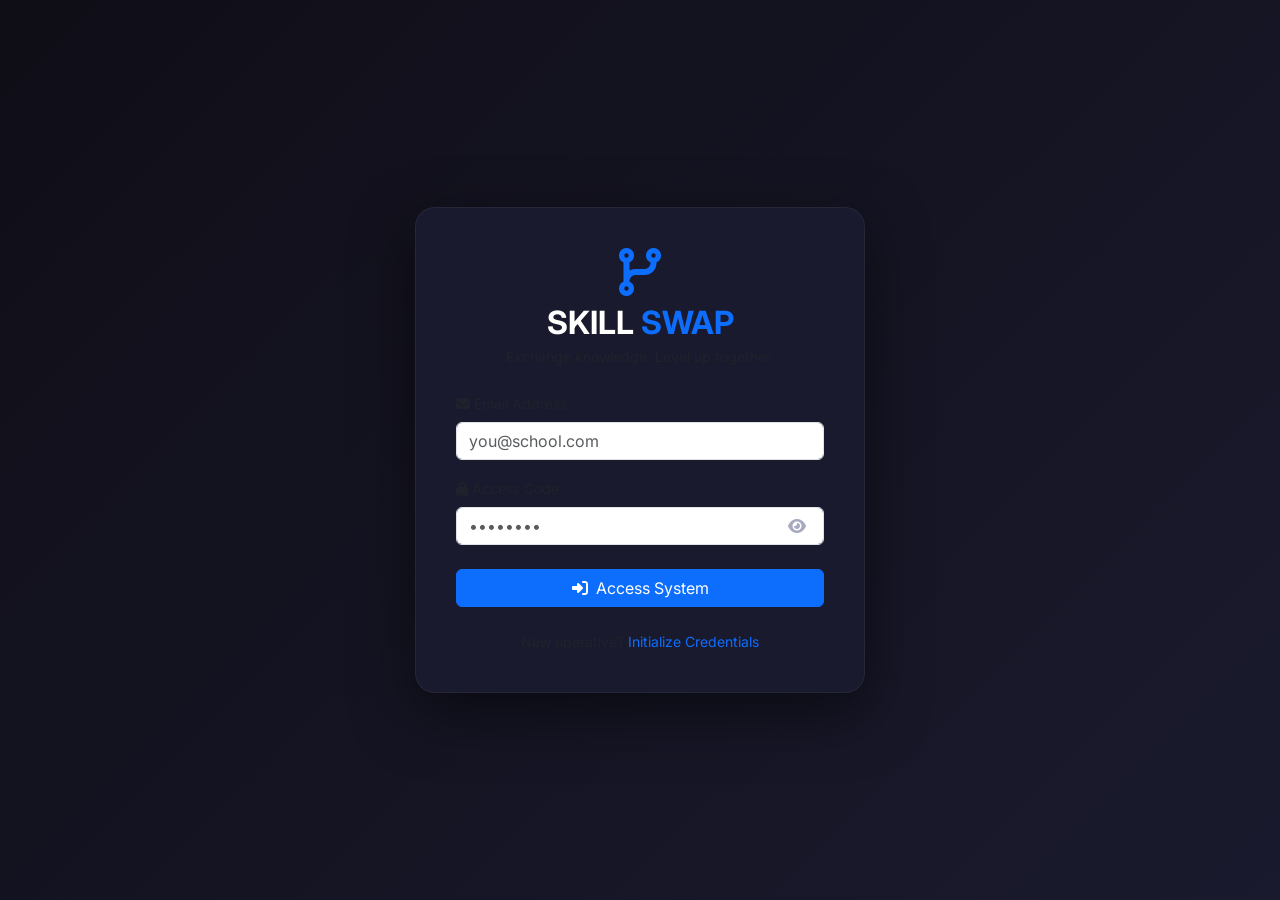
<file: Anirudh Skill swap/index.html>
<!DOCTYPE html>
<html lang="en">
<head>
    <meta charset="UTF-8">
    <meta name="viewport" content="width=device-width, initial-scale=1.0">
    <title>Skill Swap</title>
    <!-- Favicon / Meta -->
    <link href="https://cdn.jsdelivr.net/npm/bootstrap@5.3.0/dist/css/bootstrap.min.css" rel="stylesheet">
    <link rel="stylesheet" href="https://cdnjs.cloudflare.com/ajax/libs/font-awesome/6.4.0/css/all.min.css">
    <link href="https://fonts.googleapis.com/css2?family=Inter:wght@400;600;700&display=swap" rel="stylesheet">
    <link rel="stylesheet" href="css/style.css">
    <script>
        // Check authentication state immediately
        const user = localStorage.getItem('currentUser');
        if (user) {
            window.location.replace('dashboard.html');
        } else {
            window.location.replace('login.html');
        }
    </script>
</head>
<body style="background: #0f0e17; color: #fffffe; display: flex; align-items: center; justify-content: center; height: 100vh; margin: 0; font-family: 'Inter', sans-serif;">
    <div class="text-center">
        <i class="fas fa-code-branch fa-3x text-primary mb-3"></i>
        <h3 class="fw-bold">SKILL <span class="text-primary">SWAP</span></h3>
        <p class="text-muted small"><i class="fas fa-spinner fa-spin me-2"></i>Loading system...</p>
    </div>
</body>
</html>
</file>
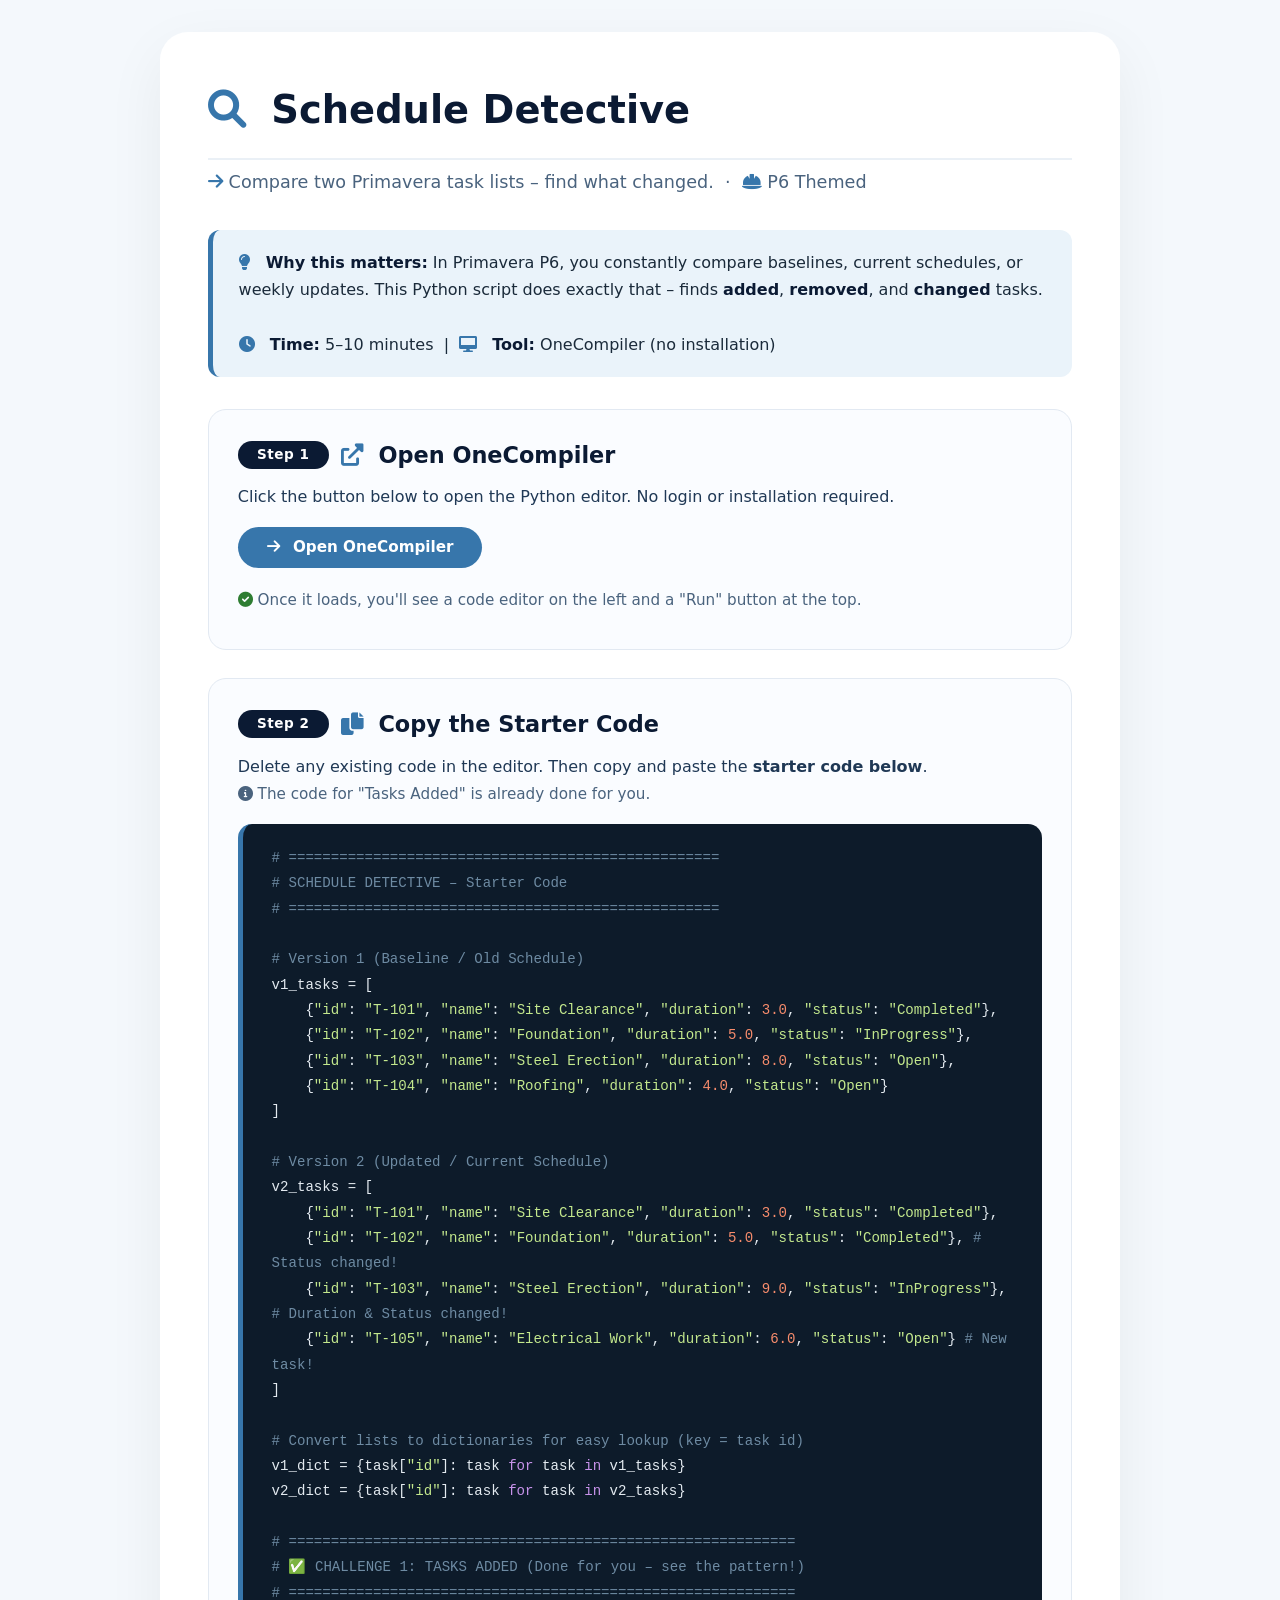
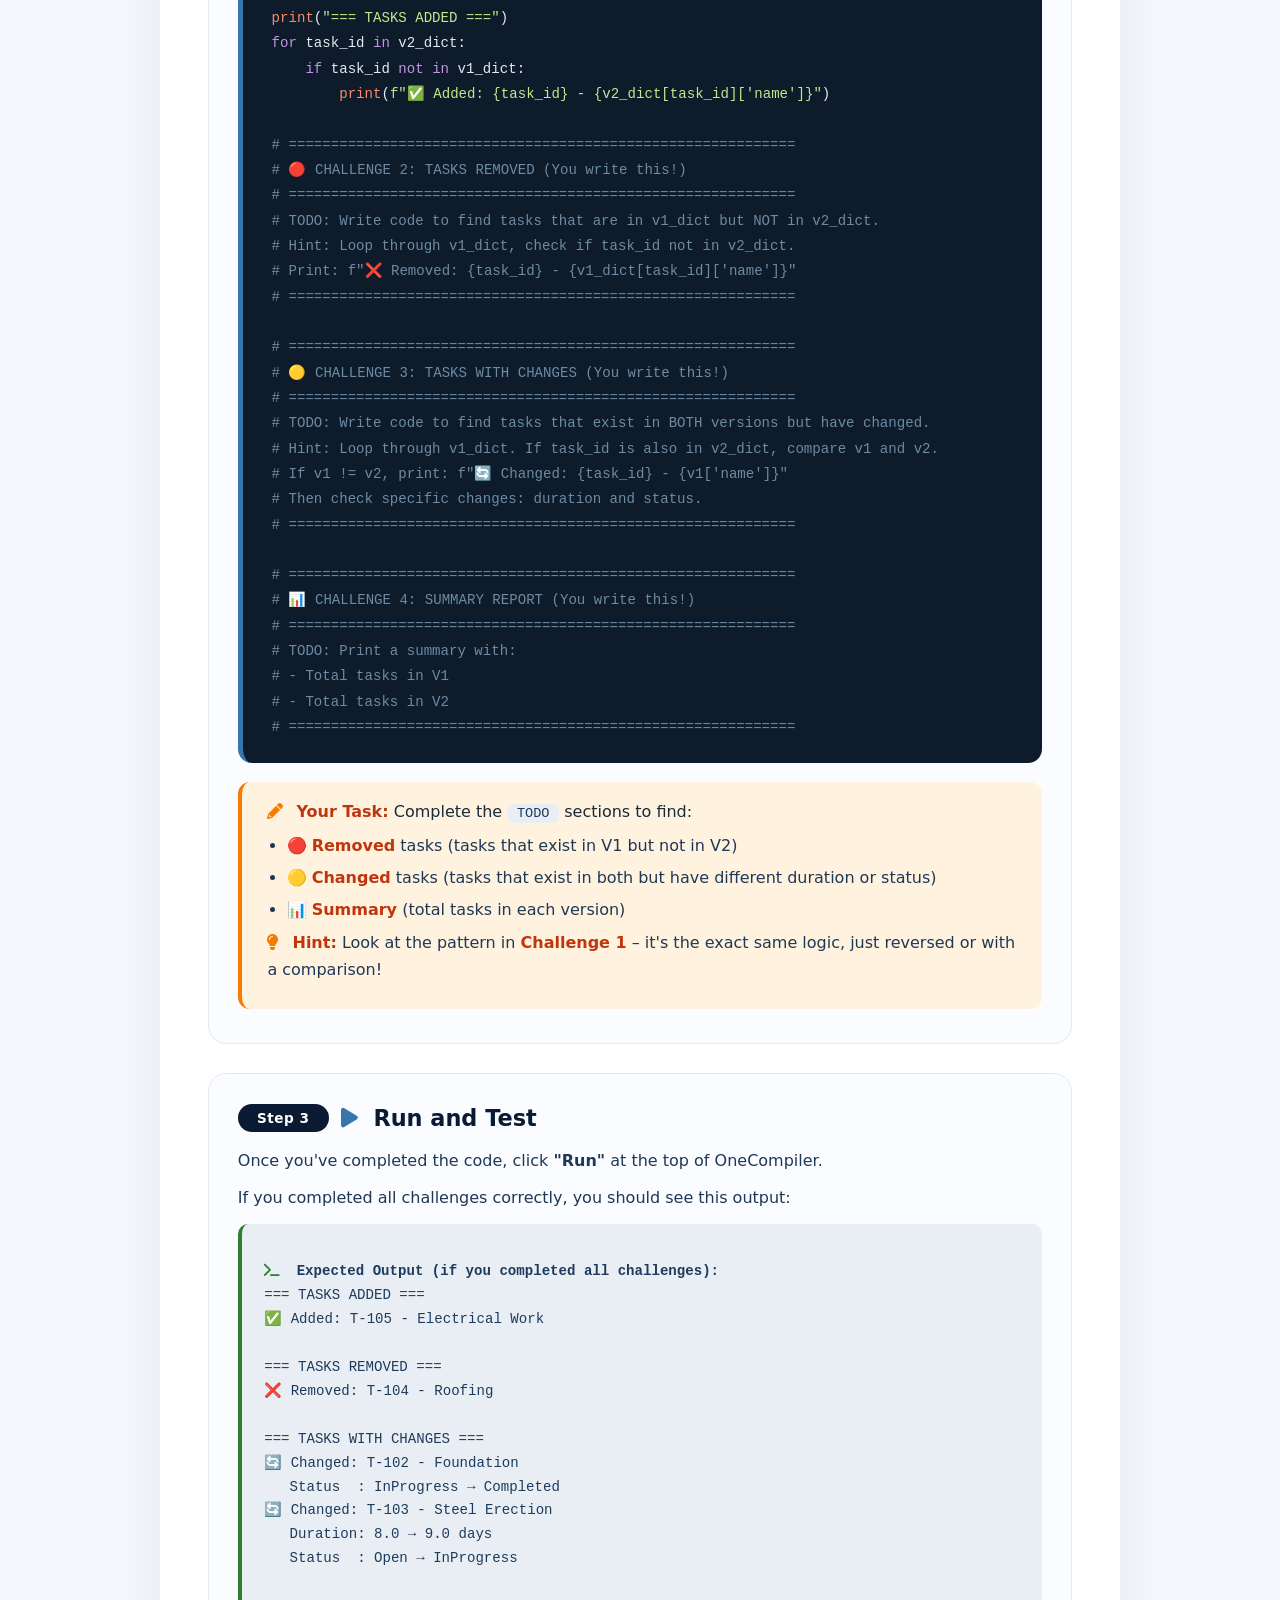
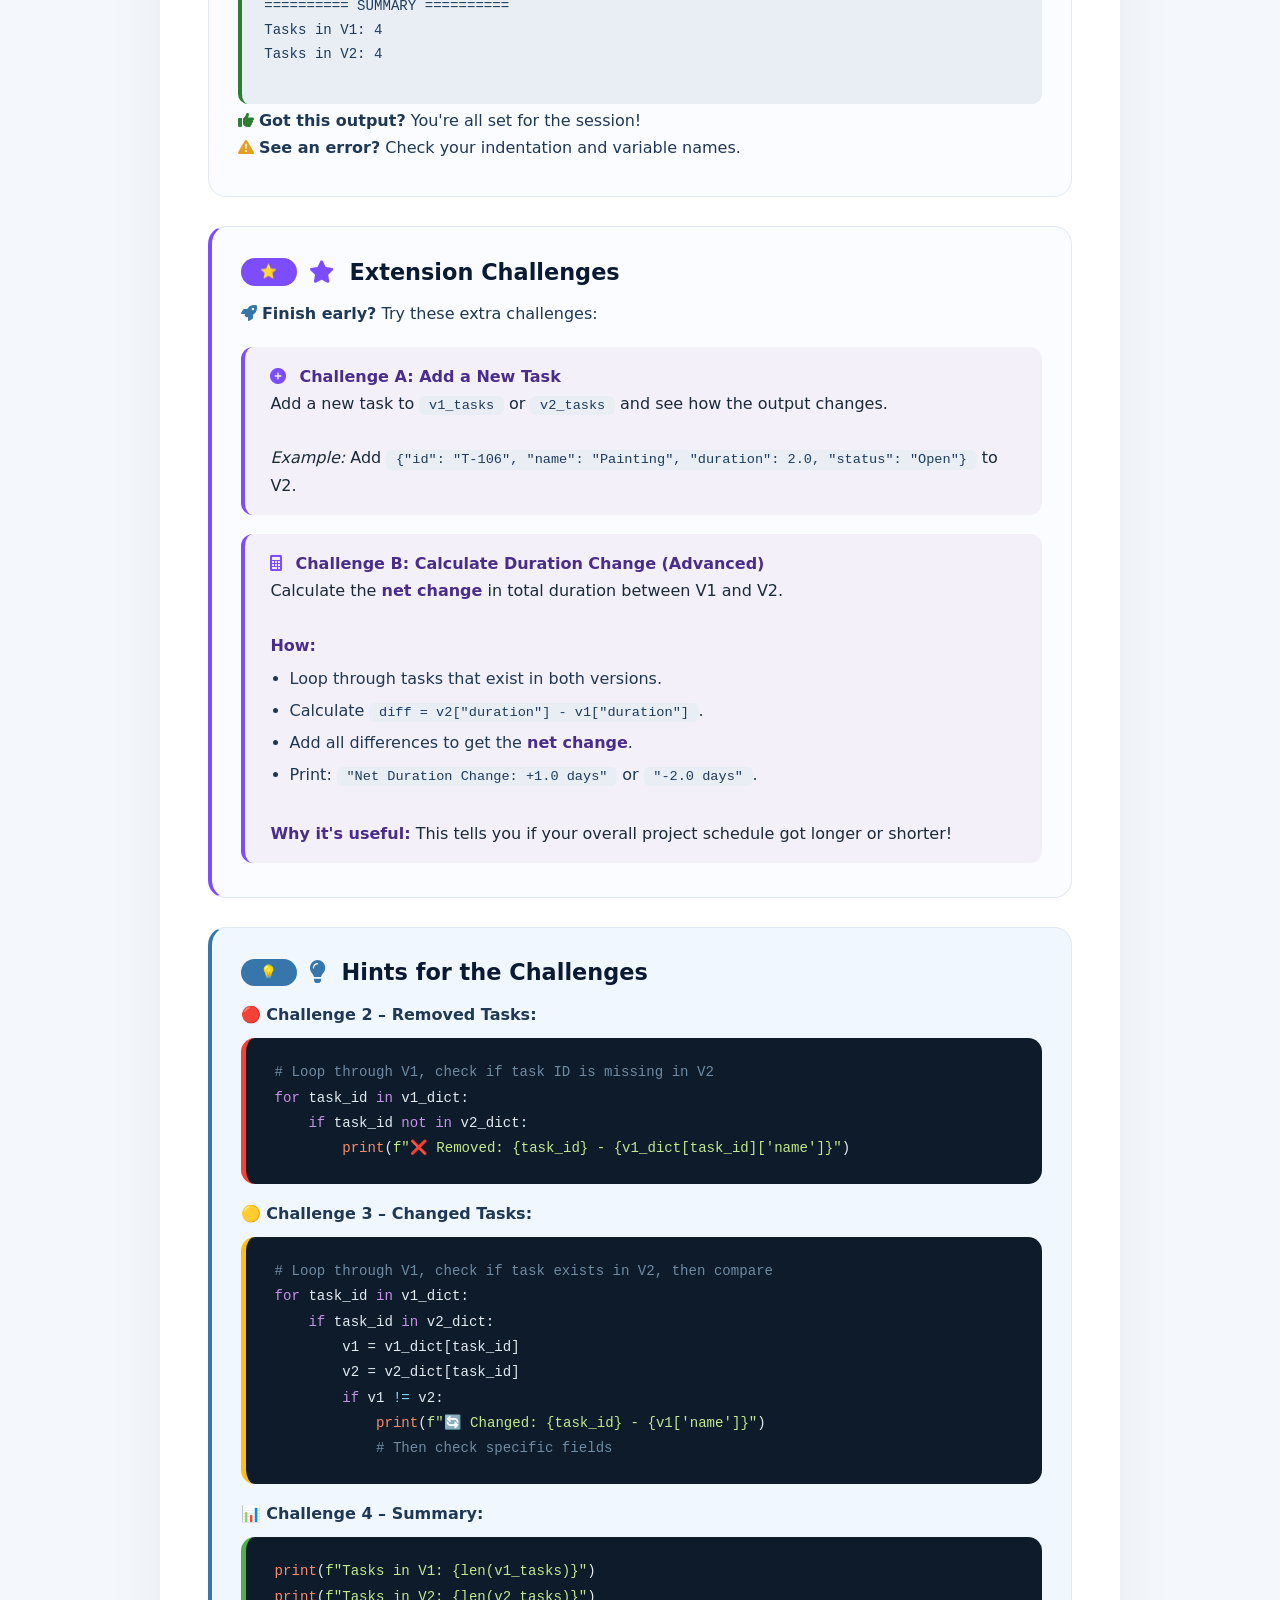
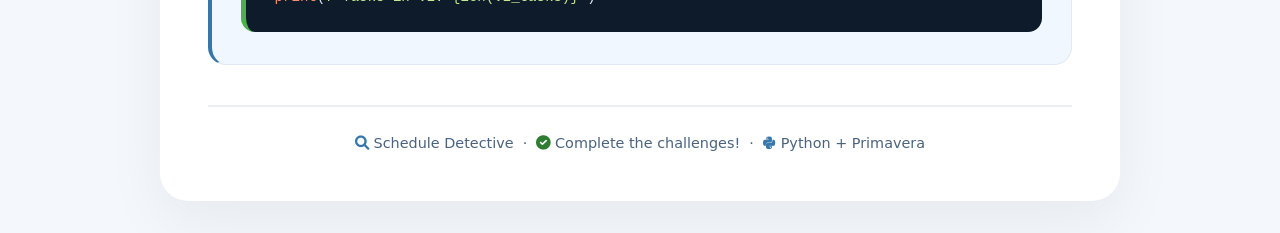
<file: compare.html>
<!DOCTYPE html>
<html lang="en">
<head>
    <meta charset="UTF-8" />
    <meta name="viewport" content="width=device-width, initial-scale=1.0" />
    <title>Schedule Detective – Python Lab</title>
    <link rel="stylesheet" href="https://cdnjs.cloudflare.com/ajax/libs/font-awesome/6.0.0-beta3/css/all.min.css" />
    <style>
        * {
            margin: 0;
            padding: 0;
            box-sizing: border-box;
        }
        body {
            font-family: 'Segoe UI', system-ui, -apple-system, sans-serif;
            background: #f4f8fc;
            color: #1a2a3a;
            padding: 2rem 1rem;
            line-height: 1.7;
        }
        .container {
            max-width: 960px;
            margin: 0 auto;
            background: #ffffff;
            border-radius: 28px;
            box-shadow: 0 20px 60px rgba(0, 20, 40, 0.06);
            padding: 2.8rem 3rem;
        }
        h1 {
            font-size: 2.4rem;
            color: #0b1a33;
            border-bottom: 2px solid #eaf0f6;
            padding-bottom: 1rem;
            margin-bottom: 0.5rem;
        }
        h1 i {
            color: #3776ab;
            margin-right: 12px;
        }
        .subtitle {
            color: #4a637e;
            margin-bottom: 2rem;
            font-size: 1.1rem;
        }
        .subtitle i {
            color: #3776ab;
        }

        .info-box {
            background: #eaf3fa;
            border-left: 5px solid #3776ab;
            border-radius: 12px;
            padding: 1.2rem 1.6rem;
            margin-bottom: 2rem;
        }
        .info-box i {
            color: #3776ab;
            margin-right: 10px;
        }
        .info-box strong {
            color: #0b1a33;
        }

        .step {
            background: #fafcff;
            border: 1px solid #e2e9f2;
            border-radius: 18px;
            padding: 1.6rem 1.8rem;
            margin: 1.8rem 0;
        }
        .step-header {
            display: flex;
            align-items: center;
            gap: 12px;
            margin-bottom: 0.6rem;
        }
        .step-number {
            background: #0b1a33;
            color: #fff;
            font-weight: 700;
            font-size: 0.85rem;
            padding: 0.15rem 1.2rem;
            border-radius: 40px;
            letter-spacing: 0.5px;
            white-space: nowrap;
        }
        .step h2 {
            font-size: 1.4rem;
            color: #0b1a33;
            margin: 0;
        }
        .step h2 i {
            color: #3776ab;
            margin-right: 8px;
        }
        .step p {
            color: #1f3855;
            margin-bottom: 0.6rem;
        }
        .step ul {
            margin: 0.4rem 0 0.4rem 1.6rem;
            color: #1f3855;
        }
        .step li {
            margin-bottom: 0.3rem;
        }

        .code-block {
            background: #0d1b2a;
            color: #e3eaf0;
            border-radius: 14px;
            padding: 1.4rem 1.8rem;
            margin: 1rem 0 1.2rem 0;
            overflow-x: auto;
            font-family: 'JetBrains Mono', 'Fira Code', monospace;
            font-size: 0.88rem;
            line-height: 1.8;
            border-left: 5px solid #3776ab;
            position: relative;
        }
        .code-block .comment {
            color: #6e8ba3;
        }
        .code-block .keyword {
            color: #c792ea;
        }
        .code-block .string {
            color: #c3e88d;
        }
        .code-block .func {
            color: #82aaff;
        }
        .code-block .builtin {
            color: #f78c6c;
        }
        .code-block .number {
            color: #f78c6c;
        }
        .code-block .op {
            color: #89ddff;
        }
        .code-block .highlight-yellow {
            background: rgba(255, 235, 59, 0.2);
            border-left: 3px solid #ffeb3b;
            padding-left: 0.5rem;
        }

        .output-block {
            background: #e9eef4;
            border-radius: 10px;
            padding: 0.8rem 1.4rem;
            margin: 0.8rem 0 0.2rem 0;
            font-family: 'JetBrains Mono', monospace;
            font-size: 0.88rem;
            color: #1d3b5c;
            border-left: 4px solid #2e7d32;
            white-space: pre-wrap;
        }
        .output-block i {
            color: #2e7d32;
            margin-right: 8px;
        }

        .challenge-box {
            background: #f4f0fa;
            border-radius: 12px;
            padding: 1rem 1.6rem;
            margin: 1.2rem 0 0.5rem 0;
            border-left: 4px solid #7c4dff;
        }
        .challenge-box i {
            color: #7c4dff;
            margin-right: 8px;
        }
        .challenge-box strong {
            color: #4a2c8a;
        }

        .btn-link {
            display: inline-block;
            background: #3776ab;
            color: #fff;
            padding: 0.5rem 1.8rem;
            border-radius: 40px;
            text-decoration: none;
            font-weight: 600;
            font-size: 0.95rem;
            transition: 0.2s;
            margin: 0.4rem 0;
        }
        .btn-link:hover {
            background: #1f5a8e;
            transform: translateY(-2px);
            box-shadow: 0 6px 20px rgba(55, 118, 171, 0.25);
        }
        .btn-link i {
            margin-right: 8px;
        }

        .inline-code {
            background: #e9eef4;
            color: #1d3b5c;
            padding: 0.15rem 0.6rem;
            border-radius: 6px;
            font-family: 'JetBrains Mono', monospace;
            font-size: 0.85rem;
            font-weight: 500;
        }

        .todo-box {
            background: #fff3e0;
            border-radius: 12px;
            padding: 1rem 1.6rem;
            margin: 1rem 0 0.5rem 0;
            border-left: 4px solid #f57c00;
        }
        .todo-box i {
            color: #f57c00;
            margin-right: 8px;
        }
        .todo-box strong {
            color: #bf360c;
        }

        .footer {
            margin-top: 2.5rem;
            padding-top: 1.5rem;
            border-top: 2px solid #eaf0f6;
            text-align: center;
            color: #4a637e;
            font-size: 0.9rem;
        }
        .footer i {
            color: #3776ab;
        }

        @media (max-width: 700px) {
            .container {
                padding: 1.5rem 1.2rem;
            }
            h1 {
                font-size: 1.8rem;
            }
            .step {
                padding: 1.2rem 1.2rem;
            }
            .step h2 {
                font-size: 1.2rem;
            }
            .code-block {
                font-size: 0.78rem;
                padding: 0.9rem 1rem;
            }
        }
    </style>
</head>
<body>

    <div class="container">

        <h1><i class="fas fa-search"></i> Schedule Detective</h1>
        <div class="subtitle">
            <i class="fas fa-arrow-right"></i> Compare two Primavera task lists – find what changed.
            &nbsp;·&nbsp; <i class="fas fa-hard-hat"></i> P6 Themed
        </div>

        <!-- ===== INFO ===== -->
        <div class="info-box">
            <i class="fas fa-lightbulb"></i>
            <strong>Why this matters:</strong> In Primavera P6, you constantly compare baselines, current schedules, or weekly updates.
            This Python script does exactly that – finds <strong>added</strong>, <strong>removed</strong>, and <strong>changed</strong> tasks.
            <br><br>
            <i class="fas fa-clock"></i> <strong>Time:</strong> 5–10 minutes &nbsp;|&nbsp;
            <i class="fas fa-desktop"></i> <strong>Tool:</strong> OneCompiler (no installation)
        </div>

        <!-- ========================================================== -->
        <!-- STEP 1 -->
        <div class="step">
            <div class="step-header">
                <span class="step-number">Step 1</span>
                <h2><i class="fas fa-external-link-alt"></i> Open OneCompiler</h2>
            </div>
            <p>Click the button below to open the Python editor. No login or installation required.</p>
            <a href="https://onecompiler.com/python" target="_blank" class="btn-link">
                <i class="fas fa-arrow-right"></i> Open OneCompiler
            </a>
            <p style="margin-top:0.8rem; font-size:0.95rem; color:#4a637e;">
                <i class="fas fa-check-circle" style="color:#2e7d32;"></i> Once it loads, you'll see a code editor on the left and a "Run" button at the top.
            </p>
        </div>

        <!-- ========================================================== -->
        <!-- STEP 2 -->
        <div class="step">
            <div class="step-header">
                <span class="step-number">Step 2</span>
                <h2><i class="fas fa-copy"></i> Copy the Starter Code</h2>
            </div>
            <p>Delete any existing code in the editor. Then copy and paste the <strong>starter code below</strong>.
            <br><span style="color:#4a637e; font-size:0.95rem;"><i class="fas fa-info-circle"></i> The code for "Tasks Added" is already done for you.</span></p>

            <div class="code-block">
                <span class="comment"># ===================================================</span><br>
                <span class="comment"># SCHEDULE DETECTIVE – Starter Code</span><br>
                <span class="comment"># ===================================================</span><br><br>
                <span class="comment"># Version 1 (Baseline / Old Schedule)</span><br>
                v1_tasks = [<br>
                &nbsp;&nbsp;&nbsp;&nbsp;{<span class="string">"id"</span>: <span class="string">"T-101"</span>, <span class="string">"name"</span>: <span class="string">"Site Clearance"</span>, <span class="string">"duration"</span>: <span class="number">3.0</span>, <span class="string">"status"</span>: <span class="string">"Completed"</span>},<br>
                &nbsp;&nbsp;&nbsp;&nbsp;{<span class="string">"id"</span>: <span class="string">"T-102"</span>, <span class="string">"name"</span>: <span class="string">"Foundation"</span>, <span class="string">"duration"</span>: <span class="number">5.0</span>, <span class="string">"status"</span>: <span class="string">"InProgress"</span>},<br>
                &nbsp;&nbsp;&nbsp;&nbsp;{<span class="string">"id"</span>: <span class="string">"T-103"</span>, <span class="string">"name"</span>: <span class="string">"Steel Erection"</span>, <span class="string">"duration"</span>: <span class="number">8.0</span>, <span class="string">"status"</span>: <span class="string">"Open"</span>},<br>
                &nbsp;&nbsp;&nbsp;&nbsp;{<span class="string">"id"</span>: <span class="string">"T-104"</span>, <span class="string">"name"</span>: <span class="string">"Roofing"</span>, <span class="string">"duration"</span>: <span class="number">4.0</span>, <span class="string">"status"</span>: <span class="string">"Open"</span>}<br>
                ]<br><br>
                <span class="comment"># Version 2 (Updated / Current Schedule)</span><br>
                v2_tasks = [<br>
                &nbsp;&nbsp;&nbsp;&nbsp;{<span class="string">"id"</span>: <span class="string">"T-101"</span>, <span class="string">"name"</span>: <span class="string">"Site Clearance"</span>, <span class="string">"duration"</span>: <span class="number">3.0</span>, <span class="string">"status"</span>: <span class="string">"Completed"</span>},<br>
                &nbsp;&nbsp;&nbsp;&nbsp;{<span class="string">"id"</span>: <span class="string">"T-102"</span>, <span class="string">"name"</span>: <span class="string">"Foundation"</span>, <span class="string">"duration"</span>: <span class="number">5.0</span>, <span class="string">"status"</span>: <span class="string">"Completed"</span>},      <span class="comment"># Status changed!</span><br>
                &nbsp;&nbsp;&nbsp;&nbsp;{<span class="string">"id"</span>: <span class="string">"T-103"</span>, <span class="string">"name"</span>: <span class="string">"Steel Erection"</span>, <span class="string">"duration"</span>: <span class="number">9.0</span>, <span class="string">"status"</span>: <span class="string">"InProgress"</span>}, <span class="comment"># Duration &amp; Status changed!</span><br>
                &nbsp;&nbsp;&nbsp;&nbsp;{<span class="string">"id"</span>: <span class="string">"T-105"</span>, <span class="string">"name"</span>: <span class="string">"Electrical Work"</span>, <span class="string">"duration"</span>: <span class="number">6.0</span>, <span class="string">"status"</span>: <span class="string">"Open"</span>}       <span class="comment"># New task!</span><br>
                ]<br><br>
                <span class="comment"># Convert lists to dictionaries for easy lookup (key = task id)</span><br>
                v1_dict = {task[<span class="string">"id"</span>]: task <span class="keyword">for</span> task <span class="keyword">in</span> v1_tasks}<br>
                v2_dict = {task[<span class="string">"id"</span>]: task <span class="keyword">for</span> task <span class="keyword">in</span> v2_tasks}<br><br>
                <span class="comment"># ============================================================</span><br>
                <span class="comment"># ✅ CHALLENGE 1: TASKS ADDED (Done for you – see the pattern!)</span><br>
                <span class="comment"># ============================================================</span><br>
                <span class="builtin">print</span>(<span class="string">"=== TASKS ADDED ==="</span>)<br>
                <span class="keyword">for</span> task_id <span class="keyword">in</span> v2_dict:<br>
                &nbsp;&nbsp;&nbsp;&nbsp;<span class="keyword">if</span> task_id <span class="keyword">not</span> <span class="keyword">in</span> v1_dict:<br>
                &nbsp;&nbsp;&nbsp;&nbsp;&nbsp;&nbsp;&nbsp;&nbsp;<span class="builtin">print</span>(<span class="string">f"✅ Added: {task_id} - {v2_dict[task_id]['name']}"</span>)<br><br>
                <span class="comment"># ============================================================</span><br>
                <span class="comment"># 🔴 CHALLENGE 2: TASKS REMOVED (You write this!)</span><br>
                <span class="comment"># ============================================================</span><br>
                <span class="comment"># TODO: Write code to find tasks that are in v1_dict but NOT in v2_dict.</span><br>
                <span class="comment"># Hint: Loop through v1_dict, check if task_id not in v2_dict.</span><br>
                <span class="comment"># Print: f"❌ Removed: {task_id} - {v1_dict[task_id]['name']}"</span><br>
                <span class="comment"># ============================================================</span><br><br>
                <span class="comment"># ============================================================</span><br>
                <span class="comment"># 🟡 CHALLENGE 3: TASKS WITH CHANGES (You write this!)</span><br>
                <span class="comment"># ============================================================</span><br>
                <span class="comment"># TODO: Write code to find tasks that exist in BOTH versions but have changed.</span><br>
                <span class="comment"># Hint: Loop through v1_dict. If task_id is also in v2_dict, compare v1 and v2.</span><br>
                <span class="comment"># If v1 != v2, print: f"🔄 Changed: {task_id} - {v1['name']}"</span><br>
                <span class="comment"># Then check specific changes: duration and status.</span><br>
                <span class="comment"># ============================================================</span><br><br>
                <span class="comment"># ============================================================</span><br>
                <span class="comment"># 📊 CHALLENGE 4: SUMMARY REPORT (You write this!)</span><br>
                <span class="comment"># ============================================================</span><br>
                <span class="comment"># TODO: Print a summary with:</span><br>
                <span class="comment"># - Total tasks in V1</span><br>
                <span class="comment"># - Total tasks in V2</span><br>
                <span class="comment"># ============================================================</span>
            </div>

            <div class="todo-box">
                <i class="fas fa-pencil-alt"></i>
                <strong>Your Task:</strong> Complete the <span class="inline-code">TODO</span> sections to find:
                <ul style="margin:0.4rem 0 0 1.2rem;">
                    <li>🔴 <strong>Removed</strong> tasks (tasks that exist in V1 but not in V2)</li>
                    <li>🟡 <strong>Changed</strong> tasks (tasks that exist in both but have different duration or status)</li>
                    <li>📊 <strong>Summary</strong> (total tasks in each version)</li>
                </ul>
                <p style="margin-top:0.4rem;">
                    <i class="fas fa-lightbulb" style="color:#f57c00;"></i>
                    <strong>Hint:</strong> Look at the pattern in <strong>Challenge 1</strong> – it's the exact same logic, just reversed or with a comparison!
                </p>
            </div>
        </div>

        <!-- ========================================================== -->
        <!-- STEP 3 -->
        <div class="step">
            <div class="step-header">
                <span class="step-number">Step 3</span>
                <h2><i class="fas fa-play"></i> Run and Test</h2>
            </div>
            <p>Once you've completed the code, click <strong>"Run"</strong> at the top of OneCompiler.</p>
            <p>If you completed all challenges correctly, you should see this output:</p>

            <div class="output-block">
<i class="fas fa-terminal"></i> <strong>Expected Output (if you completed all challenges):</strong>
=== TASKS ADDED ===
✅ Added: T-105 - Electrical Work

=== TASKS REMOVED ===
❌ Removed: T-104 - Roofing

=== TASKS WITH CHANGES ===
🔄 Changed: T-102 - Foundation
   Status  : InProgress → Completed
🔄 Changed: T-103 - Steel Erection
   Duration: 8.0 → 9.0 days
   Status  : Open → InProgress

========== SUMMARY ==========
Tasks in V1: 4
Tasks in V2: 4
            </div>
            <p>
                <i class="fas fa-thumbs-up" style="color:#2e7d32;"></i> <strong>Got this output?</strong> You're all set for the session!
                <br>
                <i class="fas fa-exclamation-triangle" style="color:#e6a020;"></i> <strong>See an error?</strong> Check your indentation and variable names.
            </p>
        </div>

        <!-- ========================================================== -->
        <!-- EXTENSION CHALLENGES -->
        <div class="step" style="border-left: 4px solid #7c4dff; background: #fafcff;">
            <div class="step-header">
                <span class="step-number" style="background:#7c4dff;">⭐</span>
                <h2><i class="fas fa-star" style="color:#7c4dff;"></i> Extension Challenges</h2>
            </div>
            <p><i class="fas fa-rocket" style="color:#3776ab;"></i> <strong>Finish early?</strong> Try these extra challenges:</p>

            <div class="challenge-box">
                <i class="fas fa-plus-circle"></i>
                <strong>Challenge A: Add a New Task</strong><br>
                Add a new task to <span class="inline-code">v1_tasks</span> or <span class="inline-code">v2_tasks</span> and see how the output changes.
                <br><br>
                <em>Example:</em> Add <span class="inline-code">{"id": "T-106", "name": "Painting", "duration": 2.0, "status": "Open"}</span> to V2.
            </div>

            <div class="challenge-box">
                <i class="fas fa-calculator"></i>
                <strong>Challenge B: Calculate Duration Change (Advanced)</strong><br>
                Calculate the <strong>net change</strong> in total duration between V1 and V2.
                <br><br>
                <strong>How:</strong>
                <ul style="margin:0.4rem 0 0 1.2rem;">
                    <li>Loop through tasks that exist in both versions.</li>
                    <li>Calculate <span class="inline-code">diff = v2["duration"] - v1["duration"]</span>.</li>
                    <li>Add all differences to get the <strong>net change</strong>.</li>
                    <li>Print: <span class="inline-code">"Net Duration Change: +1.0 days"</span> or <span class="inline-code">"-2.0 days"</span>.</li>
                </ul>
                <br>
                <strong>Why it's useful:</strong> This tells you if your overall project schedule got longer or shorter!
            </div>
        </div>

        <!-- ========================================================== -->
        <!-- HINTS SECTION -->
        <div class="step" style="background: #f1f7fe; border-left: 4px solid #3776ab;">
            <div class="step-header">
                <span class="step-number" style="background:#3776ab;">💡</span>
                <h2><i class="fas fa-lightbulb" style="color:#3776ab;"></i> Hints for the Challenges</h2>
            </div>
            <p><strong>🔴 Challenge 2 – Removed Tasks:</strong></p>
            <div class="code-block" style="margin:0.4rem 0; border-left-color:#f44336;">
                <span class="comment"># Loop through V1, check if task ID is missing in V2</span><br>
                <span class="keyword">for</span> task_id <span class="keyword">in</span> v1_dict:<br>
                &nbsp;&nbsp;&nbsp;&nbsp;<span class="keyword">if</span> task_id <span class="keyword">not</span> <span class="keyword">in</span> v2_dict:<br>
                &nbsp;&nbsp;&nbsp;&nbsp;&nbsp;&nbsp;&nbsp;&nbsp;<span class="builtin">print</span>(<span class="string">f"❌ Removed: {task_id} - {v1_dict[task_id]['name']}"</span>)
            </div>

            <p style="margin-top:1rem;"><strong>🟡 Challenge 3 – Changed Tasks:</strong></p>
            <div class="code-block" style="margin:0.4rem 0; border-left-color:#ffc107;">
                <span class="comment"># Loop through V1, check if task exists in V2, then compare</span><br>
                <span class="keyword">for</span> task_id <span class="keyword">in</span> v1_dict:<br>
                &nbsp;&nbsp;&nbsp;&nbsp;<span class="keyword">if</span> task_id <span class="keyword">in</span> v2_dict:<br>
                &nbsp;&nbsp;&nbsp;&nbsp;&nbsp;&nbsp;&nbsp;&nbsp;v1 = v1_dict[task_id]<br>
                &nbsp;&nbsp;&nbsp;&nbsp;&nbsp;&nbsp;&nbsp;&nbsp;v2 = v2_dict[task_id]<br>
                &nbsp;&nbsp;&nbsp;&nbsp;&nbsp;&nbsp;&nbsp;&nbsp;<span class="keyword">if</span> v1 <span class="op">!=</span> v2:<br>
                &nbsp;&nbsp;&nbsp;&nbsp;&nbsp;&nbsp;&nbsp;&nbsp;&nbsp;&nbsp;&nbsp;&nbsp;<span class="builtin">print</span>(<span class="string">f"🔄 Changed: {task_id} - {v1['name']}"</span>)<br>
                &nbsp;&nbsp;&nbsp;&nbsp;&nbsp;&nbsp;&nbsp;&nbsp;&nbsp;&nbsp;&nbsp;&nbsp;<span class="comment"># Then check specific fields</span>
            </div>

            <p style="margin-top:1rem;"><strong>📊 Challenge 4 – Summary:</strong></p>
            <div class="code-block" style="margin:0.4rem 0; border-left-color:#4caf50;">
                <span class="builtin">print</span>(<span class="string">f"Tasks in V1: {len(v1_tasks)}"</span>)<br>
                <span class="builtin">print</span>(<span class="string">f"Tasks in V2: {len(v2_tasks)}"</span>)
            </div>
        </div>

        <!-- ========================================================== -->
        <!-- FOOTER -->
        <div class="footer">
            <i class="fas fa-search"></i> Schedule Detective &nbsp;·&nbsp;
            <i class="fas fa-check-circle" style="color:#2e7d32;"></i> Complete the challenges! &nbsp;·&nbsp;
            <i class="fab fa-python"></i> Python + Primavera
        </div>

    </div>

</body>
</html>
</file>
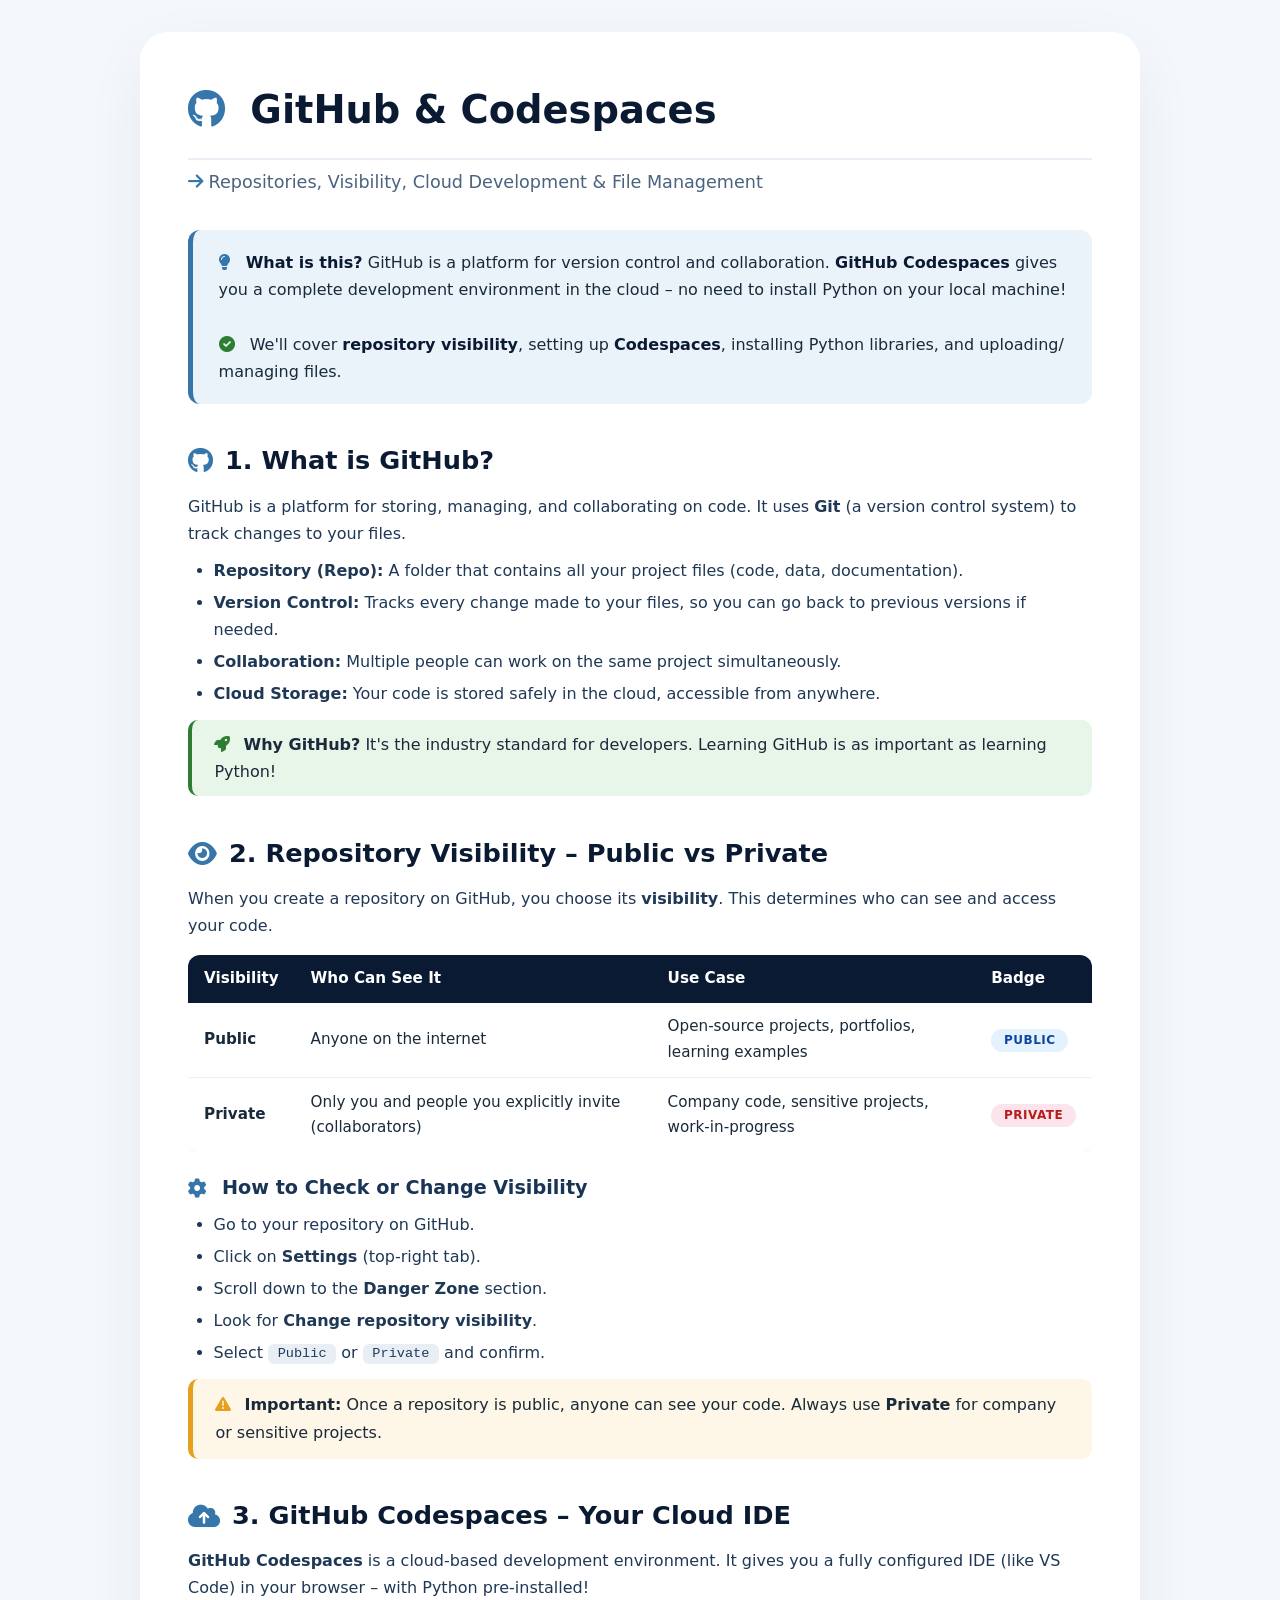
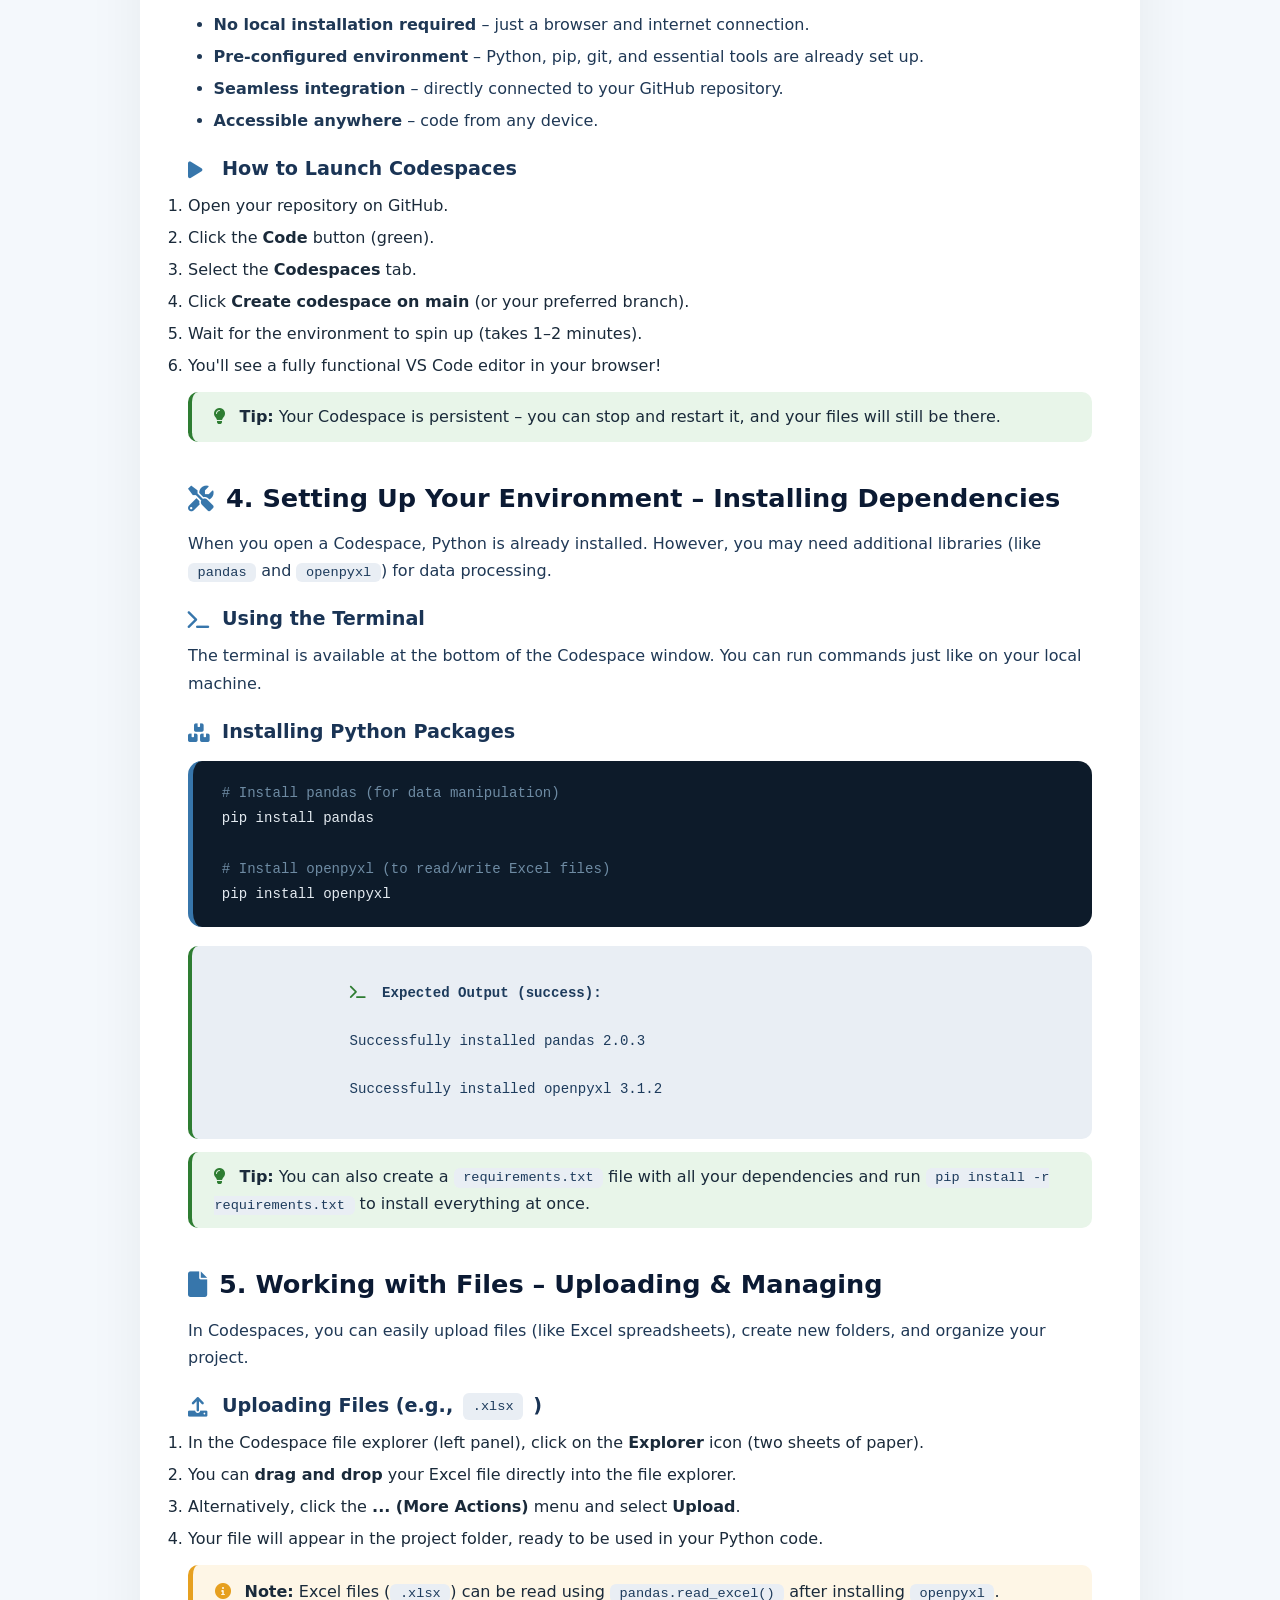
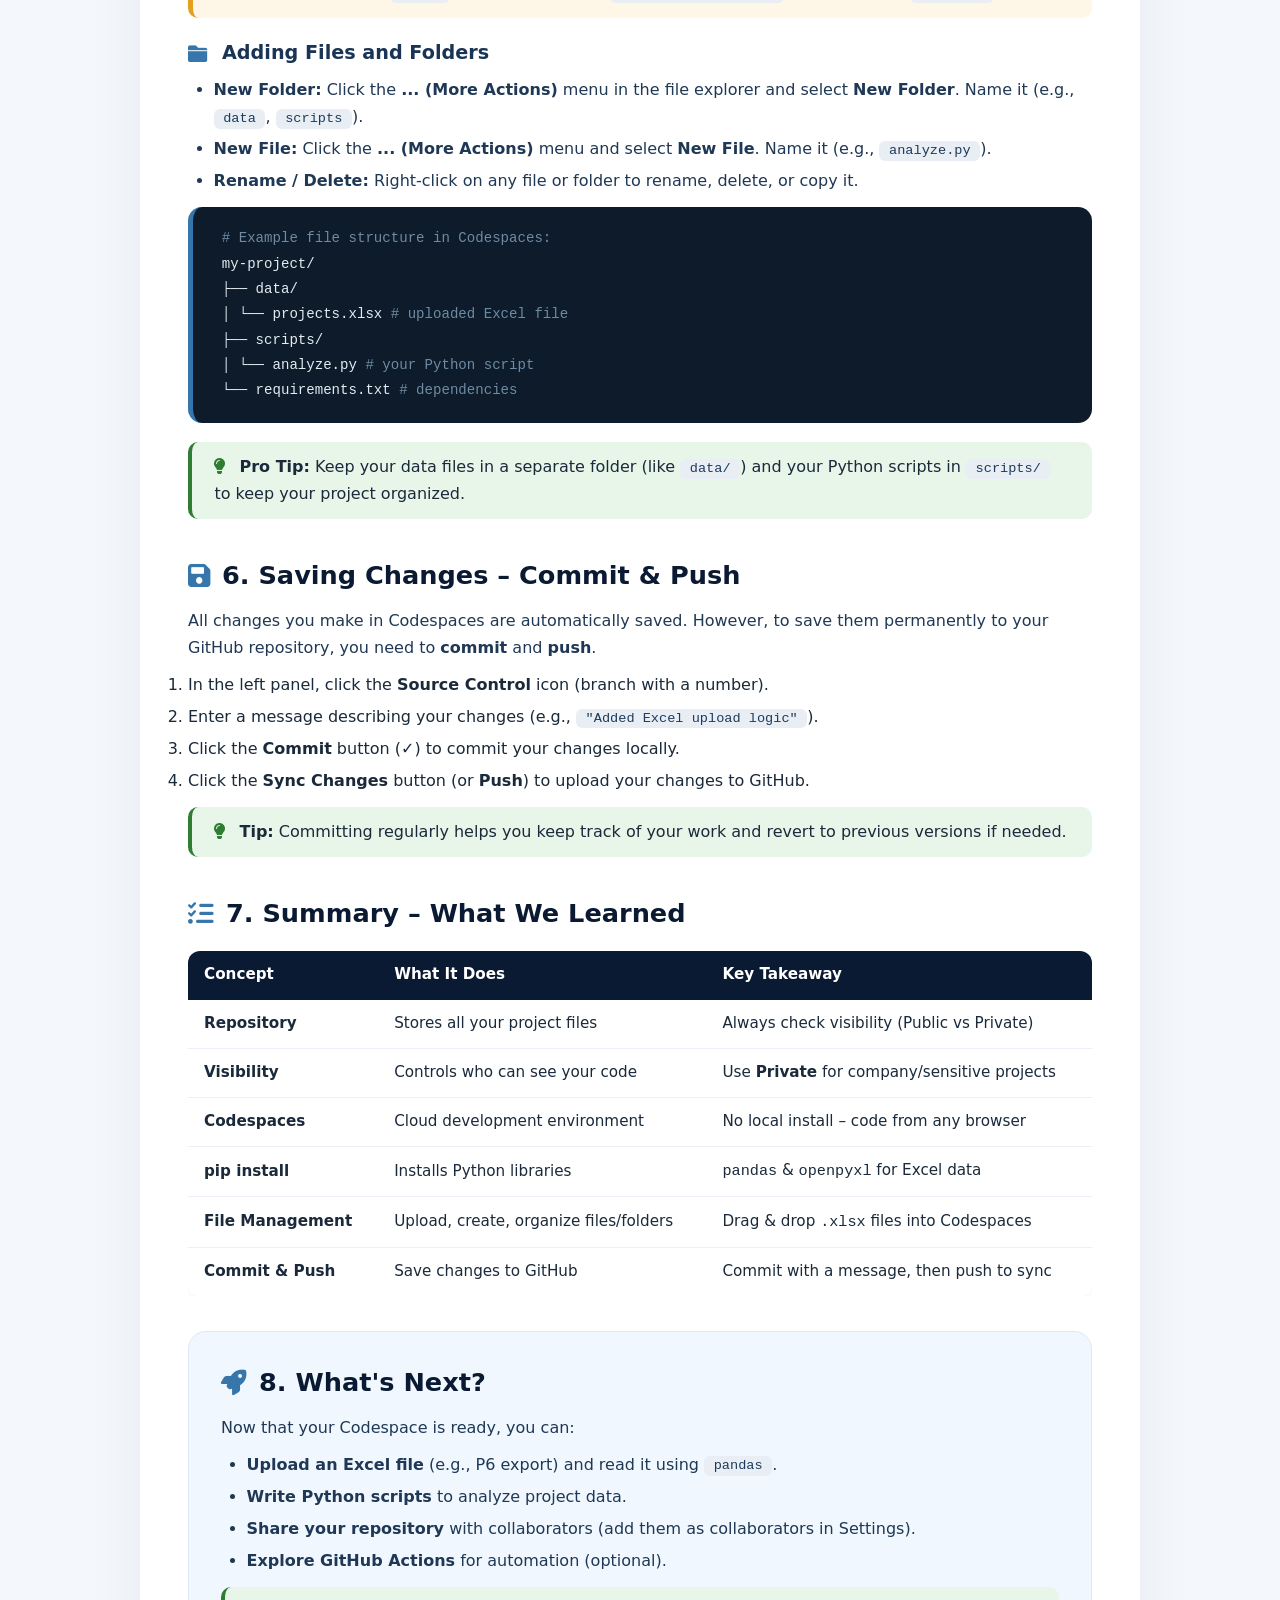
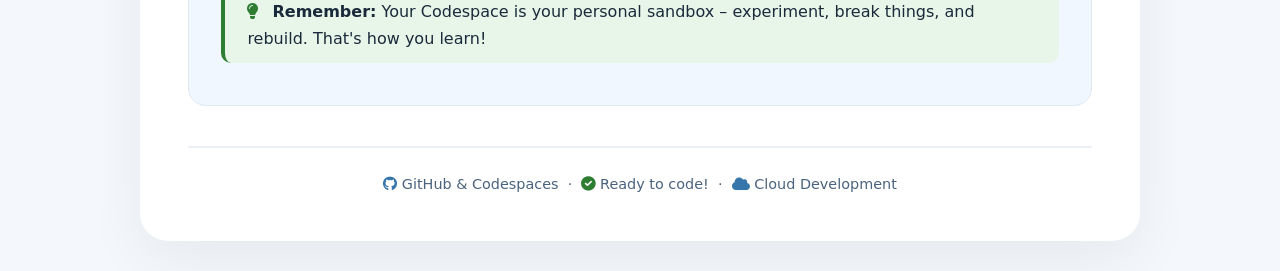
<file: github.html>
<!DOCTYPE html>
<html lang="en">
<head>
    <meta charset="UTF-8" />
    <meta name="viewport" content="width=device-width, initial-scale=1.0" />
    <title>GitHub & Codespaces – Beginner's Guide</title>
    <!-- Font Awesome -->
    <link rel="stylesheet" href="https://cdnjs.cloudflare.com/ajax/libs/font-awesome/6.0.0-beta3/css/all.min.css" />
    <style>
        * {
            margin: 0;
            padding: 0;
            box-sizing: border-box;
        }
        body {
            font-family: 'Segoe UI', system-ui, -apple-system, sans-serif;
            background: #f4f8fc;
            color: #1a2a3a;
            padding: 2rem 1rem;
            line-height: 1.7;
        }
        .container {
            max-width: 1000px;
            margin: 0 auto;
            background: #ffffff;
            border-radius: 28px;
            box-shadow: 0 20px 60px rgba(0, 20, 40, 0.06);
            padding: 2.8rem 3rem;
        }
        h1 {
            font-size: 2.4rem;
            color: #0b1a33;
            border-bottom: 2px solid #eaf0f6;
            padding-bottom: 1rem;
            margin-bottom: 0.5rem;
        }
        h1 i {
            color: #3776ab;
            margin-right: 12px;
        }
        .subtitle {
            color: #4a637e;
            margin-bottom: 2rem;
            font-size: 1.1rem;
        }
        .subtitle i {
            color: #3776ab;
        }
        .info-box {
            background: #eaf3fa;
            border-left: 5px solid #3776ab;
            border-radius: 12px;
            padding: 1.2rem 1.6rem;
            margin-bottom: 2rem;
        }
        .info-box i {
            color: #3776ab;
            margin-right: 10px;
        }
        .info-box strong {
            color: #0b1a33;
        }
        .section {
            margin: 2.2rem 0;
        }
        .section h2 {
            font-size: 1.6rem;
            color: #0b1a33;
            display: flex;
            align-items: center;
            gap: 12px;
            margin-bottom: 0.6rem;
        }
        .section h2 i {
            color: #3776ab;
        }
        .section h3 {
            font-size: 1.2rem;
            color: #1a3455;
            margin: 1.2rem 0 0.4rem 0;
            display: flex;
            align-items: center;
            gap: 10px;
        }
        .section h3 i {
            color: #3776ab;
            width: 24px;
        }
        .section p {
            color: #1f3855;
            margin-bottom: 0.6rem;
        }
        .section ul {
            margin: 0.4rem 0 0.8rem 1.6rem;
            color: #1f3855;
        }
        .section li {
            margin-bottom: 0.3rem;
        }
        .code-block {
            background: #0d1b2a;
            color: #e3eaf0;
            border-radius: 14px;
            padding: 1.2rem 1.8rem;
            margin: 0.8rem 0 1.2rem 0;
            overflow-x: auto;
            font-family: 'JetBrains Mono', 'Fira Code', monospace;
            font-size: 0.88rem;
            line-height: 1.8;
            border-left: 5px solid #3776ab;
        }
        .code-block .comment {
            color: #6e8ba3;
        }
        .code-block .keyword {
            color: #c792ea;
        }
        .code-block .string {
            color: #c3e88d;
        }
        .code-block .builtin {
            color: #f78c6c;
        }
        .code-block .op {
            color: #89ddff;
        }
        .output-block {
            background: #e9eef4;
            border-radius: 10px;
            padding: 0.8rem 1.4rem;
            margin: 0.8rem 0 0.2rem 0;
            font-family: 'JetBrains Mono', monospace;
            font-size: 0.88rem;
            color: #1d3b5c;
            border-left: 4px solid #2e7d32;
            white-space: pre-wrap;
        }
        .output-block i {
            color: #2e7d32;
            margin-right: 8px;
        }
        .tip-box {
            background: #e8f5e9;
            border-radius: 10px;
            padding: 0.7rem 1.4rem;
            margin: 0.8rem 0;
            border-left: 4px solid #2e7d32;
        }
        .tip-box i {
            color: #2e7d32;
            margin-right: 8px;
        }
        .warning-box {
            background: #fef6e6;
            border-left: 5px solid #e6a020;
            border-radius: 10px;
            padding: 0.8rem 1.4rem;
            margin: 0.8rem 0;
        }
        .warning-box i {
            color: #e6a020;
            margin-right: 8px;
        }
        .table-wrap {
            overflow-x: auto;
            margin: 1rem 0;
        }
        .table-wrap table {
            width: 100%;
            border-collapse: collapse;
            font-size: 0.95rem;
            border-radius: 12px;
            overflow: hidden;
            box-shadow: 0 2px 8px rgba(0, 0, 0, 0.04);
        }
        .table-wrap th {
            background: #0b1a33;
            color: #fff;
            padding: 0.7rem 1rem;
            text-align: left;
        }
        .table-wrap td {
            padding: 0.7rem 1rem;
            border-bottom: 1px solid #eaf0f6;
            background: #fff;
        }
        .table-wrap tr:last-child td {
            border-bottom: none;
        }
        .inline-code {
            background: #e9eef4;
            color: #1d3b5c;
            padding: 0.15rem 0.6rem;
            border-radius: 6px;
            font-family: 'JetBrains Mono', monospace;
            font-size: 0.85rem;
            font-weight: 500;
        }
        .badge-visibility {
            display: inline-block;
            padding: 0.1rem 0.8rem;
            border-radius: 30px;
            font-weight: 700;
            font-size: 0.75rem;
            letter-spacing: 0.5px;
        }
        .badge-public {
            background: #e3f2fd;
            color: #0d47a1;
        }
        .badge-private {
            background: #fce4ec;
            color: #b71c1c;
        }
        .footer {
            margin-top: 2.5rem;
            padding-top: 1.5rem;
            border-top: 2px solid #eaf0f6;
            text-align: center;
            color: #4a637e;
            font-size: 0.9rem;
        }
        .footer i {
            color: #3776ab;
        }
        @media (max-width: 700px) {
            .container {
                padding: 1.5rem 1.2rem;
            }
            h1 {
                font-size: 1.8rem;
            }
            .section h2 {
                font-size: 1.3rem;
            }
            .code-block {
                font-size: 0.78rem;
                padding: 0.9rem 1rem;
            }
            .table-wrap table {
                font-size: 0.82rem;
            }
            .table-wrap th,
            .table-wrap td {
                padding: 0.4rem 0.6rem;
            }
        }
    </style>
</head>
<body>

    <div class="container">

        <h1><i class="fab fa-github"></i> GitHub &amp; Codespaces</h1>
        <div class="subtitle">
            <i class="fas fa-arrow-right"></i> Repositories, Visibility, Cloud Development &amp; File Management
        </div>

        <div class="info-box">
            <i class="fas fa-lightbulb"></i>
            <strong>What is this?</strong> GitHub is a platform for version control and collaboration.
            <strong>GitHub Codespaces</strong> gives you a complete development environment in the cloud – no need to install Python on your local machine!
            <br><br>
            <i class="fas fa-check-circle" style="color:#2e7d32;"></i>
            We'll cover <strong>repository visibility</strong>, setting up <strong>Codespaces</strong>, installing Python libraries, and uploading/ managing files.
        </div>

        <!-- ========================================================== -->
        <!-- SECTION 1: WHAT IS GITHUB? -->
        <div class="section">
            <h2><i class="fab fa-github"></i> 1. What is GitHub?</h2>
            <p>
                GitHub is a platform for storing, managing, and collaborating on code. It uses <strong>Git</strong> (a version control system) to track changes to your files.
            </p>
            <ul>
                <li><strong>Repository (Repo):</strong> A folder that contains all your project files (code, data, documentation).</li>
                <li><strong>Version Control:</strong> Tracks every change made to your files, so you can go back to previous versions if needed.</li>
                <li><strong>Collaboration:</strong> Multiple people can work on the same project simultaneously.</li>
                <li><strong>Cloud Storage:</strong> Your code is stored safely in the cloud, accessible from anywhere.</li>
            </ul>
            <div class="tip-box">
                <i class="fas fa-rocket"></i>
                <strong>Why GitHub?</strong> It's the industry standard for developers. Learning GitHub is as important as learning Python!
            </div>
        </div>

        <!-- ========================================================== -->
        <!-- SECTION 2: REPOSITORY VISIBILITY -->
        <div class="section">
            <h2><i class="fas fa-eye"></i> 2. Repository Visibility – Public vs Private</h2>
            <p>
                When you create a repository on GitHub, you choose its <strong>visibility</strong>. This determines who can see and access your code.
            </p>

            <div class="table-wrap">
                <table>
                    <thead>
                        <tr>
                            <th>Visibility</th>
                            <th>Who Can See It</th>
                            <th>Use Case</th>
                            <th>Badge</th>
                        </tr>
                    </thead>
                    <tbody>
                        <tr>
                            <td><strong>Public</strong></td>
                            <td>Anyone on the internet</td>
                            <td>Open-source projects, portfolios, learning examples</td>
                            <td><span class="badge-visibility badge-public">PUBLIC</span></td>
                        </tr>
                        <tr>
                            <td><strong>Private</strong></td>
                            <td>Only you and people you explicitly invite (collaborators)</td>
                            <td>Company code, sensitive projects, work-in-progress</td>
                            <td><span class="badge-visibility badge-private">PRIVATE</span></td>
                        </tr>
                    </tbody>
                </table>
            </div>

            <h3><i class="fas fa-cog"></i> How to Check or Change Visibility</h3>
            <ul>
                <li>Go to your repository on GitHub.</li>
                <li>Click on <strong>Settings</strong> (top-right tab).</li>
                <li>Scroll down to the <strong>Danger Zone</strong> section.</li>
                <li>Look for <strong>Change repository visibility</strong>.</li>
                <li>Select <span class="inline-code">Public</span> or <span class="inline-code">Private</span> and confirm.</li>
            </ul>
            <div class="warning-box">
                <i class="fas fa-exclamation-triangle"></i>
                <strong>Important:</strong> Once a repository is public, anyone can see your code. Always use <strong>Private</strong> for company or sensitive projects.
            </div>
        </div>

        <!-- ========================================================== -->
        <!-- SECTION 3: GITHUB CODESPACES -->
        <div class="section">
            <h2><i class="fas fa-cloud-upload-alt"></i> 3. GitHub Codespaces – Your Cloud IDE</h2>
            <p>
                <strong>GitHub Codespaces</strong> is a cloud-based development environment. It gives you a fully configured IDE (like VS Code) in your browser – with Python pre-installed!
            </p>
            <ul>
                <li><strong>No local installation required</strong> – just a browser and internet connection.</li>
                <li><strong>Pre-configured environment</strong> – Python, pip, git, and essential tools are already set up.</li>
                <li><strong>Seamless integration</strong> – directly connected to your GitHub repository.</li>
                <li><strong>Accessible anywhere</strong> – code from any device.</li>
            </ul>

            <h3><i class="fas fa-play"></i> How to Launch Codespaces</h3>
            <ol>
                <li>Open your repository on GitHub.</li>
                <li>Click the <strong>Code</strong> button (green).</li>
                <li>Select the <strong>Codespaces</strong> tab.</li>
                <li>Click <strong>Create codespace on main</strong> (or your preferred branch).</li>
                <li>Wait for the environment to spin up (takes 1–2 minutes).</li>
                <li>You'll see a fully functional VS Code editor in your browser!</li>
            </ol>

            <div class="tip-box">
                <i class="fas fa-lightbulb"></i>
                <strong>Tip:</strong> Your Codespace is persistent – you can stop and restart it, and your files will still be there.
            </div>
        </div>

        <!-- ========================================================== -->
        <!-- SECTION 4: SETTING UP YOUR ENVIRONMENT -->
        <div class="section">
            <h2><i class="fas fa-tools"></i> 4. Setting Up Your Environment – Installing Dependencies</h2>
            <p>
                When you open a Codespace, Python is already installed. However, you may need additional libraries (like <span class="inline-code">pandas</span> and <span class="inline-code">openpyxl</span>) for data processing.
            </p>

            <h3><i class="fas fa-terminal"></i> Using the Terminal</h3>
            <p>
                The terminal is available at the bottom of the Codespace window. You can run commands just like on your local machine.
            </p>

            <h3><i class="fas fa-boxes"></i> Installing Python Packages</h3>
            <div class="code-block">
                <span class="comment"># Install pandas (for data manipulation)</span><br>
                pip install pandas<br><br>
                <span class="comment"># Install openpyxl (to read/write Excel files)</span><br>
                pip install openpyxl
            </div>

            <div class="output-block">
                <i class="fas fa-terminal"></i> <strong>Expected Output (success):</strong><br>
                Successfully installed pandas 2.0.3<br>
                Successfully installed openpyxl 3.1.2
            </div>

            <div class="tip-box">
                <i class="fas fa-lightbulb"></i>
                <strong>Tip:</strong> You can also create a <span class="inline-code">requirements.txt</span> file with all your dependencies and run <span class="inline-code">pip install -r requirements.txt</span> to install everything at once.
            </div>
        </div>

        <!-- ========================================================== -->
        <!-- SECTION 5: WORKING WITH FILES -->
        <div class="section">
            <h2><i class="fas fa-file"></i> 5. Working with Files – Uploading &amp; Managing</h2>
            <p>
                In Codespaces, you can easily upload files (like Excel spreadsheets), create new folders, and organize your project.
            </p>

            <h3><i class="fas fa-upload"></i> Uploading Files (e.g., <span class="inline-code">.xlsx</span>)</h3>
            <ol>
                <li>In the Codespace file explorer (left panel), click on the <strong>Explorer</strong> icon (two sheets of paper).</li>
                <li>You can <strong>drag and drop</strong> your Excel file directly into the file explorer.</li>
                <li>Alternatively, click the <strong>... (More Actions)</strong> menu and select <strong>Upload</strong>.</li>
                <li>Your file will appear in the project folder, ready to be used in your Python code.</li>
            </ol>

            <div class="warning-box">
                <i class="fas fa-info-circle"></i>
                <strong>Note:</strong> Excel files (<span class="inline-code">.xlsx</span>) can be read using <span class="inline-code">pandas.read_excel()</span> after installing <span class="inline-code">openpyxl</span>.
            </div>

            <h3><i class="fas fa-folder"></i> Adding Files and Folders</h3>
            <ul>
                <li>
                    <strong>New Folder:</strong> Click the <strong>... (More Actions)</strong> menu in the file explorer and select <strong>New Folder</strong>. Name it (e.g., <span class="inline-code">data</span>, <span class="inline-code">scripts</span>).
                </li>
                <li>
                    <strong>New File:</strong> Click the <strong>... (More Actions)</strong> menu and select <strong>New File</strong>. Name it (e.g., <span class="inline-code">analyze.py</span>).
                </li>
                <li>
                    <strong>Rename / Delete:</strong> Right-click on any file or folder to rename, delete, or copy it.
                </li>
            </ul>

            <div class="code-block">
                <span class="comment"># Example file structure in Codespaces:</span><br>
                my-project/<br>
                ├── data/<br>
                │   └── projects.xlsx  <span class="comment"># uploaded Excel file</span><br>
                ├── scripts/<br>
                │   └── analyze.py    <span class="comment"># your Python script</span><br>
                └── requirements.txt  <span class="comment"># dependencies</span>
            </div>

            <div class="tip-box">
                <i class="fas fa-lightbulb"></i>
                <strong>Pro Tip:</strong> Keep your data files in a separate folder (like <span class="inline-code">data/</span>) and your Python scripts in <span class="inline-code">scripts/</span> to keep your project organized.
            </div>
        </div>

        <!-- ========================================================== -->
        <!-- SECTION 6: SAVING & COMMITTING CHANGES -->
        <div class="section">
            <h2><i class="fas fa-save"></i> 6. Saving Changes – Commit &amp; Push</h2>
            <p>
                All changes you make in Codespaces are automatically saved. However, to save them permanently to your GitHub repository, you need to <strong>commit</strong> and <strong>push</strong>.
            </p>
            <ol>
                <li>In the left panel, click the <strong>Source Control</strong> icon (branch with a number).</li>
                <li>Enter a message describing your changes (e.g., <span class="inline-code">"Added Excel upload logic"</span>).</li>
                <li>Click the <strong>Commit</strong> button (✓) to commit your changes locally.</li>
                <li>Click the <strong>Sync Changes</strong> button (or <strong>Push</strong>) to upload your changes to GitHub.</li>
            </ol>
            <div class="tip-box">
                <i class="fas fa-lightbulb"></i>
                <strong>Tip:</strong> Committing regularly helps you keep track of your work and revert to previous versions if needed.
            </div>
        </div>

        <!-- ========================================================== -->
        <!-- SECTION 7: SUMMARY -->
        <div class="section">
            <h2><i class="fas fa-list-check"></i> 7. Summary – What We Learned</h2>
            <div class="table-wrap">
                <table>
                    <thead>
                        <tr>
                            <th>Concept</th>
                            <th>What It Does</th>
                            <th>Key Takeaway</th>
                        </tr>
                    </thead>
                    <tbody>
                        <tr>
                            <td><strong>Repository</strong></td>
                            <td>Stores all your project files</td>
                            <td>Always check visibility (Public vs Private)</td>
                        </tr>
                        <tr>
                            <td><strong>Visibility</strong></td>
                            <td>Controls who can see your code</td>
                            <td>Use <strong>Private</strong> for company/sensitive projects</td>
                        </tr>
                        <tr>
                            <td><strong>Codespaces</strong></td>
                            <td>Cloud development environment</td>
                            <td>No local install – code from any browser</td>
                        </tr>
                        <tr>
                            <td><strong>pip install</strong></td>
                            <td>Installs Python libraries</td>
                            <td><code>pandas</code> &amp; <code>openpyxl</code> for Excel data</td>
                        </tr>
                        <tr>
                            <td><strong>File Management</strong></td>
                            <td>Upload, create, organize files/folders</td>
                            <td>Drag &amp; drop <code>.xlsx</code> files into Codespaces</td>
                        </tr>
                        <tr>
                            <td><strong>Commit &amp; Push</strong></td>
                            <td>Save changes to GitHub</td>
                            <td>Commit with a message, then push to sync</td>
                        </tr>
                    </tbody>
                </table>
            </div>
        </div>

        <!-- ========================================================== -->
        <!-- SECTION 8: NEXT STEPS -->
        <div class="section" style="background:#f1f7fe; border-radius:18px; padding:1.8rem 2rem; border:1px solid #dde8f2;">
            <h2 style="margin-top:0;"><i class="fas fa-rocket"></i> 8. What's Next?</h2>
            <p>
                Now that your Codespace is ready, you can:
            </p>
            <ul>
                <li><strong>Upload an Excel file</strong> (e.g., P6 export) and read it using <span class="inline-code">pandas</span>.</li>
                <li><strong>Write Python scripts</strong> to analyze project data.</li>
                <li><strong>Share your repository</strong> with collaborators (add them as collaborators in Settings).</li>
                <li><strong>Explore GitHub Actions</strong> for automation (optional).</li>
            </ul>
            <div class="tip-box" style="margin-top:0.8rem;">
                <i class="fas fa-lightbulb"></i>
                <strong>Remember:</strong> Your Codespace is your personal sandbox – experiment, break things, and rebuild. That's how you learn!
            </div>
        </div>

        <!-- ========================================================== -->
        <div class="footer">
            <i class="fab fa-github"></i> GitHub &amp; Codespaces &nbsp;·&nbsp;
            <i class="fas fa-check-circle" style="color:#2e7d32;"></i> Ready to code! &nbsp;·&nbsp;
            <i class="fas fa-cloud"></i> Cloud Development
        </div>

    </div>
</body>
</html>
</file>
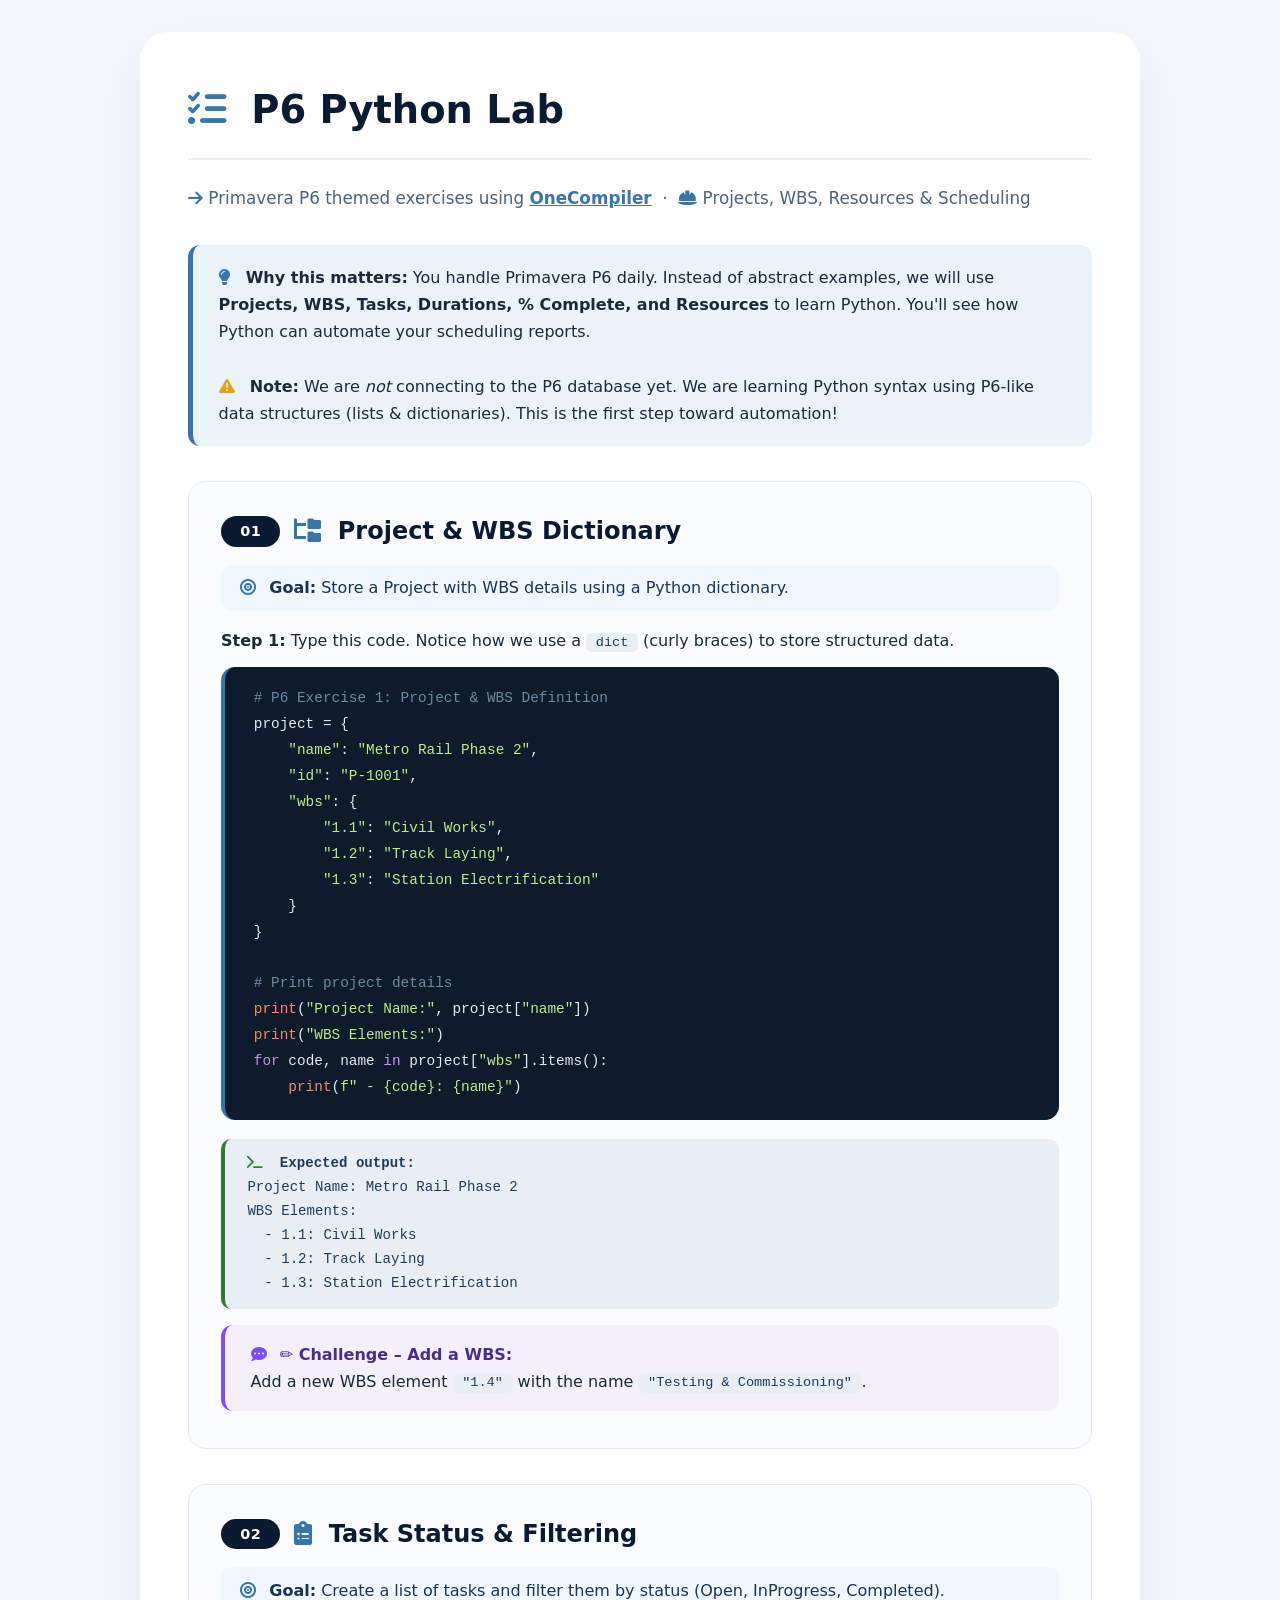
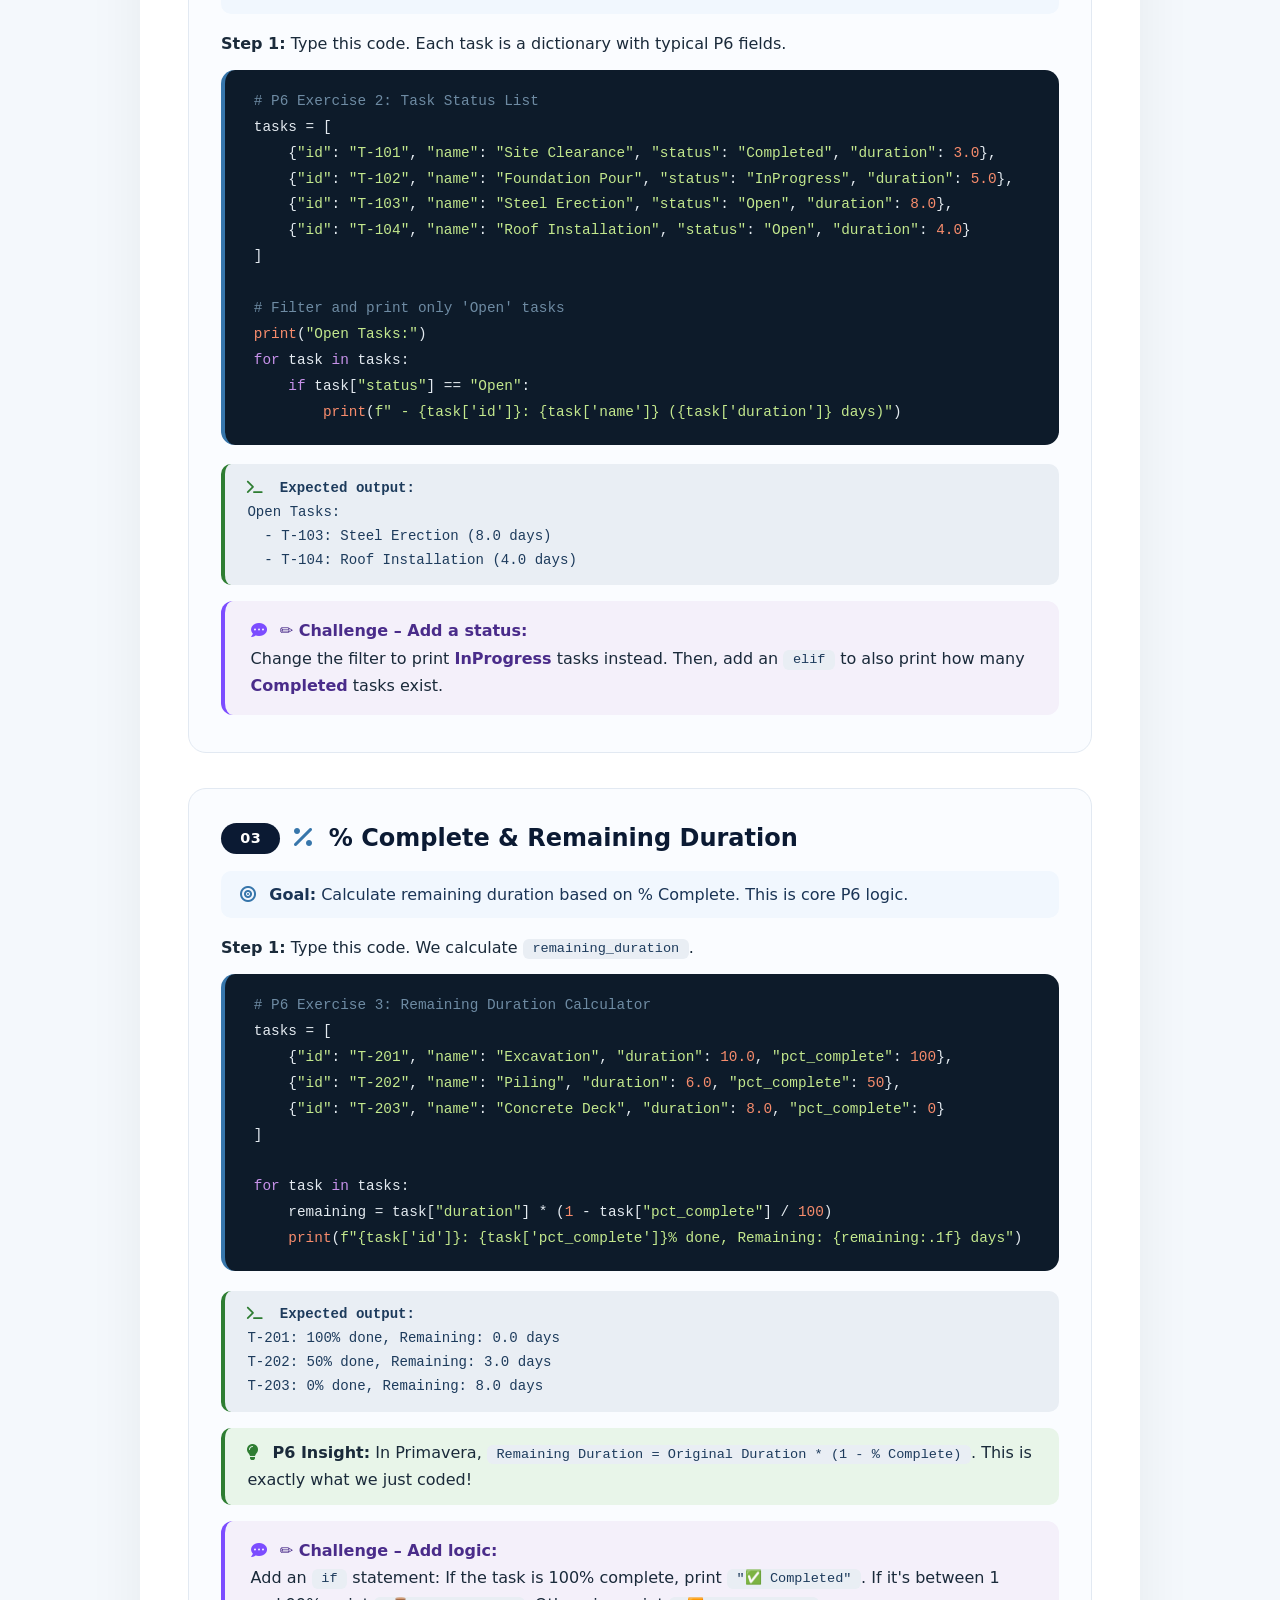
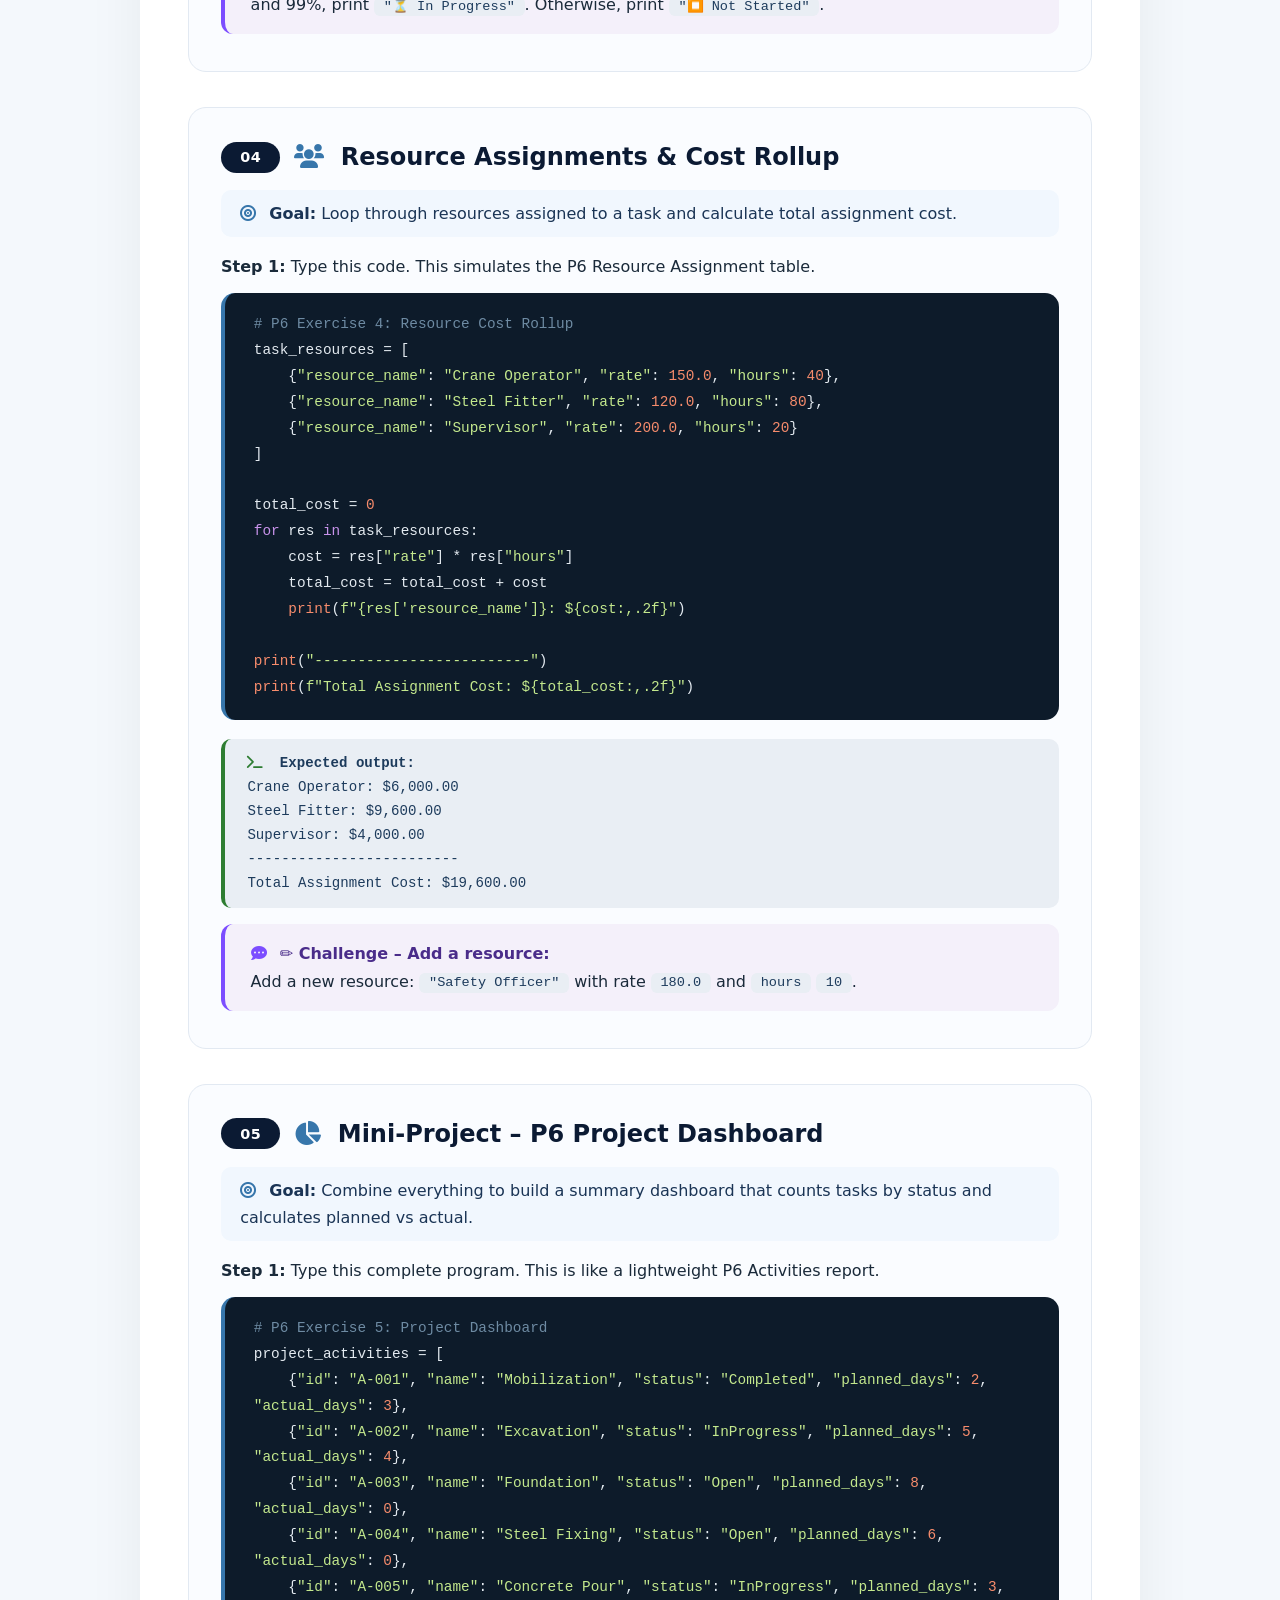
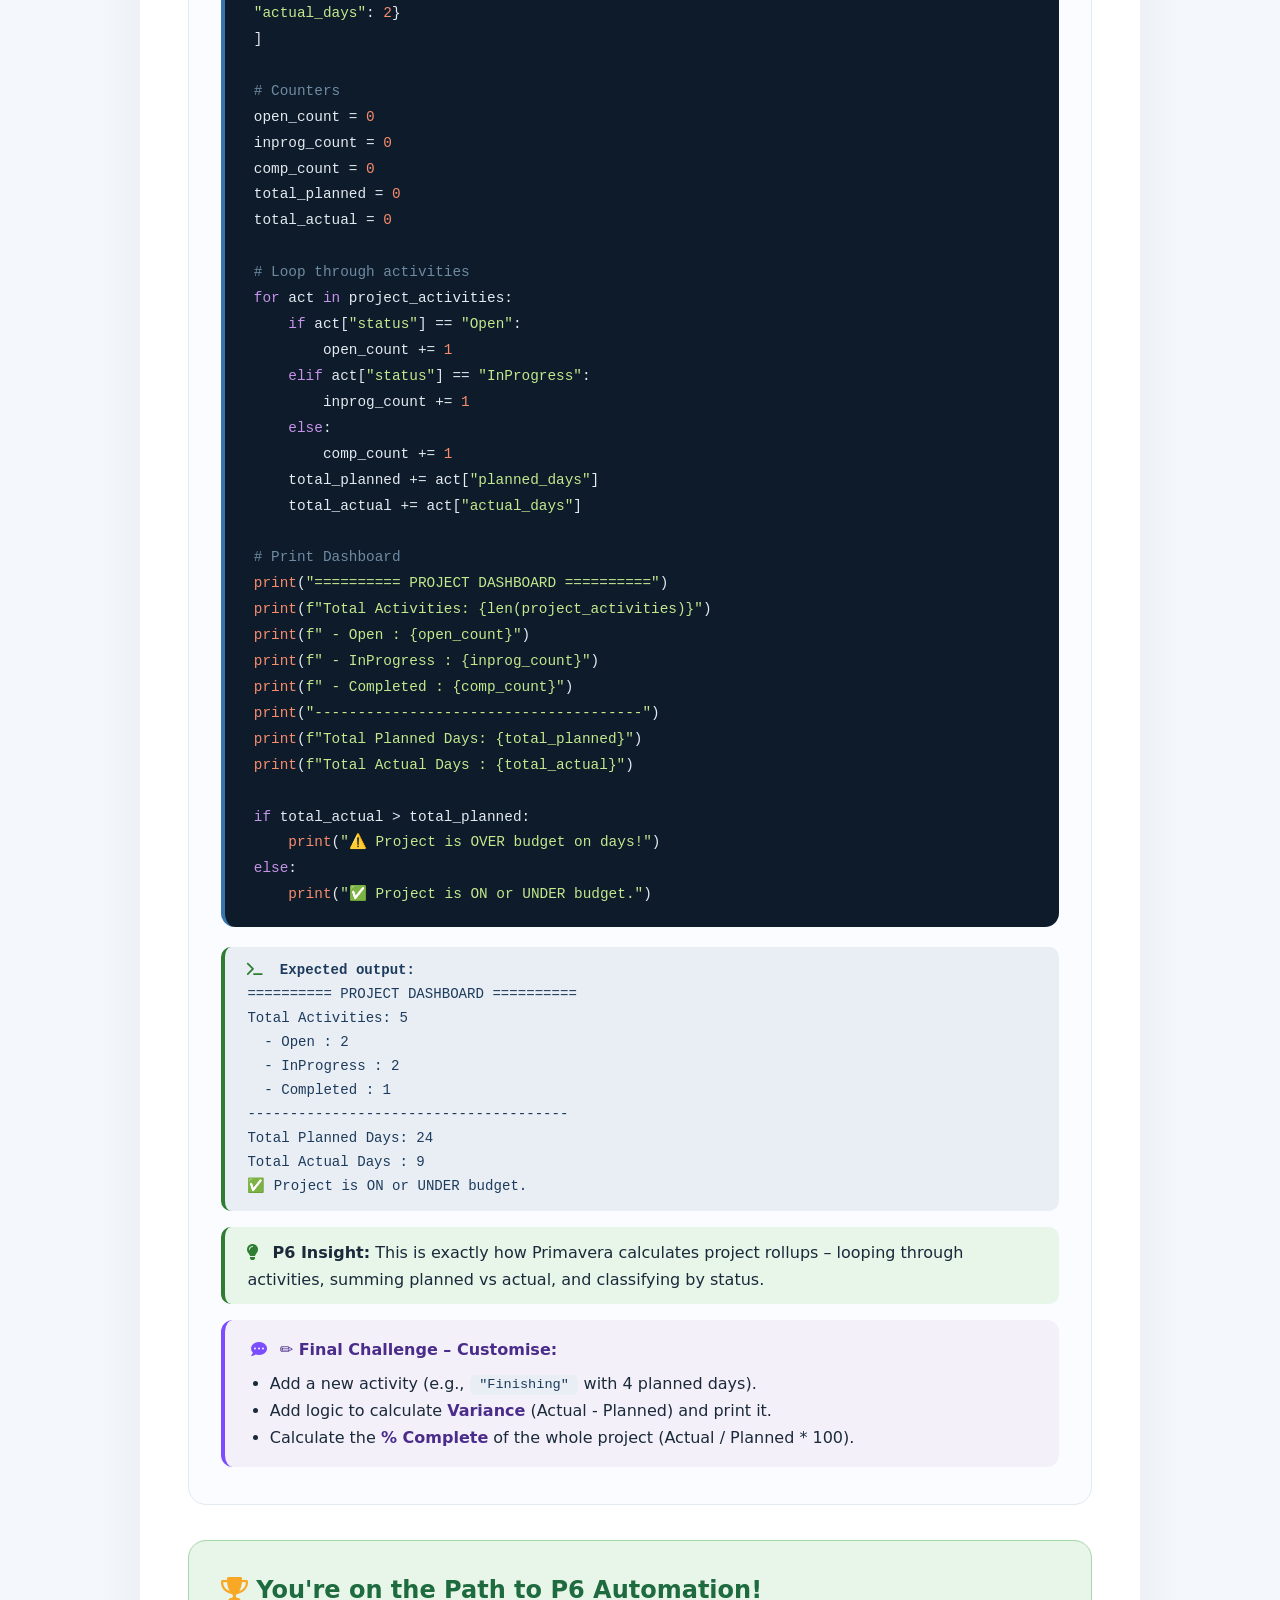
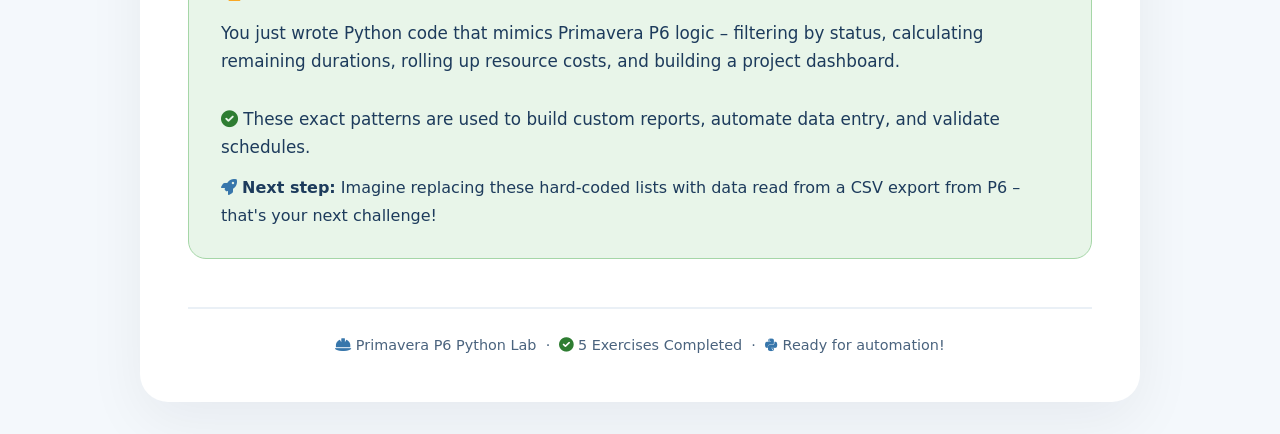
<file: lab.html>
<!DOCTYPE html>
<html lang="en">
<head>
    <meta charset="UTF-8" />
    <meta name="viewport" content="width=device-width, initial-scale=1.0" />
    <title>P6 Python Lab – Primavera Themed</title>
    <link rel="stylesheet" href="https://cdnjs.cloudflare.com/ajax/libs/font-awesome/6.0.0-beta3/css/all.min.css" />
    <style>
        * { margin: 0; padding: 0; box-sizing: border-box; }
        body {
            font-family: 'Segoe UI', system-ui, sans-serif;
            background: #f4f8fc;
            color: #1a2a3a;
            padding: 2rem 1rem;
            line-height: 1.7;
        }
        .container {
            max-width: 1000px;
            margin: 0 auto;
            background: #ffffff;
            border-radius: 28px;
            box-shadow: 0 20px 60px rgba(0, 20, 40, 0.06);
            padding: 2.8rem 3rem;
        }
        h1 {
            font-size: 2.4rem;
            color: #0b1a33;
            border-bottom: 2px solid #eaf0f6;
            padding-bottom: 1rem;
            margin-bottom: 1.5rem;
        }
        h1 i { color: #3776ab; margin-right: 12px; }
        .subtitle { color: #4a637e; margin-bottom: 2rem; font-size: 1.05rem; }
        .subtitle i { color: #3776ab; }
        .info-box {
            background: #eaf3fa;
            border-left: 5px solid #3776ab;
            border-radius: 12px;
            padding: 1.2rem 1.6rem;
            margin-bottom: 2rem;
        }
        .info-box i { color: #3776ab; margin-right: 10px; }
        .warning-box {
            background: #fef6e6;
            border-left: 5px solid #e6a020;
            border-radius: 12px;
            padding: 1rem 1.6rem;
            margin: 1.2rem 0;
        }
        .warning-box i { color: #e6a020; margin-right: 10px; }
        .exercise {
            background: #fafcff;
            border: 1px solid #e2e9f2;
            border-radius: 18px;
            padding: 1.8rem 2rem;
            margin: 2.2rem 0;
            transition: 0.2s;
        }
        .exercise:hover { border-color: #b8cce0; }
        .exercise-header {
            display: flex;
            align-items: center;
            gap: 14px;
            margin-bottom: 0.8rem;
        }
        .exercise-number {
            background: #0b1a33;
            color: #fff;
            font-weight: 700;
            font-size: 0.9rem;
            padding: 0.2rem 1.2rem;
            border-radius: 40px;
            letter-spacing: 0.5px;
        }
        .exercise h2 {
            font-size: 1.5rem;
            color: #0b1a33;
            margin: 0;
        }
        .exercise h2 i { color: #3776ab; margin-right: 8px; }
        .goal {
            background: #f1f7fe;
            border-radius: 10px;
            padding: 0.6rem 1.2rem;
            margin: 0.6rem 0 1rem 0;
            font-weight: 500;
            color: #1a3455;
        }
        .goal i { color: #3776ab; margin-right: 8px; }
        .code-block {
            background: #0d1b2a;
            color: #e3eaf0;
            border-radius: 14px;
            padding: 1.2rem 1.8rem;
            margin: 0.8rem 0 1.2rem 0;
            overflow-x: auto;
            font-family: 'JetBrains Mono', 'Fira Code', monospace;
            font-size: 0.9rem;
            line-height: 1.8;
            border-left: 4px solid #3776ab;
        }
        .code-block .comment { color: #6e8ba3; }
        .code-block .keyword { color: #c792ea; }
        .code-block .string { color: #c3e88d; }
        .code-block .func { color: #82aaff; }
        .code-block .builtin { color: #f78c6c; }
        .code-block .number { color: #f78c6c; }
        .code-block .op { color: #89ddff; }
        .output-block {
            background: #e9eef4;
            border-radius: 10px;
            padding: 0.8rem 1.4rem;
            margin: 0.6rem 0 1rem 0;
            font-family: monospace;
            font-size: 0.88rem;
            color: #1d3b5c;
            border-left: 4px solid #2e7d32;
        }
        .output-block i { color: #2e7d32; margin-right: 8px; }
        .challenge-box {
            background: #f4f0fa;
            border-radius: 12px;
            padding: 1rem 1.6rem;
            margin: 1rem 0 0.5rem 0;
            border-left: 4px solid #7c4dff;
        }
        .challenge-box i { color: #7c4dff; margin-right: 8px; }
        .challenge-box strong { color: #4a2c8a; }
        .inline-code {
            background: #e9eef4;
            color: #1d3b5c;
            padding: 0.15rem 0.6rem;
            border-radius: 6px;
            font-family: monospace;
            font-size: 0.85rem;
            font-weight: 500;
        }
        .tip-box {
            background: #e8f5e9;
            border-radius: 10px;
            padding: 0.7rem 1.4rem;
            margin: 0.8rem 0;
            border-left: 4px solid #2e7d32;
        }
        .tip-box i { color: #2e7d32; margin-right: 8px; }
        .footer {
            margin-top: 3rem;
            padding-top: 1.5rem;
            border-top: 2px solid #eaf0f6;
            text-align: center;
            color: #4a637e;
            font-size: 0.9rem;
        }
        .footer i { color: #3776ab; }
        @media (max-width: 700px) {
            .container { padding: 1.5rem 1.2rem; }
            h1 { font-size: 1.8rem; }
            .exercise { padding: 1.2rem 1.2rem; }
            .exercise h2 { font-size: 1.2rem; }
            .code-block { font-size: 0.78rem; padding: 0.9rem 1rem; }
        }
    </style>
</head>
<body>
    <div class="container">

        <h1><i class="fas fa-tasks"></i> P6 Python Lab</h1>
        <div class="subtitle">
            <i class="fas fa-arrow-right"></i> Primavera P6 themed exercises using
            <a href="https://onecompiler.com/python" target="_blank" style="color:#3776ab;font-weight:600;">OneCompiler</a>
            &nbsp;·&nbsp; <i class="fas fa-hard-hat"></i> Projects, WBS, Resources &amp; Scheduling
        </div>

        <div class="info-box">
            <i class="fas fa-lightbulb"></i>
            <strong>Why this matters:</strong> You handle Primavera P6 daily. Instead of abstract examples, we will use
            <strong>Projects, WBS, Tasks, Durations, % Complete, and Resources</strong> to learn Python. You'll see how 
            Python can automate your scheduling reports.
            <br><br>
            <i class="fas fa-exclamation-triangle" style="color:#e6a020;"></i>
            <strong>Note:</strong> We are <em>not</em> connecting to the P6 database yet. We are learning Python syntax 
            using P6-like data structures (lists &amp; dictionaries). This is the first step toward automation!
        </div>

        <!-- ========================================================== -->
        <!-- EXERCISE 1 -->
        <div class="exercise">
            <div class="exercise-header">
                <span class="exercise-number">01</span>
                <h2><i class="fas fa-folder-tree"></i> Project &amp; WBS Dictionary</h2>
            </div>
            <div class="goal">
                <i class="fas fa-bullseye"></i> <strong>Goal:</strong> Store a Project with WBS details using a Python dictionary.
            </div>
            <p><strong>Step 1:</strong> Type this code. Notice how we use a <span class="inline-code">dict</span> (curly braces) to store structured data.</p>
            <div class="code-block">
                <span class="comment"># P6 Exercise 1: Project &amp; WBS Definition</span><br>
                project = {<br>
                &nbsp;&nbsp;&nbsp;&nbsp;<span class="string">"name"</span>: <span class="string">"Metro Rail Phase 2"</span>,<br>
                &nbsp;&nbsp;&nbsp;&nbsp;<span class="string">"id"</span>: <span class="string">"P-1001"</span>,<br>
                &nbsp;&nbsp;&nbsp;&nbsp;<span class="string">"wbs"</span>: {<br>
                &nbsp;&nbsp;&nbsp;&nbsp;&nbsp;&nbsp;&nbsp;&nbsp;<span class="string">"1.1"</span>: <span class="string">"Civil Works"</span>,<br>
                &nbsp;&nbsp;&nbsp;&nbsp;&nbsp;&nbsp;&nbsp;&nbsp;<span class="string">"1.2"</span>: <span class="string">"Track Laying"</span>,<br>
                &nbsp;&nbsp;&nbsp;&nbsp;&nbsp;&nbsp;&nbsp;&nbsp;<span class="string">"1.3"</span>: <span class="string">"Station Electrification"</span><br>
                &nbsp;&nbsp;&nbsp;&nbsp;}<br>
                }<br><br>
                <span class="comment"># Print project details</span><br>
                <span class="builtin">print</span>(<span class="string">"Project Name:"</span>, project[<span class="string">"name"</span>])<br>
                <span class="builtin">print</span>(<span class="string">"WBS Elements:"</span>)<br>
                <span class="keyword">for</span> code, name <span class="keyword">in</span> project[<span class="string">"wbs"</span>].items():<br>
                &nbsp;&nbsp;&nbsp;&nbsp;<span class="builtin">print</span>(<span class="string">f"  - {code}: {name}"</span>)
            </div>
            <div class="output-block">
                <i class="fas fa-terminal"></i> <strong>Expected output:</strong><br>
                Project Name: Metro Rail Phase 2<br>
                WBS Elements:<br>
                &nbsp;&nbsp;- 1.1: Civil Works<br>
                &nbsp;&nbsp;- 1.2: Track Laying<br>
                &nbsp;&nbsp;- 1.3: Station Electrification
            </div>
            <div class="challenge-box">
                <i class="fas fa-comment-dots"></i>
                <strong>✏️ Challenge – Add a WBS:</strong><br>
                Add a new WBS element <span class="inline-code">"1.4"</span> with the name <span class="inline-code">"Testing &amp; Commissioning"</span>.
            </div>
        </div>

        <!-- ========================================================== -->
        <!-- EXERCISE 2 -->
        <div class="exercise">
            <div class="exercise-header">
                <span class="exercise-number">02</span>
                <h2><i class="fas fa-clipboard-list"></i> Task Status &amp; Filtering</h2>
            </div>
            <div class="goal">
                <i class="fas fa-bullseye"></i> <strong>Goal:</strong> Create a list of tasks and filter them by status (Open, InProgress, Completed).
            </div>
            <p><strong>Step 1:</strong> Type this code. Each task is a dictionary with typical P6 fields.</p>
            <div class="code-block">
                <span class="comment"># P6 Exercise 2: Task Status List</span><br>
                tasks = [<br>
                &nbsp;&nbsp;&nbsp;&nbsp;{<span class="string">"id"</span>: <span class="string">"T-101"</span>, <span class="string">"name"</span>: <span class="string">"Site Clearance"</span>, <span class="string">"status"</span>: <span class="string">"Completed"</span>, <span class="string">"duration"</span>: <span class="number">3.0</span>},<br>
                &nbsp;&nbsp;&nbsp;&nbsp;{<span class="string">"id"</span>: <span class="string">"T-102"</span>, <span class="string">"name"</span>: <span class="string">"Foundation Pour"</span>, <span class="string">"status"</span>: <span class="string">"InProgress"</span>, <span class="string">"duration"</span>: <span class="number">5.0</span>},<br>
                &nbsp;&nbsp;&nbsp;&nbsp;{<span class="string">"id"</span>: <span class="string">"T-103"</span>, <span class="string">"name"</span>: <span class="string">"Steel Erection"</span>, <span class="string">"status"</span>: <span class="string">"Open"</span>, <span class="string">"duration"</span>: <span class="number">8.0</span>},<br>
                &nbsp;&nbsp;&nbsp;&nbsp;{<span class="string">"id"</span>: <span class="string">"T-104"</span>, <span class="string">"name"</span>: <span class="string">"Roof Installation"</span>, <span class="string">"status"</span>: <span class="string">"Open"</span>, <span class="string">"duration"</span>: <span class="number">4.0</span>}<br>
                ]<br><br>
                <span class="comment"># Filter and print only 'Open' tasks</span><br>
                <span class="builtin">print</span>(<span class="string">"Open Tasks:"</span>)<br>
                <span class="keyword">for</span> task <span class="keyword">in</span> tasks:<br>
                &nbsp;&nbsp;&nbsp;&nbsp;<span class="keyword">if</span> task[<span class="string">"status"</span>] == <span class="string">"Open"</span>:<br>
                &nbsp;&nbsp;&nbsp;&nbsp;&nbsp;&nbsp;&nbsp;&nbsp;<span class="builtin">print</span>(<span class="string">f"  - {task['id']}: {task['name']} ({task['duration']} days)"</span>)
            </div>
            <div class="output-block">
                <i class="fas fa-terminal"></i> <strong>Expected output:</strong><br>
                Open Tasks:<br>
                &nbsp;&nbsp;- T-103: Steel Erection (8.0 days)<br>
                &nbsp;&nbsp;- T-104: Roof Installation (4.0 days)
            </div>
            <div class="challenge-box">
                <i class="fas fa-comment-dots"></i>
                <strong>✏️ Challenge – Add a status:</strong><br>
                Change the filter to print <strong>InProgress</strong> tasks instead. 
                Then, add an <span class="inline-code">elif</span> to also print how many <strong>Completed</strong> tasks exist.
            </div>
        </div>

        <!-- ========================================================== -->
        <!-- EXERCISE 3 -->
        <div class="exercise">
            <div class="exercise-header">
                <span class="exercise-number">03</span>
                <h2><i class="fas fa-percentage"></i> % Complete &amp; Remaining Duration</h2>
            </div>
            <div class="goal">
                <i class="fas fa-bullseye"></i> <strong>Goal:</strong> Calculate remaining duration based on % Complete. This is core P6 logic.
            </div>
            <p><strong>Step 1:</strong> Type this code. We calculate <span class="inline-code">remaining_duration</span>.</p>
            <div class="code-block">
                <span class="comment"># P6 Exercise 3: Remaining Duration Calculator</span><br>
                tasks = [<br>
                &nbsp;&nbsp;&nbsp;&nbsp;{<span class="string">"id"</span>: <span class="string">"T-201"</span>, <span class="string">"name"</span>: <span class="string">"Excavation"</span>, <span class="string">"duration"</span>: <span class="number">10.0</span>, <span class="string">"pct_complete"</span>: <span class="number">100</span>},<br>
                &nbsp;&nbsp;&nbsp;&nbsp;{<span class="string">"id"</span>: <span class="string">"T-202"</span>, <span class="string">"name"</span>: <span class="string">"Piling"</span>, <span class="string">"duration"</span>: <span class="number">6.0</span>, <span class="string">"pct_complete"</span>: <span class="number">50</span>},<br>
                &nbsp;&nbsp;&nbsp;&nbsp;{<span class="string">"id"</span>: <span class="string">"T-203"</span>, <span class="string">"name"</span>: <span class="string">"Concrete Deck"</span>, <span class="string">"duration"</span>: <span class="number">8.0</span>, <span class="string">"pct_complete"</span>: <span class="number">0</span>}<br>
                ]<br><br>
                <span class="keyword">for</span> task <span class="keyword">in</span> tasks:<br>
                &nbsp;&nbsp;&nbsp;&nbsp;remaining = task[<span class="string">"duration"</span>] * (<span class="number">1</span> - task[<span class="string">"pct_complete"</span>] / <span class="number">100</span>)<br>
                &nbsp;&nbsp;&nbsp;&nbsp;<span class="builtin">print</span>(<span class="string">f"{task['id']}: {task['pct_complete']}% done, Remaining: {remaining:.1f} days"</span>)
            </div>
            <div class="output-block">
                <i class="fas fa-terminal"></i> <strong>Expected output:</strong><br>
                T-201: 100% done, Remaining: 0.0 days<br>
                T-202: 50% done, Remaining: 3.0 days<br>
                T-203: 0% done, Remaining: 8.0 days
            </div>
            <div class="tip-box">
                <i class="fas fa-lightbulb"></i> <strong>P6 Insight:</strong> In Primavera, <span class="inline-code">Remaining Duration = Original Duration * (1 - % Complete)</span>. This is exactly what we just coded!
            </div>
            <div class="challenge-box">
                <i class="fas fa-comment-dots"></i>
                <strong>✏️ Challenge – Add logic:</strong><br>
                Add an <span class="inline-code">if</span> statement: If the task is 100% complete, print <span class="inline-code">"✅ Completed"</span>. 
                If it's between 1 and 99%, print <span class="inline-code">"⏳ In Progress"</span>. Otherwise, print <span class="inline-code">"⏹️ Not Started"</span>.
            </div>
        </div>

        <!-- ========================================================== -->
        <!-- EXERCISE 4 -->
        <div class="exercise">
            <div class="exercise-header">
                <span class="exercise-number">04</span>
                <h2><i class="fas fa-users"></i> Resource Assignments &amp; Cost Rollup</h2>
            </div>
            <div class="goal">
                <i class="fas fa-bullseye"></i> <strong>Goal:</strong> Loop through resources assigned to a task and calculate total assignment cost.
            </div>
            <p><strong>Step 1:</strong> Type this code. This simulates the P6 Resource Assignment table.</p>
            <div class="code-block">
                <span class="comment"># P6 Exercise 4: Resource Cost Rollup</span><br>
                task_resources = [<br>
                &nbsp;&nbsp;&nbsp;&nbsp;{<span class="string">"resource_name"</span>: <span class="string">"Crane Operator"</span>, <span class="string">"rate"</span>: <span class="number">150.0</span>, <span class="string">"hours"</span>: <span class="number">40</span>},<br>
                &nbsp;&nbsp;&nbsp;&nbsp;{<span class="string">"resource_name"</span>: <span class="string">"Steel Fitter"</span>, <span class="string">"rate"</span>: <span class="number">120.0</span>, <span class="string">"hours"</span>: <span class="number">80</span>},<br>
                &nbsp;&nbsp;&nbsp;&nbsp;{<span class="string">"resource_name"</span>: <span class="string">"Supervisor"</span>, <span class="string">"rate"</span>: <span class="number">200.0</span>, <span class="string">"hours"</span>: <span class="number">20</span>}<br>
                ]<br><br>
                total_cost = <span class="number">0</span><br>
                <span class="keyword">for</span> res <span class="keyword">in</span> task_resources:<br>
                &nbsp;&nbsp;&nbsp;&nbsp;cost = res[<span class="string">"rate"</span>] * res[<span class="string">"hours"</span>]<br>
                &nbsp;&nbsp;&nbsp;&nbsp;total_cost = total_cost + cost<br>
                &nbsp;&nbsp;&nbsp;&nbsp;<span class="builtin">print</span>(<span class="string">f"{res['resource_name']}: ${cost:,.2f}"</span>)<br><br>
                <span class="builtin">print</span>(<span class="string">"-------------------------"</span>)<br>
                <span class="builtin">print</span>(<span class="string">f"Total Assignment Cost: ${total_cost:,.2f}"</span>)
            </div>
            <div class="output-block">
                <i class="fas fa-terminal"></i> <strong>Expected output:</strong><br>
                Crane Operator: $6,000.00<br>
                Steel Fitter: $9,600.00<br>
                Supervisor: $4,000.00<br>
                -------------------------<br>
                Total Assignment Cost: $19,600.00
            </div>
            <div class="challenge-box">
                <i class="fas fa-comment-dots"></i>
                <strong>✏️ Challenge – Add a resource:</strong><br>
                Add a new resource: <span class="inline-code">"Safety Officer"</span> with rate <span class="inline-code">180.0</span> and <span class="inline-code">hours</span> <span class="inline-code">10</span>.
            </div>
        </div>

        <!-- ========================================================== -->
        <!-- EXERCISE 5 -->
        <div class="exercise">
            <div class="exercise-header">
                <span class="exercise-number">05</span>
                <h2><i class="fas fa-chart-pie"></i> Mini‑Project – P6 Project Dashboard</h2>
            </div>
            <div class="goal">
                <i class="fas fa-bullseye"></i> <strong>Goal:</strong> Combine everything to build a summary dashboard that counts tasks by status and calculates planned vs actual.
            </div>
            <p><strong>Step 1:</strong> Type this complete program. This is like a lightweight P6 Activities report.</p>
            <div class="code-block">
                <span class="comment"># P6 Exercise 5: Project Dashboard</span><br>
                project_activities = [<br>
                &nbsp;&nbsp;&nbsp;&nbsp;{<span class="string">"id"</span>: <span class="string">"A-001"</span>, <span class="string">"name"</span>: <span class="string">"Mobilization"</span>, <span class="string">"status"</span>: <span class="string">"Completed"</span>, <span class="string">"planned_days"</span>: <span class="number">2</span>, <span class="string">"actual_days"</span>: <span class="number">3</span>},<br>
                &nbsp;&nbsp;&nbsp;&nbsp;{<span class="string">"id"</span>: <span class="string">"A-002"</span>, <span class="string">"name"</span>: <span class="string">"Excavation"</span>, <span class="string">"status"</span>: <span class="string">"InProgress"</span>, <span class="string">"planned_days"</span>: <span class="number">5</span>, <span class="string">"actual_days"</span>: <span class="number">4</span>},<br>
                &nbsp;&nbsp;&nbsp;&nbsp;{<span class="string">"id"</span>: <span class="string">"A-003"</span>, <span class="string">"name"</span>: <span class="string">"Foundation"</span>, <span class="string">"status"</span>: <span class="string">"Open"</span>, <span class="string">"planned_days"</span>: <span class="number">8</span>, <span class="string">"actual_days"</span>: <span class="number">0</span>},<br>
                &nbsp;&nbsp;&nbsp;&nbsp;{<span class="string">"id"</span>: <span class="string">"A-004"</span>, <span class="string">"name"</span>: <span class="string">"Steel Fixing"</span>, <span class="string">"status"</span>: <span class="string">"Open"</span>, <span class="string">"planned_days"</span>: <span class="number">6</span>, <span class="string">"actual_days"</span>: <span class="number">0</span>},<br>
                &nbsp;&nbsp;&nbsp;&nbsp;{<span class="string">"id"</span>: <span class="string">"A-005"</span>, <span class="string">"name"</span>: <span class="string">"Concrete Pour"</span>, <span class="string">"status"</span>: <span class="string">"InProgress"</span>, <span class="string">"planned_days"</span>: <span class="number">3</span>, <span class="string">"actual_days"</span>: <span class="number">2</span>}<br>
                ]<br><br>
                <span class="comment"># Counters</span><br>
                open_count = <span class="number">0</span><br>
                inprog_count = <span class="number">0</span><br>
                comp_count = <span class="number">0</span><br>
                total_planned = <span class="number">0</span><br>
                total_actual = <span class="number">0</span><br><br>
                <span class="comment"># Loop through activities</span><br>
                <span class="keyword">for</span> act <span class="keyword">in</span> project_activities:<br>
                &nbsp;&nbsp;&nbsp;&nbsp;<span class="keyword">if</span> act[<span class="string">"status"</span>] == <span class="string">"Open"</span>:<br>
                &nbsp;&nbsp;&nbsp;&nbsp;&nbsp;&nbsp;&nbsp;&nbsp;open_count += <span class="number">1</span><br>
                &nbsp;&nbsp;&nbsp;&nbsp;<span class="keyword">elif</span> act[<span class="string">"status"</span>] == <span class="string">"InProgress"</span>:<br>
                &nbsp;&nbsp;&nbsp;&nbsp;&nbsp;&nbsp;&nbsp;&nbsp;inprog_count += <span class="number">1</span><br>
                &nbsp;&nbsp;&nbsp;&nbsp;<span class="keyword">else</span>:<br>
                &nbsp;&nbsp;&nbsp;&nbsp;&nbsp;&nbsp;&nbsp;&nbsp;comp_count += <span class="number">1</span><br>
                &nbsp;&nbsp;&nbsp;&nbsp;total_planned += act[<span class="string">"planned_days"</span>]<br>
                &nbsp;&nbsp;&nbsp;&nbsp;total_actual += act[<span class="string">"actual_days"</span>]<br><br>
                <span class="comment"># Print Dashboard</span><br>
                <span class="builtin">print</span>(<span class="string">"========== PROJECT DASHBOARD =========="</span>)<br>
                <span class="builtin">print</span>(<span class="string">f"Total Activities: {len(project_activities)}"</span>)<br>
                <span class="builtin">print</span>(<span class="string">f"  - Open       : {open_count}"</span>)<br>
                <span class="builtin">print</span>(<span class="string">f"  - InProgress : {inprog_count}"</span>)<br>
                <span class="builtin">print</span>(<span class="string">f"  - Completed  : {comp_count}"</span>)<br>
                <span class="builtin">print</span>(<span class="string">"--------------------------------------"</span>)<br>
                <span class="builtin">print</span>(<span class="string">f"Total Planned Days: {total_planned}"</span>)<br>
                <span class="builtin">print</span>(<span class="string">f"Total Actual Days : {total_actual}"</span>)<br><br>
                <span class="keyword">if</span> total_actual > total_planned:<br>
                &nbsp;&nbsp;&nbsp;&nbsp;<span class="builtin">print</span>(<span class="string">"⚠️  Project is OVER budget on days!"</span>)<br>
                <span class="keyword">else</span>:<br>
                &nbsp;&nbsp;&nbsp;&nbsp;<span class="builtin">print</span>(<span class="string">"✅ Project is ON or UNDER budget."</span>)
            </div>
            <div class="output-block">
                <i class="fas fa-terminal"></i> <strong>Expected output:</strong><br>
                ========== PROJECT DASHBOARD ==========<br>
                Total Activities: 5<br>
                &nbsp;&nbsp;- Open       : 2<br>
                &nbsp;&nbsp;- InProgress : 2<br>
                &nbsp;&nbsp;- Completed  : 1<br>
                --------------------------------------<br>
                Total Planned Days: 24<br>
                Total Actual Days : 9<br>
                ✅ Project is ON or UNDER budget.
            </div>
            <div class="tip-box">
                <i class="fas fa-lightbulb"></i> <strong>P6 Insight:</strong> This is exactly how Primavera calculates project rollups – looping through activities, summing planned vs actual, and classifying by status.
            </div>
            <div class="challenge-box">
                <i class="fas fa-comment-dots"></i>
                <strong>✏️ Final Challenge – Customise:</strong><br>
                <ul style="margin:0.4rem 0 0 1.2rem;">
                    <li>Add a new activity (e.g., <span class="inline-code">"Finishing"</span> with 4 planned days).</li>
                    <li>Add logic to calculate <strong>Variance</strong> (Actual - Planned) and print it.</li>
                    <li>Calculate the <strong>% Complete</strong> of the whole project (Actual / Planned * 100).</li>
                </ul>
            </div>
        </div>

        <!-- ========================================================== -->
        <div style="background: #e8f5e9; border-radius: 18px; padding: 1.8rem 2rem; margin-top: 2rem; border: 1px solid #a5d6a7;">
            <h3 style="color:#1d6b3e; font-size:1.5rem; margin-bottom:0.5rem;">
                <i class="fas fa-trophy" style="color:#f9a825;"></i> You're on the Path to P6 Automation!
            </h3>
            <p style="color:#1d3b5c; font-size:1.05rem;">
                You just wrote Python code that mimics Primavera P6 logic – filtering by status, calculating remaining durations, rolling up resource costs, and building a project dashboard.
                <br><br>
                <i class="fas fa-check-circle" style="color:#2e7d32;"></i> These exact patterns are used to build custom reports, automate data entry, and validate schedules.
            </p>
            <p style="margin-top:0.8rem; color:#1d3b5c;">
                <i class="fas fa-rocket" style="color:#3776ab;"></i>
                <strong>Next step:</strong> Imagine replacing these hard‑coded lists with data read from a CSV export from P6 – that's your next challenge!
            </p>
        </div>

        <div class="footer">
            <i class="fas fa-hard-hat"></i> Primavera P6 Python Lab &nbsp;·&nbsp;
            <i class="fas fa-check-circle" style="color:#2e7d32;"></i> 5 Exercises Completed &nbsp;·&nbsp;
            <i class="fab fa-python"></i> Ready for automation!
        </div>

    </div>
</body>
</html>
</file>
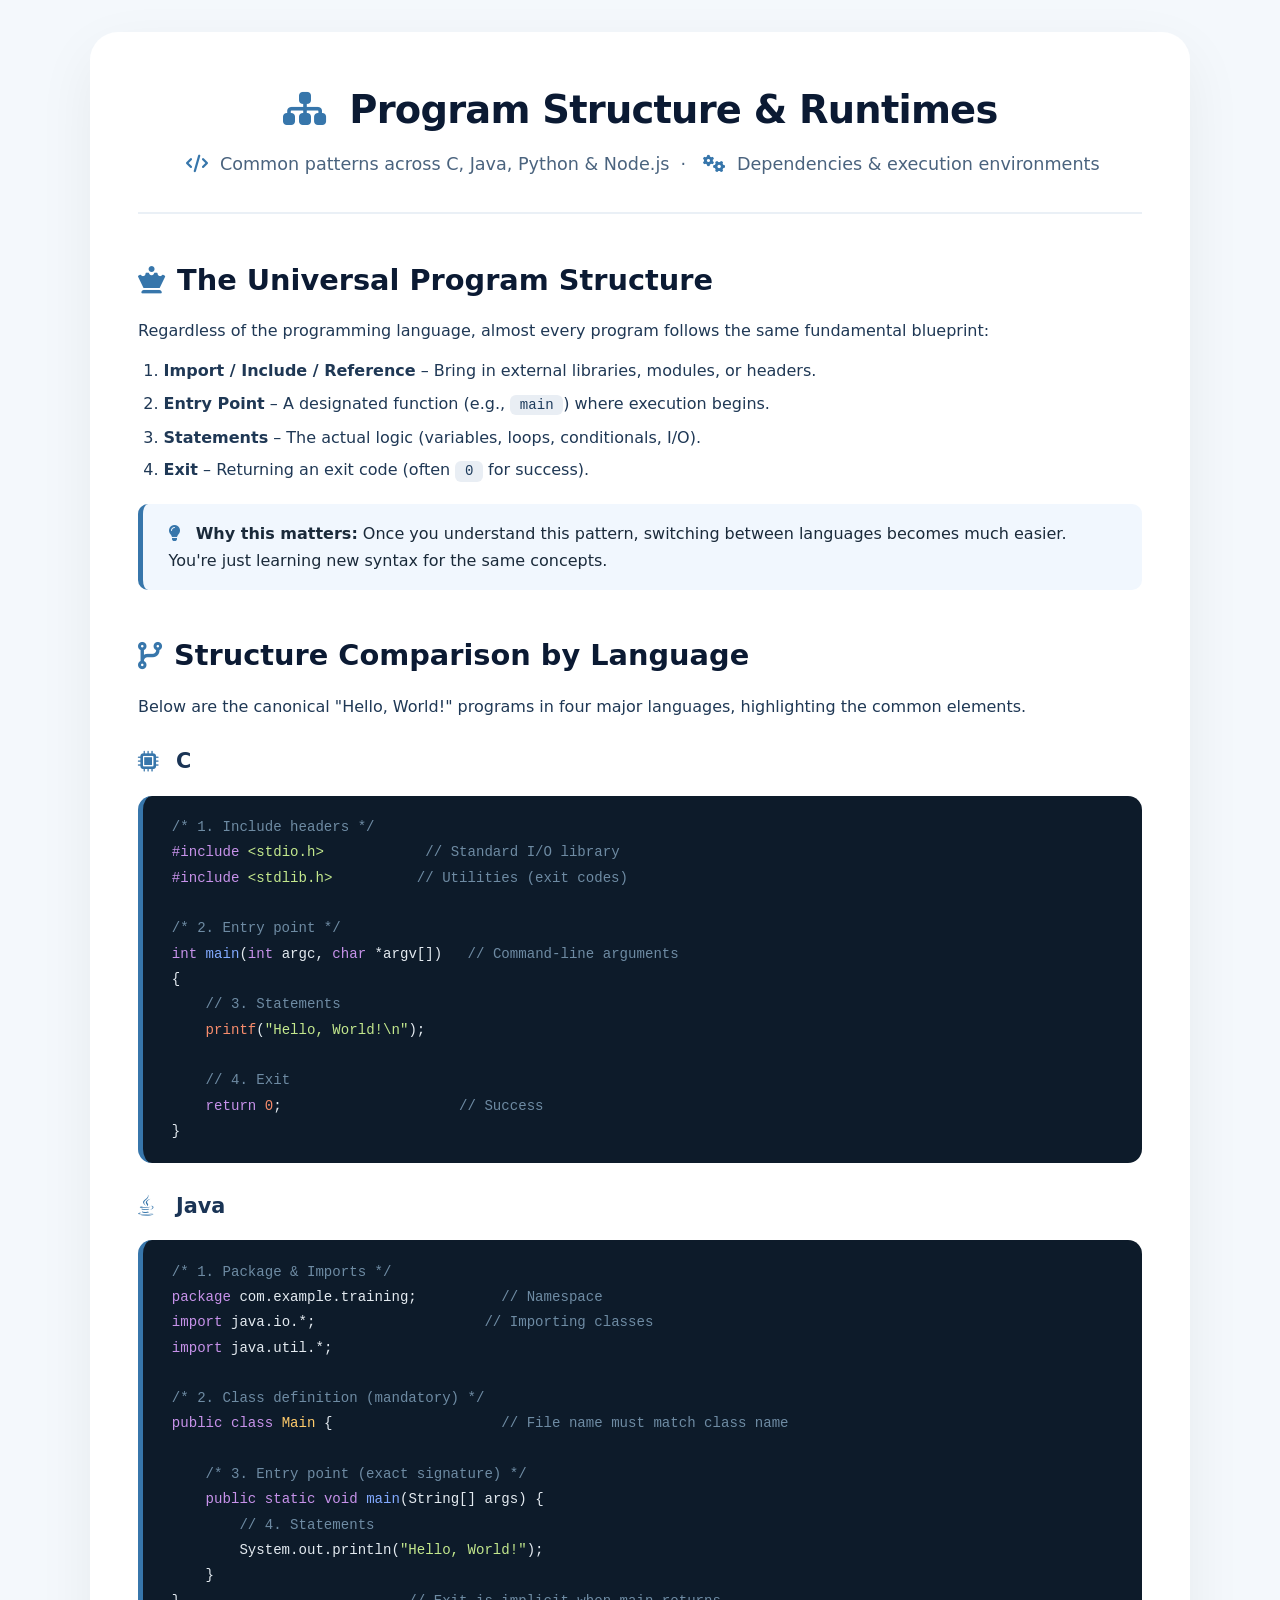
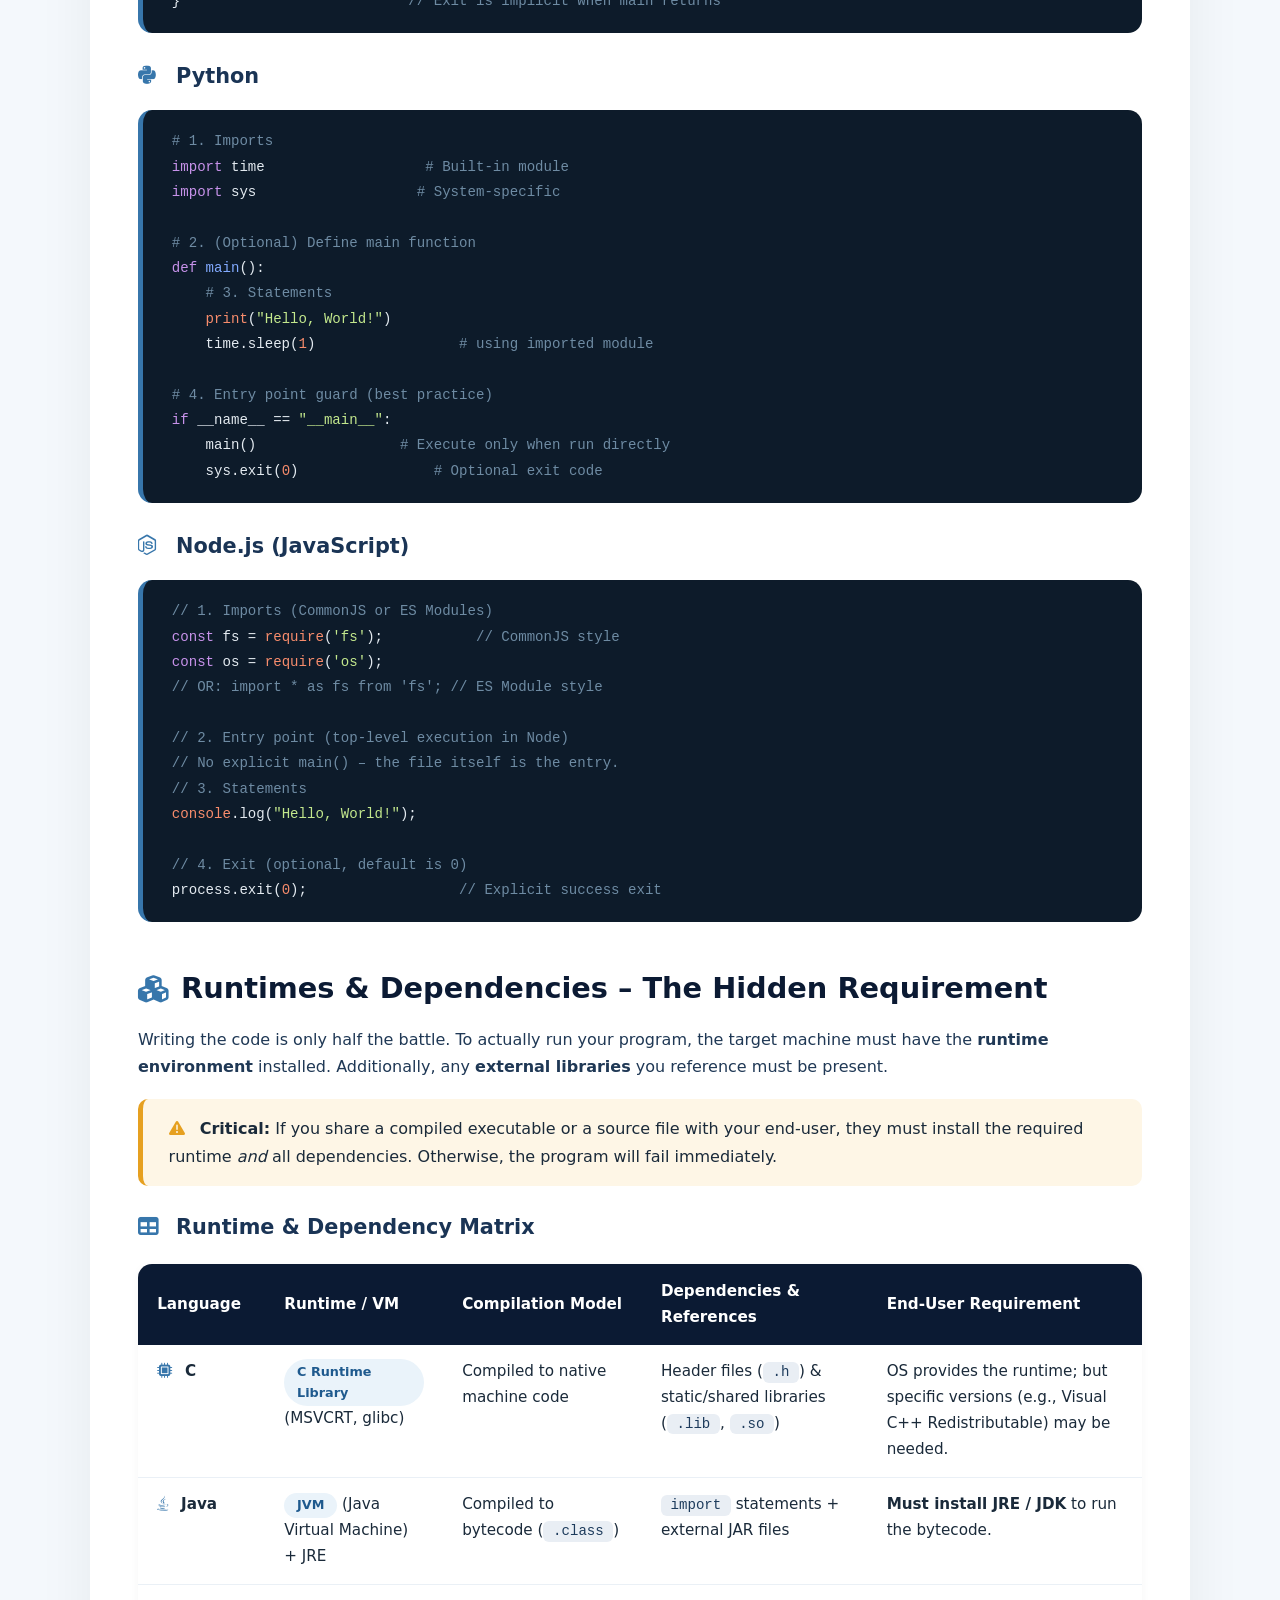
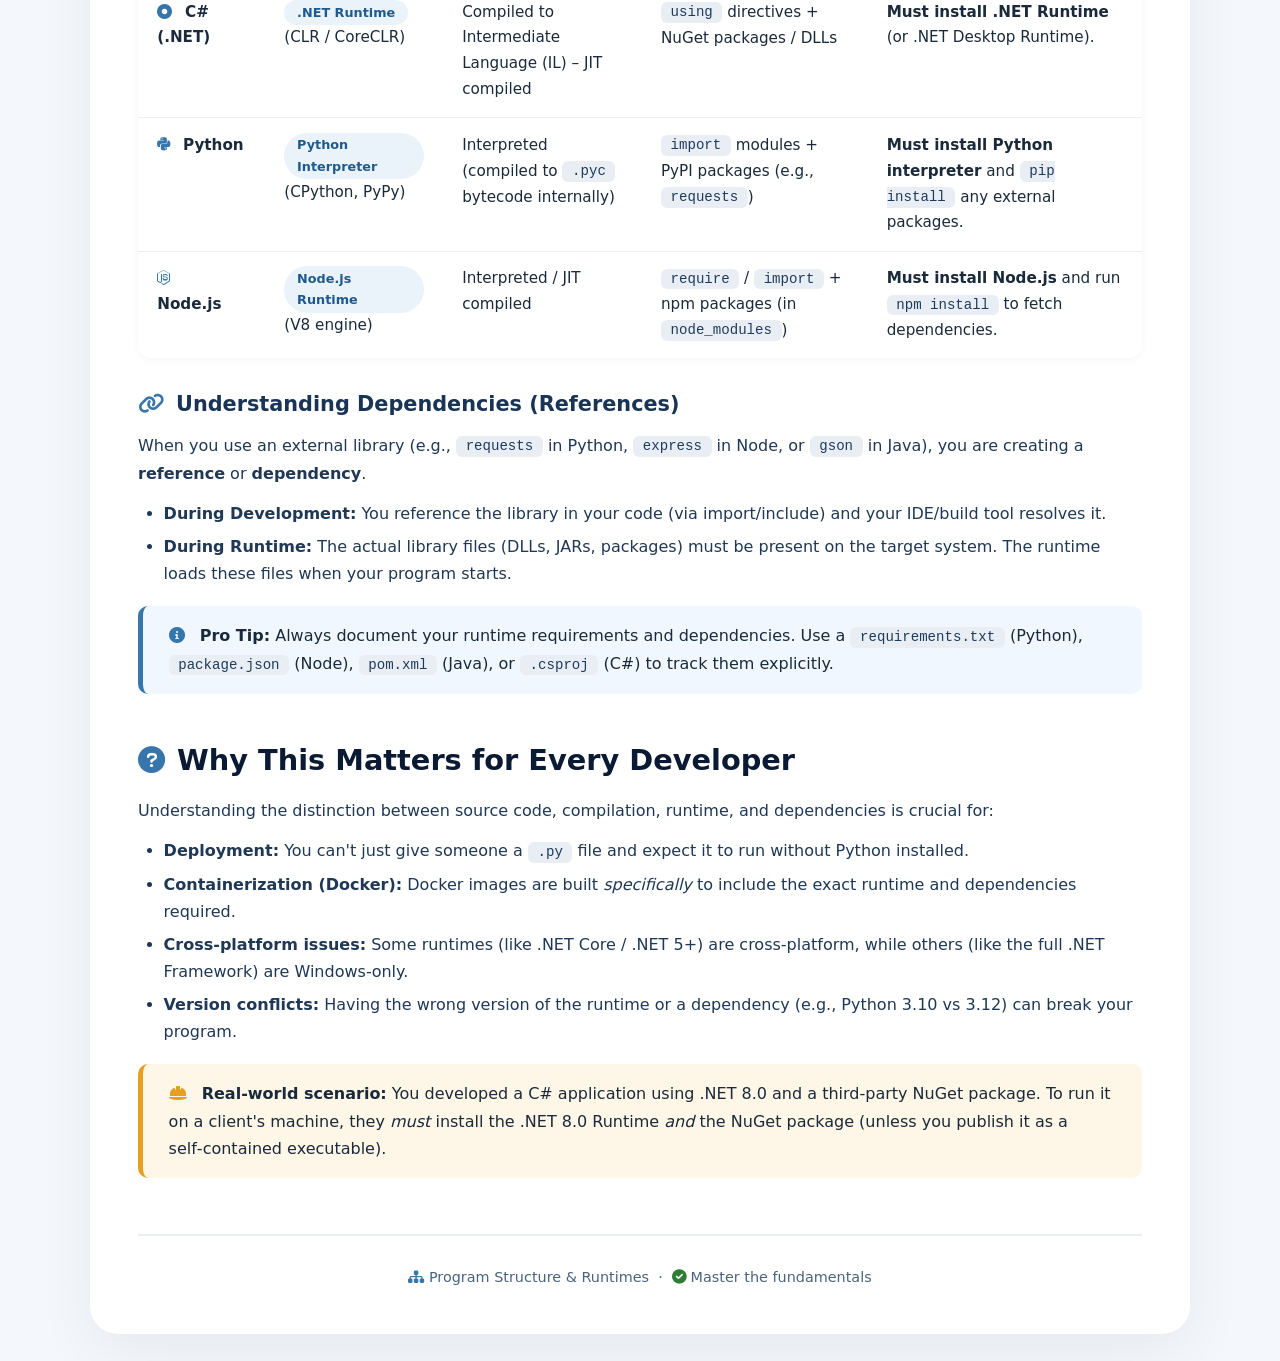
<file: program_structure_runtime.html>
<!DOCTYPE html>
<html lang="en">
<head>
    <meta charset="UTF-8" />
    <meta name="viewport" content="width=device-width, initial-scale=1.0" />
    <title>Program Structure &amp; Runtime Dependencies</title>
    <!-- Font Awesome -->
    <link rel="stylesheet" href="https://cdnjs.cloudflare.com/ajax/libs/font-awesome/6.0.0-beta3/css/all.min.css" />
    <style>
        * {
            margin: 0;
            padding: 0;
            box-sizing: border-box;
        }

        body {
            font-family: 'Segoe UI', system-ui, -apple-system, sans-serif;
            background: #f4f8fc;
            color: #1a2a3a;
            padding: 2rem 1rem;
            line-height: 1.7;
        }

        .doc-container {
            max-width: 1100px;
            margin: 0 auto;
            background: #ffffff;
            border-radius: 28px;
            box-shadow: 0 20px 60px rgba(0, 20, 40, 0.06);
            padding: 2.8rem 3rem;
        }

        /* Header */
        .doc-header {
            text-align: center;
            border-bottom: 2px solid #eaf0f6;
            padding-bottom: 2rem;
            margin-bottom: 2.5rem;
        }

        .doc-header h1 {
            font-size: 2.4rem;
            font-weight: 700;
            color: #0b1a33;
            letter-spacing: -0.02em;
        }

        .doc-header h1 i {
            color: #3776ab;
            margin-right: 12px;
        }

        .doc-header .sub {
            font-size: 1.1rem;
            color: #4a637e;
            margin-top: 8px;
        }

        .doc-header .sub i {
            color: #3776ab;
            margin: 0 6px;
        }

        /* Sections */
        .section {
            margin: 2.6rem 0 2rem 0;
        }

        .section h2 {
            font-size: 1.8rem;
            font-weight: 700;
            color: #0b1a33;
            margin-bottom: 0.8rem;
            display: flex;
            align-items: center;
            gap: 12px;
        }

        .section h2 i {
            color: #3776ab;
            font-size: 1.7rem;
        }

        .section h3 {
            font-size: 1.3rem;
            font-weight: 600;
            color: #1a3455;
            margin: 1.5rem 0 0.6rem 0;
            display: flex;
            align-items: center;
            gap: 10px;
        }

        .section h3 i {
            color: #3776ab;
            width: 28px;
        }

        .section p {
            color: #1f3855;
            margin-bottom: 0.8rem;
            font-size: 1rem;
        }

        .section ul,
        .section ol {
            margin: 0.6rem 0 1rem 1.6rem;
            color: #1f3855;
        }

        .section li {
            margin-bottom: 0.35rem;
        }

        .highlight-box {
            background: #f1f7fe;
            border-left: 5px solid #3776ab;
            border-radius: 10px;
            padding: 1rem 1.6rem;
            margin: 1.2rem 0;
        }

        .highlight-box i {
            color: #3776ab;
            margin-right: 10px;
        }

        .warning-box {
            background: #fef6e6;
            border-left: 5px solid #e6a020;
            border-radius: 10px;
            padding: 1rem 1.6rem;
            margin: 1.2rem 0;
        }

        .warning-box i {
            color: #e6a020;
            margin-right: 10px;
        }

        /* Code blocks */
        .code-block {
            background: #0d1b2a;
            color: #e3eaf0;
            border-radius: 14px;
            padding: 1.2rem 1.8rem;
            margin: 1rem 0 1.6rem 0;
            overflow-x: auto;
            font-family: 'JetBrains Mono', 'Fira Code', 'Cascadia Code', monospace;
            font-size: 0.88rem;
            line-height: 1.8;
            border-left: 5px solid #3776ab;
            position: relative;
        }

        .code-block .comment {
            color: #6e8ba3;
        }
        .code-block .keyword {
            color: #c792ea;
        }
        .code-block .string {
            color: #c3e88d;
        }
        .code-block .func {
            color: #82aaff;
        }
        .code-block .builtin {
            color: #f78c6c;
        }
        .code-block .number {
            color: #f78c6c;
        }
        .code-block .op {
            color: #89ddff;
        }
        .code-block .class-name {
            color: #ffcb6b;
        }
        .code-block .annotation {
            color: #89ddff;
        }

        .inline-code {
            background: #e9eef4;
            color: #1d3b5c;
            padding: 0.15rem 0.6rem;
            border-radius: 6px;
            font-family: 'JetBrains Mono', monospace;
            font-size: 0.88rem;
            font-weight: 500;
        }

        /* Table for runtime & dependencies */
        .matrix-table {
            width: 100%;
            border-collapse: collapse;
            margin: 1.2rem 0 1.8rem 0;
            font-size: 0.95rem;
            border-radius: 14px;
            overflow: hidden;
            box-shadow: 0 2px 10px rgba(0, 0, 0, 0.04);
        }

        .matrix-table th {
            background: #0b1a33;
            color: #fff;
            font-weight: 600;
            padding: 0.9rem 1.2rem;
            text-align: left;
        }

        .matrix-table td {
            padding: 0.9rem 1.2rem;
            border-bottom: 1px solid #eaf0f6;
            background: #fff;
            vertical-align: top;
        }

        .matrix-table tr:last-child td {
            border-bottom: none;
        }

        .matrix-table .lang-icon {
            color: #3776ab;
            margin-right: 8px;
        }

        .matrix-table .badge-runtime {
            display: inline-block;
            background: #eaf3fa;
            color: #1f5a8e;
            padding: 0.1rem 0.8rem;
            border-radius: 30px;
            font-size: 0.8rem;
            font-weight: 600;
        }

        /* Footer */
        .doc-footer {
            margin-top: 3.5rem;
            padding-top: 1.8rem;
            border-top: 2px solid #eaf0f6;
            text-align: center;
            color: #4a637e;
            font-size: 0.9rem;
        }

        .doc-footer i {
            color: #3776ab;
        }

        @media (max-width: 700px) {
            .doc-container {
                padding: 1.5rem 1.2rem;
            }
            .doc-header h1 {
                font-size: 1.8rem;
            }
            .section h2 {
                font-size: 1.4rem;
            }
            .matrix-table {
                font-size: 0.82rem;
            }
            .matrix-table th,
            .matrix-table td {
                padding: 0.6rem 0.8rem;
            }
            .code-block {
                font-size: 0.78rem;
                padding: 0.9rem 1rem;
            }
        }
    </style>
</head>
<body>
    <div class="doc-container">

        <!-- ===== HEADER ===== -->
        <header class="doc-header">
            <h1><i class="fas fa-sitemap"></i> Program Structure &amp; Runtimes</h1>
            <div class="sub">
                <i class="fas fa-code"></i> Common patterns across C, Java, Python &amp; Node.js &nbsp;·&nbsp;
                <i class="fas fa-cogs"></i> Dependencies &amp; execution environments
            </div>
        </header>

        <!-- ===== SECTION 1: THE COMMON PATTERN ===== -->
        <section class="section">
            <h2><i class="fas fa-chess-queen"></i> The Universal Program Structure</h2>
            <p>
                Regardless of the programming language, almost every program follows the same fundamental blueprint:
            </p>
            <ol>
                <li><strong>Import / Include / Reference</strong> – Bring in external libraries, modules, or headers.</li>
                <li><strong>Entry Point</strong> – A designated function (e.g., <span class="inline-code">main</span>) where execution begins.</li>
                <li><strong>Statements</strong> – The actual logic (variables, loops, conditionals, I/O).</li>
                <li><strong>Exit</strong> – Returning an exit code (often <span class="inline-code">0</span> for success).</li>
            </ol>
            <div class="highlight-box">
                <i class="fas fa-lightbulb"></i>
                <strong>Why this matters:</strong> Once you understand this pattern, switching between languages becomes
                much easier. You're just learning new syntax for the same concepts.
            </div>
        </section>

        <!-- ===== SECTION 2: LANGUAGE COMPARISONS ===== -->
        <section class="section">
            <h2><i class="fas fa-code-branch"></i> Structure Comparison by Language</h2>
            <p>Below are the canonical "Hello, World!" programs in four major languages, highlighting the common elements.</p>

            <!-- C -->
            <h3><i class="fas fa-microchip"></i> C</h3>
            <div class="code-block">
                <span class="comment">/* 1. Include headers */</span><br>
                <span class="keyword">#include</span> <span class="string">&lt;stdio.h&gt;</span> &nbsp;&nbsp;&nbsp;&nbsp;&nbsp;&nbsp;&nbsp;&nbsp;&nbsp;&nbsp;&nbsp;<span class="comment">// Standard I/O library</span><br>
                <span class="keyword">#include</span> <span class="string">&lt;stdlib.h&gt;</span> &nbsp;&nbsp;&nbsp;&nbsp;&nbsp;&nbsp;&nbsp;&nbsp;&nbsp;<span class="comment">// Utilities (exit codes)</span><br><br>
                <span class="comment">/* 2. Entry point */</span><br>
                <span class="keyword">int</span> <span class="func">main</span>(<span class="keyword">int</span> argc, <span class="keyword">char</span> *argv[]) &nbsp;&nbsp;<span class="comment">// Command‑line arguments</span><br>
                {<br>
                &nbsp;&nbsp;&nbsp;&nbsp;<span class="comment">// 3. Statements</span><br>
                &nbsp;&nbsp;&nbsp;&nbsp;<span class="builtin">printf</span>(<span class="string">"Hello, World!\n"</span>);<br><br>
                &nbsp;&nbsp;&nbsp;&nbsp;<span class="comment">// 4. Exit</span><br>
                &nbsp;&nbsp;&nbsp;&nbsp;<span class="keyword">return</span> <span class="number">0</span>; &nbsp;&nbsp;&nbsp;&nbsp;&nbsp;&nbsp;&nbsp;&nbsp;&nbsp;&nbsp;&nbsp;&nbsp;&nbsp;&nbsp;&nbsp;&nbsp;&nbsp;&nbsp;&nbsp;&nbsp;<span class="comment">// Success</span><br>
                }
            </div>

            <!-- Java -->
            <h3><i class="fab fa-java"></i> Java</h3>
            <div class="code-block">
                <span class="comment">/* 1. Package &amp; Imports */</span><br>
                <span class="keyword">package</span> com.example.training; &nbsp;&nbsp;&nbsp;&nbsp;&nbsp;&nbsp;&nbsp;&nbsp;&nbsp;<span class="comment">// Namespace</span><br>
                <span class="keyword">import</span> java.io.*; &nbsp;&nbsp;&nbsp;&nbsp;&nbsp;&nbsp;&nbsp;&nbsp;&nbsp;&nbsp;&nbsp;&nbsp;&nbsp;&nbsp;&nbsp;&nbsp;&nbsp;&nbsp;&nbsp;<span class="comment">// Importing classes</span><br>
                <span class="keyword">import</span> java.util.*;<br><br>
                <span class="comment">/* 2. Class definition (mandatory) */</span><br>
                <span class="keyword">public</span> <span class="keyword">class</span> <span class="class-name">Main</span> { &nbsp;&nbsp;&nbsp;&nbsp;&nbsp;&nbsp;&nbsp;&nbsp;&nbsp;&nbsp;&nbsp;&nbsp;&nbsp;&nbsp;&nbsp;&nbsp;&nbsp;&nbsp;&nbsp;<span class="comment">// File name must match class name</span><br><br>
                &nbsp;&nbsp;&nbsp;&nbsp;<span class="comment">/* 3. Entry point (exact signature) */</span><br>
                &nbsp;&nbsp;&nbsp;&nbsp;<span class="keyword">public</span> <span class="keyword">static</span> <span class="keyword">void</span> <span class="func">main</span>(String[] args) {<br>
                &nbsp;&nbsp;&nbsp;&nbsp;&nbsp;&nbsp;&nbsp;&nbsp;<span class="comment">// 4. Statements</span><br>
                &nbsp;&nbsp;&nbsp;&nbsp;&nbsp;&nbsp;&nbsp;&nbsp;System.out.println(<span class="string">"Hello, World!"</span>);<br>
                &nbsp;&nbsp;&nbsp;&nbsp;}<br>
                } &nbsp;&nbsp;&nbsp;&nbsp;&nbsp;&nbsp;&nbsp;&nbsp;&nbsp;&nbsp;&nbsp;&nbsp;&nbsp;&nbsp;&nbsp;&nbsp;&nbsp;&nbsp;&nbsp;&nbsp;&nbsp;&nbsp;&nbsp;&nbsp;&nbsp;&nbsp;<span class="comment">// Exit is implicit when main returns</span>
            </div>

            <!-- Python -->
            <h3><i class="fab fa-python"></i> Python</h3>
            <div class="code-block">
                <span class="comment"># 1. Imports</span><br>
                <span class="keyword">import</span> time &nbsp;&nbsp;&nbsp;&nbsp;&nbsp;&nbsp;&nbsp;&nbsp;&nbsp;&nbsp;&nbsp;&nbsp;&nbsp;&nbsp;&nbsp;&nbsp;&nbsp;&nbsp;<span class="comment"># Built‑in module</span><br>
                <span class="keyword">import</span> sys &nbsp;&nbsp;&nbsp;&nbsp;&nbsp;&nbsp;&nbsp;&nbsp;&nbsp;&nbsp;&nbsp;&nbsp;&nbsp;&nbsp;&nbsp;&nbsp;&nbsp;&nbsp;<span class="comment"># System‑specific</span><br><br>
                <span class="comment"># 2. (Optional) Define main function</span><br>
                <span class="keyword">def</span> <span class="func">main</span>():<br>
                &nbsp;&nbsp;&nbsp;&nbsp;<span class="comment"># 3. Statements</span><br>
                &nbsp;&nbsp;&nbsp;&nbsp;<span class="builtin">print</span>(<span class="string">"Hello, World!"</span>)<br>
                &nbsp;&nbsp;&nbsp;&nbsp;time.sleep(<span class="number">1</span>) &nbsp;&nbsp;&nbsp;&nbsp;&nbsp;&nbsp;&nbsp;&nbsp;&nbsp;&nbsp;&nbsp;&nbsp;&nbsp;&nbsp;&nbsp;&nbsp;<span class="comment"># using imported module</span><br><br>
                <span class="comment"># 4. Entry point guard (best practice)</span><br>
                <span class="keyword">if</span> __name__ == <span class="string">"__main__"</span>:<br>
                &nbsp;&nbsp;&nbsp;&nbsp;main() &nbsp;&nbsp;&nbsp;&nbsp;&nbsp;&nbsp;&nbsp;&nbsp;&nbsp;&nbsp;&nbsp;&nbsp;&nbsp;&nbsp;&nbsp;&nbsp;<span class="comment"># Execute only when run directly</span><br>
                &nbsp;&nbsp;&nbsp;&nbsp;sys.exit(<span class="number">0</span>) &nbsp;&nbsp;&nbsp;&nbsp;&nbsp;&nbsp;&nbsp;&nbsp;&nbsp;&nbsp;&nbsp;&nbsp;&nbsp;&nbsp;&nbsp;<span class="comment"># Optional exit code</span>
            </div>

            <!-- Node.js -->
            <h3><i class="fab fa-node-js"></i> Node.js (JavaScript)</h3>
            <div class="code-block">
                <span class="comment">// 1. Imports (CommonJS or ES Modules)</span><br>
                <span class="keyword">const</span> fs = <span class="builtin">require</span>(<span class="string">'fs'</span>); &nbsp;&nbsp;&nbsp;&nbsp;&nbsp;&nbsp;&nbsp;&nbsp;&nbsp;&nbsp;<span class="comment">// CommonJS style</span><br>
                <span class="keyword">const</span> os = <span class="builtin">require</span>(<span class="string">'os'</span>);<br>
                <span class="comment">// OR: import * as fs from 'fs';  // ES Module style</span><br><br>
                <span class="comment">// 2. Entry point (top‑level execution in Node)</span><br>
                <span class="comment">// No explicit main() – the file itself is the entry.</span><br>
                <span class="comment">// 3. Statements</span><br>
                <span class="builtin">console</span>.log(<span class="string">"Hello, World!"</span>);<br><br>
                <span class="comment">// 4. Exit (optional, default is 0)</span><br>
                process.exit(<span class="number">0</span>); &nbsp;&nbsp;&nbsp;&nbsp;&nbsp;&nbsp;&nbsp;&nbsp;&nbsp;&nbsp;&nbsp;&nbsp;&nbsp;&nbsp;&nbsp;&nbsp;&nbsp;<span class="comment">// Explicit success exit</span>
            </div>
        </section>

        <!-- ===== SECTION 3: RUNTIME & DEPENDENCIES ===== -->
        <section class="section">
            <h2><i class="fas fa-cubes"></i> Runtimes &amp; Dependencies – The Hidden Requirement</h2>
            <p>
                Writing the code is only half the battle. To actually run your program, the target machine must have
                the <strong>runtime environment</strong> installed. Additionally, any <strong>external libraries</strong>
                you reference must be present.
            </p>
            <div class="warning-box">
                <i class="fas fa-exclamation-triangle"></i>
                <strong>Critical:</strong> If you share a compiled executable or a source file with your end‑user,
                they must install the required runtime <em>and</em> all dependencies. Otherwise, the program will
                fail immediately.
            </div>

            <h3><i class="fas fa-table"></i> Runtime &amp; Dependency Matrix</h3>
            <table class="matrix-table">
                <thead>
                    <tr>
                        <th>Language</th>
                        <th>Runtime / VM</th>
                        <th>Compilation Model</th>
                        <th>Dependencies &amp; References</th>
                        <th>End‑User Requirement</th>
                    </tr>
                </thead>
                <tbody>
                    <tr>
                        <td><span class="lang-icon"><i class="fas fa-microchip"></i></span> <strong>C</strong></td>
                        <td><span class="badge-runtime">C Runtime Library</span> (MSVCRT, glibc)</td>
                        <td>Compiled to native machine code</td>
                        <td>Header files (<span class="inline-code">.h</span>) &amp; static/shared libraries (<span class="inline-code">.lib</span>, <span class="inline-code">.so</span>)</td>
                        <td>OS provides the runtime; but specific versions (e.g., Visual C++ Redistributable) may be needed.</td>
                    </tr>
                    <tr>
                        <td><span class="lang-icon"><i class="fab fa-java"></i></span> <strong>Java</strong></td>
                        <td><span class="badge-runtime">JVM</span> (Java Virtual Machine) + JRE</td>
                        <td>Compiled to bytecode (<span class="inline-code">.class</span>)</td>
                        <td><span class="inline-code">import</span> statements + external JAR files</td>
                        <td><strong>Must install JRE / JDK</strong> to run the bytecode.</td>
                    </tr>
                    <tr>
                        <td><span class="lang-icon"><i class="fas fa-dot-circle"></i></span> <strong>C# (.NET)</strong></td>
                        <td><span class="badge-runtime">.NET Runtime</span> (CLR / CoreCLR)</td>
                        <td>Compiled to Intermediate Language (IL) – JIT compiled</td>
                        <td><span class="inline-code">using</span> directives + NuGet packages / DLLs</td>
                        <td><strong>Must install .NET Runtime</strong> (or .NET Desktop Runtime).</td>
                    </tr>
                    <tr>
                        <td><span class="lang-icon"><i class="fab fa-python"></i></span> <strong>Python</strong></td>
                        <td><span class="badge-runtime">Python Interpreter</span> (CPython, PyPy)</td>
                        <td>Interpreted (compiled to <span class="inline-code">.pyc</span> bytecode internally)</td>
                        <td><span class="inline-code">import</span> modules + PyPI packages (e.g., <span class="inline-code">requests</span>)</td>
                        <td><strong>Must install Python interpreter</strong> and <span class="inline-code">pip install</span> any external packages.</td>
                    </tr>
                    <tr>
                        <td><span class="lang-icon"><i class="fab fa-node-js"></i></span> <strong>Node.js</strong></td>
                        <td><span class="badge-runtime">Node.js Runtime</span> (V8 engine)</td>
                        <td>Interpreted / JIT compiled</td>
                        <td><span class="inline-code">require</span> / <span class="inline-code">import</span> + npm packages (in <span class="inline-code">node_modules</span>)</td>
                        <td><strong>Must install Node.js</strong> and run <span class="inline-code">npm install</span> to fetch dependencies.</td>
                    </tr>
                </tbody>
            </table>

            <h3><i class="fas fa-link"></i> Understanding Dependencies (References)</h3>
            <p>
                When you use an external library (e.g., <span class="inline-code">requests</span> in Python, 
                <span class="inline-code">express</span> in Node, or <span class="inline-code">gson</span> in Java),
                you are creating a <strong>reference</strong> or <strong>dependency</strong>.
            </p>
            <ul>
                <li>
                    <strong>During Development:</strong> You reference the library in your code (via import/include)
                    and your IDE/build tool resolves it.
                </li>
                <li>
                    <strong>During Runtime:</strong> The actual library files (DLLs, JARs, packages) must be present
                    on the target system. The runtime loads these files when your program starts.
                </li>
            </ul>
            <div class="highlight-box">
                <i class="fas fa-info-circle"></i>
                <strong>Pro Tip:</strong> Always document your runtime requirements and dependencies.
                Use a <span class="inline-code">requirements.txt</span> (Python), <span class="inline-code">package.json</span> (Node),
                <span class="inline-code">pom.xml</span> (Java), or <span class="inline-code">.csproj</span> (C#) to
                track them explicitly.
            </div>
        </section>

        <!-- ===== SECTION 4: WHY THIS MATTERS ===== -->
        <section class="section">
            <h2><i class="fas fa-question-circle"></i> Why This Matters for Every Developer</h2>
            <p>
                Understanding the distinction between source code, compilation, runtime, and dependencies is crucial
                for:
            </p>
            <ul>
                <li>
                    <strong>Deployment:</strong> You can't just give someone a <span class="inline-code">.py</span> file
                    and expect it to run without Python installed.
                </li>
                <li>
                    <strong>Containerization (Docker):</strong> Docker images are built <em>specifically</em> to
                    include the exact runtime and dependencies required.
                </li>
                <li>
                    <strong>Cross‑platform issues:</strong> Some runtimes (like .NET Core / .NET 5+) are cross‑platform,
                    while others (like the full .NET Framework) are Windows‑only.
                </li>
                <li>
                    <strong>Version conflicts:</strong> Having the wrong version of the runtime or a dependency
                    (e.g., Python 3.10 vs 3.12) can break your program.
                </li>
            </ul>

            <div class="warning-box">
                <i class="fas fa-hard-hat"></i>
                <strong>Real‑world scenario:</strong> You developed a C# application using .NET 8.0 and a third‑party
                NuGet package. To run it on a client's machine, they <em>must</em> install the .NET 8.0 Runtime
                <em>and</em> the NuGet package (unless you publish it as a self‑contained executable).
            </div>
        </section>

        <!-- ===== FOOTER ===== -->
        <footer class="doc-footer">
            <i class="fas fa-sitemap"></i> Program Structure &amp; Runtimes &nbsp;·&nbsp;
            <i class="fas fa-check-circle" style="color:#2e7d32;"></i> Master the fundamentals
        </footer>

    </div>
</body>
</html>
</file>
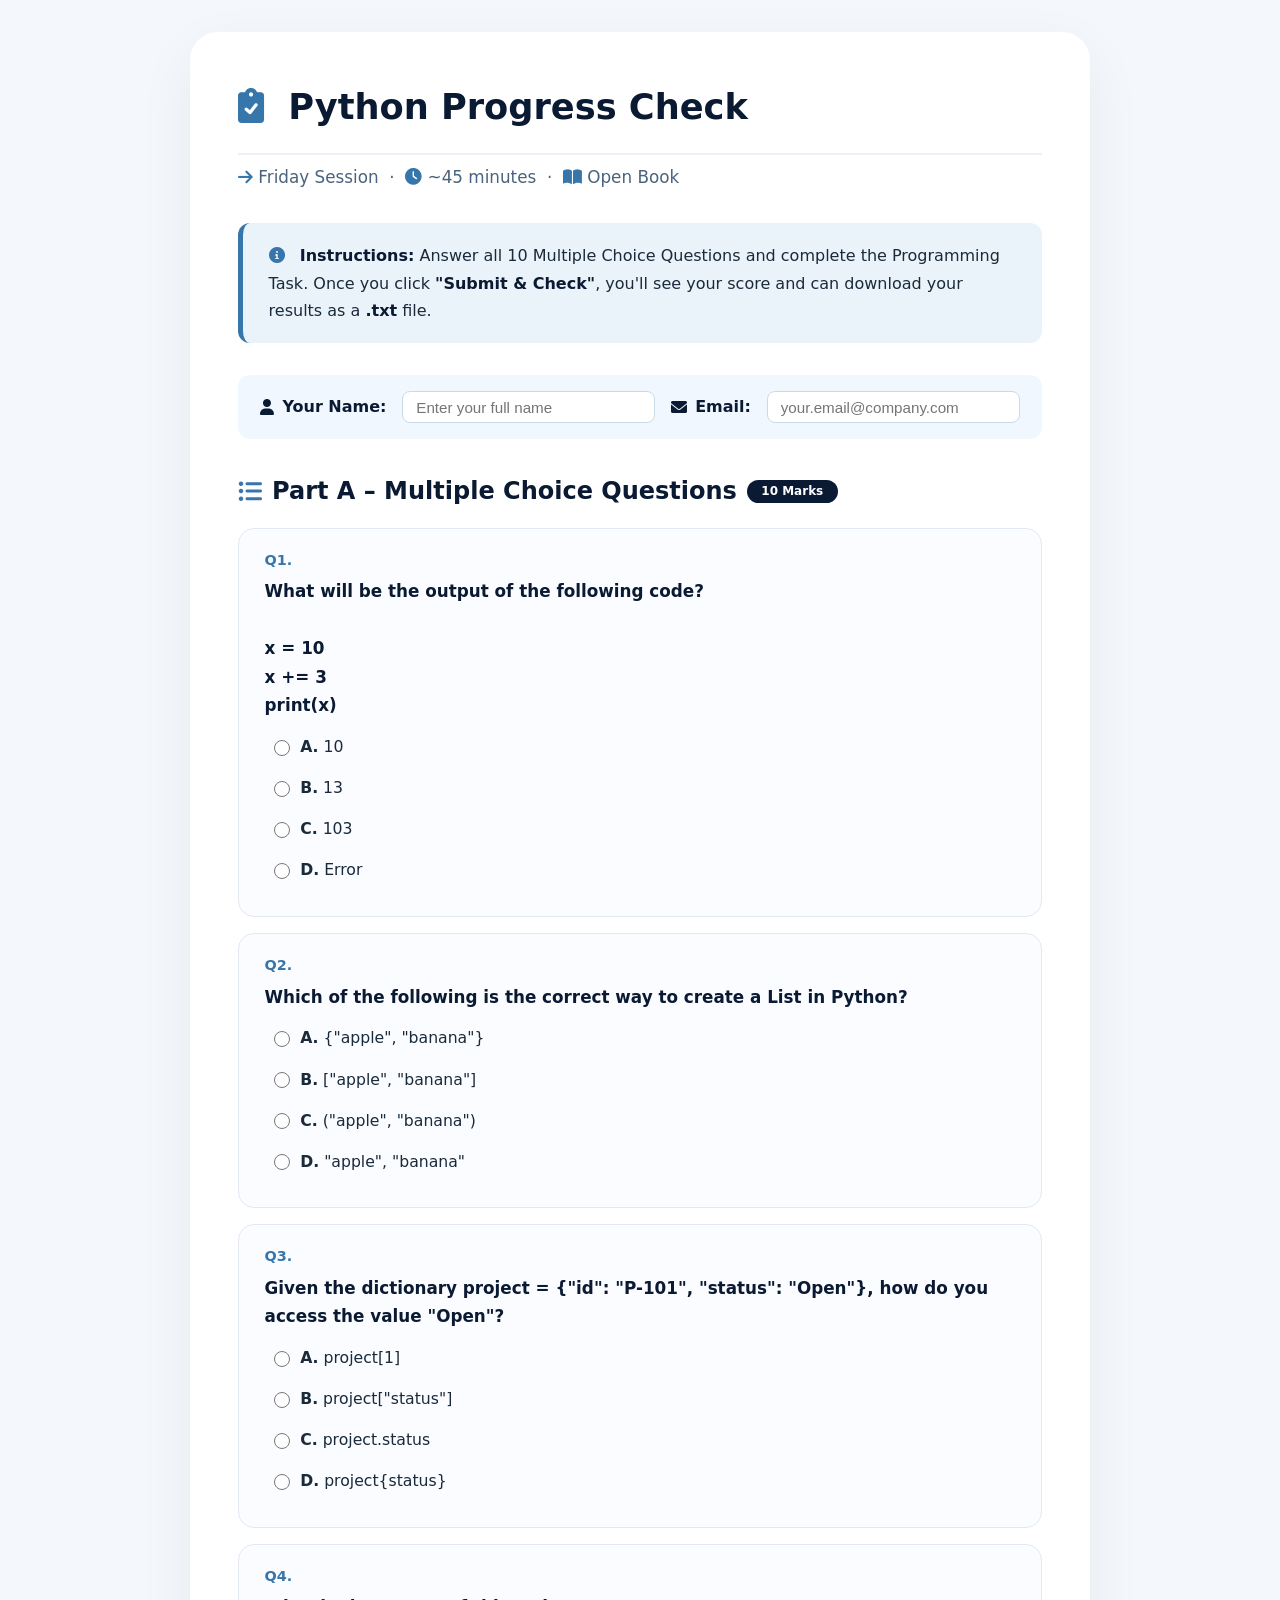
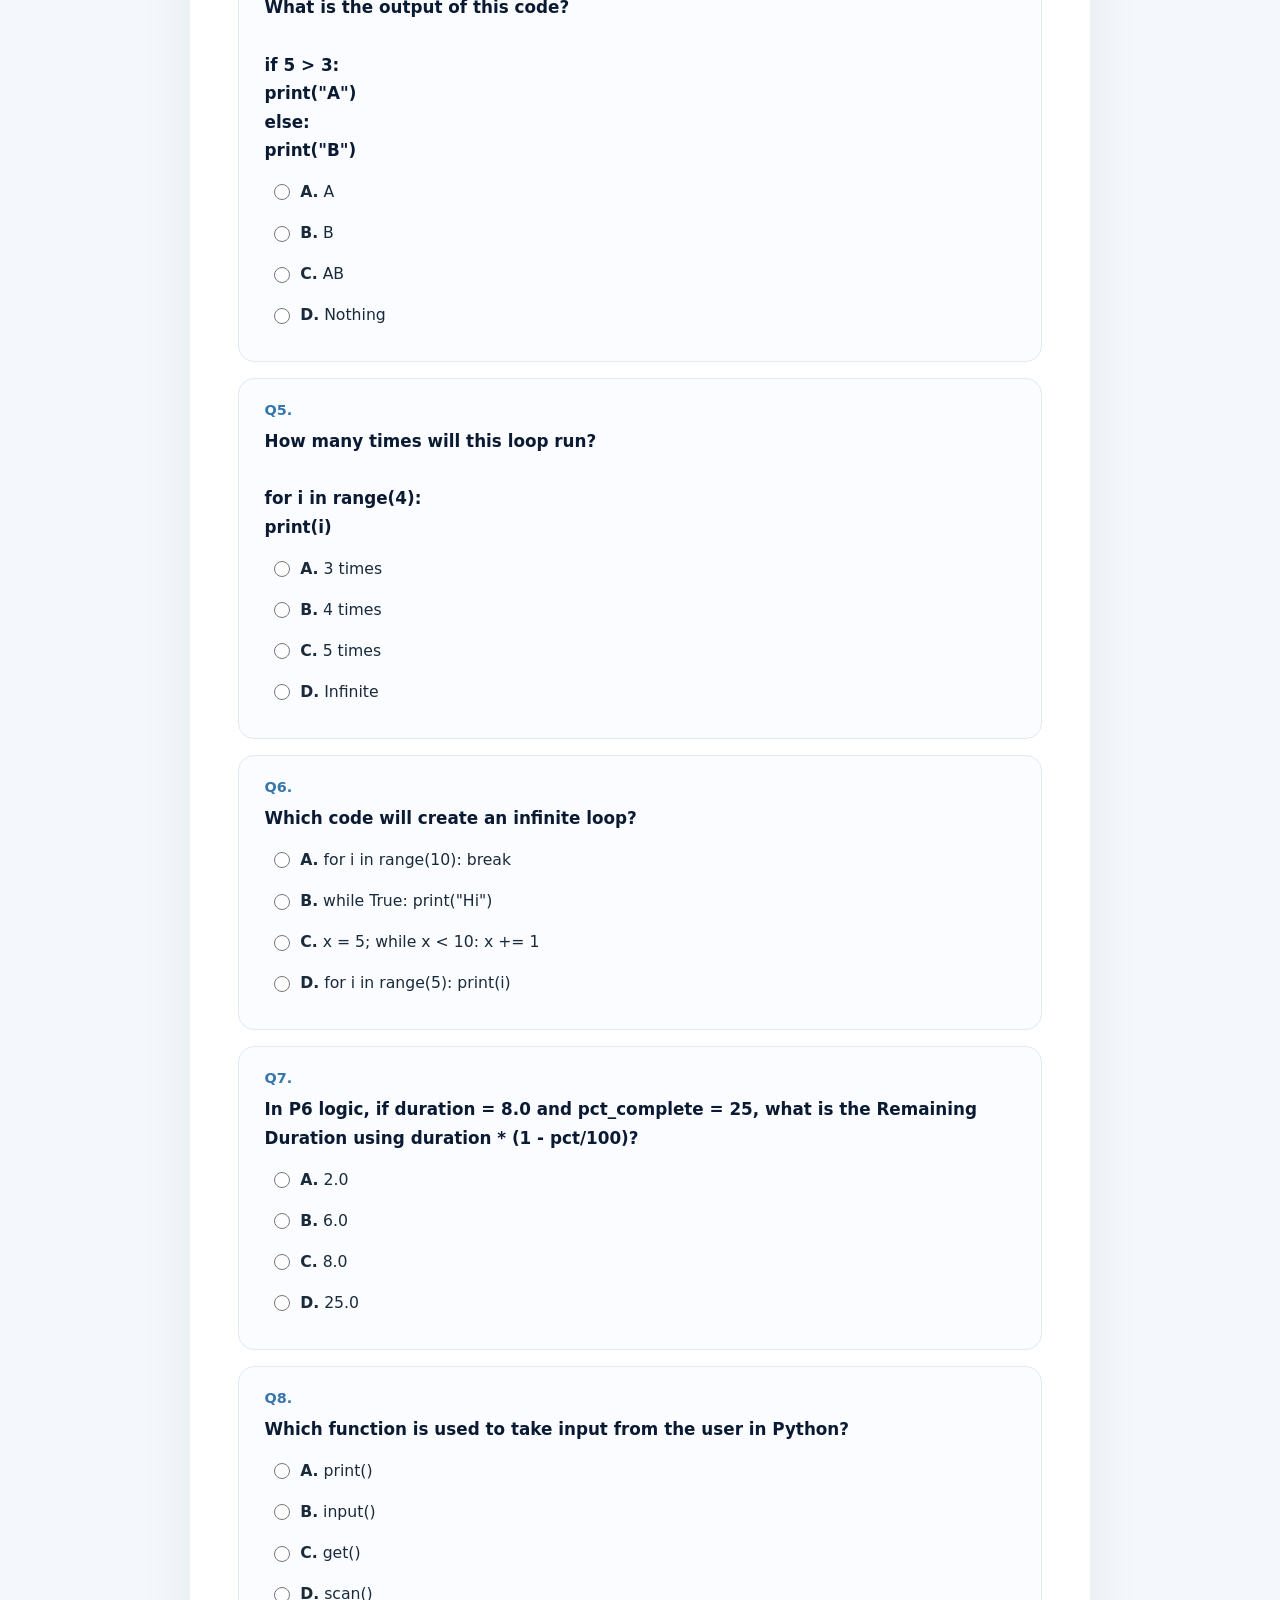
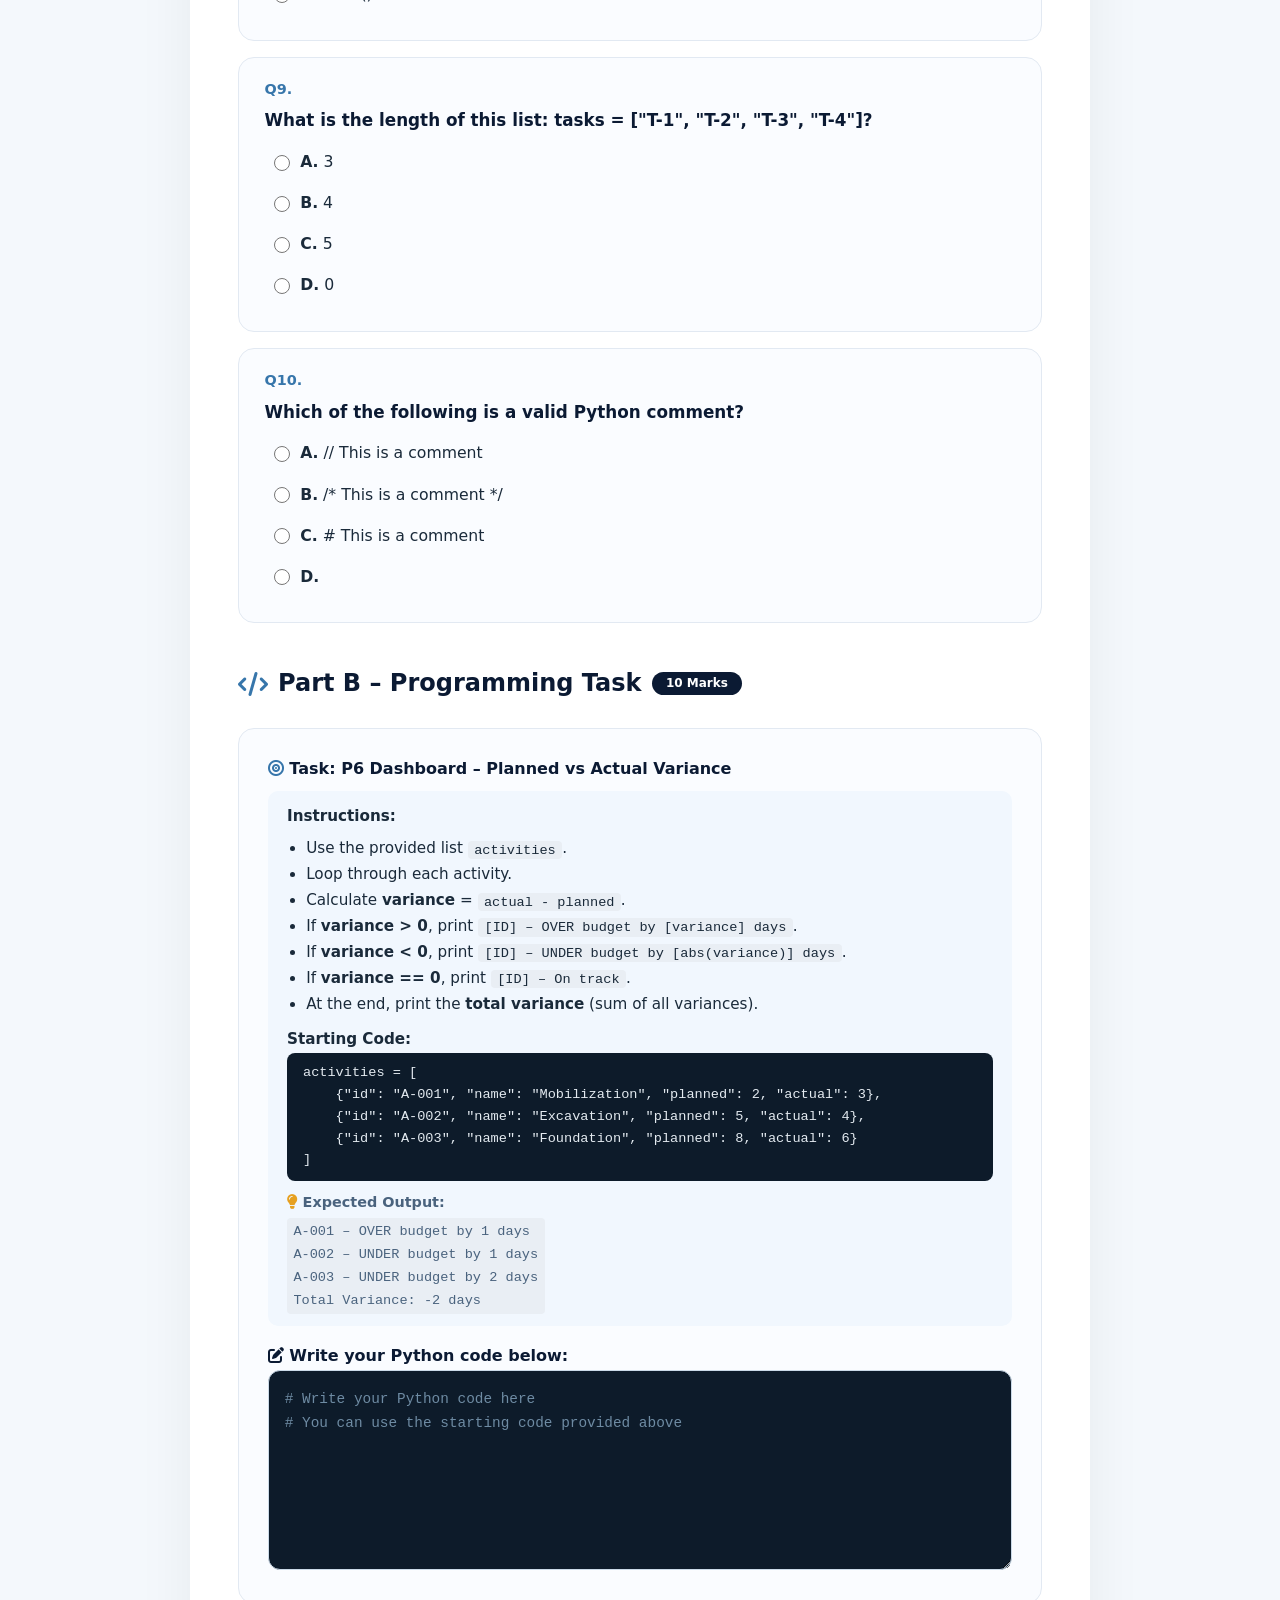
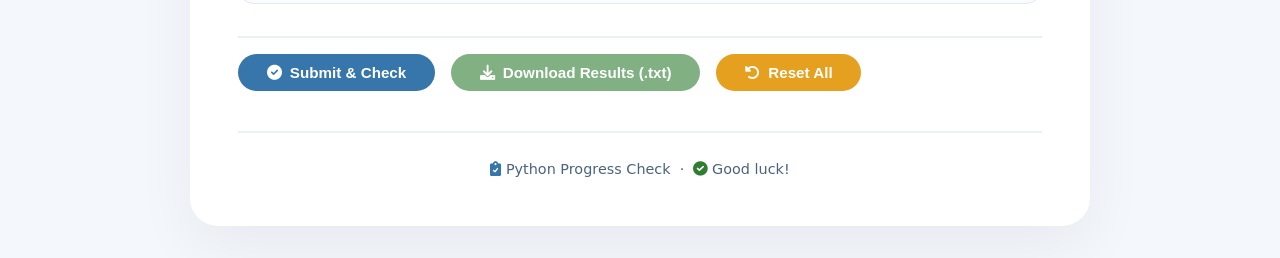
<file: progress_check.html>
<!DOCTYPE html>
<html lang="en">
<head>
    <meta charset="UTF-8" />
    <meta name="viewport" content="width=device-width, initial-scale=1.0" />
    <title>Python Progress Check – Friday Session</title>
    <!-- Font Awesome -->
    <link rel="stylesheet" href="https://cdnjs.cloudflare.com/ajax/libs/font-awesome/6.0.0-beta3/css/all.min.css" />
    <style>
        * {
            margin: 0;
            padding: 0;
            box-sizing: border-box;
        }
        body {
            font-family: 'Segoe UI', system-ui, -apple-system, sans-serif;
            background: #f4f8fc;
            color: #1a2a3a;
            padding: 2rem 1rem;
            line-height: 1.7;
        }
        .container {
            max-width: 900px;
            margin: 0 auto;
            background: #ffffff;
            border-radius: 28px;
            box-shadow: 0 20px 60px rgba(0, 20, 40, 0.06);
            padding: 2.8rem 3rem;
        }
        h1 {
            font-size: 2.2rem;
            color: #0b1a33;
            border-bottom: 2px solid #eaf0f6;
            padding-bottom: 1rem;
            margin-bottom: 0.5rem;
        }
        h1 i {
            color: #3776ab;
            margin-right: 12px;
        }
        .subtitle {
            color: #4a637e;
            margin-bottom: 2rem;
            font-size: 1.05rem;
        }
        .subtitle i {
            color: #3776ab;
        }

        .info-box {
            background: #eaf3fa;
            border-left: 5px solid #3776ab;
            border-radius: 12px;
            padding: 1.2rem 1.6rem;
            margin-bottom: 2rem;
        }
        .info-box i {
            color: #3776ab;
            margin-right: 10px;
        }
        .info-box strong {
            color: #0b1a33;
        }

        .section-title {
            font-size: 1.5rem;
            font-weight: 700;
            color: #0b1a33;
            margin: 2rem 0 1rem 0;
            display: flex;
            align-items: center;
            gap: 10px;
        }
        .section-title i {
            color: #3776ab;
        }
        .section-title .badge {
            background: #0b1a33;
            color: #fff;
            font-size: 0.75rem;
            padding: 0.1rem 0.9rem;
            border-radius: 40px;
            font-weight: 600;
        }

        .question {
            background: #fafcff;
            border: 1px solid #e2e9f2;
            border-radius: 16px;
            padding: 1.2rem 1.6rem;
            margin: 1rem 0;
            transition: 0.2s;
        }
        .question:hover {
            border-color: #b8cce0;
        }
        .question.correct {
            border-left: 5px solid #2e7d32;
            background: #f1f9f0;
        }
        .question.wrong {
            border-left: 5px solid #c62828;
            background: #fdf0ef;
        }
        .question-number {
            font-weight: 700;
            color: #3776ab;
            font-size: 0.9rem;
        }
        .question-text {
            font-weight: 600;
            font-size: 1.05rem;
            margin: 0.3rem 0 0.6rem 0;
            color: #0b1a33;
        }
        .question .options {
            display: flex;
            flex-direction: column;
            gap: 0.3rem;
            margin: 0.4rem 0;
        }
        .question .options label {
            display: flex;
            align-items: center;
            gap: 10px;
            padding: 0.3rem 0.6rem;
            border-radius: 8px;
            cursor: pointer;
            transition: 0.15s;
            font-size: 0.98rem;
        }
        .question .options label:hover {
            background: #eaf3fa;
        }
        .question .options input[type="radio"] {
            width: 16px;
            height: 16px;
            accent-color: #3776ab;
            flex-shrink: 0;
            cursor: pointer;
        }
        .result-feedback {
            margin-top: 0.5rem;
            font-weight: 600;
            font-size: 0.95rem;
        }
        .result-feedback .correct-text {
            color: #2e7d32;
        }
        .result-feedback .wrong-text {
            color: #c62828;
        }
        .result-feedback .correct-answer {
            color: #1d6b3e;
            font-weight: 400;
        }

        .programming-section {
            background: #fafcff;
            border: 1px solid #e2e9f2;
            border-radius: 16px;
            padding: 1.6rem 1.8rem;
            margin: 1.5rem 0;
        }
        .programming-section .task-text {
            background: #f1f7fe;
            border-radius: 10px;
            padding: 0.8rem 1.2rem;
            margin: 0.6rem 0 1rem 0;
            font-size: 0.95rem;
        }
        .programming-section .task-text code {
            background: #e9eef4;
            padding: 0.1rem 0.4rem;
            border-radius: 4px;
            font-size: 0.85rem;
        }
        .programming-section textarea {
            width: 100%;
            min-height: 200px;
            font-family: 'JetBrains Mono', 'Fira Code', monospace;
            font-size: 0.9rem;
            padding: 1rem;
            border: 1px solid #cbdae8;
            border-radius: 12px;
            background: #0d1b2a;
            color: #e3eaf0;
            resize: vertical;
            line-height: 1.7;
            tab-size: 4;
        }
        .programming-section textarea:focus {
            outline: none;
            border-color: #3776ab;
            box-shadow: 0 0 0 3px rgba(55, 118, 171, 0.12);
        }
        .programming-section textarea::placeholder {
            color: #6e8ba3;
        }

        .user-info {
            display: flex;
            flex-wrap: wrap;
            gap: 1rem;
            margin-bottom: 1.5rem;
            padding: 1rem 1.4rem;
            background: #f1f7fe;
            border-radius: 12px;
        }
        .user-info label {
            font-weight: 600;
            color: #0b1a33;
            display: flex;
            align-items: center;
            gap: 8px;
        }
        .user-info input {
            padding: 0.4rem 0.8rem;
            border: 1px solid #cbdae8;
            border-radius: 8px;
            font-size: 0.95rem;
            flex: 1;
            min-width: 180px;
        }
        .user-info input:focus {
            outline: none;
            border-color: #3776ab;
            box-shadow: 0 0 0 3px rgba(55, 118, 171, 0.12);
        }

        .btn {
            display: inline-flex;
            align-items: center;
            gap: 8px;
            padding: 0.6rem 1.8rem;
            border: none;
            border-radius: 40px;
            font-weight: 600;
            font-size: 0.95rem;
            cursor: pointer;
            transition: 0.2s;
            color: #fff;
            background: #3776ab;
        }
        .btn:hover {
            background: #1f5a8e;
            transform: translateY(-2px);
            box-shadow: 0 6px 20px rgba(55, 118, 171, 0.25);
        }
        .btn-success {
            background: #2e7d32;
        }
        .btn-success:hover {
            background: #1d6b3e;
        }
        .btn-warning {
            background: #e6a020;
        }
        .btn-warning:hover {
            background: #c47f15;
        }
        .btn:disabled {
            opacity: 0.6;
            cursor: not-allowed;
            transform: none;
            box-shadow: none;
        }

        .action-bar {
            display: flex;
            flex-wrap: wrap;
            gap: 1rem;
            margin: 2rem 0 1rem 0;
            padding-top: 1rem;
            border-top: 2px solid #eaf0f6;
        }

        .score-display {
            background: #0b1a33;
            color: #fff;
            border-radius: 16px;
            padding: 1.5rem 2rem;
            margin: 1.5rem 0;
            display: none;
            text-align: center;
        }
        .score-display .score-number {
            font-size: 3rem;
            font-weight: 700;
            color: #ffeb3b;
        }
        .score-display .score-label {
            font-size: 1.1rem;
            opacity: 0.8;
        }
        .score-display .score-detail {
            margin-top: 0.3rem;
            font-size: 0.95rem;
            opacity: 0.7;
        }

        .download-note {
            background: #fef6e6;
            border-left: 5px solid #e6a020;
            border-radius: 12px;
            padding: 0.8rem 1.4rem;
            margin: 1.2rem 0 0.5rem 0;
            font-size: 0.95rem;
            color: #5d4a1a;
        }
        .download-note i {
            color: #e6a020;
            margin-right: 8px;
        }
        .download-note code {
            background: #fef0d0;
            padding: 0.1rem 0.4rem;
            border-radius: 4px;
            font-weight: 600;
        }

        .footer {
            margin-top: 2.5rem;
            padding-top: 1.5rem;
            border-top: 2px solid #eaf0f6;
            text-align: center;
            color: #4a637e;
            font-size: 0.9rem;
        }
        .footer i {
            color: #3776ab;
        }

        @media (max-width: 700px) {
            .container {
                padding: 1.5rem 1.2rem;
            }
            h1 {
                font-size: 1.6rem;
            }
            .question {
                padding: 1rem 1rem;
            }
            .programming-section {
                padding: 1.2rem 1.2rem;
            }
            .programming-section textarea {
                min-height: 150px;
                font-size: 0.8rem;
            }
            .action-bar {
                flex-direction: column;
            }
            .btn {
                justify-content: center;
            }
            .user-info {
                flex-direction: column;
            }
        }

        /* Scrollable code area styling */
        .code-block-placeholder {
            font-family: monospace;
            color: #6e8ba3;
            font-size: 0.85rem;
            padding: 0.5rem 0;
        }
        .highlight-yellow {
            background: rgba(255, 235, 59, 0.2);
            padding: 0 0.2rem;
            border-radius: 3px;
        }
    </style>
</head>
<body>

    <div class="container" id="app">

        <!-- ===== HEADER ===== -->
        <h1><i class="fas fa-clipboard-check"></i> Python Progress Check</h1>
        <div class="subtitle">
            <i class="fas fa-arrow-right"></i> Friday Session &nbsp;·&nbsp;
            <i class="fas fa-clock"></i> ~45 minutes &nbsp;·&nbsp;
            <i class="fas fa-book-open"></i> Open Book
        </div>

        <div class="info-box">
            <i class="fas fa-info-circle"></i>
            <strong>Instructions:</strong> Answer all 10 Multiple Choice Questions and complete the Programming Task.
            Once you click <strong>"Submit & Check"</strong>, you'll see your score and can download your results as a <strong>.txt</strong> file.
        </div>

        <!-- ===== USER INFO ===== -->
        <div class="user-info">
            <label><i class="fas fa-user"></i> Your Name:</label>
            <input type="text" id="participantName" placeholder="Enter your full name" />
            <label><i class="fas fa-envelope"></i> Email:</label>
            <input type="email" id="participantEmail" placeholder="your.email@company.com" />
        </div>

        <!-- ===== PART A: MCQs ===== -->
        <div class="section-title">
            <i class="fas fa-list-ul"></i> Part A – Multiple Choice Questions
            <span class="badge">10 Marks</span>
        </div>

        <div id="mcqContainer"></div>

        <!-- ===== PART B: PROGRAMMING ===== -->
        <div class="section-title" style="margin-top:2.5rem;">
            <i class="fas fa-code"></i> Part B – Programming Task
            <span class="badge">10 Marks</span>
        </div>

        <div class="programming-section">
            <p style="font-weight:600; color:#0b1a33;">
                <i class="fas fa-bullseye" style="color:#3776ab;"></i>
                Task: P6 Dashboard – Planned vs Actual Variance
            </p>
            <div class="task-text">
                <p><strong>Instructions:</strong></p>
                <ul style="margin:0.4rem 0 0 1.2rem; font-size:0.95rem;">
                    <li>Use the provided list <code>activities</code>.</li>
                    <li>Loop through each activity.</li>
                    <li>Calculate <strong>variance</strong> = <code>actual - planned</code>.</li>
                    <li>If <strong>variance > 0</strong>, print <code>[ID] – OVER budget by [variance] days</code>.</li>
                    <li>If <strong>variance < 0</strong>, print <code>[ID] – UNDER budget by [abs(variance)] days</code>.</li>
                    <li>If <strong>variance == 0</strong>, print <code>[ID] – On track</code>.</li>
                    <li>At the end, print the <strong>total variance</strong> (sum of all variances).</li>
                </ul>
                <p style="margin-top:0.6rem;"><strong>Starting Code:</strong></p>
                <div style="background:#0d1b2a; color:#e3eaf0; border-radius:8px; padding:0.6rem 1rem; font-family:monospace; font-size:0.85rem; line-height:1.6; overflow-x:auto;">
                    activities = [<br />
                    &nbsp;&nbsp;&nbsp;&nbsp;{"id": "A-001", "name": "Mobilization", "planned": 2, "actual": 3},<br />
                    &nbsp;&nbsp;&nbsp;&nbsp;{"id": "A-002", "name": "Excavation", "planned": 5, "actual": 4},<br />
                    &nbsp;&nbsp;&nbsp;&nbsp;{"id": "A-003", "name": "Foundation", "planned": 8, "actual": 6}<br />
                    ]
                </div>
                <p style="margin-top:0.6rem; font-size:0.9rem; color:#4a637e;">
                    <i class="fas fa-lightbulb" style="color:#e6a020;"></i>
                    <strong>Expected Output:</strong>
                    <br /><code style="background:#e9eef4; padding:0.1rem 0.4rem; border-radius:4px; display:inline-block; margin-top:0.2rem;">
                        A-001 – OVER budget by 1 days<br />
                        A-002 – UNDER budget by 1 days<br />
                        A-003 – UNDER budget by 2 days<br />
                        Total Variance: -2 days
                    </code>
                </p>
            </div>

            <label style="font-weight:600; color:#0b1a33; display:block; margin-top:0.8rem;">
                <i class="fas fa-edit"></i> Write your Python code below:
            </label>
            <textarea id="codeAnswer" placeholder="# Write your Python code here&#10;# You can use the starting code provided above"></textarea>
        </div>

        <!-- ===== ACTION BUTTONS ===== -->
        <div class="action-bar">
            <button class="btn" id="submitBtn" onclick="submitAssessment()">
                <i class="fas fa-check-circle"></i> Submit & Check
            </button>
            <button class="btn btn-success" id="downloadBtn" onclick="downloadResults()" disabled>
                <i class="fas fa-download"></i> Download Results (.txt)
            </button>
            <button class="btn btn-warning" onclick="resetAll()">
                <i class="fas fa-undo-alt"></i> Reset All
            </button>
        </div>

        <!-- ===== SCORE DISPLAY ===== -->
        <div class="score-display" id="scoreDisplay">
            <div class="score-label">Your Score</div>
            <div class="score-number" id="scoreNumber">0 / 10</div>
            <div class="score-detail" id="scoreDetail">MCQ: 0/10 &nbsp;|&nbsp; Programming: 10/10 (Manual Check)</div>
        </div>

        <!-- ===== DOWNLOAD NOTE ===== -->
        <div class="download-note" id="downloadNote" style="display:none;">
            <i class="fas fa-envelope"></i>
            <strong>After downloading:</strong> Please send this <code>.txt</code> file to
            <strong>esudas.dhivyanathan@imagegrafix.com</strong>
        </div>

        <!-- ===== FOOTER ===== -->
        <div class="footer">
            <i class="fas fa-clipboard-check"></i> Python Progress Check &nbsp;·&nbsp;
            <i class="fas fa-check-circle" style="color:#2e7d32;"></i> Good luck!
        </div>

    </div>

    <script>
        // ============================================================
        // DATA: 10 MCQs with correct answers
        // ============================================================
        const questions = [{
            id: 1,
            text: 'What will be the output of the following code?\n\nx = 10\nx += 3\nprint(x)',
            options: ['10', '13', '103', 'Error'],
            correct: 1
        }, {
            id: 2,
            text: 'Which of the following is the correct way to create a List in Python?',
            options: ['{"apple", "banana"}', '["apple", "banana"]', '("apple", "banana")', '"apple", "banana"'],
            correct: 1
        }, {
            id: 3,
            text: 'Given the dictionary project = {"id": "P-101", "status": "Open"}, how do you access the value "Open"?',
            options: ['project[1]', 'project["status"]', 'project.status', 'project{status}'],
            correct: 1
        }, {
            id: 4,
            text: 'What is the output of this code?\n\nif 5 > 3:\n    print("A")\nelse:\n    print("B")',
            options: ['A', 'B', 'AB', 'Nothing'],
            correct: 0
        }, {
            id: 5,
            text: 'How many times will this loop run?\n\nfor i in range(4):\n    print(i)',
            options: ['3 times', '4 times', '5 times', 'Infinite'],
            correct: 1
        }, {
            id: 6,
            text: 'Which code will create an infinite loop?',
            options: ['for i in range(10): break', 'while True: print("Hi")',
                'x = 5; while x < 10: x += 1', 'for i in range(5): print(i)'
            ],
            correct: 1
        }, {
            id: 7,
            text: 'In P6 logic, if duration = 8.0 and pct_complete = 25, what is the Remaining Duration using duration * (1 - pct/100)?',
            options: ['2.0', '6.0', '8.0', '25.0'],
            correct: 1
        }, {
            id: 8,
            text: 'Which function is used to take input from the user in Python?',
            options: ['print()', 'input()', 'get()', 'scan()'],
            correct: 1
        }, {
            id: 9,
            text: 'What is the length of this list: tasks = ["T-1", "T-2", "T-3", "T-4"]?',
            options: ['3', '4', '5', '0'],
            correct: 1
        }, {
            id: 10,
            text: 'Which of the following is a valid Python comment?',
            options: ['// This is a comment', '/* This is a comment */', '# This is a comment',
                '<!-- This is a comment -->'
            ],
            correct: 2
        }];

        // Labels for options (A, B, C, D)
        const optionLabels = ['A', 'B', 'C', 'D'];

        // ============================================================
        // RENDER MCQs
        // ============================================================
        function renderMCQs() {
            const container = document.getElementById('mcqContainer');
            let html = '';
            questions.forEach((q, idx) => {
                html += `
                    <div class="question" id="q-${idx}">
                        <div class="question-number">Q${idx+1}.</div>
                        <div class="question-text">${q.text.replace(/\n/g, '<br>')}</div>
                        <div class="options">
                `;
                q.options.forEach((opt, optIdx) => {
                    html += `
                        <label>
                            <input type="radio" name="mcq_${idx}" value="${optIdx}" />
                            <span><strong>${optionLabels[optIdx]}.</strong> ${opt}</span>
                        </label>
                    `;
                });
                html += `
                        </div>
                        <div class="result-feedback" id="feedback-${idx}"></div>
                    </div>
                `;
            });
            container.innerHTML = html;
        }

        // ============================================================
        // SUBMIT / CHECK
        // ============================================================
        let submitted = false;
        let mcqResults = [];
        let programCode = '';

        function submitAssessment() {
            if (submitted) {
                alert('You have already submitted. Use "Reset All" to try again.');
                return;
            }

            // Get participant name
            const name = document.getElementById('participantName').value.trim() || 'Anonymous';
            const email = document.getElementById('participantEmail').value.trim() || 'Not provided';

            // Check all MCQs are answered
            let allAnswered = true;
            for (let i = 0; i < questions.length; i++) {
                const radios = document.querySelectorAll(`input[name="mcq_${i}"]`);
                let checked = false;
                radios.forEach(r => { if (r.checked) checked = true; });
                if (!checked) {
                    allAnswered = false;
                    document.getElementById(`q-${i}`).style.borderLeft = '5px solid #e6a020';
                } else {
                    document.getElementById(`q-${i}`).style.borderLeft = '1px solid #e2e9f2';
                }
            }

            if (!allAnswered) {
                alert('Please answer all 10 MCQ questions before submitting.');
                return;
            }

            // Collect answers and check
            let correctCount = 0;
            mcqResults = [];

            for (let i = 0; i < questions.length; i++) {
                const radios = document.querySelectorAll(`input[name="mcq_${i}"]`);
                let selected = -1;
                radios.forEach((r, idx) => { if (r.checked) selected = idx; });

                const isCorrect = (selected === questions[i].correct);
                if (isCorrect) correctCount++;

                mcqResults.push({
                    qIndex: i,
                    question: questions[i].text,
                    options: questions[i].options,
                    selected: selected,
                    correct: questions[i].correct,
                    isCorrect: isCorrect,
                    selectedLabel: selected >= 0 ? optionLabels[selected] : 'None',
                    correctLabel: optionLabels[questions[i].correct]
                });

                // Show feedback
                const feedback = document.getElementById(`feedback-${i}`);
                const qDiv = document.getElementById(`q-${i}`);
                if (isCorrect) {
                    feedback.innerHTML = `<span class="correct-text">✅ Correct!</span>`;
                    qDiv.className = 'question correct';
                } else {
                    feedback.innerHTML =
                        `<span class="wrong-text">❌ Incorrect. Correct answer: <span class="correct-answer">${optionLabels[questions[i].correct]}. ${questions[i].options[questions[i].correct]}</span></span>`;
                    qDiv.className = 'question wrong';
                }

                // Disable radios
                radios.forEach(r => r.disabled = true);
            }

            // Get programming code
            programCode = document.getElementById('codeAnswer').value.trim() || '(No code provided)';

            // Show score
            const scoreDisplay = document.getElementById('scoreDisplay');
            scoreDisplay.style.display = 'block';
            document.getElementById('scoreNumber').textContent = `${correctCount} / 10`;
            document.getElementById('scoreDetail').textContent =
                `MCQ: ${correctCount}/10  |  Programming: 10/10 (Manual Check)`;

            // Enable download
            document.getElementById('downloadBtn').disabled = false;
            document.getElementById('downloadNote').style.display = 'block';

            // Disable submit
            document.getElementById('submitBtn').disabled = true;
            submitted = true;

            // Scroll to score
            scoreDisplay.scrollIntoView({ behavior: 'smooth', block: 'center' });
        }

        // ============================================================
        // DOWNLOAD RESULTS AS TXT
        // ============================================================
        function downloadResults() {
            if (!submitted) {
                alert('Please submit your assessment first.');
                return;
            }

            const name = document.getElementById('participantName').value.trim() || 'Anonymous';
            const email = document.getElementById('participantEmail').value.trim() || 'Not provided';

            let lines = [];
            const separator = '='.repeat(70);

            // Header
            lines.push('PYTHON PROGRESS CHECK – RESULTS');
            lines.push(separator);
            lines.push(`Participant Name : ${name}`);
            lines.push(`Email           : ${email}`);
            lines.push(`Date            : ${new Date().toLocaleDateString()}`);
            lines.push(`Time            : ${new Date().toLocaleTimeString()}`);
            lines.push(separator);
            lines.push('');

            // MCQs
            lines.push('PART A – MULTIPLE CHOICE QUESTIONS (10 Marks)');
            lines.push('-'.repeat(60));

            let correctCount = 0;
            mcqResults.forEach((r, idx) => {
                const status = r.isCorrect ? '✅ CORRECT' : '❌ INCORRECT';
                if (r.isCorrect) correctCount++;
                lines.push(`Q${idx+1}. ${r.question.replace(/\n/g, ' ')}`);
                lines.push(`   Your Answer : ${r.selectedLabel}. ${r.selected >= 0 ? r.options[r.selected] : 'None'}`);
                if (!r.isCorrect) {
                    lines.push(`   Correct     : ${r.correctLabel}. ${r.options[r.correct]}`);
                }
                lines.push(`   Status      : ${status}`);
                lines.push('');
            });

            // Score summary
            lines.push('-'.repeat(60));
            lines.push(`MCQ Score : ${correctCount} / 10`);
            lines.push('');

            // Programming task
            lines.push('PART B – PROGRAMMING TASK (10 Marks)');
            lines.push('-'.repeat(60));
            lines.push('Code submitted:');
            lines.push('```');
            lines.push(programCode);
            lines.push('```');
            lines.push('');
            lines.push('-'.repeat(60));
            lines.push('Programming Score : 10/10 (To be manually checked)');
            lines.push('');

            // Final summary
            lines.push(separator);
            lines.push('FINAL SCORE SUMMARY');
            lines.push(separator);
            lines.push(`Total MCQ Score   : ${correctCount} / 10`);
            lines.push(`Programming Score : 10 / 10 (Manual Check)`);
            lines.push(`TOTAL             : ${correctCount + 10} / 20`);
            lines.push(separator);
            lines.push('');

            // Download note
            lines.push('📧 IMPORTANT: Please send this file to:');
            lines.push('   esudas.dhivyanathan@imagegrafix.com');
            lines.push('');
            lines.push('Thank you for completing the Progress Check!');
            lines.push(separator);

            // Create and download
            const content = lines.join('\n');
            const blob = new Blob([content], { type: 'text/plain;charset=utf-8' });
            const url = URL.createObjectURL(blob);
            const a = document.createElement('a');
            a.href = url;
            a.download = `ProgressCheck_${name.replace(/\s+/g, '_')}.txt`;
            document.body.appendChild(a);
            a.click();
            document.body.removeChild(a);
            URL.revokeObjectURL(url);
        }

        // ============================================================
        // RESET ALL
        // ============================================================
        function resetAll() {
            if (!confirm('Reset all answers and start over?')) return;

            // Reset radios
            document.querySelectorAll('input[type="radio"]').forEach(r => {
                r.checked = false;
                r.disabled = false;
            });

            // Reset feedback
            document.querySelectorAll('.result-feedback').forEach(el => el.innerHTML = '');

            // Reset question styles
            document.querySelectorAll('.question').forEach(el => {
                el.className = 'question';
                el.style.borderLeft = '1px solid #e2e9f2';
            });

            // Reset code
            document.getElementById('codeAnswer').value = '';

            // Reset score
            document.getElementById('scoreDisplay').style.display = 'none';
            document.getElementById('downloadBtn').disabled = true;
            document.getElementById('downloadNote').style.display = 'none';
            document.getElementById('submitBtn').disabled = false;

            mcqResults = [];
            programCode = '';
            submitted = false;

            window.scrollTo({ top: 0, behavior: 'smooth' });
        }

        // ============================================================
        // INIT
        // ============================================================
        renderMCQs();

        // Auto-save participant name to localStorage (optional)
        document.getElementById('participantName').addEventListener('change', function() {
            localStorage.setItem('pName', this.value);
        });
        document.getElementById('participantEmail').addEventListener('change', function() {
            localStorage.setItem('pEmail', this.value);
        });

        // Load from localStorage
        const savedName = localStorage.getItem('pName');
        const savedEmail = localStorage.getItem('pEmail');
        if (savedName) document.getElementById('participantName').value = savedName;
        if (savedEmail) document.getElementById('participantEmail').value = savedEmail;

        console.log('✅ Progress Check ready!');
    </script>

</body>
</html>
</file>
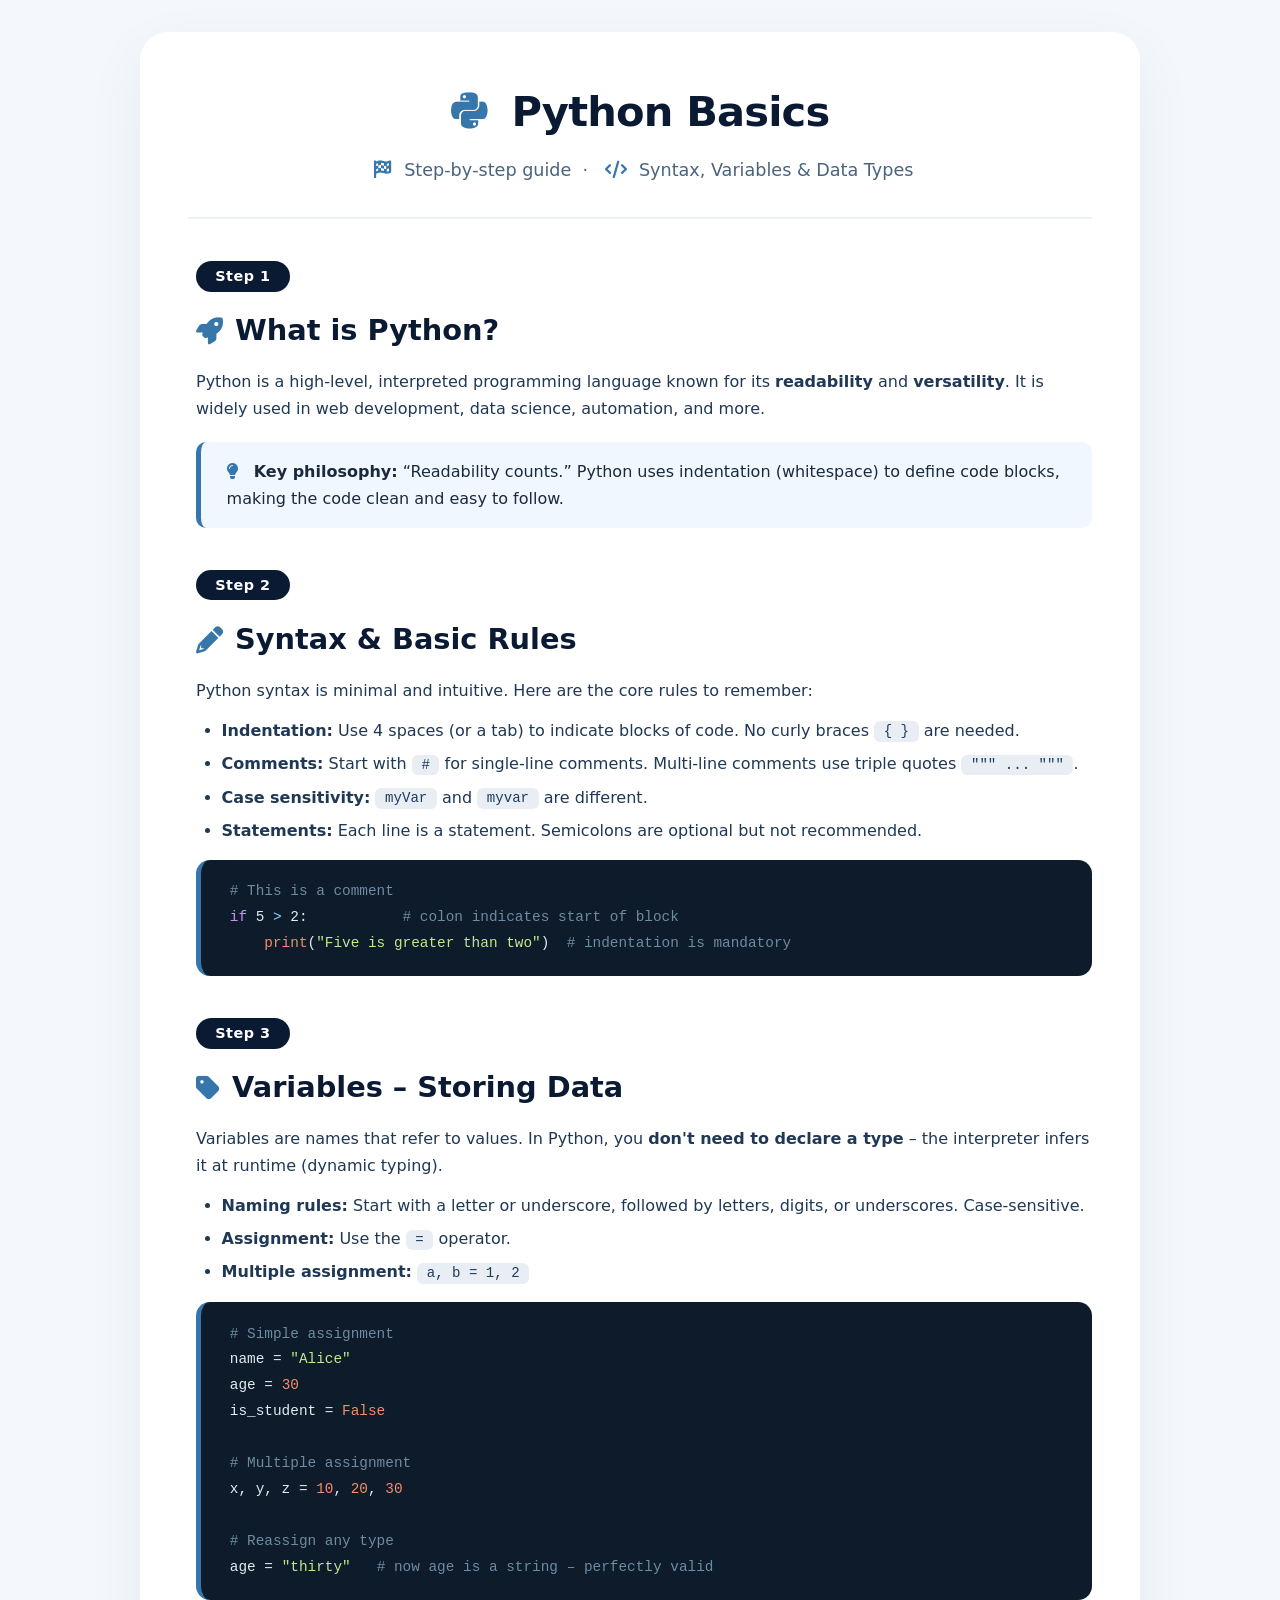
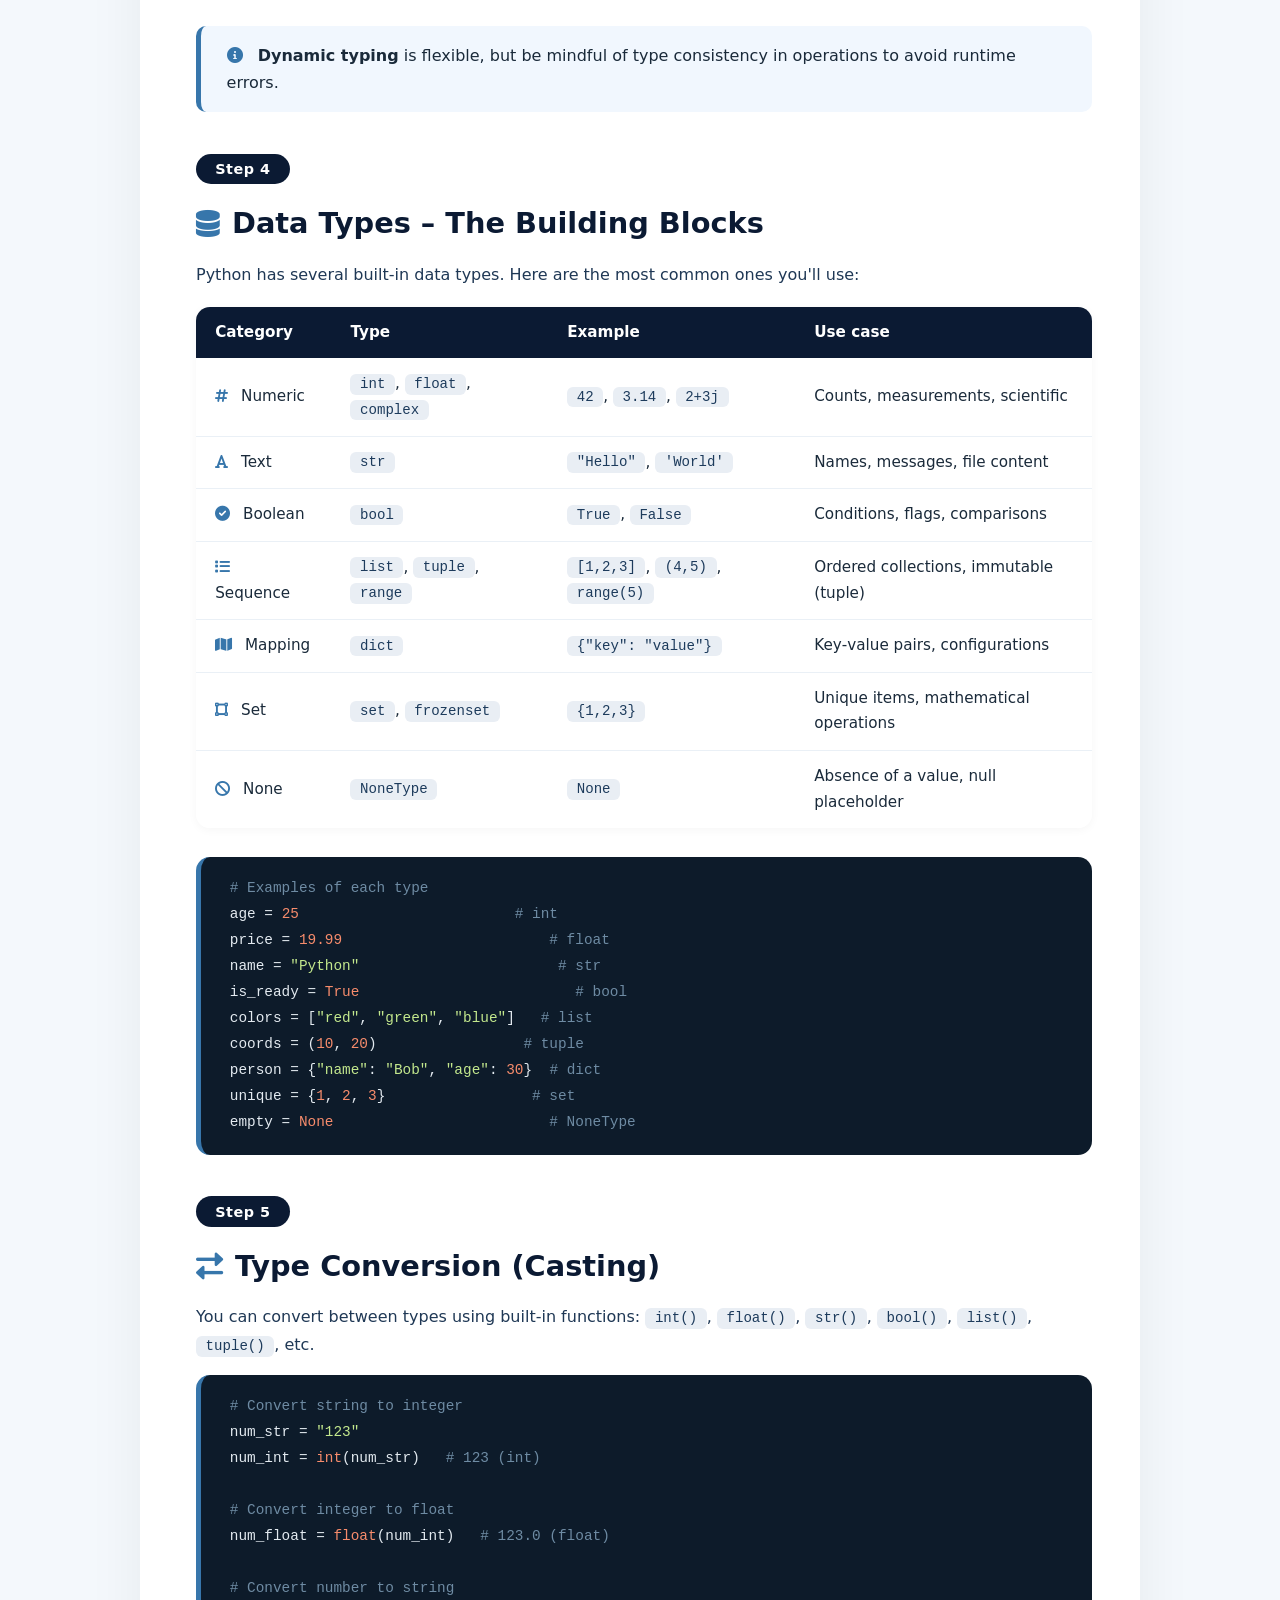
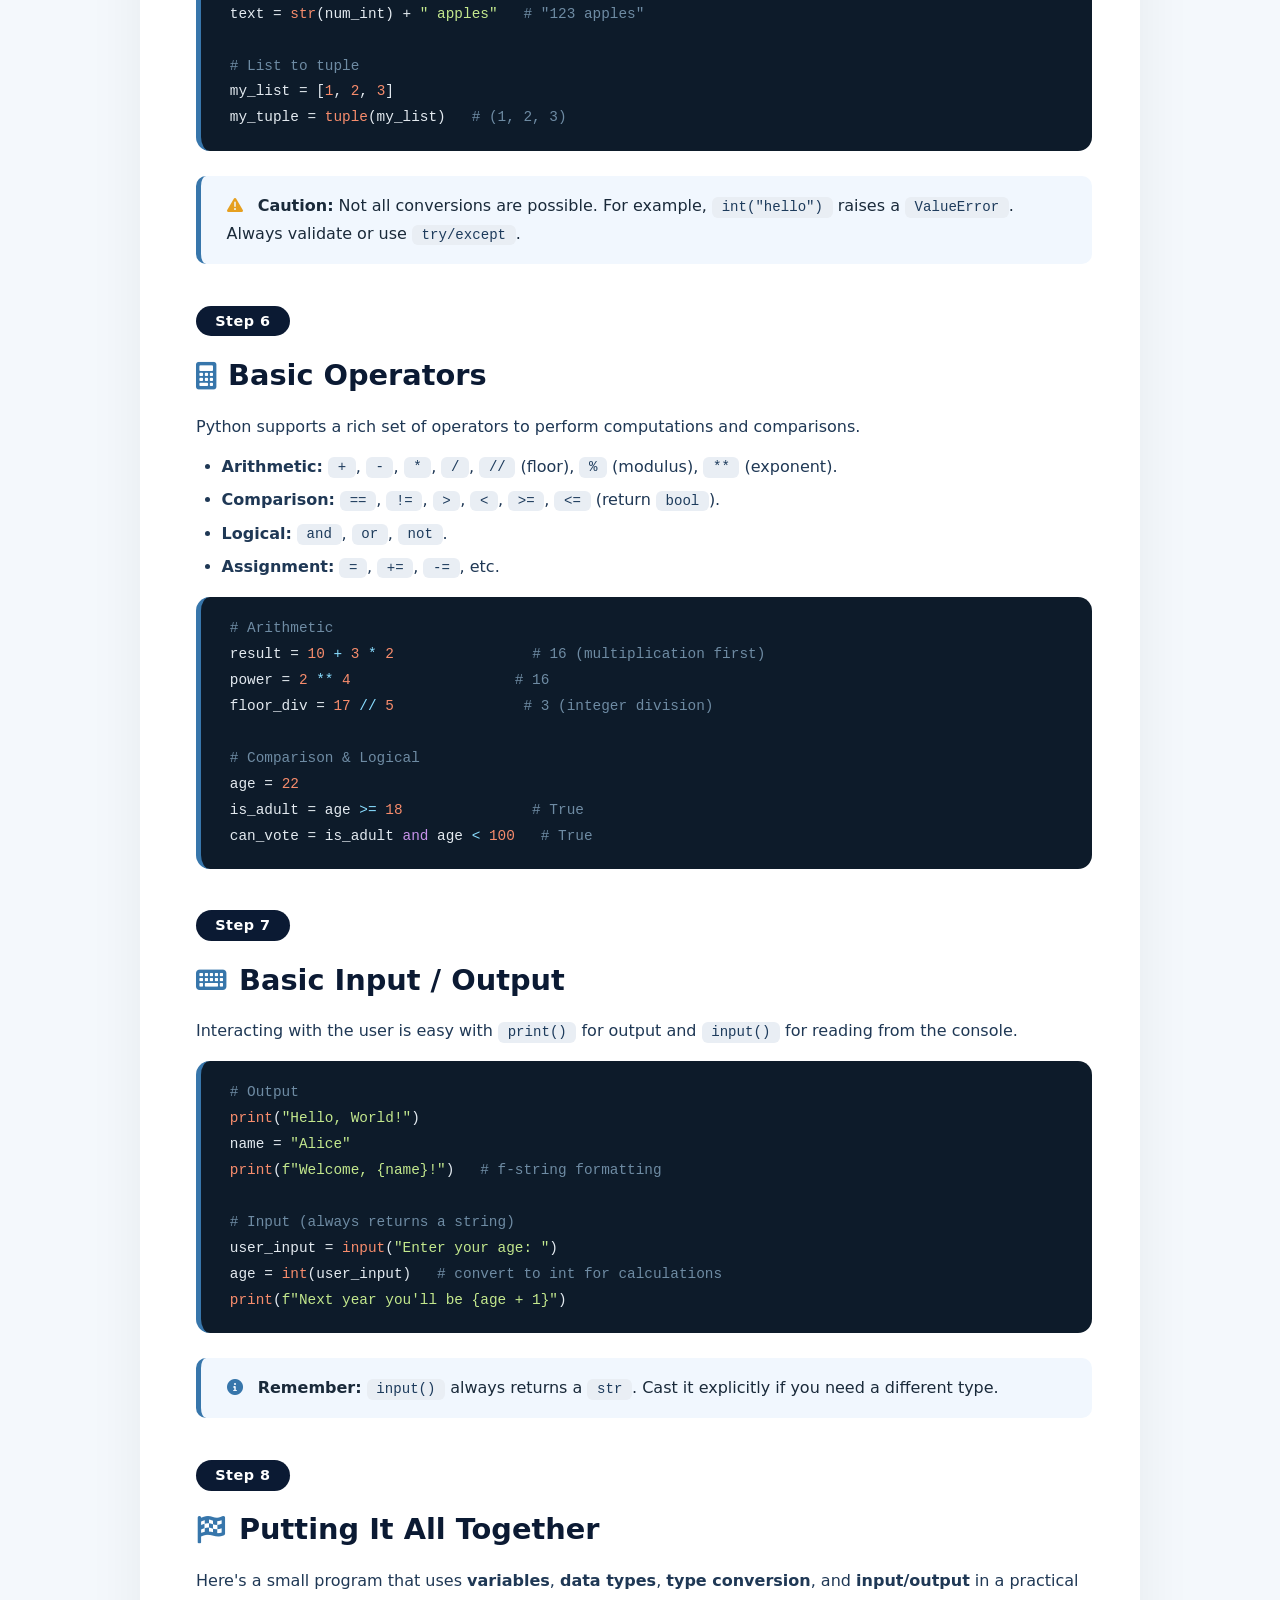
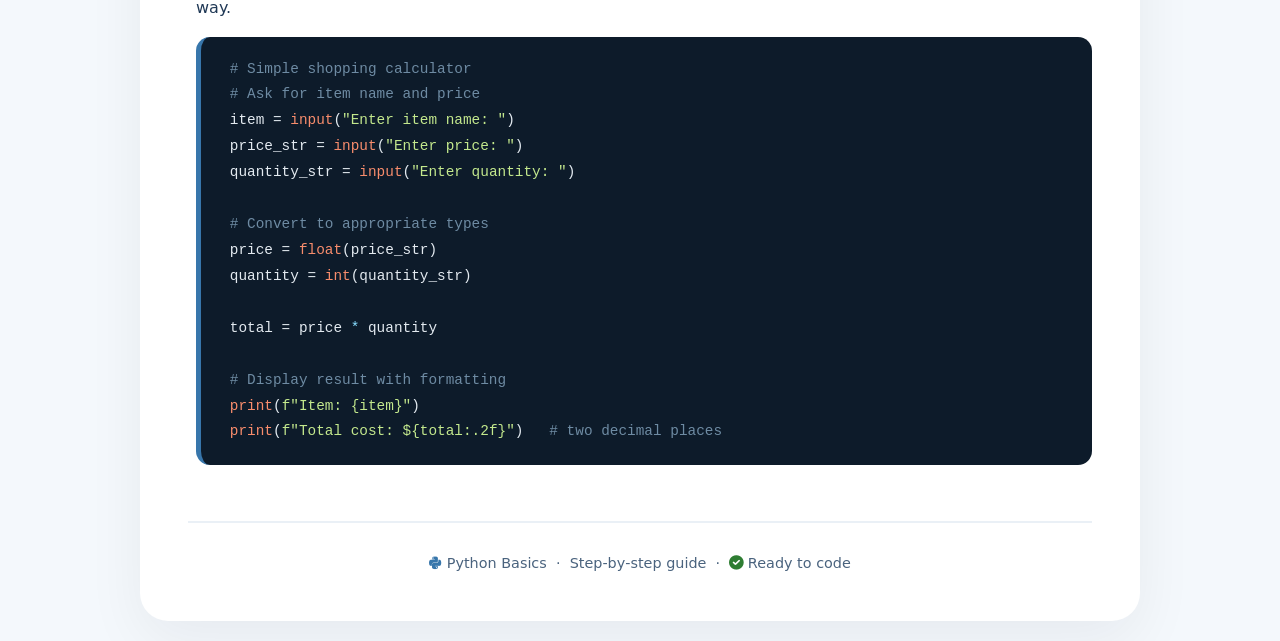
<file: python_training.html>
<!DOCTYPE html>
<html lang="en">
<head>
    <meta charset="UTF-8" />
    <meta name="viewport" content="width=device-width, initial-scale=1.0" />
    <title>Python Basics – Step‑by‑Step Guide</title>
    <!-- Font Awesome -->
    <link rel="stylesheet" href="https://cdnjs.cloudflare.com/ajax/libs/font-awesome/6.0.0-beta3/css/all.min.css" />
    <style>
        * {
            margin: 0;
            padding: 0;
            box-sizing: border-box;
        }

        body {
            font-family: 'Segoe UI', system-ui, -apple-system, sans-serif;
            background: #f4f8fc;
            color: #1a2a3a;
            padding: 2rem 1rem;
            line-height: 1.7;
        }

        .guide-container {
            max-width: 1000px;
            margin: 0 auto;
            background: #ffffff;
            border-radius: 28px;
            box-shadow: 0 20px 60px rgba(0, 20, 40, 0.06);
            padding: 2.8rem 3rem;
        }

        /* Header */
        .guide-header {
            text-align: center;
            border-bottom: 2px solid #eaf0f6;
            padding-bottom: 2rem;
            margin-bottom: 2.5rem;
        }

        .guide-header h1 {
            font-size: 2.6rem;
            font-weight: 700;
            color: #0b1a33;
            letter-spacing: -0.02em;
        }

        .guide-header h1 i {
            color: #3776ab;
            margin-right: 12px;
        }

        .guide-header .sub {
            font-size: 1.1rem;
            color: #4a637e;
            margin-top: 8px;
        }

        .guide-header .sub i {
            color: #3776ab;
            margin: 0 6px;
        }

        /* Step styling */
        .step {
            margin: 2.6rem 0 1.8rem 0;
            padding-left: 0.5rem;
        }

        .step-number {
            display: inline-block;
            background: #0b1a33;
            color: #fff;
            font-weight: 700;
            font-size: 0.9rem;
            padding: 0.2rem 1.2rem;
            border-radius: 40px;
            letter-spacing: 0.5px;
            margin-bottom: 0.6rem;
        }

        .step h2 {
            font-size: 1.8rem;
            font-weight: 700;
            color: #0b1a33;
            margin: 0.3rem 0 0.8rem 0;
            display: flex;
            align-items: center;
            gap: 12px;
        }

        .step h2 i {
            color: #3776ab;
            font-size: 1.7rem;
        }

        .step p {
            color: #1f3855;
            margin-bottom: 0.8rem;
            font-size: 1rem;
        }

        .step ul,
        .step ol {
            margin: 0.6rem 0 1rem 1.6rem;
            color: #1f3855;
        }

        .step li {
            margin-bottom: 0.35rem;
        }

        .step .highlight-box {
            background: #f1f7fe;
            border-left: 5px solid #3776ab;
            border-radius: 10px;
            padding: 1rem 1.6rem;
            margin: 1.2rem 0;
        }

        .step .highlight-box i {
            color: #3776ab;
            margin-right: 10px;
        }

        /* Code blocks */
        .code-block {
            background: #0d1b2a;
            color: #e3eaf0;
            border-radius: 14px;
            padding: 1.2rem 1.8rem;
            margin: 1rem 0 1.6rem 0;
            overflow-x: auto;
            font-family: 'JetBrains Mono', 'Fira Code', 'Cascadia Code', monospace;
            font-size: 0.9rem;
            line-height: 1.8;
            border-left: 5px solid #3776ab;
            position: relative;
        }

        .code-block .comment {
            color: #6e8ba3;
        }
        .code-block .keyword {
            color: #c792ea;
        }
        .code-block .string {
            color: #c3e88d;
        }
        .code-block .func {
            color: #82aaff;
        }
        .code-block .builtin {
            color: #f78c6c;
        }
        .code-block .number {
            color: #f78c6c;
        }
        .code-block .op {
            color: #89ddff;
        }

        .inline-code {
            background: #e9eef4;
            color: #1d3b5c;
            padding: 0.15rem 0.6rem;
            border-radius: 6px;
            font-family: 'JetBrains Mono', monospace;
            font-size: 0.88rem;
            font-weight: 500;
        }

        /* Table for data types */
        .data-table {
            width: 100%;
            border-collapse: collapse;
            margin: 1.2rem 0 1.8rem 0;
            font-size: 0.95rem;
            border-radius: 14px;
            overflow: hidden;
            box-shadow: 0 2px 10px rgba(0, 0, 0, 0.04);
        }

        .data-table th {
            background: #0b1a33;
            color: #fff;
            font-weight: 600;
            padding: 0.8rem 1.2rem;
            text-align: left;
        }

        .data-table td {
            padding: 0.8rem 1.2rem;
            border-bottom: 1px solid #eaf0f6;
            background: #fff;
        }

        .data-table tr:last-child td {
            border-bottom: none;
        }

        .data-table .type-icon {
            color: #3776ab;
            margin-right: 8px;
        }

        /* Footer */
        .guide-footer {
            margin-top: 3.5rem;
            padding-top: 1.8rem;
            border-top: 2px solid #eaf0f6;
            text-align: center;
            color: #4a637e;
            font-size: 0.9rem;
        }

        .guide-footer i {
            color: #3776ab;
        }

        @media (max-width: 700px) {
            .guide-container {
                padding: 1.5rem 1.2rem;
            }
            .guide-header h1 {
                font-size: 2rem;
            }
            .step h2 {
                font-size: 1.4rem;
            }
            .data-table {
                font-size: 0.8rem;
            }
            .data-table th,
            .data-table td {
                padding: 0.5rem 0.7rem;
            }
            .code-block {
                font-size: 0.8rem;
                padding: 0.9rem 1rem;
            }
        }
    </style>
</head>
<body>
    <div class="guide-container">

        <!-- ===== HEADER ===== -->
        <header class="guide-header">
            <h1><i class="fab fa-python"></i> Python Basics</h1>
            <div class="sub">
                <i class="fas fa-flag-checkered"></i> Step‑by‑step guide &nbsp;·&nbsp;
                <i class="fas fa-code"></i> Syntax, Variables &amp; Data Types
            </div>
        </header>

        <!-- ===== STEP 1 ===== -->
        <div class="step">
            <div class="step-number">Step 1</div>
            <h2><i class="fas fa-rocket"></i> What is Python?</h2>
            <p>
                Python is a high‑level, interpreted programming language known for its
                <strong>readability</strong> and <strong>versatility</strong>. It is widely used
                in web development, data science, automation, and more.
            </p>
            <div class="highlight-box">
                <i class="fas fa-lightbulb"></i>
                <strong>Key philosophy:</strong> “Readability counts.” Python uses indentation
                (whitespace) to define code blocks, making the code clean and easy to follow.
            </div>
        </div>

        <!-- ===== STEP 2 ===== -->
        <div class="step">
            <div class="step-number">Step 2</div>
            <h2><i class="fas fa-pencil-alt"></i> Syntax &amp; Basic Rules</h2>
            <p>
                Python syntax is minimal and intuitive. Here are the core rules to remember:
            </p>
            <ul>
                <li><strong>Indentation:</strong> Use 4 spaces (or a tab) to indicate blocks of code.
                    No curly braces <span class="inline-code">{ }</span> are needed.</li>
                <li><strong>Comments:</strong> Start with <span class="inline-code">#</span> for single‑line comments.
                    Multi‑line comments use triple quotes <span class="inline-code">""" ... """</span>.</li>
                <li><strong>Case sensitivity:</strong> <span class="inline-code">myVar</span> and <span class="inline-code">myvar</span> are different.</li>
                <li><strong>Statements:</strong> Each line is a statement. Semicolons are optional but not recommended.</li>
            </ul>
            <div class="code-block">
                <span class="comment"># This is a comment</span><br>
                <span class="keyword">if</span> 5 <span class="op">></span> 2: &nbsp;&nbsp;&nbsp;&nbsp;&nbsp;&nbsp;&nbsp;&nbsp;&nbsp;&nbsp;<span class="comment"># colon indicates start of block</span><br>
                &nbsp;&nbsp;&nbsp;&nbsp;<span class="builtin">print</span>(<span class="string">"Five is greater than two"</span>) &nbsp;<span class="comment"># indentation is mandatory</span>
            </div>
        </div>

        <!-- ===== STEP 3 ===== -->
        <div class="step">
            <div class="step-number">Step 3</div>
            <h2><i class="fas fa-tag"></i> Variables – Storing Data</h2>
            <p>
                Variables are names that refer to values. In Python, you <strong>don't need to declare
                a type</strong> – the interpreter infers it at runtime (dynamic typing).
            </p>
            <ul>
                <li><strong>Naming rules:</strong> Start with a letter or underscore, followed by letters,
                    digits, or underscores. Case‑sensitive.</li>
                <li><strong>Assignment:</strong> Use the <span class="inline-code">=</span> operator.</li>
                <li><strong>Multiple assignment:</strong> <span class="inline-code">a, b = 1, 2</span></li>
            </ul>
            <div class="code-block">
                <span class="comment"># Simple assignment</span><br>
                name = <span class="string">"Alice"</span><br>
                age = <span class="number">30</span><br>
                is_student = <span class="builtin">False</span><br><br>
                <span class="comment"># Multiple assignment</span><br>
                x, y, z = <span class="number">10</span>, <span class="number">20</span>, <span class="number">30</span><br><br>
                <span class="comment"># Reassign any type</span><br>
                age = <span class="string">"thirty"</span> &nbsp;&nbsp;<span class="comment"># now age is a string – perfectly valid</span>
            </div>
            <div class="highlight-box">
                <i class="fas fa-info-circle"></i>
                <strong>Dynamic typing</strong> is flexible, but be mindful of type consistency in
                operations to avoid runtime errors.
            </div>
        </div>

        <!-- ===== STEP 4 ===== -->
        <div class="step">
            <div class="step-number">Step 4</div>
            <h2><i class="fas fa-database"></i> Data Types – The Building Blocks</h2>
            <p>
                Python has several built‑in data types. Here are the most common ones you'll use:
            </p>

            <table class="data-table">
                <thead>
                    <tr>
                        <th>Category</th>
                        <th>Type</th>
                        <th>Example</th>
                        <th>Use case</th>
                    </tr>
                </thead>
                <tbody>
                    <tr>
                        <td><span class="type-icon"><i class="fas fa-hashtag"></i></span> Numeric</td>
                        <td><span class="inline-code">int</span>, <span class="inline-code">float</span>, <span class="inline-code">complex</span></td>
                        <td><span class="inline-code">42</span>, <span class="inline-code">3.14</span>, <span class="inline-code">2+3j</span></td>
                        <td>Counts, measurements, scientific</td>
                    </tr>
                    <tr>
                        <td><span class="type-icon"><i class="fas fa-font"></i></span> Text</td>
                        <td><span class="inline-code">str</span></td>
                        <td><span class="inline-code">"Hello"</span>, <span class="inline-code">'World'</span></td>
                        <td>Names, messages, file content</td>
                    </tr>
                    <tr>
                        <td><span class="type-icon"><i class="fas fa-check-circle"></i></span> Boolean</td>
                        <td><span class="inline-code">bool</span></td>
                        <td><span class="inline-code">True</span>, <span class="inline-code">False</span></td>
                        <td>Conditions, flags, comparisons</td>
                    </tr>
                    <tr>
                        <td><span class="type-icon"><i class="fas fa-list"></i></span> Sequence</td>
                        <td><span class="inline-code">list</span>, <span class="inline-code">tuple</span>, <span class="inline-code">range</span></td>
                        <td><span class="inline-code">[1,2,3]</span>, <span class="inline-code">(4,5)</span>, <span class="inline-code">range(5)</span></td>
                        <td>Ordered collections, immutable (tuple)</td>
                    </tr>
                    <tr>
                        <td><span class="type-icon"><i class="fas fa-map"></i></span> Mapping</td>
                        <td><span class="inline-code">dict</span></td>
                        <td><span class="inline-code">{"key": "value"}</span></td>
                        <td>Key‑value pairs, configurations</td>
                    </tr>
                    <tr>
                        <td><span class="type-icon"><i class="fas fa-vector-square"></i></span> Set</td>
                        <td><span class="inline-code">set</span>, <span class="inline-code">frozenset</span></td>
                        <td><span class="inline-code">{1,2,3}</span></td>
                        <td>Unique items, mathematical operations</td>
                    </tr>
                    <tr>
                        <td><span class="type-icon"><i class="fas fa-ban"></i></span> None</td>
                        <td><span class="inline-code">NoneType</span></td>
                        <td><span class="inline-code">None</span></td>
                        <td>Absence of a value, null placeholder</td>
                    </tr>
                </tbody>
            </table>

            <div class="code-block">
                <span class="comment"># Examples of each type</span><br>
                age = <span class="number">25</span>               &nbsp;&nbsp;&nbsp;&nbsp;&nbsp;&nbsp;&nbsp;&nbsp;&nbsp;&nbsp;&nbsp;&nbsp;&nbsp;&nbsp;&nbsp;&nbsp;&nbsp;&nbsp;&nbsp;&nbsp;&nbsp;&nbsp;&nbsp;&nbsp;<span class="comment"># int</span><br>
                price = <span class="number">19.99</span>           &nbsp;&nbsp;&nbsp;&nbsp;&nbsp;&nbsp;&nbsp;&nbsp;&nbsp;&nbsp;&nbsp;&nbsp;&nbsp;&nbsp;&nbsp;&nbsp;&nbsp;&nbsp;&nbsp;&nbsp;&nbsp;&nbsp;&nbsp;<span class="comment"># float</span><br>
                name = <span class="string">"Python"</span>         &nbsp;&nbsp;&nbsp;&nbsp;&nbsp;&nbsp;&nbsp;&nbsp;&nbsp;&nbsp;&nbsp;&nbsp;&nbsp;&nbsp;&nbsp;&nbsp;&nbsp;&nbsp;&nbsp;&nbsp;&nbsp;&nbsp;<span class="comment"># str</span><br>
                is_ready = <span class="builtin">True</span>        &nbsp;&nbsp;&nbsp;&nbsp;&nbsp;&nbsp;&nbsp;&nbsp;&nbsp;&nbsp;&nbsp;&nbsp;&nbsp;&nbsp;&nbsp;&nbsp;&nbsp;&nbsp;&nbsp;&nbsp;&nbsp;&nbsp;&nbsp;&nbsp;<span class="comment"># bool</span><br>
                colors = [<span class="string">"red"</span>, <span class="string">"green"</span>, <span class="string">"blue"</span>] &nbsp;&nbsp;<span class="comment"># list</span><br>
                coords = (<span class="number">10</span>, <span class="number">20</span>)         &nbsp;&nbsp;&nbsp;&nbsp;&nbsp;&nbsp;&nbsp;&nbsp;&nbsp;&nbsp;&nbsp;&nbsp;&nbsp;&nbsp;&nbsp;&nbsp;<span class="comment"># tuple</span><br>
                person = {<span class="string">"name"</span>: <span class="string">"Bob"</span>, <span class="string">"age"</span>: <span class="number">30</span>} &nbsp;<span class="comment"># dict</span><br>
                unique = {<span class="number">1</span>, <span class="number">2</span>, <span class="number">3</span>}           &nbsp;&nbsp;&nbsp;&nbsp;&nbsp;&nbsp;&nbsp;&nbsp;&nbsp;&nbsp;&nbsp;&nbsp;&nbsp;&nbsp;&nbsp;&nbsp;<span class="comment"># set</span><br>
                empty = <span class="builtin">None</span>             &nbsp;&nbsp;&nbsp;&nbsp;&nbsp;&nbsp;&nbsp;&nbsp;&nbsp;&nbsp;&nbsp;&nbsp;&nbsp;&nbsp;&nbsp;&nbsp;&nbsp;&nbsp;&nbsp;&nbsp;&nbsp;&nbsp;&nbsp;&nbsp;<span class="comment"># NoneType</span>
            </div>
        </div>

        <!-- ===== STEP 5 ===== -->
        <div class="step">
            <div class="step-number">Step 5</div>
            <h2><i class="fas fa-exchange-alt"></i> Type Conversion (Casting)</h2>
            <p>
                You can convert between types using built‑in functions:
                <span class="inline-code">int()</span>, <span class="inline-code">float()</span>,
                <span class="inline-code">str()</span>, <span class="inline-code">bool()</span>,
                <span class="inline-code">list()</span>, <span class="inline-code">tuple()</span>, etc.
            </p>
            <div class="code-block">
                <span class="comment"># Convert string to integer</span><br>
                num_str = <span class="string">"123"</span><br>
                num_int = <span class="builtin">int</span>(num_str) &nbsp;&nbsp;<span class="comment"># 123 (int)</span><br><br>
                <span class="comment"># Convert integer to float</span><br>
                num_float = <span class="builtin">float</span>(num_int) &nbsp;&nbsp;<span class="comment"># 123.0 (float)</span><br><br>
                <span class="comment"># Convert number to string</span><br>
                text = <span class="builtin">str</span>(num_int) + <span class="string">" apples"</span> &nbsp;&nbsp;<span class="comment"># "123 apples"</span><br><br>
                <span class="comment"># List to tuple</span><br>
                my_list = [<span class="number">1</span>, <span class="number">2</span>, <span class="number">3</span>]<br>
                my_tuple = <span class="builtin">tuple</span>(my_list) &nbsp;&nbsp;<span class="comment"># (1, 2, 3)</span>
            </div>
            <div class="highlight-box">
                <i class="fas fa-exclamation-triangle" style="color:#e6a020;"></i>
                <strong>Caution:</strong> Not all conversions are possible. For example,
                <span class="inline-code">int("hello")</span> raises a <span class="inline-code">ValueError</span>.
                Always validate or use <span class="inline-code">try/except</span>.
            </div>
        </div>

        <!-- ===== STEP 6 ===== -->
        <div class="step">
            <div class="step-number">Step 6</div>
            <h2><i class="fas fa-calculator"></i> Basic Operators</h2>
            <p>
                Python supports a rich set of operators to perform computations and comparisons.
            </p>
            <ul>
                <li><strong>Arithmetic:</strong> <span class="inline-code">+</span>, <span class="inline-code">-</span>, <span class="inline-code">*</span>, <span class="inline-code">/</span>, <span class="inline-code">//</span> (floor), <span class="inline-code">%</span> (modulus), <span class="inline-code">**</span> (exponent).</li>
                <li><strong>Comparison:</strong> <span class="inline-code">==</span>, <span class="inline-code">!=</span>, <span class="inline-code">&gt;</span>, <span class="inline-code">&lt;</span>, <span class="inline-code">&gt;=</span>, <span class="inline-code">&lt;=</span> (return <span class="inline-code">bool</span>).</li>
                <li><strong>Logical:</strong> <span class="inline-code">and</span>, <span class="inline-code">or</span>, <span class="inline-code">not</span>.</li>
                <li><strong>Assignment:</strong> <span class="inline-code">=</span>, <span class="inline-code">+=</span>, <span class="inline-code">-=</span>, etc.</li>
            </ul>
            <div class="code-block">
                <span class="comment"># Arithmetic</span><br>
                result = <span class="number">10</span> <span class="op">+</span> <span class="number">3</span> <span class="op">*</span> <span class="number">2</span> &nbsp;&nbsp;&nbsp;&nbsp;&nbsp;&nbsp;&nbsp;&nbsp;&nbsp;&nbsp;&nbsp;&nbsp;&nbsp;&nbsp;&nbsp;<span class="comment"># 16 (multiplication first)</span><br>
                power = <span class="number">2</span> <span class="op">**</span> <span class="number">4</span> &nbsp;&nbsp;&nbsp;&nbsp;&nbsp;&nbsp;&nbsp;&nbsp;&nbsp;&nbsp;&nbsp;&nbsp;&nbsp;&nbsp;&nbsp;&nbsp;&nbsp;&nbsp;<span class="comment"># 16</span><br>
                floor_div = <span class="number">17</span> <span class="op">//</span> <span class="number">5</span> &nbsp;&nbsp;&nbsp;&nbsp;&nbsp;&nbsp;&nbsp;&nbsp;&nbsp;&nbsp;&nbsp;&nbsp;&nbsp;&nbsp;<span class="comment"># 3 (integer division)</span><br><br>
                <span class="comment"># Comparison &amp; Logical</span><br>
                age = <span class="number">22</span><br>
                is_adult = age <span class="op">>=</span> <span class="number">18</span> &nbsp;&nbsp;&nbsp;&nbsp;&nbsp;&nbsp;&nbsp;&nbsp;&nbsp;&nbsp;&nbsp;&nbsp;&nbsp;&nbsp;<span class="comment"># True</span><br>
                can_vote = is_adult <span class="keyword">and</span> age <span class="op">&lt;</span> <span class="number">100</span> &nbsp;&nbsp;<span class="comment"># True</span>
            </div>
        </div>

        <!-- ===== STEP 7 ===== -->
        <div class="step">
            <div class="step-number">Step 7</div>
            <h2><i class="fas fa-keyboard"></i> Basic Input / Output</h2>
            <p>
                Interacting with the user is easy with <span class="inline-code">print()</span>
                for output and <span class="inline-code">input()</span> for reading from the console.
            </p>
            <div class="code-block">
                <span class="comment"># Output</span><br>
                <span class="builtin">print</span>(<span class="string">"Hello, World!"</span>)<br>
                name = <span class="string">"Alice"</span><br>
                <span class="builtin">print</span>(<span class="string">f"Welcome, {name}!"</span>) &nbsp;&nbsp;<span class="comment"># f‑string formatting</span><br><br>
                <span class="comment"># Input (always returns a string)</span><br>
                user_input = <span class="builtin">input</span>(<span class="string">"Enter your age: "</span>)<br>
                age = <span class="builtin">int</span>(user_input) &nbsp;&nbsp;<span class="comment"># convert to int for calculations</span><br>
                <span class="builtin">print</span>(<span class="string">f"Next year you'll be {age + 1}"</span>)
            </div>
            <div class="highlight-box">
                <i class="fas fa-info-circle"></i>
                <strong>Remember:</strong> <span class="inline-code">input()</span> always returns a
                <span class="inline-code">str</span>. Cast it explicitly if you need a different type.
            </div>
        </div>

        <!-- ===== STEP 8 ===== -->
        <div class="step">
            <div class="step-number">Step 8</div>
            <h2><i class="fas fa-flag-checkered"></i> Putting It All Together</h2>
            <p>
                Here's a small program that uses <strong>variables</strong>, <strong>data types</strong>,
                <strong>type conversion</strong>, and <strong>input/output</strong> in a practical way.
            </p>
            <div class="code-block">
                <span class="comment"># Simple shopping calculator</span><br>
                <span class="comment"># Ask for item name and price</span><br>
                item = <span class="builtin">input</span>(<span class="string">"Enter item name: "</span>)<br>
                price_str = <span class="builtin">input</span>(<span class="string">"Enter price: "</span>)<br>
                quantity_str = <span class="builtin">input</span>(<span class="string">"Enter quantity: "</span>)<br><br>
                <span class="comment"># Convert to appropriate types</span><br>
                price = <span class="builtin">float</span>(price_str)<br>
                quantity = <span class="builtin">int</span>(quantity_str)<br><br>
                total = price <span class="op">*</span> quantity<br><br>
                <span class="comment"># Display result with formatting</span><br>
                <span class="builtin">print</span>(<span class="string">f"Item: {item}"</span>)<br>
                <span class="builtin">print</span>(<span class="string">f"Total cost: ${total:.2f}"</span>) &nbsp;&nbsp;<span class="comment"># two decimal places</span>
            </div>
        </div>

        <!-- ===== FOOTER ===== -->
        <footer class="guide-footer">
            <i class="fab fa-python"></i> Python Basics &nbsp;·&nbsp; Step‑by‑step guide &nbsp;·&nbsp;
            <i class="fas fa-check-circle" style="color:#2e7d32;"></i> Ready to code
        </footer>

    </div>
</body>
</html>
</file>
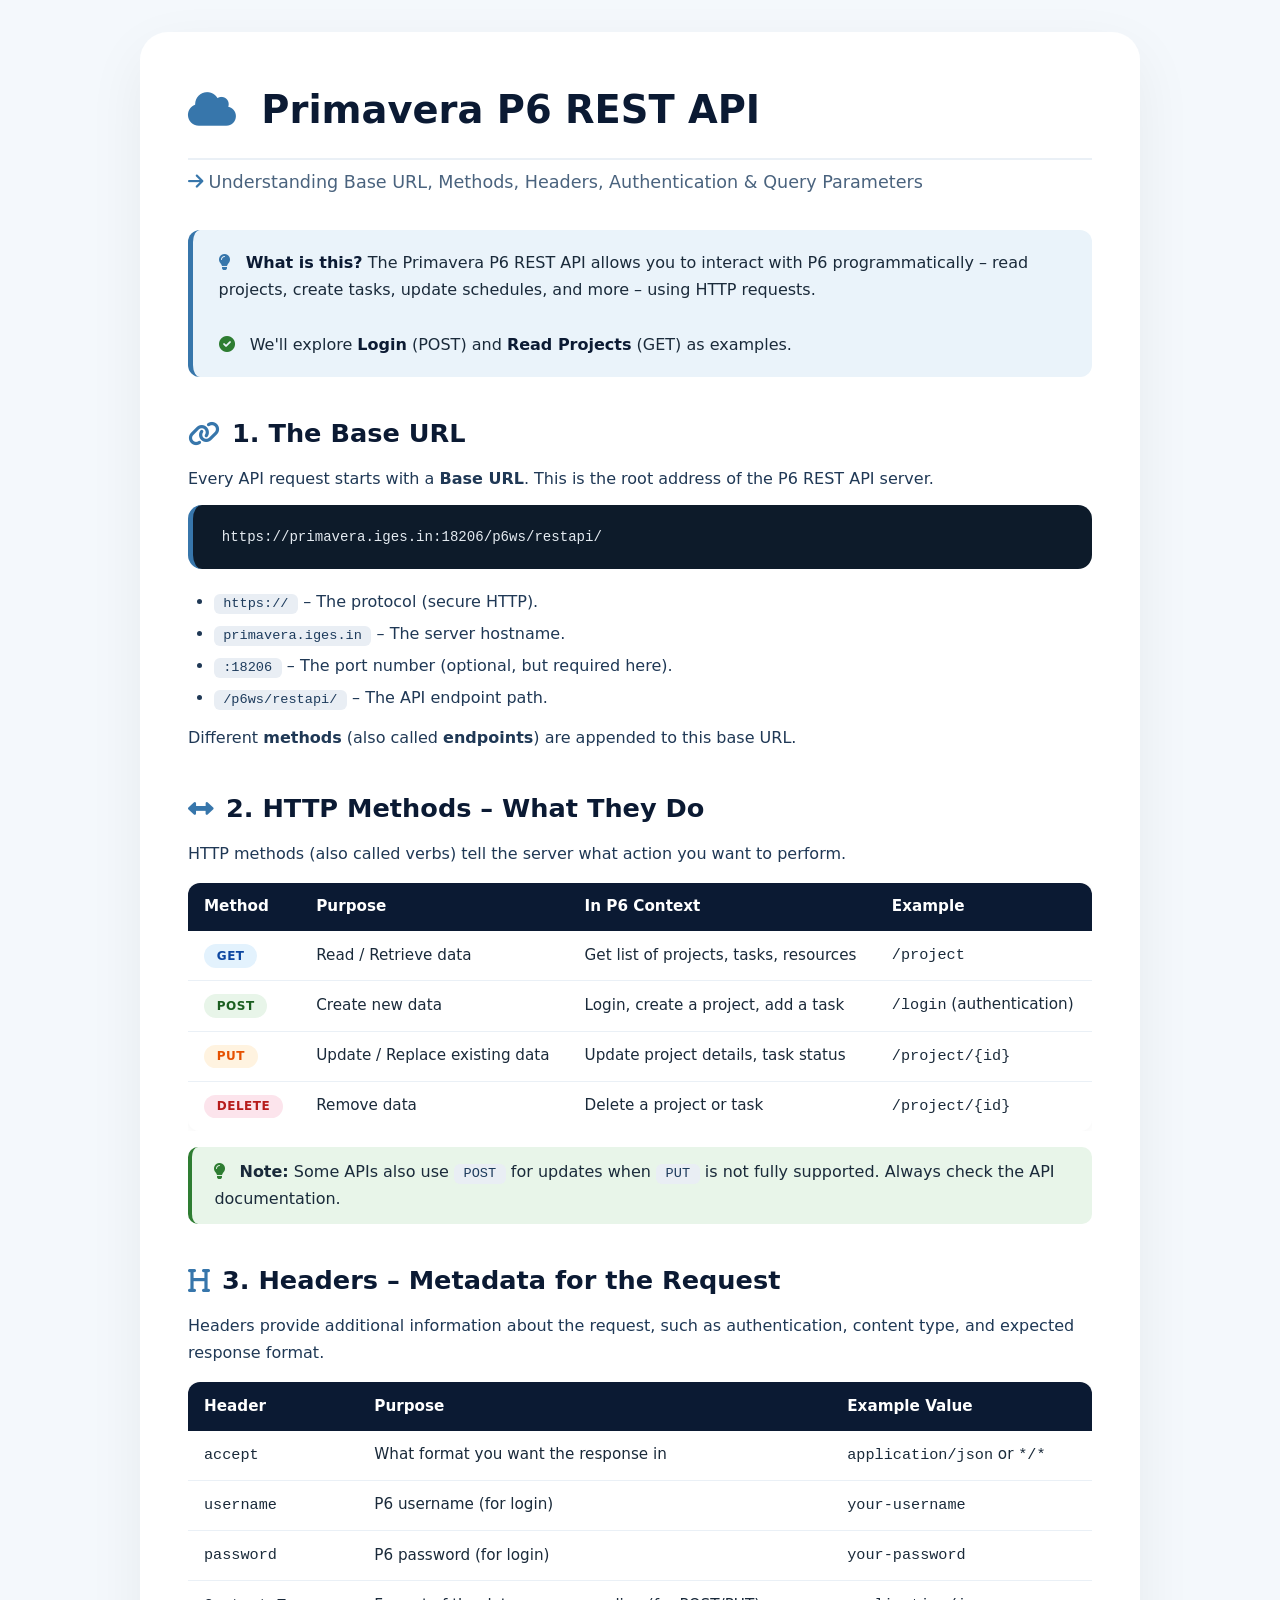
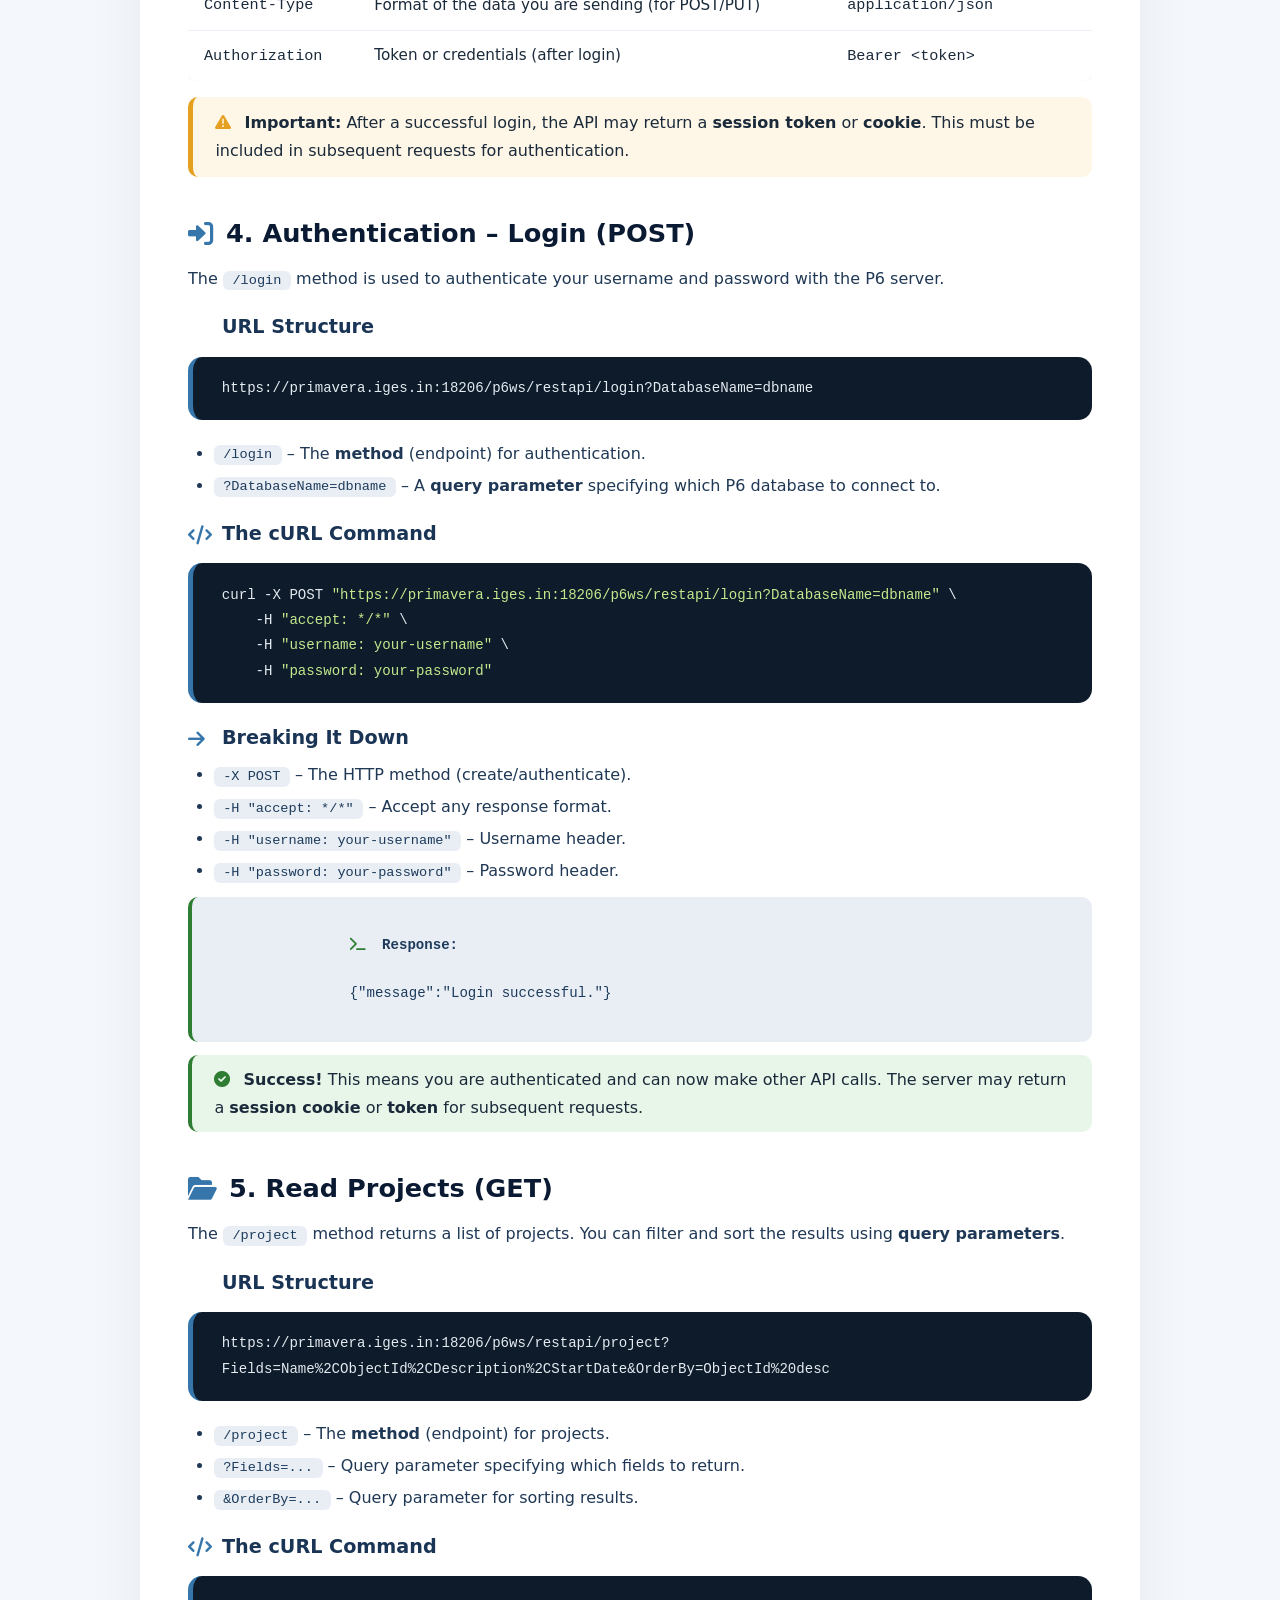
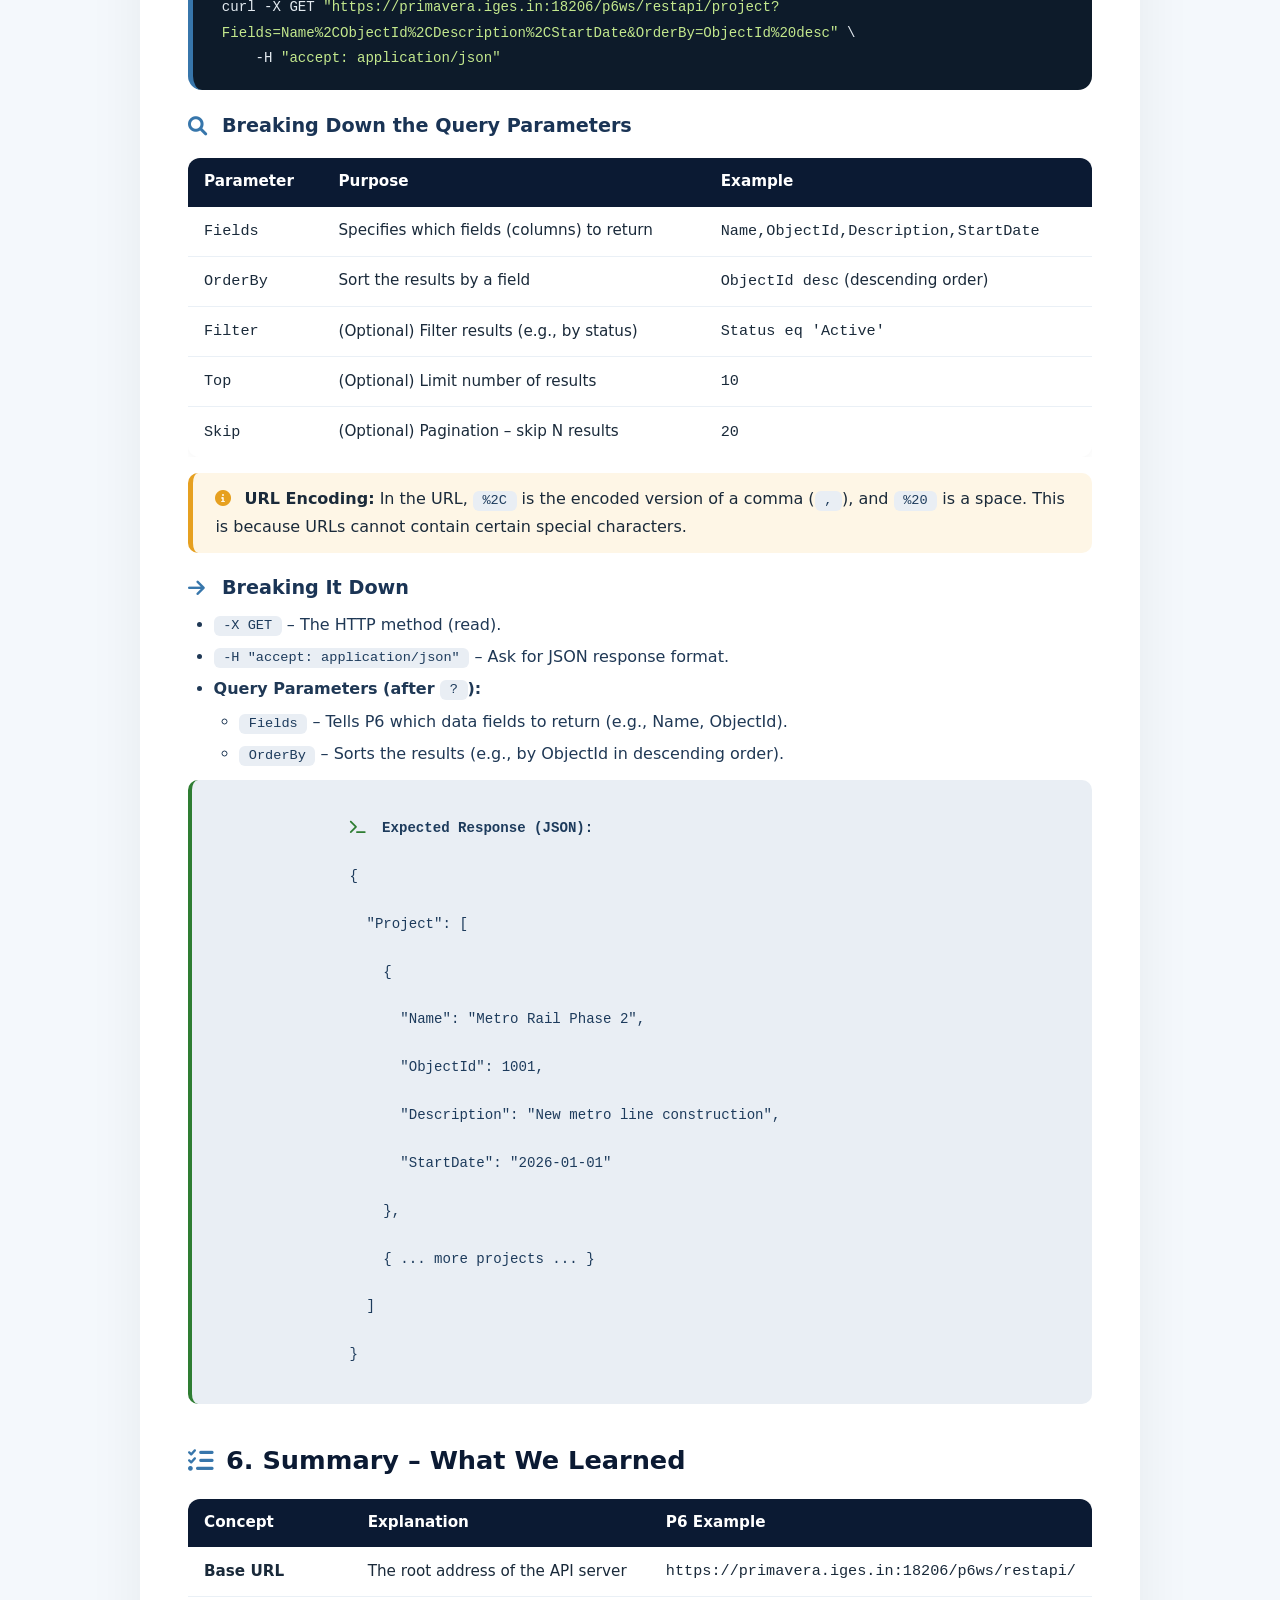
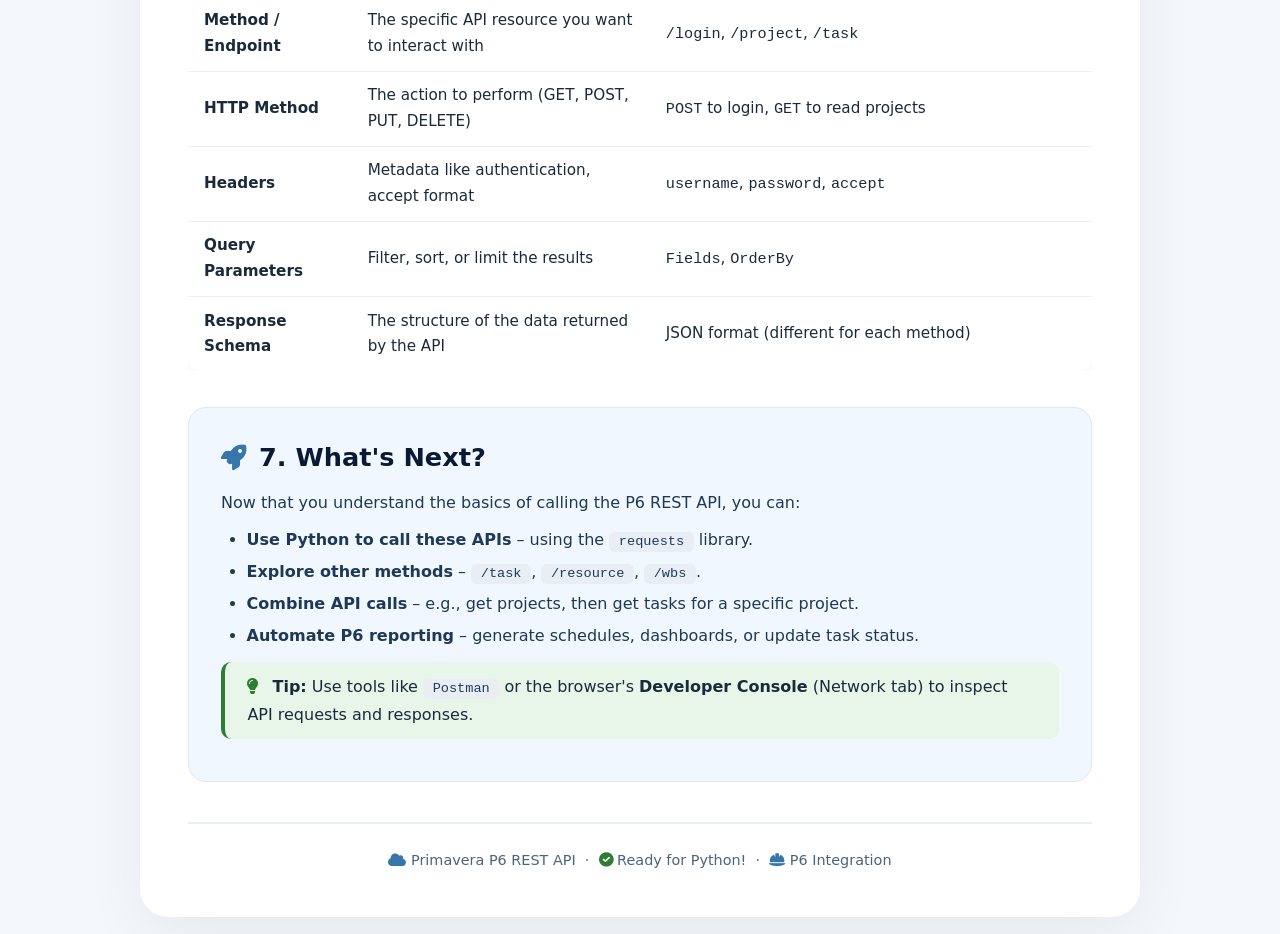
<file: restapi.html>
<!DOCTYPE html>
<html lang="en">
<head>
    <meta charset="UTF-8" />
    <meta name="viewport" content="width=device-width, initial-scale=1.0" />
    <title>Primavera P6 REST API – Basics</title>
    <!-- Font Awesome -->
    <link rel="stylesheet" href="https://cdnjs.cloudflare.com/ajax/libs/font-awesome/6.0.0-beta3/css/all.min.css" />
    <style>
        * {
            margin: 0;
            padding: 0;
            box-sizing: border-box;
        }
        body {
            font-family: 'Segoe UI', system-ui, -apple-system, sans-serif;
            background: #f4f8fc;
            color: #1a2a3a;
            padding: 2rem 1rem;
            line-height: 1.7;
        }
        .container {
            max-width: 1000px;
            margin: 0 auto;
            background: #ffffff;
            border-radius: 28px;
            box-shadow: 0 20px 60px rgba(0, 20, 40, 0.06);
            padding: 2.8rem 3rem;
        }
        h1 {
            font-size: 2.4rem;
            color: #0b1a33;
            border-bottom: 2px solid #eaf0f6;
            padding-bottom: 1rem;
            margin-bottom: 0.5rem;
        }
        h1 i {
            color: #3776ab;
            margin-right: 12px;
        }
        .subtitle {
            color: #4a637e;
            margin-bottom: 2rem;
            font-size: 1.1rem;
        }
        .subtitle i {
            color: #3776ab;
        }
        .info-box {
            background: #eaf3fa;
            border-left: 5px solid #3776ab;
            border-radius: 12px;
            padding: 1.2rem 1.6rem;
            margin-bottom: 2rem;
        }
        .info-box i {
            color: #3776ab;
            margin-right: 10px;
        }
        .info-box strong {
            color: #0b1a33;
        }

        .section {
            margin: 2.2rem 0;
        }
        .section h2 {
            font-size: 1.6rem;
            color: #0b1a33;
            display: flex;
            align-items: center;
            gap: 12px;
            margin-bottom: 0.6rem;
        }
        .section h2 i {
            color: #3776ab;
        }
        .section h3 {
            font-size: 1.2rem;
            color: #1a3455;
            margin: 1.2rem 0 0.4rem 0;
            display: flex;
            align-items: center;
            gap: 10px;
        }
        .section h3 i {
            color: #3776ab;
            width: 24px;
        }
        .section p {
            color: #1f3855;
            margin-bottom: 0.6rem;
        }
        .section ul {
            margin: 0.4rem 0 0.8rem 1.6rem;
            color: #1f3855;
        }
        .section li {
            margin-bottom: 0.3rem;
        }

        .code-block {
            background: #0d1b2a;
            color: #e3eaf0;
            border-radius: 14px;
            padding: 1.2rem 1.8rem;
            margin: 0.8rem 0 1.2rem 0;
            overflow-x: auto;
            font-family: 'JetBrains Mono', 'Fira Code', monospace;
            font-size: 0.88rem;
            line-height: 1.8;
            border-left: 5px solid #3776ab;
        }
        .code-block .comment {
            color: #6e8ba3;
        }
        .code-block .keyword {
            color: #c792ea;
        }
        .code-block .string {
            color: #c3e88d;
        }
        .code-block .func {
            color: #82aaff;
        }
        .code-block .builtin {
            color: #f78c6c;
        }
        .code-block .number {
            color: #f78c6c;
        }
        .code-block .op {
            color: #89ddff;
        }
        .code-block .highlight {
            color: #ffcb6b;
        }

        .output-block {
            background: #e9eef4;
            border-radius: 10px;
            padding: 0.8rem 1.4rem;
            margin: 0.8rem 0 0.2rem 0;
            font-family: 'JetBrains Mono', monospace;
            font-size: 0.88rem;
            color: #1d3b5c;
            border-left: 4px solid #2e7d32;
            white-space: pre-wrap;
        }
        .output-block i {
            color: #2e7d32;
            margin-right: 8px;
        }

        .tip-box {
            background: #e8f5e9;
            border-radius: 10px;
            padding: 0.7rem 1.4rem;
            margin: 0.8rem 0;
            border-left: 4px solid #2e7d32;
        }
        .tip-box i {
            color: #2e7d32;
            margin-right: 8px;
        }

        .warning-box {
            background: #fef6e6;
            border-left: 5px solid #e6a020;
            border-radius: 10px;
            padding: 0.8rem 1.4rem;
            margin: 0.8rem 0;
        }
        .warning-box i {
            color: #e6a020;
            margin-right: 8px;
        }

        .table-wrap {
            overflow-x: auto;
            margin: 1rem 0;
        }
        .table-wrap table {
            width: 100%;
            border-collapse: collapse;
            font-size: 0.95rem;
            border-radius: 12px;
            overflow: hidden;
            box-shadow: 0 2px 8px rgba(0, 0, 0, 0.04);
        }
        .table-wrap th {
            background: #0b1a33;
            color: #fff;
            padding: 0.7rem 1rem;
            text-align: left;
        }
        .table-wrap td {
            padding: 0.7rem 1rem;
            border-bottom: 1px solid #eaf0f6;
            background: #fff;
        }
        .table-wrap tr:last-child td {
            border-bottom: none;
        }

        .inline-code {
            background: #e9eef4;
            color: #1d3b5c;
            padding: 0.15rem 0.6rem;
            border-radius: 6px;
            font-family: 'JetBrains Mono', monospace;
            font-size: 0.85rem;
            font-weight: 500;
        }

        .footer {
            margin-top: 2.5rem;
            padding-top: 1.5rem;
            border-top: 2px solid #eaf0f6;
            text-align: center;
            color: #4a637e;
            font-size: 0.9rem;
        }
        .footer i {
            color: #3776ab;
        }

        .badge-method {
            display: inline-block;
            padding: 0.1rem 0.8rem;
            border-radius: 30px;
            font-weight: 700;
            font-size: 0.75rem;
            letter-spacing: 0.5px;
        }
        .badge-get {
            background: #e3f2fd;
            color: #0d47a1;
        }
        .badge-post {
            background: #e8f5e9;
            color: #1b5e20;
        }
        .badge-put {
            background: #fff3e0;
            color: #e65100;
        }
        .badge-delete {
            background: #fce4ec;
            color: #b71c1c;
        }

        @media (max-width: 700px) {
            .container {
                padding: 1.5rem 1.2rem;
            }
            h1 {
                font-size: 1.8rem;
            }
            .section h2 {
                font-size: 1.3rem;
            }
            .code-block {
                font-size: 0.78rem;
                padding: 0.9rem 1rem;
            }
            .table-wrap table {
                font-size: 0.82rem;
            }
            .table-wrap th,
            .table-wrap td {
                padding: 0.4rem 0.6rem;
            }
        }
    </style>
</head>
<body>

    <div class="container">

        <h1><i class="fas fa-cloud"></i> Primavera P6 REST API</h1>
        <div class="subtitle">
            <i class="fas fa-arrow-right"></i> Understanding Base URL, Methods, Headers, Authentication &amp; Query Parameters
        </div>

        <div class="info-box">
            <i class="fas fa-lightbulb"></i>
            <strong>What is this?</strong> The Primavera P6 REST API allows you to interact with P6 programmatically – read projects, create tasks, update schedules, and more – using HTTP requests.
            <br><br>
            <i class="fas fa-check-circle" style="color:#2e7d32;"></i>
            We'll explore <strong>Login</strong> (POST) and <strong>Read Projects</strong> (GET) as examples.
        </div>

        <!-- ========================================================== -->
        <!-- SECTION 1: BASE URL -->
        <div class="section">
            <h2><i class="fas fa-link"></i> 1. The Base URL</h2>
            <p>
                Every API request starts with a <strong>Base URL</strong>. This is the root address of the P6 REST API server.
            </p>
            <div class="code-block">
                https://primavera.iges.in:18206/p6ws/restapi/
            </div>
            <ul>
                <li><span class="inline-code">https://</span> – The protocol (secure HTTP).</li>
                <li><span class="inline-code">primavera.iges.in</span> – The server hostname.</li>
                <li><span class="inline-code">:18206</span> – The port number (optional, but required here).</li>
                <li><span class="inline-code">/p6ws/restapi/</span> – The API endpoint path.</li>
            </ul>
            <p>
                Different <strong>methods</strong> (also called <strong>endpoints</strong>) are appended to this base URL.
            </p>
        </div>

        <!-- ========================================================== -->
        <!-- SECTION 2: HTTP METHODS -->
        <div class="section">
            <h2><i class="fas fa-arrows-alt-h"></i> 2. HTTP Methods – What They Do</h2>
            <p>
                HTTP methods (also called verbs) tell the server what action you want to perform.
            </p>
            <div class="table-wrap">
                <table>
                    <thead>
                        <tr>
                            <th>Method</th>
                            <th>Purpose</th>
                            <th>In P6 Context</th>
                            <th>Example</th>
                        </tr>
                    </thead>
                    <tbody>
                        <tr>
                            <td><span class="badge-method badge-get">GET</span></td>
                            <td>Read / Retrieve data</td>
                            <td>Get list of projects, tasks, resources</td>
                            <td><code>/project</code></td>
                        </tr>
                        <tr>
                            <td><span class="badge-method badge-post">POST</span></td>
                            <td>Create new data</td>
                            <td>Login, create a project, add a task</td>
                            <td><code>/login</code> (authentication)</td>
                        </tr>
                        <tr>
                            <td><span class="badge-method badge-put">PUT</span></td>
                            <td>Update / Replace existing data</td>
                            <td>Update project details, task status</td>
                            <td><code>/project/{id}</code></td>
                        </tr>
                        <tr>
                            <td><span class="badge-method badge-delete">DELETE</span></td>
                            <td>Remove data</td>
                            <td>Delete a project or task</td>
                            <td><code>/project/{id}</code></td>
                        </tr>
                    </tbody>
                </table>
            </div>
            <div class="tip-box">
                <i class="fas fa-lightbulb"></i>
                <strong>Note:</strong> Some APIs also use <span class="inline-code">POST</span> for updates when <span class="inline-code">PUT</span> is not fully supported. Always check the API documentation.
            </div>
        </div>

        <!-- ========================================================== -->
        <!-- SECTION 3: HEADERS -->
        <div class="section">
            <h2><i class="fas fa-heading"></i> 3. Headers – Metadata for the Request</h2>
            <p>
                Headers provide additional information about the request, such as authentication, content type, and expected response format.
            </p>
            <div class="table-wrap">
                <table>
                    <thead>
                        <tr>
                            <th>Header</th>
                            <th>Purpose</th>
                            <th>Example Value</th>
                        </tr>
                    </thead>
                    <tbody>
                        <tr>
                            <td><code>accept</code></td>
                            <td>What format you want the response in</td>
                            <td><code>application/json</code> or <code>*/*</code></td>
                        </tr>
                        <tr>
                            <td><code>username</code></td>
                            <td>P6 username (for login)</td>
                            <td><code>your-username</code></td>
                        </tr>
                        <tr>
                            <td><code>password</code></td>
                            <td>P6 password (for login)</td>
                            <td><code>your-password</code></td>
                        </tr>
                        <tr>
                            <td><code>Content-Type</code></td>
                            <td>Format of the data you are sending (for POST/PUT)</td>
                            <td><code>application/json</code></td>
                        </tr>
                        <tr>
                            <td><code>Authorization</code></td>
                            <td>Token or credentials (after login)</td>
                            <td><code>Bearer &lt;token&gt;</code></td>
                        </tr>
                    </tbody>
                </table>
            </div>
            <div class="warning-box">
                <i class="fas fa-exclamation-triangle"></i>
                <strong>Important:</strong> After a successful login, the API may return a <strong>session token</strong> or <strong>cookie</strong>.
                This must be included in subsequent requests for authentication.
            </div>
        </div>

        <!-- ========================================================== -->
        <!-- SECTION 4: AUTHENTICATION – LOGIN (POST) -->
        <div class="section">
            <h2><i class="fas fa-sign-in-alt"></i> 4. Authentication – Login (POST)</h2>
            <p>
                The <span class="inline-code">/login</span> method is used to authenticate your username and password with the P6 server.
            </p>

            <h3><i class="fas fa-construction"></i> URL Structure</h3>
            <div class="code-block">
                https://primavera.iges.in:18206/p6ws/restapi/login?DatabaseName=dbname
            </div>
            <ul>
                <li><span class="inline-code">/login</span> – The <strong>method</strong> (endpoint) for authentication.</li>
                <li><span class="inline-code">?DatabaseName=dbname</span> – A <strong>query parameter</strong> specifying which P6 database to connect to.</li>
            </ul>

            <h3><i class="fas fa-code"></i> The cURL Command</h3>
            <div class="code-block">
                curl -X POST <span class="string">"https://primavera.iges.in:18206/p6ws/restapi/login?DatabaseName=dbname"</span> \<br>
                &nbsp;&nbsp;&nbsp;&nbsp;-H <span class="string">"accept: */*"</span> \<br>
                &nbsp;&nbsp;&nbsp;&nbsp;-H <span class="string">"username: your-username"</span> \<br>
                &nbsp;&nbsp;&nbsp;&nbsp;-H <span class="string">"password: your-password"</span>
            </div>

            <h3><i class="fas fa-arrow-right"></i> Breaking It Down</h3>
            <ul>
                <li><span class="inline-code">-X POST</span> – The HTTP method (create/authenticate).</li>
                <li><span class="inline-code">-H "accept: */*"</span> – Accept any response format.</li>
                <li><span class="inline-code">-H "username: your-username"</span> – Username header.</li>
                <li><span class="inline-code">-H "password: your-password"</span> – Password header.</li>
            </ul>

            <div class="output-block">
                <i class="fas fa-terminal"></i> <strong>Response:</strong><br>
                {"message":"Login successful."}
            </div>

            <div class="tip-box">
                <i class="fas fa-check-circle"></i>
                <strong>Success!</strong> This means you are authenticated and can now make other API calls.
                The server may return a <strong>session cookie</strong> or <strong>token</strong> for subsequent requests.
            </div>
        </div>

        <!-- ========================================================== -->
        <!-- SECTION 5: READ PROJECTS (GET) -->
        <div class="section">
            <h2><i class="fas fa-folder-open"></i> 5. Read Projects (GET)</h2>
            <p>
                The <span class="inline-code">/project</span> method returns a list of projects. You can filter and sort the results using <strong>query parameters</strong>.
            </p>

            <h3><i class="fas fa-construction"></i> URL Structure</h3>
            <div class="code-block">
                https://primavera.iges.in:18206/p6ws/restapi/project?Fields=Name%2CObjectId%2CDescription%2CStartDate&amp;OrderBy=ObjectId%20desc
            </div>
            <ul>
                <li><span class="inline-code">/project</span> – The <strong>method</strong> (endpoint) for projects.</li>
                <li><span class="inline-code">?Fields=...</span> – Query parameter specifying which fields to return.</li>
                <li><span class="inline-code">&amp;OrderBy=...</span> – Query parameter for sorting results.</li>
            </ul>

            <h3><i class="fas fa-code"></i> The cURL Command</h3>
            <div class="code-block">
                curl -X GET <span class="string">"https://primavera.iges.in:18206/p6ws/restapi/project?Fields=Name%2CObjectId%2CDescription%2CStartDate&amp;OrderBy=ObjectId%20desc"</span> \<br>
                &nbsp;&nbsp;&nbsp;&nbsp;-H <span class="string">"accept: application/json"</span>
            </div>

            <h3><i class="fas fa-search"></i> Breaking Down the Query Parameters</h3>
            <div class="table-wrap">
                <table>
                    <thead>
                        <tr>
                            <th>Parameter</th>
                            <th>Purpose</th>
                            <th>Example</th>
                        </tr>
                    </thead>
                    <tbody>
                        <tr>
                            <td><code>Fields</code></td>
                            <td>Specifies which fields (columns) to return</td>
                            <td><code>Name,ObjectId,Description,StartDate</code></td>
                        </tr>
                        <tr>
                            <td><code>OrderBy</code></td>
                            <td>Sort the results by a field</td>
                            <td><code>ObjectId desc</code> (descending order)</td>
                        </tr>
                        <tr>
                            <td><code>Filter</code></td>
                            <td>(Optional) Filter results (e.g., by status)</td>
                            <td><code>Status eq 'Active'</code></td>
                        </tr>
                        <tr>
                            <td><code>Top</code></td>
                            <td>(Optional) Limit number of results</td>
                            <td><code>10</code></td>
                        </tr>
                        <tr>
                            <td><code>Skip</code></td>
                            <td>(Optional) Pagination – skip N results</td>
                            <td><code>20</code></td>
                        </tr>
                    </tbody>
                </table>
            </div>

            <div class="warning-box">
                <i class="fas fa-info-circle"></i>
                <strong>URL Encoding:</strong> In the URL, <span class="inline-code">%2C</span> is the encoded version of a comma (<span class="inline-code">,</span>), and <span class="inline-code">%20</span> is a space.
                This is because URLs cannot contain certain special characters.
            </div>

            <h3><i class="fas fa-arrow-right"></i> Breaking It Down</h3>
            <ul>
                <li><span class="inline-code">-X GET</span> – The HTTP method (read).</li>
                <li><span class="inline-code">-H "accept: application/json"</span> – Ask for JSON response format.</li>
                <li><strong>Query Parameters (after <span class="inline-code">?</span>):</strong>
                    <ul>
                        <li><span class="inline-code">Fields</span> – Tells P6 which data fields to return (e.g., Name, ObjectId).</li>
                        <li><span class="inline-code">OrderBy</span> – Sorts the results (e.g., by ObjectId in descending order).</li>
                    </ul>
                </li>
            </ul>

            <div class="output-block">
                <i class="fas fa-terminal"></i> <strong>Expected Response (JSON):</strong><br>
                {<br>
                &nbsp;&nbsp;"Project": [<br>
                &nbsp;&nbsp;&nbsp;&nbsp;{<br>
                &nbsp;&nbsp;&nbsp;&nbsp;&nbsp;&nbsp;"Name": "Metro Rail Phase 2",<br>
                &nbsp;&nbsp;&nbsp;&nbsp;&nbsp;&nbsp;"ObjectId": 1001,<br>
                &nbsp;&nbsp;&nbsp;&nbsp;&nbsp;&nbsp;"Description": "New metro line construction",<br>
                &nbsp;&nbsp;&nbsp;&nbsp;&nbsp;&nbsp;"StartDate": "2026-01-01"<br>
                &nbsp;&nbsp;&nbsp;&nbsp;},<br>
                &nbsp;&nbsp;&nbsp;&nbsp;{ ... more projects ... }<br>
                &nbsp;&nbsp;]<br>
                }
            </div>
        </div>

        <!-- ========================================================== -->
        <!-- SECTION 6: SUMMARY -->
        <div class="section">
            <h2><i class="fas fa-list-check"></i> 6. Summary – What We Learned</h2>
            <div class="table-wrap">
                <table>
                    <thead>
                        <tr>
                            <th>Concept</th>
                            <th>Explanation</th>
                            <th>P6 Example</th>
                        </tr>
                    </thead>
                    <tbody>
                        <tr>
                            <td><strong>Base URL</strong></td>
                            <td>The root address of the API server</td>
                            <td><code>https://primavera.iges.in:18206/p6ws/restapi/</code></td>
                        </tr>
                        <tr>
                            <td><strong>Method / Endpoint</strong></td>
                            <td>The specific API resource you want to interact with</td>
                            <td><code>/login</code>, <code>/project</code>, <code>/task</code></td>
                        </tr>
                        <tr>
                            <td><strong>HTTP Method</strong></td>
                            <td>The action to perform (GET, POST, PUT, DELETE)</td>
                            <td><code>POST</code> to login, <code>GET</code> to read projects</td>
                        </tr>
                        <tr>
                            <td><strong>Headers</strong></td>
                            <td>Metadata like authentication, accept format</td>
                            <td><code>username</code>, <code>password</code>, <code>accept</code></td>
                        </tr>
                        <tr>
                            <td><strong>Query Parameters</strong></td>
                            <td>Filter, sort, or limit the results</td>
                            <td><code>Fields</code>, <code>OrderBy</code></td>
                        </tr>
                        <tr>
                            <td><strong>Response Schema</strong></td>
                            <td>The structure of the data returned by the API</td>
                            <td>JSON format (different for each method)</td>
                        </tr>
                    </tbody>
                </table>
            </div>
        </div>

        <!-- ========================================================== -->
        <!-- SECTION 7: NEXT STEPS -->
        <div class="section" style="background:#f1f7fe; border-radius:18px; padding:1.8rem 2rem; border:1px solid #dde8f2;">
            <h2 style="margin-top:0;"><i class="fas fa-rocket"></i> 7. What's Next?</h2>
            <p>
                Now that you understand the basics of calling the P6 REST API, you can:
            </p>
            <ul>
                <li><strong>Use Python to call these APIs</strong> – using the <span class="inline-code">requests</span> library.</li>
                <li><strong>Explore other methods</strong> – <span class="inline-code">/task</span>, <span class="inline-code">/resource</span>, <span class="inline-code">/wbs</span>.</li>
                <li><strong>Combine API calls</strong> – e.g., get projects, then get tasks for a specific project.</li>
                <li><strong>Automate P6 reporting</strong> – generate schedules, dashboards, or update task status.</li>
            </ul>
            <div class="tip-box" style="margin-top:0.8rem;">
                <i class="fas fa-lightbulb"></i>
                <strong>Tip:</strong> Use tools like <span class="inline-code">Postman</span> or the browser's <strong>Developer Console</strong> (Network tab) to inspect API requests and responses.
            </div>
        </div>

        <!-- ========================================================== -->
        <div class="footer">
            <i class="fas fa-cloud"></i> Primavera P6 REST API &nbsp;·&nbsp;
            <i class="fas fa-check-circle" style="color:#2e7d32;"></i> Ready for Python! &nbsp;·&nbsp;
            <i class="fas fa-hard-hat"></i> P6 Integration
        </div>

    </div>
</body>
</html>
</file>
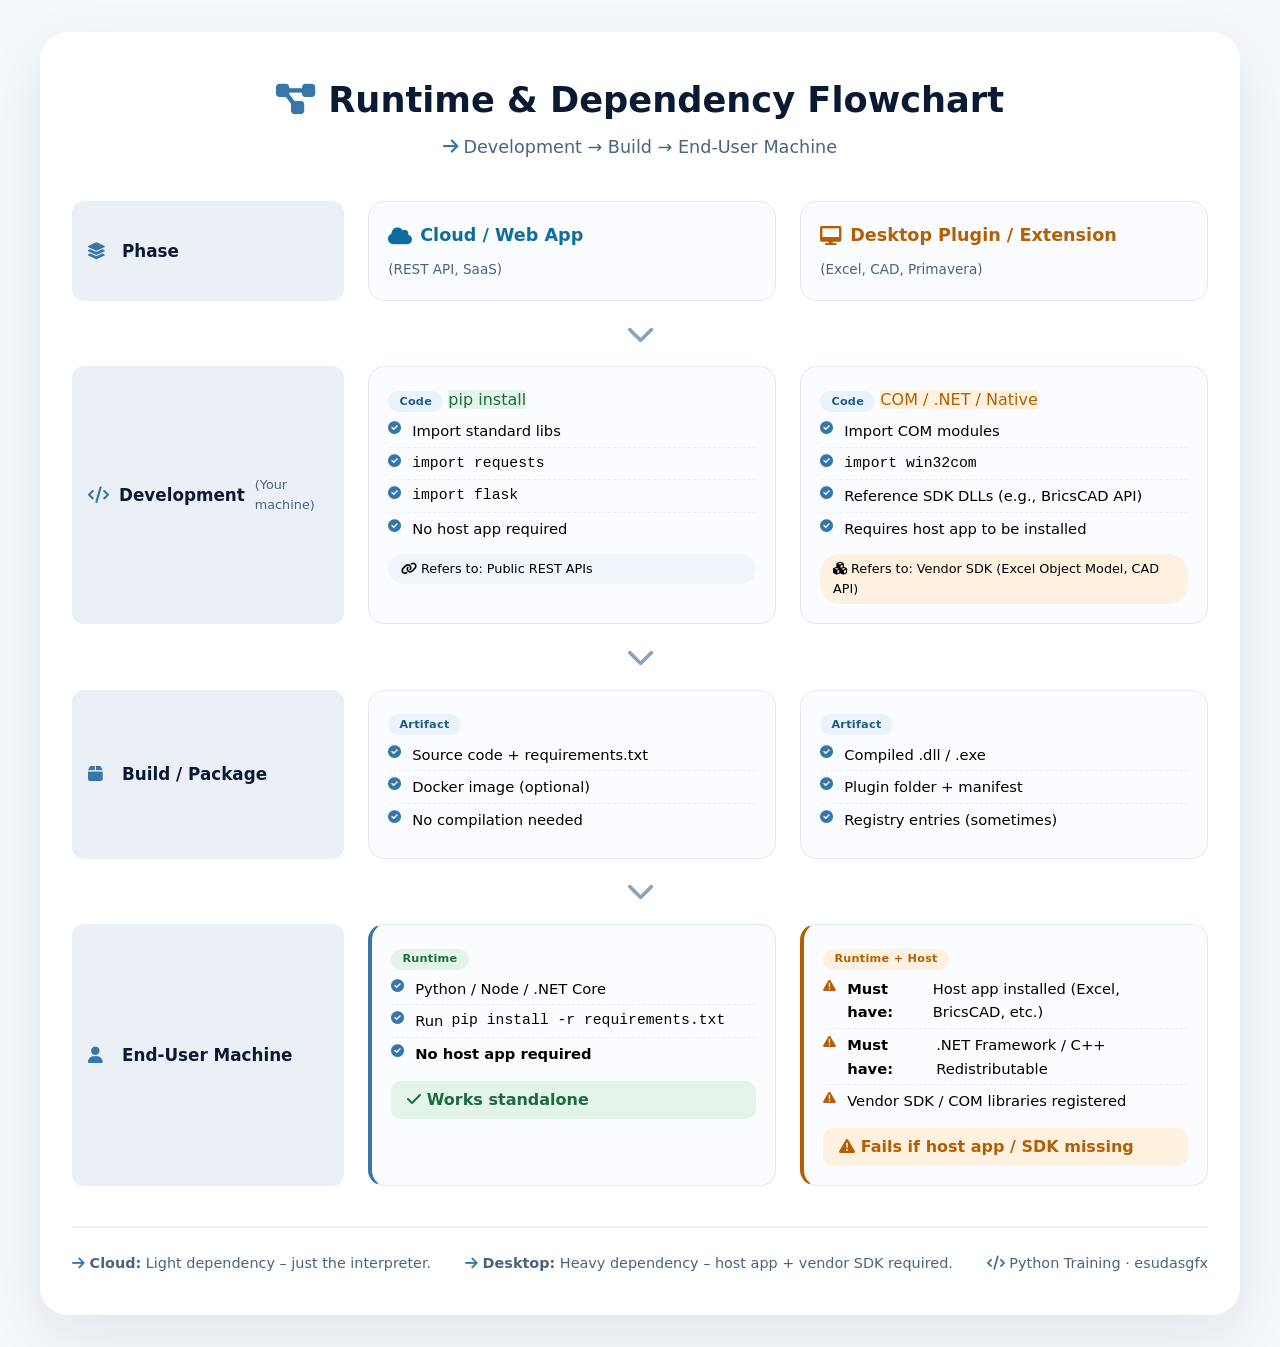
<file: runtime.html>
<!DOCTYPE html>
<html lang="en">
<head>
    <meta charset="UTF-8" />
    <meta name="viewport" content="width=device-width, initial-scale=1.0" />
    <title>Runtime &amp; Dependency Flowchart</title>
    <!-- Font Awesome -->
    <link rel="stylesheet" href="https://cdnjs.cloudflare.com/ajax/libs/font-awesome/6.0.0-beta3/css/all.min.css" />
    <style>
        * {
            margin: 0;
            padding: 0;
            box-sizing: border-box;
        }
        body {
            font-family: 'Segoe UI', system-ui, sans-serif;
            background: #f4f8fc;
            padding: 2rem 1rem;
            line-height: 1.6;
        }
        .container {
            max-width: 1200px;
            margin: 0 auto;
            background: #ffffff;
            border-radius: 28px;
            box-shadow: 0 20px 60px rgba(0, 20, 40, 0.08);
            padding: 2.5rem 2rem;
        }
        h1 {
            text-align: center;
            font-size: 2.2rem;
            color: #0b1a33;
            margin-bottom: 0.3rem;
        }
        h1 i {
            color: #3776ab;
        }
        .subtitle {
            text-align: center;
            color: #4a637e;
            margin-bottom: 2.5rem;
            font-size: 1.1rem;
        }
        .subtitle i {
            color: #3776ab;
        }

        /* Grid Layout */
        .flowchart {
            display: flex;
            flex-direction: column;
            gap: 0.5rem;
        }
        .row {
            display: grid;
            grid-template-columns: 1fr 1fr 1fr;
            gap: 1.5rem;
            align-items: stretch;
        }
        /* First row has 3 columns: Phase, Cloud, Desktop */
        .row-phase {
            grid-template-columns: 0.8fr 1.2fr 1.2fr;
        }

        .phase-label {
            font-weight: 700;
            color: #0b1a33;
            background: #eaf0f6;
            padding: 0.8rem 1rem;
            border-radius: 12px;
            display: flex;
            align-items: center;
            gap: 10px;
            font-size: 1.05rem;
            height: 100%;
        }
        .phase-label i {
            color: #3776ab;
            width: 24px;
        }

        .card {
            background: #fafcff;
            border: 1px solid #e2e9f2;
            border-radius: 16px;
            padding: 1.2rem 1.2rem;
            height: 100%;
            display: flex;
            flex-direction: column;
            transition: 0.2s;
        }
        .card-header {
            font-weight: 700;
            font-size: 1.1rem;
            margin-bottom: 0.6rem;
            display: flex;
            align-items: center;
            gap: 8px;
        }
        .card-header i {
            font-size: 1.2rem;
        }
        .cloud .card-header {
            color: #0d6e9e;
        }
        .desktop .card-header {
            color: #b45f06;
        }

        .card ul {
            list-style: none;
            padding: 0;
            margin: 0.2rem 0;
        }
        .card ul li {
            padding: 0.25rem 0;
            border-bottom: 1px dashed #ecf1f7;
            font-size: 0.92rem;
            display: flex;
            align-items: flex-start;
            gap: 8px;
        }
        .card ul li:last-child {
            border-bottom: none;
        }
        .card ul li i {
            color: #3776ab;
            margin-top: 3px;
            font-size: 0.8rem;
            min-width: 16px;
        }
        .tag {
            display: inline-block;
            background: #eaf3fa;
            color: #1f5a8e;
            padding: 0.1rem 0.7rem;
            border-radius: 30px;
            font-size: 0.7rem;
            font-weight: 600;
            letter-spacing: 0.3px;
        }
        .tag-orange {
            background: #fef1e0;
            color: #b45f06;
        }
        .tag-green {
            background: #e3f5e9;
            color: #1d6b3e;
        }

        .arrow-down {
            text-align: center;
            font-size: 1.8rem;
            color: #8aa3bc;
            padding: 0.1rem 0;
        }

        .footer-note {
            margin-top: 2.5rem;
            padding-top: 1.5rem;
            border-top: 2px solid #eaf0f6;
            display: flex;
            flex-wrap: wrap;
            justify-content: space-between;
            font-size: 0.9rem;
            color: #4a637e;
        }
        .footer-note i {
            color: #3776ab;
        }

        @media (max-width: 800px) {
            .row {
                grid-template-columns: 1fr;
                gap: 0.8rem;
            }
            .phase-label {
                justify-content: center;
            }
            .row-phase {
                grid-template-columns: 1fr;
            }
            .container {
                padding: 1.2rem;
            }
            h1 {
                font-size: 1.6rem;
            }
        }
    </style>
</head>
<body>
    <div class="container">
        <h1><i class="fas fa-project-diagram"></i> Runtime &amp; Dependency Flowchart</h1>
        <div class="subtitle">
            <i class="fas fa-arrow-right"></i> Development → Build → End‑User Machine
        </div>

        <div class="flowchart">

            <!-- ROW 1: Phase + Headers -->
            <div class="row row-phase">
                <div class="phase-label"><i class="fas fa-layer-group"></i> Phase</div>
                <div class="card cloud">
                    <div class="card-header"><i class="fas fa-cloud"></i> Cloud / Web App</div>
                    <div style="font-size:0.85rem; color:#4a637e;">(REST API, SaaS)</div>
                </div>
                <div class="card desktop">
                    <div class="card-header"><i class="fas fa-desktop"></i> Desktop Plugin / Extension</div>
                    <div style="font-size:0.85rem; color:#4a637e;">(Excel, CAD, Primavera)</div>
                </div>
            </div>

            <div class="arrow-down"><i class="fas fa-chevron-down"></i></div>

            <!-- ROW 2: Development -->
            <div class="row row-phase">
                <div class="phase-label"><i class="fas fa-code"></i> Development<br><span style="font-weight:400;font-size:0.8rem;color:#4a637e;">(Your machine)</span></div>
                <div class="card cloud">
                    <div><span class="tag">Code</span> <span class="tag-green">pip install</span></div>
                    <ul>
                        <li><i class="fas fa-check-circle"></i> Import standard libs</li>
                        <li><i class="fas fa-check-circle"></i> <code>import requests</code></li>
                        <li><i class="fas fa-check-circle"></i> <code>import flask</code></li>
                        <li><i class="fas fa-check-circle"></i> No host app required</li>
                    </ul>
                    <div style="margin-top:6px;font-size:0.8rem;background:#eef5fb;padding:0.3rem 0.8rem;border-radius:20px;">
                        <i class="fas fa-link"></i> Refers to: Public REST APIs
                    </div>
                </div>
                <div class="card desktop">
                    <div><span class="tag">Code</span> <span class="tag-orange">COM / .NET / Native</span></div>
                    <ul>
                        <li><i class="fas fa-check-circle"></i> Import COM modules</li>
                        <li><i class="fas fa-check-circle"></i> <code>import win32com</code></li>
                        <li><i class="fas fa-check-circle"></i> Reference SDK DLLs (e.g., BricsCAD API)</li>
                        <li><i class="fas fa-check-circle"></i> Requires host app to be installed</li>
                    </ul>
                    <div style="margin-top:6px;font-size:0.8rem;background:#fef1e0;padding:0.3rem 0.8rem;border-radius:20px;">
                        <i class="fas fa-cubes"></i> Refers to: Vendor SDK (Excel Object Model, CAD API)
                    </div>
                </div>
            </div>

            <div class="arrow-down"><i class="fas fa-chevron-down"></i></div>

            <!-- ROW 3: Build / Package -->
            <div class="row row-phase">
                <div class="phase-label"><i class="fas fa-box"></i> Build / Package</div>
                <div class="card cloud">
                    <div><span class="tag">Artifact</span></div>
                    <ul>
                        <li><i class="fas fa-check-circle"></i> Source code + requirements.txt</li>
                        <li><i class="fas fa-check-circle"></i> Docker image (optional)</li>
                        <li><i class="fas fa-check-circle"></i> No compilation needed</li>
                    </ul>
                </div>
                <div class="card desktop">
                    <div><span class="tag">Artifact</span></div>
                    <ul>
                        <li><i class="fas fa-check-circle"></i> Compiled .dll / .exe</li>
                        <li><i class="fas fa-check-circle"></i> Plugin folder + manifest</li>
                        <li><i class="fas fa-check-circle"></i> Registry entries (sometimes)</li>
                    </ul>
                </div>
            </div>

            <div class="arrow-down"><i class="fas fa-chevron-down"></i></div>

            <!-- ROW 4: End-User Runtime -->
            <div class="row row-phase">
                <div class="phase-label"><i class="fas fa-user"></i> End-User Machine</div>
                <div class="card cloud" style="border-left:4px solid #3776ab;">
                    <div><span class="tag tag-green">Runtime</span></div>
                    <ul>
                        <li><i class="fas fa-check-circle"></i> Python / Node / .NET Core</li>
                        <li><i class="fas fa-check-circle"></i> Run <code>pip install -r requirements.txt</code></li>
                        <li><i class="fas fa-check-circle"></i> <strong>No host app required</strong></li>
                    </ul>
                    <div style="margin-top:8px;background:#e3f5e9;padding:0.4rem 1rem;border-radius:10px;font-weight:600;color:#1d6b3e;">
                        <i class="fas fa-check"></i> Works standalone
                    </div>
                </div>
                <div class="card desktop" style="border-left:4px solid #b45f06;">
                    <div><span class="tag tag-orange">Runtime + Host</span></div>
                    <ul>
                        <li><i class="fas fa-exclamation-triangle" style="color:#b45f06;"></i> <strong>Must have:</strong> Host app installed (Excel, BricsCAD, etc.)</li>
                        <li><i class="fas fa-exclamation-triangle" style="color:#b45f06;"></i> <strong>Must have:</strong> .NET Framework / C++ Redistributable</li>
                        <li><i class="fas fa-exclamation-triangle" style="color:#b45f06;"></i> Vendor SDK / COM libraries registered</li>
                    </ul>
                    <div style="margin-top:8px;background:#fef1e0;padding:0.4rem 1rem;border-radius:10px;font-weight:600;color:#b45f06;">
                        <i class="fas fa-exclamation-triangle"></i> Fails if host app / SDK missing
                    </div>
                </div>
            </div>

        </div>

        <div class="footer-note">
            <span><i class="fas fa-arrow-right"></i> <strong>Cloud:</strong> Light dependency – just the interpreter.</span>
            <span><i class="fas fa-arrow-right"></i> <strong>Desktop:</strong> Heavy dependency – host app + vendor SDK required.</span>
            <span><i class="fas fa-code"></i> Python Training · esudasgfx</span>
        </div>
    </div>
</body>
</html>
</file>
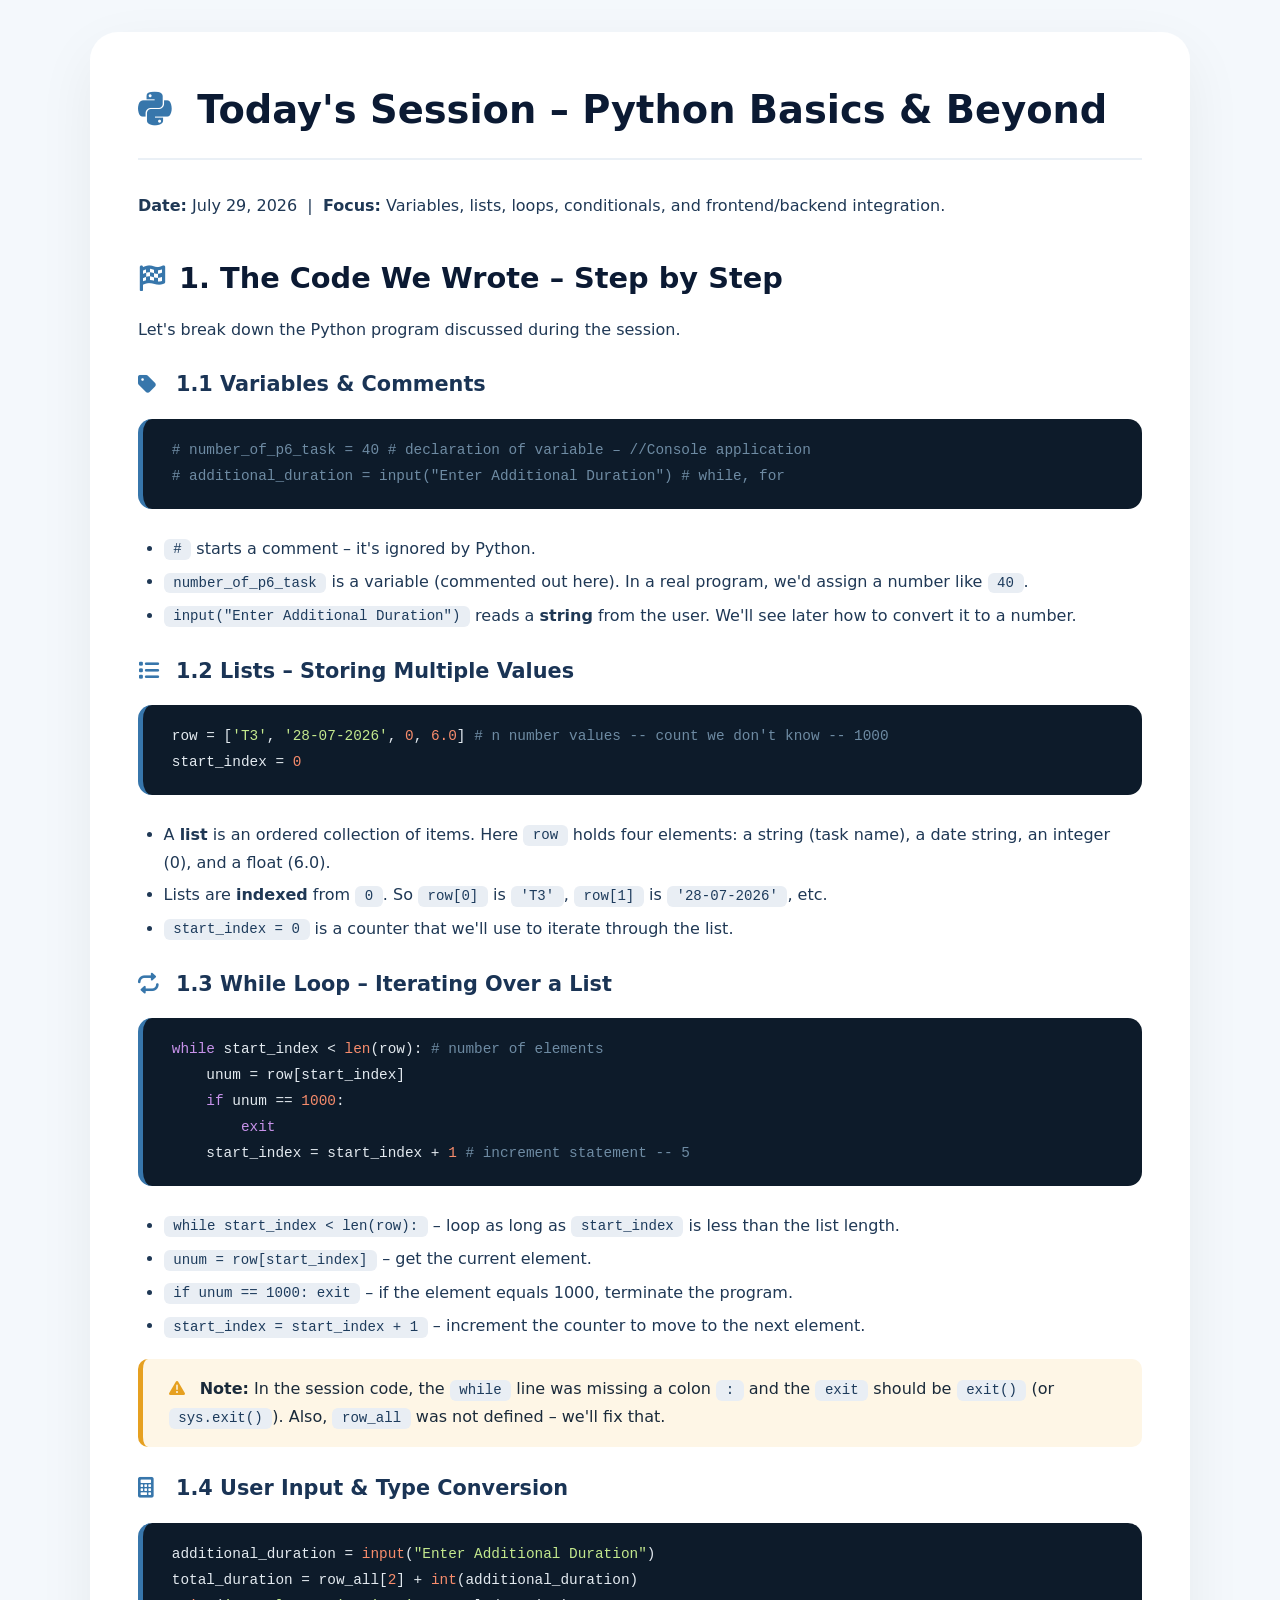
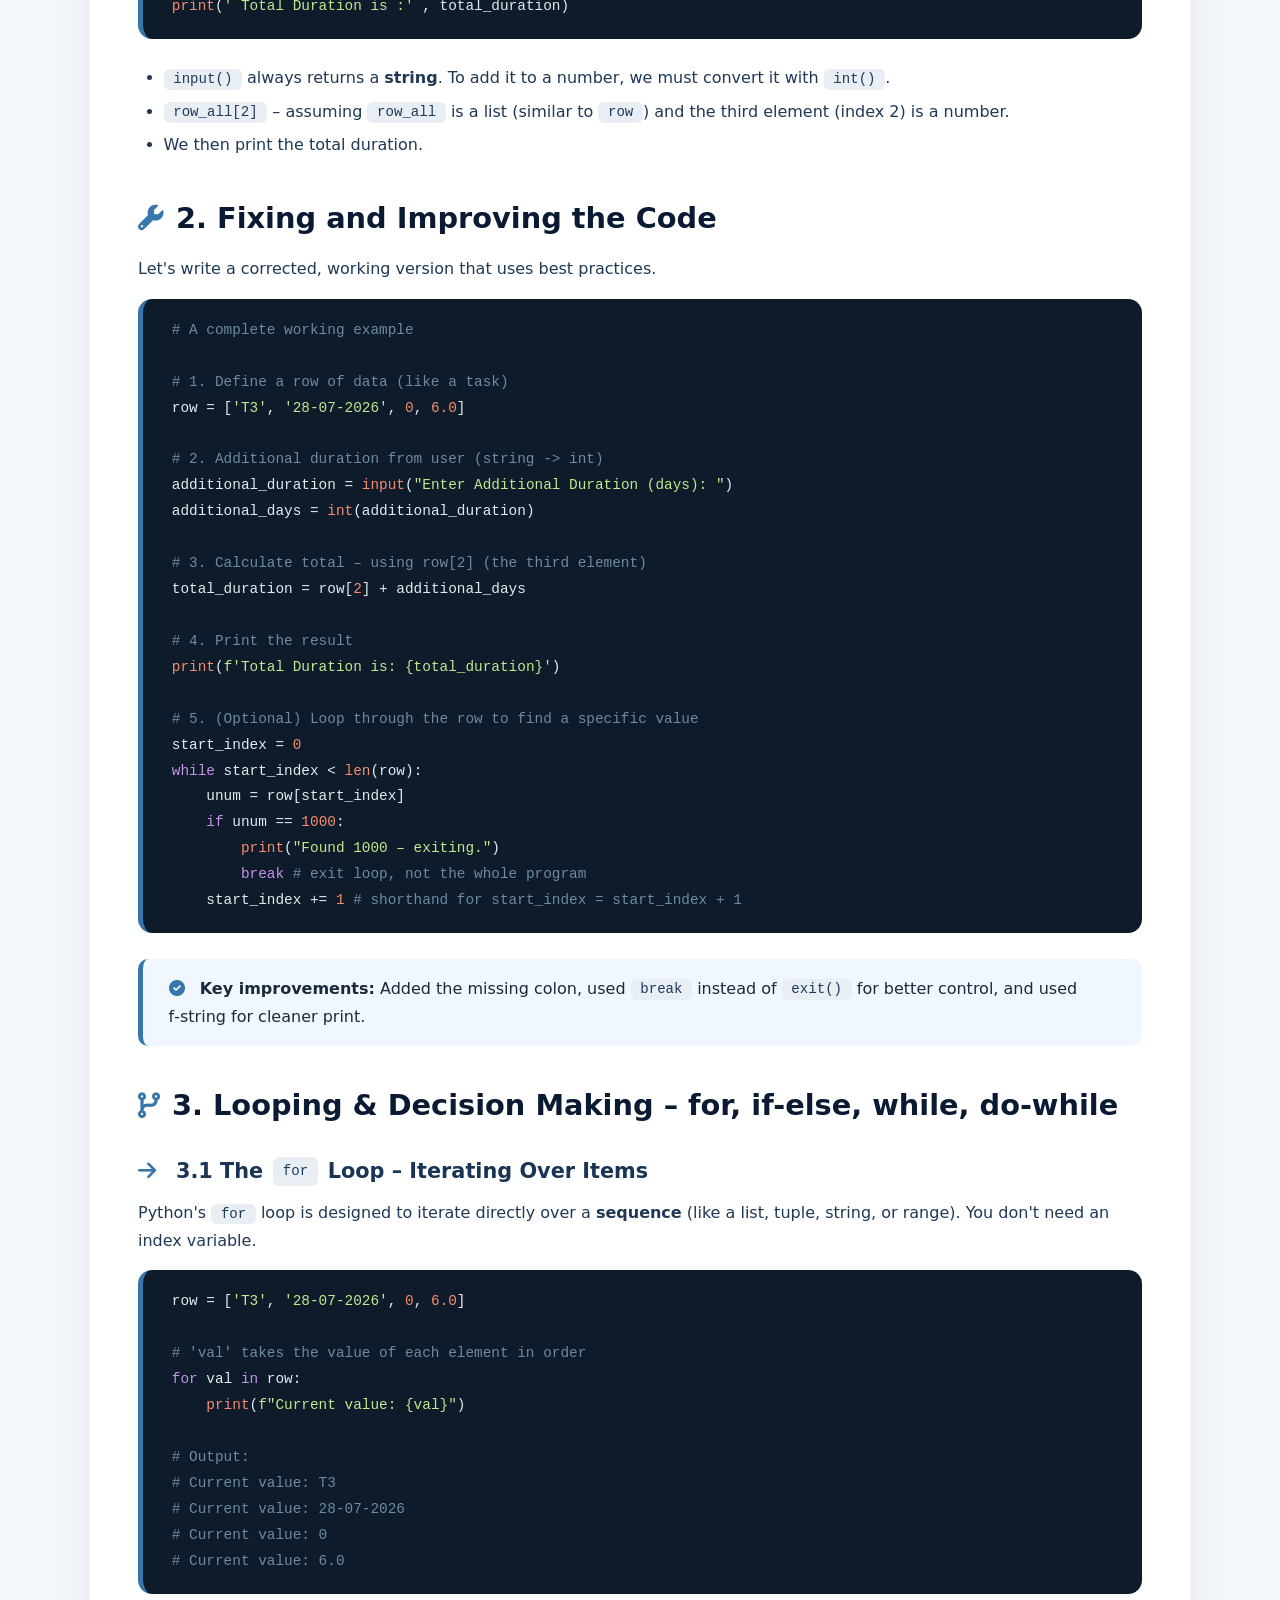
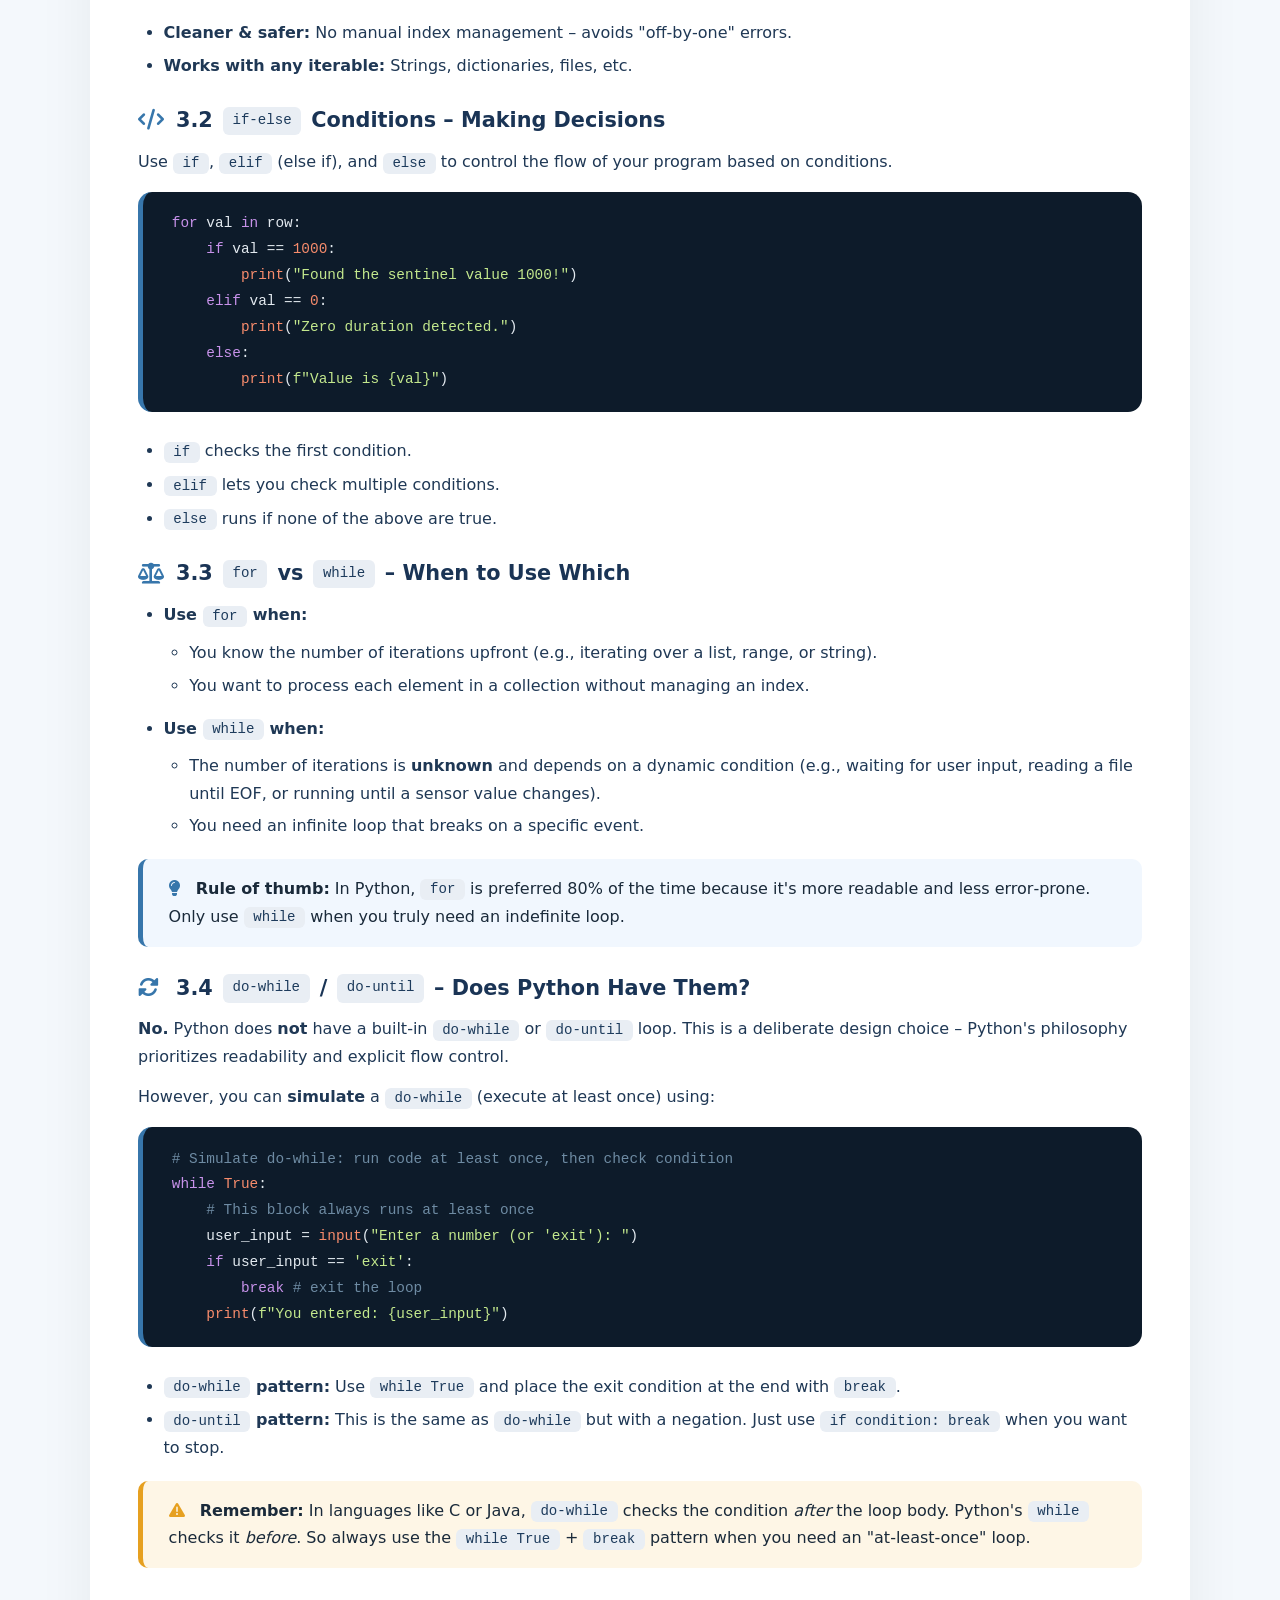
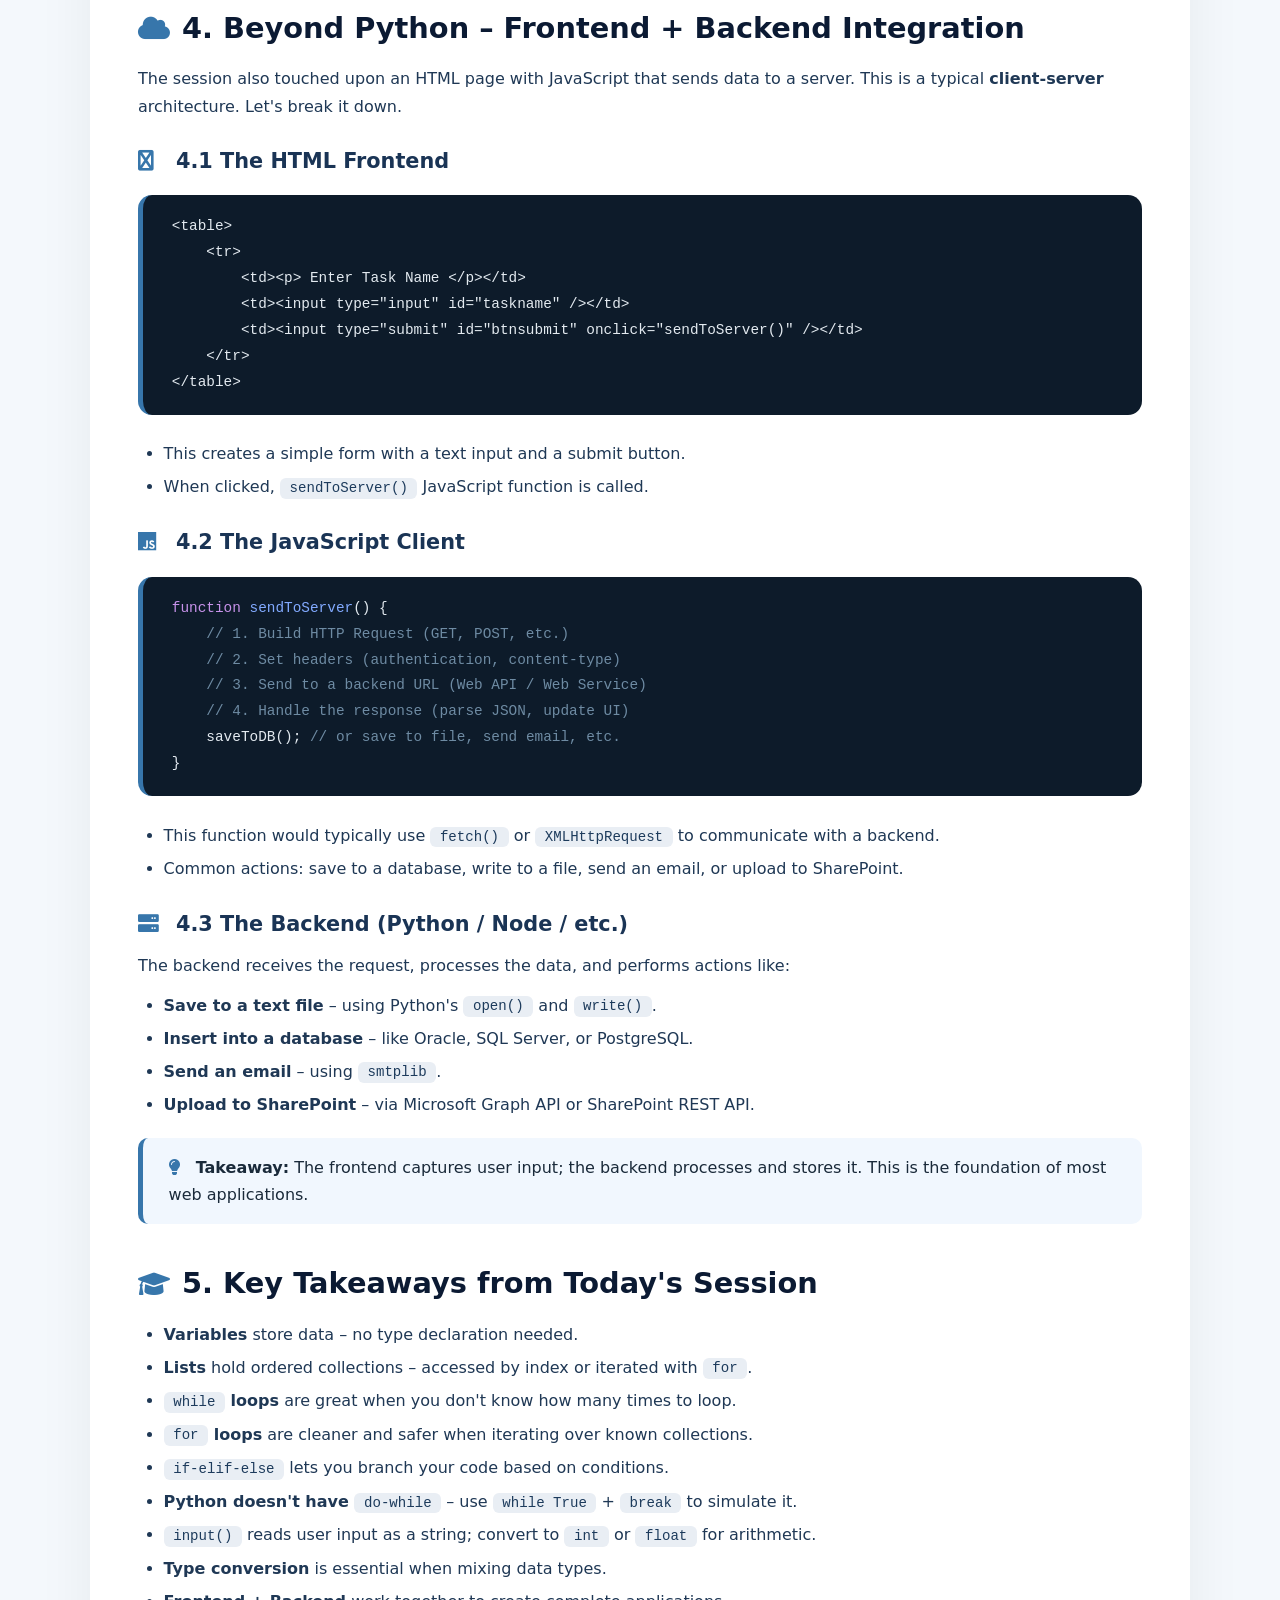
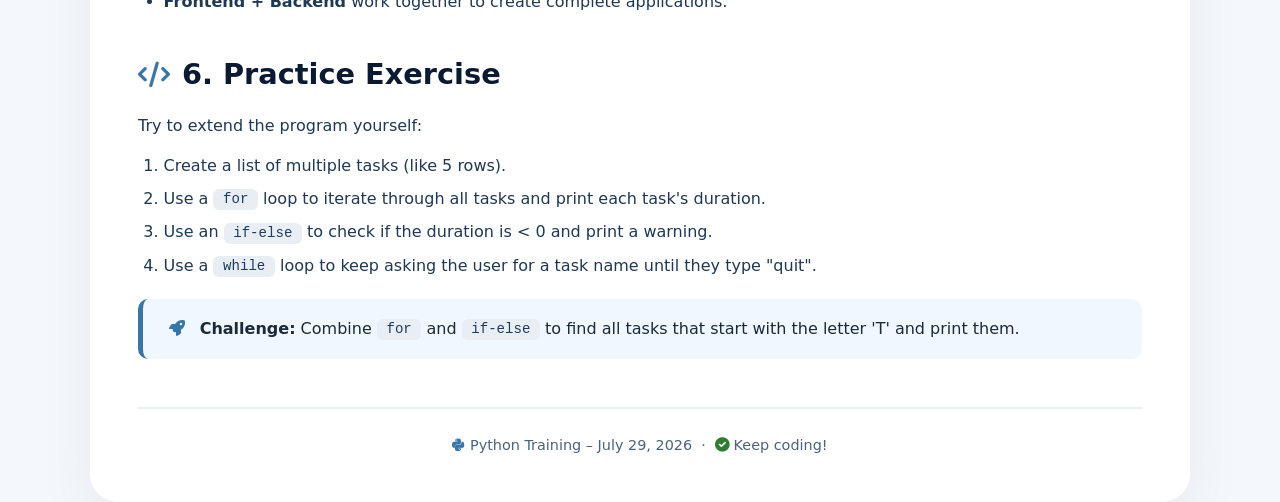
<file: Session_2.html>
<!DOCTYPE html>
<html lang="en">
<head>
    <meta charset="UTF-8" />
    <meta name="viewport" content="width=device-width, initial-scale=1.0" />
    <title>Python Training – July 29, 2026 – Full Guide</title>
    <!-- Font Awesome -->
    <link rel="stylesheet" href="https://cdnjs.cloudflare.com/ajax/libs/font-awesome/6.0.0-beta3/css/all.min.css" />
    <style>
        * {
            margin: 0;
            padding: 0;
            box-sizing: border-box;
        }
        body {
            font-family: 'Segoe UI', system-ui, -apple-system, sans-serif;
            background: #f4f8fc;
            color: #1a2a3a;
            padding: 2rem 1rem;
            line-height: 1.7;
        }
        .container {
            max-width: 1100px;
            margin: 0 auto;
            background: #ffffff;
            border-radius: 28px;
            box-shadow: 0 20px 60px rgba(0, 20, 40, 0.06);
            padding: 2.8rem 3rem;
        }
        h1 {
            font-size: 2.4rem;
            color: #0b1a33;
            border-bottom: 2px solid #eaf0f6;
            padding-bottom: 1rem;
            margin-bottom: 2rem;
        }
        h1 i {
            color: #3776ab;
            margin-right: 12px;
        }
        h2 {
            font-size: 1.8rem;
            color: #0b1a33;
            margin: 2.2rem 0 0.8rem 0;
            display: flex;
            align-items: center;
            gap: 12px;
        }
        h2 i {
            color: #3776ab;
            font-size: 1.6rem;
        }
        h3 {
            font-size: 1.3rem;
            color: #1a3455;
            margin: 1.5rem 0 0.6rem 0;
            display: flex;
            align-items: center;
            gap: 10px;
        }
        h3 i {
            color: #3776ab;
            width: 28px;
        }
        p {
            color: #1f3855;
            margin-bottom: 0.8rem;
        }
        ul,
        ol {
            margin: 0.6rem 0 1rem 1.6rem;
            color: #1f3855;
        }
        li {
            margin-bottom: 0.35rem;
        }
        .inline-code {
            background: #e9eef4;
            color: #1d3b5c;
            padding: 0.15rem 0.6rem;
            border-radius: 6px;
            font-family: 'JetBrains Mono', monospace;
            font-size: 0.88rem;
            font-weight: 500;
        }
        .code-block {
            background: #0d1b2a;
            color: #e3eaf0;
            border-radius: 14px;
            padding: 1.2rem 1.8rem;
            margin: 1rem 0 1.6rem 0;
            overflow-x: auto;
            font-family: 'JetBrains Mono', 'Fira Code', monospace;
            font-size: 0.9rem;
            line-height: 1.8;
            border-left: 5px solid #3776ab;
        }
        .code-block .comment {
            color: #6e8ba3;
        }
        .code-block .keyword {
            color: #c792ea;
        }
        .code-block .string {
            color: #c3e88d;
        }
        .code-block .func {
            color: #82aaff;
        }
        .code-block .builtin {
            color: #f78c6c;
        }
        .code-block .number {
            color: #f78c6c;
        }
        .code-block .op {
            color: #89ddff;
        }
        .highlight-box {
            background: #f1f7fe;
            border-left: 5px solid #3776ab;
            border-radius: 10px;
            padding: 1rem 1.6rem;
            margin: 1.2rem 0;
        }
        .highlight-box i {
            color: #3776ab;
            margin-right: 10px;
        }
        .warning-box {
            background: #fef6e6;
            border-left: 5px solid #e6a020;
            border-radius: 10px;
            padding: 1rem 1.6rem;
            margin: 1.2rem 0;
        }
        .warning-box i {
            color: #e6a020;
            margin-right: 10px;
        }
        .footer {
            margin-top: 3rem;
            padding-top: 1.5rem;
            border-top: 2px solid #eaf0f6;
            text-align: center;
            color: #4a637e;
            font-size: 0.9rem;
        }
        .footer i {
            color: #3776ab;
        }
        @media (max-width: 700px) {
            .container {
                padding: 1.5rem 1.2rem;
            }
            h1 {
                font-size: 1.8rem;
            }
            h2 {
                font-size: 1.4rem;
            }
            .code-block {
                font-size: 0.8rem;
                padding: 0.9rem 1rem;
            }
        }
    </style>
</head>
<body>
    <div class="container">

        <h1><i class="fab fa-python"></i> Today's Session – Python Basics &amp; Beyond</h1>
        <p><strong>Date:</strong> July 29, 2026 &nbsp;|&nbsp; <strong>Focus:</strong> Variables, lists, loops, conditionals, and frontend/backend integration.</p>

        <!-- ========================================================== -->
        <h2><i class="fas fa-flag-checkered"></i> 1. The Code We Wrote – Step by Step</h2>
        <p>Let's break down the Python program discussed during the session.</p>

        <!-- ========================================================== -->
        <h3><i class="fas fa-tag"></i> 1.1 Variables &amp; Comments</h3>
        <div class="code-block">
            <span class="comment"># number_of_p6_task = 40   # declaration of variable –    //Console application</span><br>
            <span class="comment"># additional_duration = input("Enter Additional Duration")   # while, for</span>
        </div>
        <ul>
            <li><span class="inline-code">#</span> starts a comment – it's ignored by Python.</li>
            <li><span class="inline-code">number_of_p6_task</span> is a variable (commented out here). In a real program, we'd assign a number like <span class="inline-code">40</span>.</li>
            <li><span class="inline-code">input("Enter Additional Duration")</span> reads a <strong>string</strong> from the user. We'll see later how to convert it to a number.</li>
        </ul>

        <!-- ========================================================== -->
        <h3><i class="fas fa-list"></i> 1.2 Lists – Storing Multiple Values</h3>
        <div class="code-block">
            row = [<span class="string">'T3'</span>, <span class="string">'28-07-2026'</span>, <span class="number">0</span>, <span class="number">6.0</span>]  <span class="comment"># n number values -- count we don't know -- 1000</span><br>
            start_index = <span class="number">0</span>
        </div>
        <ul>
            <li>A <strong>list</strong> is an ordered collection of items. Here <span class="inline-code">row</span> holds four elements: a string (task name), a date string, an integer (0), and a float (6.0).</li>
            <li>Lists are <strong>indexed</strong> from <span class="inline-code">0</span>. So <span class="inline-code">row[0]</span> is <span class="inline-code">'T3'</span>, <span class="inline-code">row[1]</span> is <span class="inline-code">'28-07-2026'</span>, etc.</li>
            <li><span class="inline-code">start_index = 0</span> is a counter that we'll use to iterate through the list.</li>
        </ul>

        <!-- ========================================================== -->
        <h3><i class="fas fa-repeat"></i> 1.3 While Loop – Iterating Over a List</h3>
        <div class="code-block">
            <span class="keyword">while</span> start_index < <span class="builtin">len</span>(row):   <span class="comment"># number of elements</span><br>
            &nbsp;&nbsp;&nbsp;&nbsp;unum = row[start_index]<br>
            &nbsp;&nbsp;&nbsp;&nbsp;<span class="keyword">if</span> unum == <span class="number">1000</span>:<br>
            &nbsp;&nbsp;&nbsp;&nbsp;&nbsp;&nbsp;&nbsp;&nbsp;<span class="keyword">exit</span><br>
            &nbsp;&nbsp;&nbsp;&nbsp;start_index = start_index + <span class="number">1</span>   <span class="comment"># increment statement -- 5</span>
        </div>
        <ul>
            <li><span class="inline-code">while start_index < len(row):</span> – loop as long as <span class="inline-code">start_index</span> is less than the list length.</li>
            <li><span class="inline-code">unum = row[start_index]</span> – get the current element.</li>
            <li><span class="inline-code">if unum == 1000: exit</span> – if the element equals 1000, terminate the program.</li>
            <li><span class="inline-code">start_index = start_index + 1</span> – increment the counter to move to the next element.</li>
        </ul>
        <div class="warning-box">
            <i class="fas fa-exclamation-triangle"></i>
            <strong>Note:</strong> In the session code, the <span class="inline-code">while</span> line was missing a colon <span class="inline-code">:</span> and the <span class="inline-code">exit</span> should be <span class="inline-code">exit()</span> (or <span class="inline-code">sys.exit()</span>). Also, <span class="inline-code">row_all</span> was not defined – we'll fix that.
        </div>

        <!-- ========================================================== -->
        <h3><i class="fas fa-calculator"></i> 1.4 User Input &amp; Type Conversion</h3>
        <div class="code-block">
            additional_duration = <span class="builtin">input</span>(<span class="string">"Enter Additional Duration"</span>)<br>
            total_duration = row_all[<span class="number">2</span>] + <span class="builtin">int</span>(additional_duration)<br>
            <span class="builtin">print</span>(<span class="string">' Total Duration is :'</span> , total_duration)
        </div>
        <ul>
            <li><span class="inline-code">input()</span> always returns a <strong>string</strong>. To add it to a number, we must convert it with <span class="inline-code">int()</span>.</li>
            <li><span class="inline-code">row_all[2]</span> – assuming <span class="inline-code">row_all</span> is a list (similar to <span class="inline-code">row</span>) and the third element (index 2) is a number.</li>
            <li>We then print the total duration.</li>
        </ul>

        <!-- ========================================================== -->
        <h2><i class="fas fa-wrench"></i> 2. Fixing and Improving the Code</h2>
        <p>Let's write a corrected, working version that uses best practices.</p>
        <div class="code-block">
            <span class="comment"># A complete working example</span><br><br>
            <span class="comment"># 1. Define a row of data (like a task)</span><br>
            row = [<span class="string">'T3'</span>, <span class="string">'28-07-2026'</span>, <span class="number">0</span>, <span class="number">6.0</span>]<br><br>
            <span class="comment"># 2. Additional duration from user (string -> int)</span><br>
            additional_duration = <span class="builtin">input</span>(<span class="string">"Enter Additional Duration (days): "</span>)<br>
            additional_days = <span class="builtin">int</span>(additional_duration)<br><br>
            <span class="comment"># 3. Calculate total – using row[2] (the third element)</span><br>
            total_duration = row[<span class="number">2</span>] + additional_days<br><br>
            <span class="comment"># 4. Print the result</span><br>
            <span class="builtin">print</span>(<span class="string">f'Total Duration is: {total_duration}'</span>)<br><br>
            <span class="comment"># 5. (Optional) Loop through the row to find a specific value</span><br>
            start_index = <span class="number">0</span><br>
            <span class="keyword">while</span> start_index < <span class="builtin">len</span>(row):<br>
            &nbsp;&nbsp;&nbsp;&nbsp;unum = row[start_index]<br>
            &nbsp;&nbsp;&nbsp;&nbsp;<span class="keyword">if</span> unum == <span class="number">1000</span>:<br>
            &nbsp;&nbsp;&nbsp;&nbsp;&nbsp;&nbsp;&nbsp;&nbsp;<span class="builtin">print</span>(<span class="string">"Found 1000 – exiting."</span>)<br>
            &nbsp;&nbsp;&nbsp;&nbsp;&nbsp;&nbsp;&nbsp;&nbsp;<span class="keyword">break</span>   <span class="comment"># exit loop, not the whole program</span><br>
            &nbsp;&nbsp;&nbsp;&nbsp;start_index += <span class="number">1</span>   <span class="comment"># shorthand for start_index = start_index + 1</span>
        </div>
        <div class="highlight-box">
            <i class="fas fa-check-circle"></i>
            <strong>Key improvements:</strong> Added the missing colon, used <span class="inline-code">break</span> instead of <span class="inline-code">exit()</span> for better control, and used f‑string for cleaner print.
        </div>

        <!-- ========================================================== -->
        <h2><i class="fas fa-code-branch"></i> 3. Looping &amp; Decision Making – for, if-else, while, do-while</h2>

        <h3><i class="fas fa-arrow-right"></i> 3.1 The <span class="inline-code">for</span> Loop – Iterating Over Items</h3>
        <p>
            Python's <span class="inline-code">for</span> loop is designed to iterate directly over a <strong>sequence</strong>
            (like a list, tuple, string, or range). You don't need an index variable.
        </p>
        <div class="code-block">
            row = [<span class="string">'T3'</span>, <span class="string">'28-07-2026'</span>, <span class="number">0</span>, <span class="number">6.0</span>]<br><br>
            <span class="comment"># 'val' takes the value of each element in order</span><br>
            <span class="keyword">for</span> val <span class="keyword">in</span> row:<br>
            &nbsp;&nbsp;&nbsp;&nbsp;<span class="builtin">print</span>(<span class="string">f"Current value: {val}"</span>)<br><br>
            <span class="comment"># Output:</span><br>
            <span class="comment"># Current value: T3</span><br>
            <span class="comment"># Current value: 28-07-2026</span><br>
            <span class="comment"># Current value: 0</span><br>
            <span class="comment"># Current value: 6.0</span>
        </div>
        <ul>
            <li><strong>Cleaner &amp; safer:</strong> No manual index management – avoids "off‑by‑one" errors.</li>
            <li><strong>Works with any iterable:</strong> Strings, dictionaries, files, etc.</li>
        </ul>

        <h3><i class="fas fa-code"></i> 3.2 <span class="inline-code">if-else</span> Conditions – Making Decisions</h3>
        <p>
            Use <span class="inline-code">if</span>, <span class="inline-code">elif</span> (else if), and <span class="inline-code">else</span>
            to control the flow of your program based on conditions.
        </p>
        <div class="code-block">
            <span class="keyword">for</span> val <span class="keyword">in</span> row:<br>
            &nbsp;&nbsp;&nbsp;&nbsp;<span class="keyword">if</span> val == <span class="number">1000</span>:<br>
            &nbsp;&nbsp;&nbsp;&nbsp;&nbsp;&nbsp;&nbsp;&nbsp;<span class="builtin">print</span>(<span class="string">"Found the sentinel value 1000!"</span>)<br>
            &nbsp;&nbsp;&nbsp;&nbsp;<span class="keyword">elif</span> val == <span class="number">0</span>:<br>
            &nbsp;&nbsp;&nbsp;&nbsp;&nbsp;&nbsp;&nbsp;&nbsp;<span class="builtin">print</span>(<span class="string">"Zero duration detected."</span>)<br>
            &nbsp;&nbsp;&nbsp;&nbsp;<span class="keyword">else</span>:<br>
            &nbsp;&nbsp;&nbsp;&nbsp;&nbsp;&nbsp;&nbsp;&nbsp;<span class="builtin">print</span>(<span class="string">f"Value is {val}"</span>)
        </div>
        <ul>
            <li><span class="inline-code">if</span> checks the first condition.</li>
            <li><span class="inline-code">elif</span> lets you check multiple conditions.</li>
            <li><span class="inline-code">else</span> runs if none of the above are true.</li>
        </ul>

        <h3><i class="fas fa-balance-scale"></i> 3.3 <span class="inline-code">for</span> vs <span class="inline-code">while</span> – When to Use Which</h3>
        <ul>
            <li>
                <strong>Use <span class="inline-code">for</span> when:</strong>
                <ul>
                    <li>You know the number of iterations upfront (e.g., iterating over a list, range, or string).</li>
                    <li>You want to process each element in a collection without managing an index.</li>
                </ul>
            </li>
            <li>
                <strong>Use <span class="inline-code">while</span> when:</strong>
                <ul>
                    <li>The number of iterations is <strong>unknown</strong> and depends on a dynamic condition (e.g., waiting for user input, reading a file until EOF, or running until a sensor value changes).</li>
                    <li>You need an infinite loop that breaks on a specific event.</li>
                </ul>
            </li>
        </ul>
        <div class="highlight-box">
            <i class="fas fa-lightbulb"></i>
            <strong>Rule of thumb:</strong> In Python, <span class="inline-code">for</span> is preferred 80% of the time because it's more readable and less error‑prone. Only use <span class="inline-code">while</span> when you truly need an indefinite loop.
        </div>

        <h3><i class="fas fa-sync-alt"></i> 3.4 <span class="inline-code">do-while</span> / <span class="inline-code">do-until</span> – Does Python Have Them?</h3>
        <p>
            <strong>No.</strong> Python does <strong>not</strong> have a built‑in <span class="inline-code">do-while</span>
            or <span class="inline-code">do-until</span> loop. This is a deliberate design choice – Python's philosophy
            prioritizes readability and explicit flow control.
        </p>
        <p>However, you can <strong>simulate</strong> a <span class="inline-code">do-while</span> (execute at least once) using:</p>
        <div class="code-block">
            <span class="comment"># Simulate do-while: run code at least once, then check condition</span><br>
            <span class="keyword">while</span> <span class="builtin">True</span>:<br>
            &nbsp;&nbsp;&nbsp;&nbsp;<span class="comment"># This block always runs at least once</span><br>
            &nbsp;&nbsp;&nbsp;&nbsp;user_input = <span class="builtin">input</span>(<span class="string">"Enter a number (or 'exit'): "</span>)<br>
            &nbsp;&nbsp;&nbsp;&nbsp;<span class="keyword">if</span> user_input == <span class="string">'exit'</span>:<br>
            &nbsp;&nbsp;&nbsp;&nbsp;&nbsp;&nbsp;&nbsp;&nbsp;<span class="keyword">break</span>   <span class="comment"># exit the loop</span><br>
            &nbsp;&nbsp;&nbsp;&nbsp;<span class="builtin">print</span>(<span class="string">f"You entered: {user_input}"</span>)
        </div>
        <ul>
            <li>
                <strong><span class="inline-code">do-while</span> pattern:</strong> Use <span class="inline-code">while True</span>
                and place the exit condition at the end with <span class="inline-code">break</span>.
            </li>
            <li>
                <strong><span class="inline-code">do-until</span> pattern:</strong> This is the same as <span class="inline-code">do-while</span>
                but with a negation. Just use <span class="inline-code">if condition: break</span> when you want to stop.
            </li>
        </ul>
        <div class="warning-box">
            <i class="fas fa-exclamation-triangle"></i>
            <strong>Remember:</strong> In languages like C or Java, <span class="inline-code">do-while</span> checks the condition
            <em>after</em> the loop body. Python's <span class="inline-code">while</span> checks it <em>before</em>.
            So always use the <span class="inline-code">while True</span> + <span class="inline-code">break</span> pattern when you need an "at‑least‑once" loop.
        </div>

        <!-- ========================================================== -->
        <h2><i class="fas fa-cloud"></i> 4. Beyond Python – Frontend + Backend Integration</h2>
        <p>
            The session also touched upon an HTML page with JavaScript that sends data to a server.
            This is a typical <strong>client‑server</strong> architecture. Let's break it down.
        </p>

        <h3><i class="fas fa-html5"></i> 4.1 The HTML Frontend</h3>
        <div class="code-block">
            &lt;table&gt;<br>
            &nbsp;&nbsp;&nbsp;&nbsp;&lt;tr&gt;<br>
            &nbsp;&nbsp;&nbsp;&nbsp;&nbsp;&nbsp;&nbsp;&nbsp;&lt;td&gt;&lt;p&gt; Enter Task Name &lt;/p&gt;&lt;/td&gt;<br>
            &nbsp;&nbsp;&nbsp;&nbsp;&nbsp;&nbsp;&nbsp;&nbsp;&lt;td&gt;&lt;input type="input" id="taskname" /&gt;&lt;/td&gt;<br>
            &nbsp;&nbsp;&nbsp;&nbsp;&nbsp;&nbsp;&nbsp;&nbsp;&lt;td&gt;&lt;input type="submit" id="btnsubmit" onclick="sendToServer()" /&gt;&lt;/td&gt;<br>
            &nbsp;&nbsp;&nbsp;&nbsp;&lt;/tr&gt;<br>
            &lt;/table&gt;
        </div>
        <ul>
            <li>This creates a simple form with a text input and a submit button.</li>
            <li>When clicked, <span class="inline-code">sendToServer()</span> JavaScript function is called.</li>
        </ul>

        <h3><i class="fab fa-js"></i> 4.2 The JavaScript Client</h3>
        <div class="code-block">
            <span class="keyword">function</span> <span class="func">sendToServer</span>() {<br>
            &nbsp;&nbsp;&nbsp;&nbsp;<span class="comment">// 1. Build HTTP Request (GET, POST, etc.)</span><br>
            &nbsp;&nbsp;&nbsp;&nbsp;<span class="comment">// 2. Set headers (authentication, content-type)</span><br>
            &nbsp;&nbsp;&nbsp;&nbsp;<span class="comment">// 3. Send to a backend URL (Web API / Web Service)</span><br>
            &nbsp;&nbsp;&nbsp;&nbsp;<span class="comment">// 4. Handle the response (parse JSON, update UI)</span><br>
            &nbsp;&nbsp;&nbsp;&nbsp;saveToDB(); <span class="comment">// or save to file, send email, etc.</span><br>
            }
        </div>
        <ul>
            <li>This function would typically use <span class="inline-code">fetch()</span> or <span class="inline-code">XMLHttpRequest</span> to communicate with a backend.</li>
            <li>Common actions: save to a database, write to a file, send an email, or upload to SharePoint.</li>
        </ul>

        <h3><i class="fas fa-server"></i> 4.3 The Backend (Python / Node / etc.)</h3>
        <p>
            The backend receives the request, processes the data, and performs actions like:
        </p>
        <ul>
            <li><strong>Save to a text file</strong> – using Python's <span class="inline-code">open()</span> and <span class="inline-code">write()</span>.</li>
            <li><strong>Insert into a database</strong> – like Oracle, SQL Server, or PostgreSQL.</li>
            <li><strong>Send an email</strong> – using <span class="inline-code">smtplib</span>.</li>
            <li><strong>Upload to SharePoint</strong> – via Microsoft Graph API or SharePoint REST API.</li>
        </ul>
        <div class="highlight-box">
            <i class="fas fa-lightbulb"></i>
            <strong>Takeaway:</strong> The frontend captures user input; the backend processes and stores it. This is the foundation of most web applications.
        </div>

        <!-- ========================================================== -->
        <h2><i class="fas fa-graduation-cap"></i> 5. Key Takeaways from Today's Session</h2>
        <ul>
            <li><strong>Variables</strong> store data – no type declaration needed.</li>
            <li><strong>Lists</strong> hold ordered collections – accessed by index or iterated with <span class="inline-code">for</span>.</li>
            <li><strong><span class="inline-code">while</span> loops</strong> are great when you don't know how many times to loop.</li>
            <li><strong><span class="inline-code">for</span> loops</strong> are cleaner and safer when iterating over known collections.</li>
            <li><strong><span class="inline-code">if-elif-else</span></strong> lets you branch your code based on conditions.</li>
            <li><strong>Python doesn't have <span class="inline-code">do-while</span></strong> – use <span class="inline-code">while True</span> + <span class="inline-code">break</span> to simulate it.</li>
            <li><strong><span class="inline-code">input()</span></strong> reads user input as a string; convert to <span class="inline-code">int</span> or <span class="inline-code">float</span> for arithmetic.</li>
            <li><strong>Type conversion</strong> is essential when mixing data types.</li>
            <li><strong>Frontend + Backend</strong> work together to create complete applications.</li>
        </ul>

        <!-- ========================================================== -->
        <h2><i class="fas fa-code"></i> 6. Practice Exercise</h2>
        <p>Try to extend the program yourself:</p>
        <ol>
            <li>Create a list of multiple tasks (like 5 rows).</li>
            <li>Use a <span class="inline-code">for</span> loop to iterate through all tasks and print each task's duration.</li>
            <li>Use an <span class="inline-code">if-else</span> to check if the duration is < 0 and print a warning.</li>
            <li>Use a <span class="inline-code">while</span> loop to keep asking the user for a task name until they type "quit".</li>
        </ol>
        <div class="highlight-box">
            <i class="fas fa-rocket"></i>
            <strong>Challenge:</strong> Combine <span class="inline-code">for</span> and <span class="inline-code">if-else</span> to find all tasks that start with the letter 'T' and print them.
        </div>

        <!-- ========================================================== -->
        <div class="footer">
            <i class="fab fa-python"></i> Python Training – July 29, 2026 &nbsp;·&nbsp;
            <i class="fas fa-check-circle" style="color:#2e7d32;"></i> Keep coding!
        </div>

    </div>
</body>
</html>
</file>
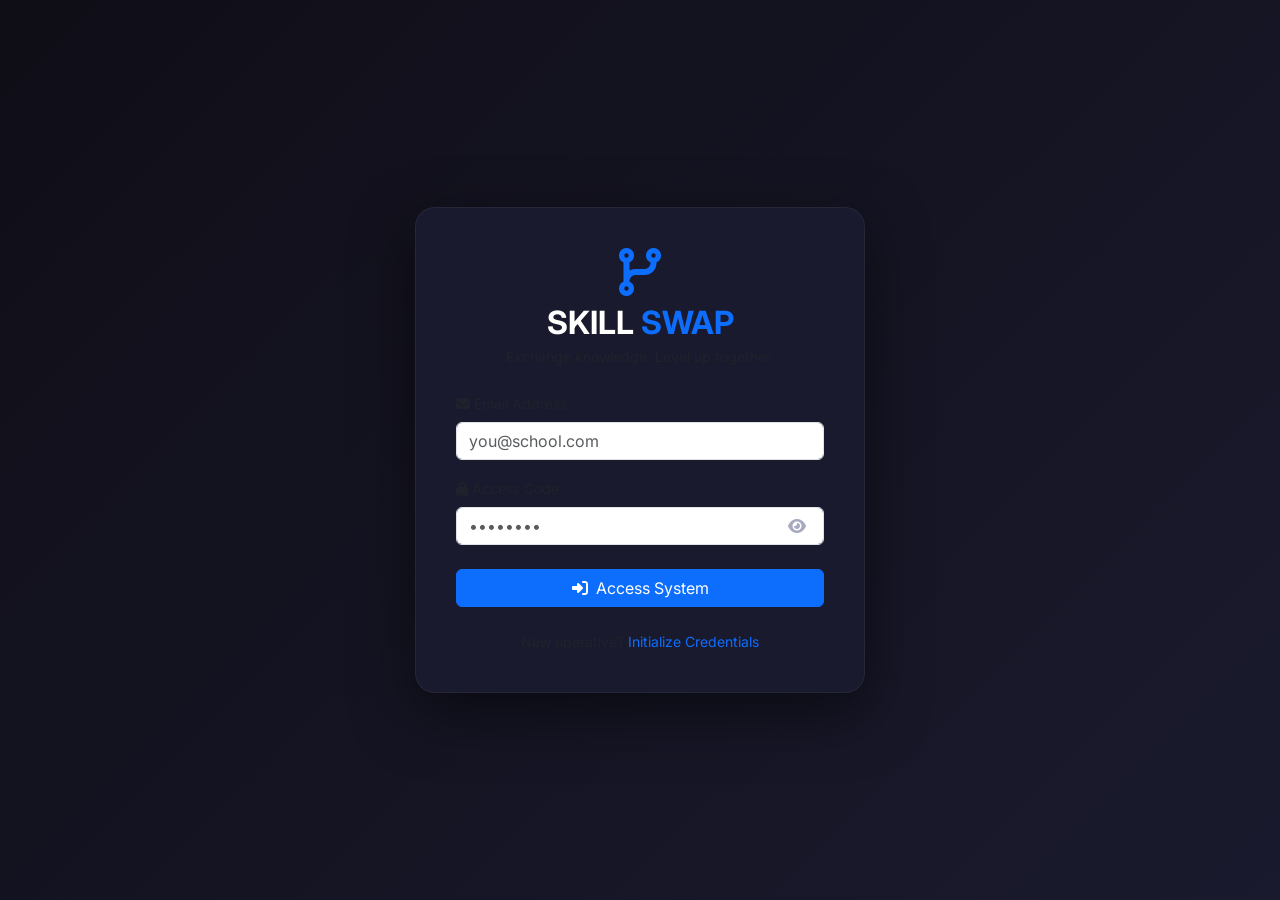
<file: Anirudh Skill swap/dashboard.html>
<!--
Skill Swap Platform - Dashboard Hub (dashboard.html)
Features: Profile HUD, Dynamic panels, Peer Matchmaking, Resource Sharing, Session Tracking
-->
<!DOCTYPE html>
<html lang="en">
<head>
<meta charset="UTF-8">
<meta name="viewport" content="width=device-width, initial-scale=1.0">
<title>Skill Swap - Operations Center</title>
<link href="https://cdn.jsdelivr.net/npm/bootstrap@5.3.0/dist/css/bootstrap.min.css" rel="stylesheet">
<link rel="stylesheet" href="https://cdnjs.cloudflare.com/ajax/libs/font-awesome/6.4.0/css/all.min.css">
<link href="https://fonts.googleapis.com/css2?family=Inter:wght@300;400;600;700;800;900&display=swap" rel="stylesheet">
<link rel="stylesheet" href="css/style.css">
<style>
/* Sidebar Navigation panel layout */
.sidebar {
position: fixed;
top: 0; left: 0;
height: 100vh; width: 260px;
background: var(--bg-card);
border-right: 1px solid rgba(255, 255, 255, 0.05);
padding: 24px 16px;
overflow-y: auto;
z-index: 1000;
}
.sidebar .nav-link {
color: var(--text-muted);
padding: 10px 14px;
border-radius: 8px;
transition: all 0.3s ease;
font-weight: 500;
text-decoration: none;
display: block;
margin-bottom: 5px;
}
.sidebar .nav-link:hover, .sidebar .nav-link.active {
background: rgba(67, 97, 238, 0.12);
color: #fff;
}
.sidebar .nav-link i { width: 24px; margin-right: 8px; }
.main-content { margin-left: 260px; padding: 24px; min-height: 100vh; }
/* Responsive adjustments */
@media (max-width: 768px) {
.sidebar { display: none; }
.main-content { margin-left: 0; }
}
</style>
</head>
<body>
<!-- LEFT SIDEBAR HUD -->
<nav class="sidebar">
<div class="mb-4 text-center pb-3 border-bottom border-secondary">
<h4 class="fw-bold m-0"><i class="fas fa-code-branch text-primary me-2"></i>SKILL <span class="text-primary">SWAP</span></h4>
</div>
<!-- User Profile HUD Card -->
<div class="mb-4 p-3 bg-dark rounded border border-secondary">
<div class="d-flex align-items-center gap-2 mb-2">
    <i class="fas fa-user-circle fa-2x text-primary"></i>
<div>
<div class="fw-bold small" id="sidebarUserName">Loading...</div>
<div class="coin-display py-0 px-2 mt-1" style="font-size: 0.65rem;">
<i class="fas fa-coins"></i> <span id="sidebarCoins">0</span>
</div>
</div>
</div>
<div class="small text-muted">Rank: <span class="badge bg-secondary px-2" style="font-size:0.6rem;" id="sidebarRank">IRON II</span></div>
</div>
<!-- Sidebar navigation items links -->
<div class="nav flex-column">
<a class="nav-link active" href="#" onclick="loadPage('dashboard')" id="nav-dashboard"><i class="fas fa-th-large"></i> Dashboard</a>
<a class="nav-link" href="#" onclick="loadPage('discover')" id="nav-discover"><i class="fas fa-compass"></i> Discover Peers</a>
<a class="nav-link" href="#" onclick="loadPage('resources')" id="nav-resources"><i class="fas fa-folder-open"></i> Resources Directory</a>
<a class="nav-link" href="#" onclick="loadPage('sessions')" id="nav-sessions"><i class="fas fa-calendar-alt"></i> My Sessions</a>
<a class="nav-link" href="#" onclick="loadPage('profile')" id="nav-profile"><i class="fas fa-user-cog"></i> Profile Edit</a>
<hr class="border-secondary my-3"/>
<button class="btn btn-danger btn-sm w-100" onclick="handleLogout()">
<i class="fas fa-sign-out-alt me-1"></i> Disconnect
</button>
</div>
</nav>
<!-- MAIN CONTAINER DISPLAY -->
<main class="main-content">
<div class="container-fluid">
<!-- SCREEN 1: DASHBOARD OVERVIEW -->
<div id="page-dashboard">
<div class="d-flex justify-content-between align-items-center mb-4">
<h2 class="fw-bold m-0">Dashboard Overview</h2>
<span class="badge bg-primary py-2 px-3 small" id="lastUpdated"><i class="fas fa-sync fa-spin me-1"></i> Updating...</span>
</div>
<!-- Stats HUD Cards Row -->
<div class="row g-3 mb-4">
<div class="col-md-3 col-6">
<div class="card p-3 text-center">
<div class="text-primary fs-3 mb-1"><i class="fas fa-history"></i></div>
<div class="h3 fw-bold m-0" id="statSessions">0</div>
<div class="text-muted small">Total Swaps Completed</div>
</div>
</div>
<div class="col-md-3 col-6">
<div class="card p-3 text-center">
<div class="text-warning fs-3 mb-1"><i class="fas fa-star"></i></div>
<div class="h3 fw-bold m-0" id="statRating">0.0</div>
<div class="text-muted small">Peer Feedbacks Score</div>
</div>
</div>
<div class="col-md-3 col-6">
<div class="card p-3 text-center">
<div class="text-success fs-3 mb-1"><i class="fas fa-trophy"></i></div>
<div class="h3 fw-bold m-0" id="statExp">0</div>
<div class="text-muted small">Accumulated Exp</div>
</div>
</div>
<div class="col-md-3 col-6">
<div class="card p-3 text-center">
<div class="text-info fs-3 mb-1"><i class="fas fa-coins"></i></div>
<div class="h3 fw-bold m-0" id="statCoins">0</div>
<div class="text-muted small">Available Coins Credits</div>
</div>
</div>
</div>
<!-- Skills Cards lists overview -->
<div class="row g-3 mb-4">
<div class="col-md-6">
<div class="card">
<div class="card-header d-flex justify-content-between align-items-center">
<span><i class="fas fa-graduation-cap text-success me-2"></i>Skills I Can Teach</span>
<button class="btn btn-outline-primary btn-sm" onclick="addNewSkill('offer')"><i class="fas fa-plus"></i> Add</button>
</div>
<div class="card-body" id="skillsOfferContainer"></div>
</div>
</div>
<div class="col-md-6">
<div class="card">
<div class="card-header d-flex justify-content-between align-items-center">
<span><i class="fas fa-brain text-danger me-2"></i>Skills I Want to Learn</span>
<button class="btn btn-outline-primary btn-sm" onclick="addNewSkill('want')"><i class="fas fa-plus"></i> Add</button>
</div>
<div class="card-body" id="skillsWantContainer"></div>
</div>
</div>
</div>
</div>
<!-- SCREEN 2: DISCOVER PEERS -->
<div id="page-discover" style="display: none;">
<h2 class="fw-bold mb-3">Discover Partners</h2>
<div class="row g-3 mb-4">
<div class="col-md-8">
<input type="text" class="form-control" id="peerSearch" placeholder="Search by skill name..." onkeyup="filterPeers()"></div>
</div>
<div id="peersListContainer" class="row g-3"></div>
</div>
<!-- SCREEN 3: KNOWLEDGE RESOURCES DIRECTORY -->
<div id="page-resources" style="display: none;">
<div class="d-flex justify-content-between align-items-center mb-4">
<h2 class="fw-bold m-0">Knowledge Base</h2>
<button class="btn btn-primary" onclick="openResourceModal()"><i class="fas fa-upload me-1"></i> Upload File</button>
</div>
<div id="resourcesListContainer" class="row g-3"></div>
</div>
<!-- SCREEN 4: MY SESSIONS -->
<div id="page-sessions" style="display: none;">
<div class="d-flex justify-content-between align-items-center mb-4">
<h2 class="fw-bold m-0">My Swapping Sessions</h2>
<button class="btn btn-primary" onclick="openScheduleModal()"><i class="fas fa-calendar-plus me-1"></i> Schedule Session</button>
</div>
<div id="sessionsListContainer"></div>
</div>
<!-- SCREEN 5: PROFILE EDIT PANEL -->
<div id="page-profile" style="display: none;">
<h2 class="fw-bold mb-4">Edit Profile</h2>
<div class="row g-3">
<div class="col-md-6">
<div class="card p-4">
<h5 class="fw-bold mb-3">Personal Information</h5>
<form onsubmit="saveProfileEdits(event)">
<div class="mb-3">
<label class="form-label text-muted small">Full Name</label>
<input type="text" class="form-control" id="profileName" required>
</div>
<div class="mb-3">
<label class="form-label text-muted small">Bio Description</label>
<textarea class="form-control" id="profileBio" rows="3"></textarea>
</div>
<button type="submit" class="btn btn-primary"><i class="fas fa-save me-1"></i> Save Changes</button>
</form>
</div>
</div>
<div class="col-md-6">
<div class="card p-4 text-center">
<h5 class="fw-bold mb-3">Rank &amp; Experience HUD</h5>
<div class="display-5 fw-bold text-primary mb-1" id="profileRankText">IRON II</div>
<div class="text-muted small mb-3" id="profileExpRatio">0 / 100 EXP</div>
<div class="progress-custom mb-3">
<div class="progress-bar" id="profileProgressBar" style="width: 0%;"></div>
</div>
<p class="small text-muted" id="profileExpLeftText">Earn EXP by scheduling and completing learning swaps with other classmates.</p>
</div>
</div>
</div>
</div>
</div>
</main>
<!-- MODAL 1: ADD KNOWLEDGE BASE LINK -->
<div class="modal fade" id="resourceModal" tabindex="-1" aria-hidden="true">
<div class="modal-dialog">
<div class="modal-content text-light" style="background: var(--bg-card); border: 1px solid rgba(255,255,255,0.1);">
<div class="modal-header">
<h5 class="modal-title"><i class="fas fa-upload me-2"></i>Upload Shared Resource</h5>
<button type="button" class="btn-close btn-close-white" data-bs-dismiss="modal"></button>
</div>
<form onsubmit="handleResourceUpload(event)">
<div class="modal-body">
<div class="mb-3">
<label class="form-label text-muted small">Resource Title</label>
<input type="text" class="form-control" id="resTitle" required placeholder="e.g. Python Basics PDF">
</div>
<div class="mb-3">
<label class="form-label text-muted small">Description</label>
<textarea class="form-control" id="resDesc" rows="2" placeholder="Explain what this file or link teaches..."></textarea>
</div>
<div class="mb-3">
<label class="form-label text-muted small">Google Drive Share Link (or URL)</label>
<input type="url" class="form-control" id="resUrl" required placeholder="https://drive.google.com/...">
<small class="text-muted" style="font-size:0.7rem;">Make sure the Google Drive link is set to "Anyone with the link can view".</small>
</div>
<div class="mb-3">
<label class="form-label text-muted small">Category Category</label>
<select class="form-control" id="resCat">
<option value="Programming">Programming</option>
<option value="Design">Design</option>
<option value="Language">Language</option>
<option value="Science">Science</option>
<option value="General">General</option>
</select>
</div>
</div>
<div class="modal-footer">
<button type="button" class="btn btn-secondary" data-bs-dismiss="modal">Cancel</button>
<button type="submit" class="btn btn-primary">Publish Resource</button>
</div>
</form>
</div>
</div>
</div>
<!-- MODAL 2: SCHEDULE NEW SESSION -->
<div class="modal fade" id="scheduleModal" tabindex="-1" aria-hidden="true">
<div class="modal-dialog">
<div class="modal-content text-light" style="background: var(--bg-card); border: 1px solid rgba(255,255,255,0.1);">
<div class="modal-header">
<h5 class="modal-title"><i class="fas fa-calendar-plus me-2"></i>Schedule Learning Swap</h5>
<button type="button" class="btn-close btn-close-white" data-bs-dismiss="modal"></button>
</div>
<form onsubmit="handleSessionSchedule(event)">
<div class="modal-body">
<div class="mb-3">
<label class="form-label text-muted small">Select Partner (Teacher)</label>
<select class="form-control" id="sessPartner" required></select>
</div>
<div class="mb-3">
<label class="form-label text-muted small">Skill to Learn</label>
<input type="text" class="form-control" id="sessSkill" required placeholder="e.g. Python Programming">
</div>
<div class="mb-3">
<label class="form-label text-muted small">Date &amp; Time</label>
<input type="datetime-local" class="form-control" id="sessDate" required>
</div>
<div class="mb-3">
<label class="form-label text-muted small">Additional Notes</label>
<textarea class="form-control" id="sessNotes" rows="2" placeholder="e.g. Meet in school library at 3 PM..."></textarea>
</div>
</div>
<div class="modal-footer">
<button type="button" class="btn btn-secondary" data-bs-dismiss="modal">Cancel</button>
<button type="submit" class="btn btn-primary">Book Session</button>
</div>
</form>
</div>
</div>
</div>
<script src="https://cdn.jsdelivr.net/npm/bootstrap@5.3.0/dist/js/bootstrap.bundle.min.js"></script>
<script src="js/db.js"></script>
<script>
// ---------- DASHBOARD CONTROLLER JAVASCRIPT ----------
let currentUser = null;
let allUsers = {};
let activePage = 'dashboard';
// Bootstrap Modal instances
let resModalObj = null;
let sessModalObj = null;
// This runs automatically as soon as the browser loads the page
document.addEventListener('DOMContentLoaded', async () => {
// 1. Verify user session from LocalStorage (checks if student is logged in)
const userJson = localStorage.getItem('currentUser');
if (!userJson) {
// Not logged in! Send them back to the login screen
window.location.href = 'login.html';
return;
}
currentUser = JSON.parse(userJson);
// Initialize modal dialog popups
resModalObj = new bootstrap.Modal(document.getElementById('resourceModal'));
sessModalObj = new bootstrap.Modal(document.getElementById('scheduleModal'));
// 2. Fetch fresh profile and database state on load
await refreshData();
});
// Fetches fresh data from API and updates all HTML layout structures
async function refreshData() {
try {
// Query the Apps Script backend database to get updated profile values
const userRes = await SkillSwapDB.getUser(currentUser.uid);
if (userRes.success) {
currentUser = userRes.user;
// Save updated profile info inside the browser's memory
localStorage.setItem('currentUser', JSON.stringify(currentUser));
}
// Fetch list of all registered profiles to match skills
const usersRes = await SkillSwapDB.getAllUsers();
if (usersRes.success) {
allUsers = usersRes.users;
}
// Re-render UI components with fresh details
updateUIHUD();
await loadResourcesList();
await loadSessionsList();
loadPeersList();
document.getElementById('lastUpdated').innerHTML =
`<i class="fas fa-check-circle text-success me-1"></i> Sync Complete: ${new Date().toLocaleTimeString()}`;
} catch (err) {
console.error("Sync error:", err);
document.getElementById('lastUpdated').innerHTML = `<i class="fas fa-exclamation-circle text-danger me-1"></i> Sync Failed!`;
}
}
// Updates name, coins, stats and badges displays
function updateUIHUD() {
// Sidebar details
document.getElementById('sidebarUserName').textContent = currentUser.name;
document.getElementById('sidebarCoins').textContent = currentUser.coins;
document.getElementById('sidebarRank').className = 'rank-badge rank-' + (currentUser.rank || 'IRON').toLowerCase().replace(' ii', '').trim();
document.getElementById('sidebarRank').textContent = currentUser.rank || 'IRON II';
// Stats Panel details
document.getElementById('statSessions').textContent = currentUser.total_sessions || 0;
document.getElementById('statRating').textContent = (currentUser.rating || 0).toFixed(1) + ' *';
document.getElementById('statExp').textContent = currentUser.exp || 0;
document.getElementById('statCoins').textContent = currentUser.coins || 0;
// Overview Skills lists
renderSkillsBadges('skillsOfferContainer', currentUser.skills_offered || [], 'offer');
renderSkillsBadges('skillsWantContainer', currentUser.skills_wanted || [], 'want');
}
// Renders tags into containers
function renderSkillsBadges(containerId, skills, type) {
const container = document.getElementById(containerId);
if (skills.length === 0) {
container.innerHTML = `<p class="text-muted small m-0">No skill tags registered.</p>`;
return;
}
container.innerHTML = skills.map(s =>
`<span class="skill-tag ${type}">
${s} <i class="fas fa-times ms-1 text-muted cursor-pointer" style="font-size:0.6rem;" onclick="removeSkillTag('${type}', '${s}')"></i>
</span>`
).join('');
}
// Dynamic panel screen switcher (shows selected panel, hides other panels)
function loadPage(pageName) {
// Hide all panels
document.getElementById('page-dashboard').style.display = 'none';
document.getElementById('page-discover').style.display = 'none';
document.getElementById('page-resources').style.display = 'none';
document.getElementById('page-sessions').style.display = 'none';
document.getElementById('page-profile').style.display = 'none';
// Remove active links highlight
document.getElementById('nav-dashboard').classList.remove('active');
document.getElementById('nav-discover').classList.remove('active');
document.getElementById('nav-resources').classList.remove('active');
document.getElementById('nav-sessions').classList.remove('active');
document.getElementById('nav-profile').classList.remove('active');
// Show selected panel
document.getElementById('page-' + pageName).style.display = 'block';
document.getElementById('nav-' + pageName).classList.add('active');
activePage = pageName;
// If user enters profile tab, populate form field values
if (pageName === 'profile') loadProfileData();
}
// Adds a new skill to offer or learn
async function addNewSkill(type) {
const skillName = prompt(`Enter a new skill you want to ${type === 'offer' ? 'teach' : 'learn'}:`);
if (!skillName || !skillName.trim()) return;
const key = type === 'offer' ? 'skills_offered' : 'skills_wanted';
const list = currentUser[key] || [];
if (list.includes(skillName.trim())) {
alert("This skill is already registered on your profile!");
return;
}
list.push(skillName.trim());
try {
    // Save the updated skill array to the database via API client wrapper
await SkillSwapDB.updateUser(currentUser.uid, { [key]: list });
await refreshData(); // Refresh UI with updated tags list
} catch (e) {
alert("Failed to save skill: " + e.message);
}
}
// Removes a skill
async function removeSkillTag(type, skillName) {
if (!confirm(`Are you sure you want to remove the skill tag [${skillName}]?`)) return;
const key = type === 'offer' ? 'skills_offered' : 'skills_wanted';
const list = (currentUser[key] || []).filter(s => s !== skillName);
try {
await SkillSwapDB.updateUser(currentUser.uid, { [key]: list });
await refreshData();
} catch (e) {
alert("Failed to delete skill tag: " + e.message);
}
}
// ---------- DISCOVER PEERS CONTROLLER ----------
function loadPeersList() {
const container = document.getElementById('peersListContainer');
// Exclude current user from the peer matchmaking directory list
const peers = Object.values(allUsers).filter(u => u.uid !== currentUser.uid);
if (peers.length === 0) {
container.innerHTML = `<div class="col-12 text-center text-muted small py-4">No other peers registered yet.</div>`;
return;
}
container.innerHTML = peers.map(peer => `
<div class="col-md-6 peer-card-item" data-text="${peer.name.toLowerCase()} ${(peer.skills_offered || []).join(' ').toLowerCase()}">
<div class="card p-3">
<div class="d-flex justify-content-between align-items-start mb-2">
<div>
<h5 class="fw-bold m-0">${peer.name}</h5>
<span class="badge bg-secondary px-2 mt-1 small" style="font-size:0.65rem;">${peer.rank}</span>
</div>
<button class="btn btn-sm btn-primary" onclick="requestPeerSwap('${peer.uid}')">
<i class="fas fa-handshake me-1"></i> Request Swap
</button>
</div>
<p class="small text-muted mb-2">${peer.bio || 'No bio description shared.'}</p>
<div>
<div class="small fw-bold text-success mb-1">Teaches:</div>
<div class="mb-2">${(peer.skills_offered || []).map(s => `<span class="badge bg-dark border border-success text-success small me-1 mb-1">${s}</span>`).join('')}</div>
<div class="small fw-bold text-danger mb-1">Wants to Learn:</div>
<div>${(peer.skills_wanted || []).map(s => `<span class="badge bg-dark border border-danger text-danger small me-1 mb-1">${s}</span>`).join('')}</div>
</div>
</div>
</div>
`).join('');
}
// Filters search keyword dynamically as user types
function filterPeers() {
const q = document.getElementById('peerSearch').value.toLowerCase();
const cards = document.querySelectorAll('.peer-card-item');
cards.forEach(c => {
const text = c.getAttribute('data-text');
c.style.display = text.includes(q) ? 'block' : 'none'; // Shows card if match, hides if not
});
}
// Auto-populates the scheduling modal when booking button is clicked
function requestPeerSwap(peerUid) {
loadPage('sessions');
openScheduleModal();
document.getElementById('sessPartner').value = peerUid;
}
// ---------- KNOWLEDGE BASE CONTROLLER ----------
function openResourceModal() { resModalObj.show(); }
async function handleResourceUpload(event) {
event.preventDefault();
const title = document.getElementById('resTitle').value.trim();
const desc = document.getElementById('resDesc').value.trim();
const url = document.getElementById('resUrl').value.trim();
const cat = document.getElementById('resCat').value;
try {
await SkillSwapDB.addResource(currentUser.uid, title, desc, url, cat);
resModalObj.hide();
document.getElementById('resTitle').value = '';
document.getElementById('resDesc').value = '';
document.getElementById('resUrl').value = '';
await refreshData();
} catch (e) {
alert("Failed to upload resource: " + e.message);
}
}
async function loadResourcesList() {
const container = document.getElementById('resourcesListContainer');
const res = await SkillSwapDB.getResources();
if (!res.success || res.resources.length === 0) {
container.innerHTML = `<div class="col-12 text-center text-muted small py-4">No resource documents shared yet.</div>`;
return;
}
container.innerHTML = res.resources.map(file => `
<div class="col-md-4">
<div class="card p-3">
<div class="d-flex justify-content-between mb-2">
<span class="badge bg-secondary">${file.category}</span>
${file.user_id === currentUser.uid ? `<i class="fas fa-trash text-danger cursor-pointer" onclick="deleteResourceItem('${file.id}')"></i>` : ''}
</div>
<h5 class="fw-bold mb-1">${file.title}</h5>
<p class="small text-muted mb-2">${file.description || 'No description shared.'}</p>
<div class="d-flex justify-content-between align-items-center mt-2 border-top border-secondary pt-2">
<span class="text-muted" style="font-size: 0.65rem;"><i class="fas fa-user me-1"></i> ${getUserName(file.user_id)}</span>
<a href="${file.file_url}" target="_blank" class="btn btn-sm btn-outline-primary px-3"><i class="fas fa-external-link-alt"></i> Access</a>
</div>
</div>
</div>
`).join('');
}
async function deleteResourceItem(id) {
if (!confirm("Are you sure you want to delete this resource link?")) return;
try {
await SkillSwapDB.deleteResource(id);
await refreshData();
} catch (e) {
alert("Failed to delete resource: " + e.message);
}
}
function getUserName(uid) {
const user = allUsers[uid];
return user ? user.name : 'Unknown Operative';
}// ---------- SESSIONS CONTROLLER ----------
function openScheduleModal() {
const select = document.getElementById('sessPartner');
// Populate select dropdown with registered classmates details
const peers = Object.values(allUsers).filter(u => u.uid !== currentUser.uid);
select.innerHTML = peers.map(p => `<option value="${p.uid}">${p.name} (Offering: ${p.skills_offered.join(', ')})</option>`).join('');
sessModalObj.show();
}
async function handleSessionSchedule(event) {
event.preventDefault();
const partnerUid = document.getElementById('sessPartner').value;
const skill = document.getElementById('sessSkill').value.trim();
const date = document.getElementById('sessDate').value;
const notes = document.getElementById('sessNotes').value.trim();
try {
await SkillSwapDB.addSession(partnerUid, currentUser.uid, skill, date, notes);
sessModalObj.hide();
document.getElementById('sessSkill').value = '';
document.getElementById('sessDate').value = '';
document.getElementById('sessNotes').value = '';
await refreshData();
} catch (e) {
alert("Failed to schedule session: " + e.message);
}
}
async function loadSessionsList() {
const container = document.getElementById('sessionsListContainer');
const res = await SkillSwapDB.getSessions(currentUser.uid);
if (!res.success || res.sessions.length === 0) {
container.innerHTML = `<div class="text-center text-muted small py-4">No swap sessions scheduled yet.</div>`;
return;
}
container.innerHTML = res.sessions.map(s => {
const isTeacher = s.teacher_id === currentUser.uid;
const partnerName = isTeacher ? getUserName(s.student_id) : getUserName(s.teacher_id);
const dateStr = new Date(s.date).toLocaleString();
return `
<div class="card p-3 mb-3 border-start ${s.status === 'completed' ? 'border-success' : 'border-warning'}">
<div class="d-flex justify-content-between align-items-center">
<div>
<h5 class="fw-bold mb-1">${s.skill_taught}</h5>
<div class="small text-muted mb-2">
<i class="fas fa-user-friends me-1"></i> ${isTeacher ? `Teaching classmate ${partnerName}` : `Learning from classmate ${partnerName}`}
</div>
<div class="small text-muted mb-2"><i class="fas fa-clock me-1"></i> ${dateStr}</div>
${s.notes ? `<p class="small text-secondary bg-dark p-2 rounded m-0 border border-secondary">${s.notes}</p>` : ''}
</div>
<div class="text-end">
<span class="badge ${s.status === 'completed' ? 'bg-success' : 'bg-warning'} mb-2 d-block text-uppercase">${s.status}</span>
${s.status === 'pending' && isTeacher ?
`<button class="btn btn-sm btn-success" onclick="completePeerSession('${s.id}')"><i class="fas fa-check"></i> Complete Swap</button>` : ''
}
</div>
</div>
</div>
`;
}).join('');
}
// Completing a swap triggers coin rewards, experience increments, and rank promotions
async function completePeerSession(sessionId) {
if (!confirm("Has the swap session ended? This will credit your classmate's profile and reward experience points!")) return;
try {
// 1. Mark session as completed in database
await SkillSwapDB.updateSession(sessionId, { status: 'completed', rating: 5.0 });
// 2. Increment user coins credits and experience points
const expGained = 50;
const coinsRew = 100;
const newExp = (currentUser.exp || 0) + expGained;
const newCoins = (currentUser.coins || 0) + coinsRew;
const newTotalSess = (currentUser.total_sessions || 0) + 1;
// Gamified levels thresholds calculation
const ranks = ['IRON II', 'BRONZE II', 'SILVER II', 'GOLD II', 'PLATINUM II', 'RADIANT'];
const thresholds = [0, 100, 300, 600, 1000, 1500];
let targetRank = 'IRON II';
for (let i = thresholds.length - 1; i >= 0; i--) {
if (newExp >= thresholds[i]) {
targetRank = ranks[i];
break;
}
}
const updates = {
exp: newExp,
coins: newCoins,
total_sessions: newTotalSess,
rank: targetRank
};
// 3. Write user rewards updates back to database
await SkillSwapDB.updateUser(currentUser.uid, updates);
alert(`Session verified successfully!\n■ You gained +${expGained} EXP!\n■ You earned +${coinsRew} Coins credits!`);
await refreshData();
} catch (e) {
alert("Failed to complete session: " + e.message);
}
}
// ---------- PROFILE PAGE CONTROLLER ----------
function loadProfileData() {
document.getElementById('profileName').value = currentUser.name;
document.getElementById('profileBio').value = currentUser.bio || '';
// Update Rank Details Page
document.getElementById('profileRankText').textContent = currentUser.rank || 'IRON II';
const exp = currentUser.exp || 0;
const ranks = ['IRON II', 'BRONZE II', 'SILVER II', 'GOLD II', 'PLATINUM II', 'RADIANT'];
const thresholds = [0, 100, 300, 600, 1000, 1500];
let currentIdx = 0;
for (let i = thresholds.length - 1; i >= 0; i--) {
if (exp >= thresholds[i]) {
currentIdx = i;
break;
}
}
const nextIdx = Math.min(currentIdx + 1, thresholds.length - 1);
const isMax = nextIdx === currentIdx;
let progressPct = 100;
let ratioText = `${exp} / MAX EXP`;
if (!isMax) {
const currentThresh = thresholds[currentIdx];
const nextThresh = thresholds[nextIdx];
progressPct = ((exp - currentThresh) / (nextThresh - currentThresh)) * 100;
ratioText = `${exp} / ${nextThresh} EXP to ${ranks[nextIdx]}`;
}
document.getElementById('profileExpRatio').textContent = ratioText;
document.getElementById('profileProgressBar').style.width = progressPct + '%';
}
async function saveProfileEdits(event) {
event.preventDefault();
const name = document.getElementById('profileName').value.trim();
const bio = document.getElementById('profileBio').value.trim();
try {
await SkillSwapDB.updateUser(currentUser.uid, { name, bio });
alert("Profile details updated successfully!");
await refreshData();
} catch (e) {
alert("Failed to update profile: " + e.message);
}
}
// ---------- LOGOUT DISCONNECTION ----------
function handleLogout() {
if (confirm("Disconnect and clear session variables?")) {
localStorage.removeItem('currentUser');
window.location.href = 'login.html';
}
}
</script>
</body>
</html>
</file>
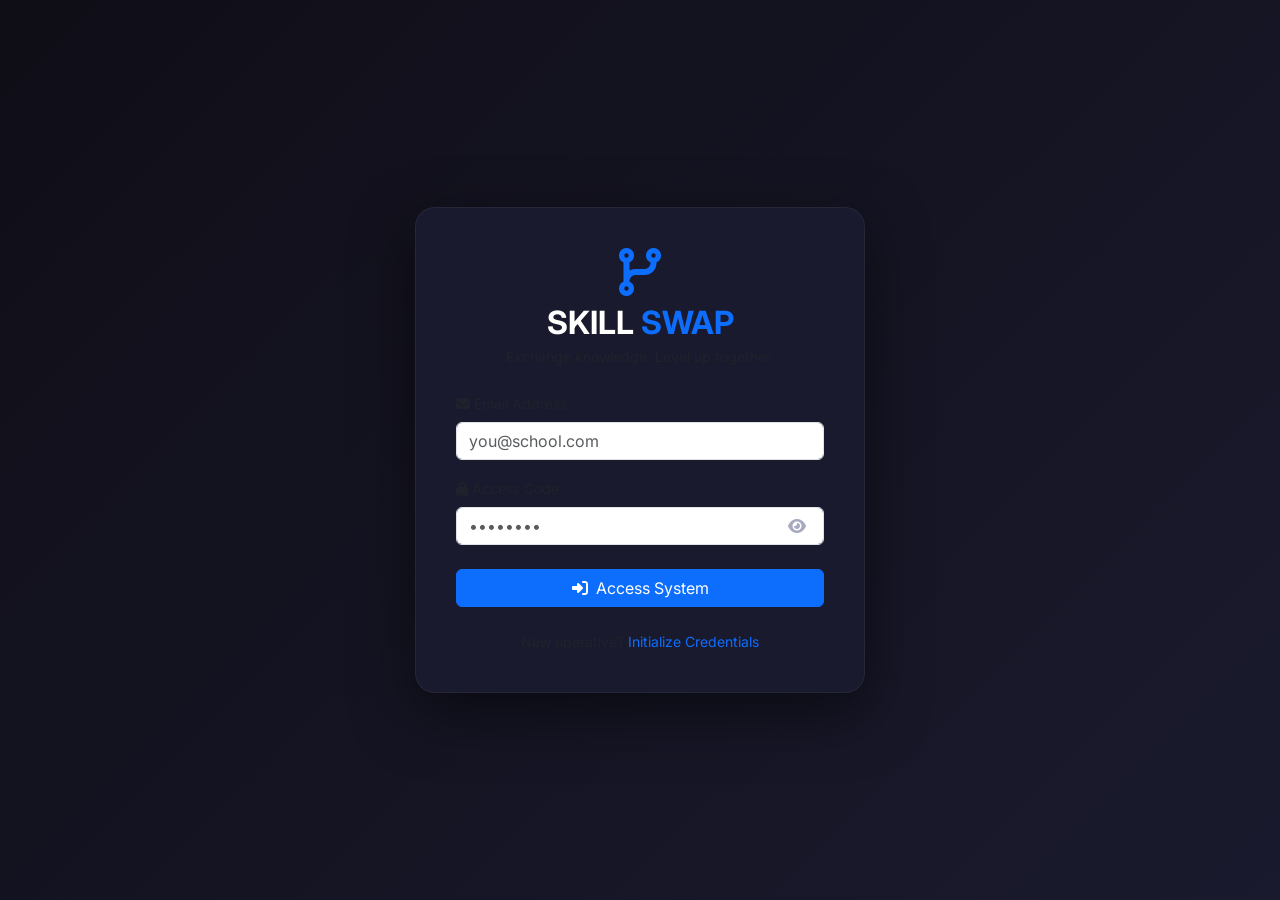
<file: Anirudh Skill swap/login.html>
<!--
Skill Swap Platform - Authentication (login.html)
Features: Login form, registration form, password toggle logic, API calls integration
-->
<!DOCTYPE html>
<html lang="en">
<head>
<meta charset="UTF-8">
<meta name="viewport" content="width=device-width, initial-scale=1.0">
<title>Skill Swap - Access System</title>
<!-- Bootstrap 5 CSS (Frontend styling layout framework) -->
<link href="https://cdn.jsdelivr.net/npm/bootstrap@5.3.0/dist/css/bootstrap.min.css" rel="stylesheet">
<!-- Font Awesome 6 Icons (Icons pack) -->
<link rel="stylesheet" href="https://cdnjs.cloudflare.com/ajax/libs/font-awesome/6.4.0/css/all.min.css">
<!-- Google Font: Inter (Modern aesthetic typography) -->
<link href="https://fonts.googleapis.com/css2?family=Inter:wght@300;400;600;700;800;900&display=swap" rel="stylesheet">
<!-- Main Custom Theme CSS -->
<link rel="stylesheet" href="css/style.css">
<style>
/* Custom CSS adjustments to support the dark theme layout */
.login-wrapper {
min-height: 100vh;
display: flex;
align-items: center;
justify-content: center;
background: linear-gradient(135deg, #0f0e17 0%, #1a1a2e 100%);
padding: 20px;
}
.login-card {
background: var(--bg-card);
border-radius: 20px;
padding: 40px;
max-width: 450px;
width: 100%;
border: 1px solid rgba(255, 255, 255, 0.05);
box-shadow: 0 20px 60px rgba(0, 0, 0, 0.5);
}
.password-toggle { position: relative; }
.password-toggle .toggle-eye {
position: absolute;
right: 12px;
top: 50%;
transform: translateY(-50%);
cursor: pointer;
color: var(--text-muted);
background: none;
border: none;
}
#signupForm { display: none; } /* Hide register card on initial load */
</style>
</head>
<body>
<div class="login-wrapper">
<div class="login-card">
<!-- Title Header section -->
<div class="text-center mb-4">
<i class="fas fa-code-branch fa-3x mb-2 text-primary"></i>
<h2 class="fw-bold m-0">SKILL <span class="text-primary">SWAP</span></h2>
<p class="text-muted small mt-1">Exchange knowledge. Level up together.</p>
</div>
<!-- A. LOGIN PANEL -->
 <div id="loginForm">
<form onsubmit="handleLogin(event)">
<div class="mb-3">
<label class="form-label text-muted small"><i class="fas fa-envelope me-1"></i>Email Address</label>
<input type="email" class="form-control" id="loginEmail" placeholder="you@school.com" required>
</div>
<div class="mb-3">
<label class="form-label text-muted small"><i class="fas fa-lock me-1"></i>Access Code</label>
<div class="password-toggle">
<input type="password" class="form-control" id="loginPassword" placeholder="••••••••" required>
<button type="button" class="toggle-eye" onclick="togglePassword('loginPassword')">
<i class="fas fa-eye"></i>
</button>
</div>
</div>
<button type="submit" class="btn btn-primary w-100 mt-2" id="loginBtn">
<i class="fas fa-sign-in-alt me-1"></i> Access System
</button>
<div class="alert alert-danger mt-3 py-2 px-3 small text-center" id="loginError" style="display: none;"></div>
</form>
<div class="text-center mt-4 small text-muted">
New operative? <a href="#" onclick="showSignup()" class="text-primary text-decoration-none">Initialize Credentials</a>
</div>
</div>
<!-- B. REGISTRATION PANEL (Hidden initially) -->
<div id="signupForm">
<form onsubmit="handleSignup(event)">
<div class="mb-3">
<label class="form-label text-muted small"><i class="fas fa-user me-1"></i>Full Name</label>
<input type="text" class="form-control" id="signupName" placeholder="Agent Smith" required>
</div>
<div class="mb-3">
<label class="form-label text-muted small"><i class="fas fa-envelope me-1"></i>School Email</label>
<input type="email" class="form-control" id="signupEmail" placeholder="agent@school.com" required>
</div>
<div class="mb-3">
<label class="form-label text-muted small"><i class="fas fa-lock me-1"></i>Create Access Code</label>
<div class="password-toggle">
<input type="password" class="form-control" id="signupPassword" placeholder="Minimum 6 characters" required minlength="6">
<button type="button" class="toggle-eye" onclick="togglePassword('signupPassword')">
<i class="fas fa-eye"></i>
</button>
</div>
</div>
<div class="mb-3">
<label class="form-label text-muted small"><i class="fas fa-graduation-cap me-1"></i>Primary Skill (Offered)</label>
<input type="text" class="form-control" id="signupSkillsOffer" placeholder="e.g. Python Programming" required>
</div>
<div class="mb-3">
<label class="form-label text-muted small"><i class="fas fa-brain me-1"></i>Target Skill (Wanted)</label>
<input type="text" class="form-control" id="signupSkillsWant" placeholder="e.g. Graphic Design" required>
</div>
<button type="submit" class="btn btn-success w-100 mt-2" id="signupBtn">
<i class="fas fa-user-plus me-1"></i> Deploy Agent
</button>
<div class="alert alert-danger mt-3 py-2 px-3 small text-center" id="signupError" style="display: none;"></div>
<div class="alert alert-success mt-3 py-2 px-3 small text-center" id="signupSuccess" style="display: none;"></div>
</form>
<div class="text-center mt-4 small text-muted">
Already authorized? <a href="#" onclick="showLogin()" class="text-primary text-decoration-none">Return to Access</a>
</div>
</div>
</div>
</div>
<!-- JS Scripts Import -->
<script src="https://cdn.jsdelivr.net/npm/bootstrap@5.3.0/dist/js/bootstrap.bundle.min.js"></script>
<script src="js/db.js"></script>
<script>
// Toggles visibility of input field values
function togglePassword(inputId) {
const input = document.getElementById(inputId);
const icon = input.parentElement.querySelector('.toggle-eye i');
if (input.type === 'password') {
input.type = 'text';
icon.className = 'fas fa-eye-slash';
} else {
input.type = 'password';
icon.className = 'fas fa-eye';
}
}
// Interactive panel togglers
function showSignup() {
document.getElementById('loginForm').style.display = 'none';
document.getElementById('signupForm').style.display = 'block';
}
function showLogin() {
document.getElementById('loginForm').style.display = 'block';
document.getElementById('signupForm').style.display = 'none';
}
// Submits login requests to database via the API client wrapper
async function handleLogin(event) {
event.preventDefault(); // Prevents page reload
const email = document.getElementById('loginEmail').value.trim();
const password = document.getElementById('loginPassword').value;
const errorEl = document.getElementById('loginError');
const btn = document.getElementById('loginBtn');
errorEl.style.display = 'none';
btn.innerHTML = '<i class="fas fa-spinner fa-spin me-1"></i> Authenticating...';
btn.disabled = true;
try {
const result = await SkillSwapDB.login(email, password);
if (result.success) {
// Save session state to browser's LocalStorage
localStorage.setItem('currentUser', JSON.stringify(result.user));
btn.innerHTML = '<i class="fas fa-check me-1"></i> Authorized!';
setTimeout(() => { window.location.href = 'dashboard.html'; }, 600);
}
} catch (error) {
errorEl.textContent = error.message;
errorEl.style.display = 'block';
btn.innerHTML = '<i class="fas fa-sign-in-alt me-1"></i> Access System';
btn.disabled = false;
}
}
// Handles user signup
async function handleSignup(event) {
event.preventDefault(); // Prevents page reload
const name = document.getElementById('signupName').value.trim();
const email = document.getElementById('signupEmail').value.trim();
const password = document.getElementById('signupPassword').value;
const skillsOffered = [document.getElementById('signupSkillsOffer').value.trim()];
const skillsWanted = [document.getElementById('signupSkillsWant').value.trim()];
const errorEl = document.getElementById('signupError');
const successEl = document.getElementById('signupSuccess');
const btn = document.getElementById('signupBtn');
errorEl.style.display = 'none';
successEl.style.display = 'none';
btn.innerHTML = '<i class="fas fa-spinner fa-spin me-1"></i> Deploying...';
btn.disabled = true;
try {
const result = await SkillSwapDB.signup(name, email, password, skillsOffered, skillsWanted);
if (result.success) {
localStorage.setItem('currentUser', JSON.stringify(result.user));
successEl.textContent = 'Account created successfully! Redirecting...';
successEl.style.display = 'block';
btn.innerHTML = '<i class="fas fa-check-circle me-1"></i> Deployed!';
setTimeout(() => { window.location.href = 'dashboard.html'; }, 800);
}
} catch (error) {
errorEl.textContent = error.message;
errorEl.style.display = 'block';
btn.innerHTML = '<i class="fas fa-user-plus me-1"></i> Deploy Agent';
btn.disabled = false;
}
}
</script>
</body>
</html>
</file>
<file: Anirudh Skill swap/css/style.css>
/* ============================================================
SKILL SWAP PLATFORM - Main CSS File
File path: css/style.css
============================================================ */
/* Global Theme variables */
:root {
--primary: #4361ee;
--primary-dark: #3a56d4;
--secondary: #7209b7;
--success: #4cc9f0;
--danger: #f72585;
--warning: #f8961e;
--dark: #0b090a;
--light: #f8961e;
--text-light: #fffffe;
--text-muted: #a7a9be;
/* Gaming HUD dark colors */
--bg-dark: #0f0e17;
--bg-card: #1a1a2e;
--bg-card-hover: #2a2a3e;
/* Neon glow shadows */
--shadow-glow: 0 0 25px rgba(67, 97, 238, 0.15);
--shadow-card: 0 8px 32px rgba(0, 0, 0, 0.35);
--border-glow: 0 0 15px rgba(67, 97, 238, 0.2);
}
body {
font-family: 'Inter', sans-serif;
background-color: var(--bg-dark);
color: var(--text-light);
margin: 0;
}
/* Card layout redesign overrides */
.card {
background: var(--bg-card) !important;
border: 1px solid rgba(255, 255, 255, 0.05) !important;
border-radius: 12px !important;
box-shadow: var(--shadow-card) !important;
transition: all 0.3s ease !important;
}
.card:hover {
transform: translateY(-3px);
border-color: rgba(67, 97, 238, 0.25) !important;
box-shadow: var(--shadow-glow) !important;
}
.card-header {
background: rgba(255, 255, 255, 0.02) !important;
border-bottom: 1px solid rgba(255, 255, 255, 0.05) !important;
font-weight: 700;
color: var(--text-light);
font-size: 0.95rem;
}
/* Gamified custom HUD badges */
.rank-badge {
display: inline-flex;
align-items: center;
gap: 6px;
padding: 5px 12px;
border-radius: 20px;
font-weight: 700;
font-size: 0.8rem;
text-transform: uppercase;
}
.rank-iron { background: #2d2d2d; color: #a7a9be; }
.rank-bronze { background: #4a3728; color: #cd7f32; }
.rank-silver { background: #3a3a4a; color: #e2e8f0; }
.rank-gold { background: #4a3a1a; color: #eab308; }
.rank-platinum { background: #1a3a4a; color: #06b6d4; }
.rank-radiant { background: #4a1a2a; color: #f72585; }
.coin-display {
display: inline-flex;
align-items: center;
gap: 5px;
padding: 4px 12px;
background: rgba(255, 180, 0, 0.08);
border-radius: 20px;
color: #ffb400;
font-weight: 700;
font-size: 0.8rem;
}
/* Custom experience bar */
.progress-custom {
height: 8px;
background: rgba(255, 255, 255, 0.08);
border-radius: 10px;
overflow: hidden;
}
.progress-custom .progress-bar {
background: linear-gradient(90deg, var(--primary), var(--secondary));
border-radius: 10px;
transition: width 0.6s ease;
}
/* Skill Tags indicators */
.skill-tag {
display: inline-block;
padding: 3px 12px;
border-radius: 15px;
font-size: 0.75rem;
font-weight: 600;
margin: 3px;
}
.skill-tag.offer { background: rgba(76, 201, 240, 0.1); border: 1px solid rgba(76, 201, 240, 0.2); color: #4cc9f0; }
.skill-tag.want { background: rgba(247, 37, 133, 0.1); border: 1px solid rgba(247, 37, 133, 0.2); color: #f72585; }
</file>
